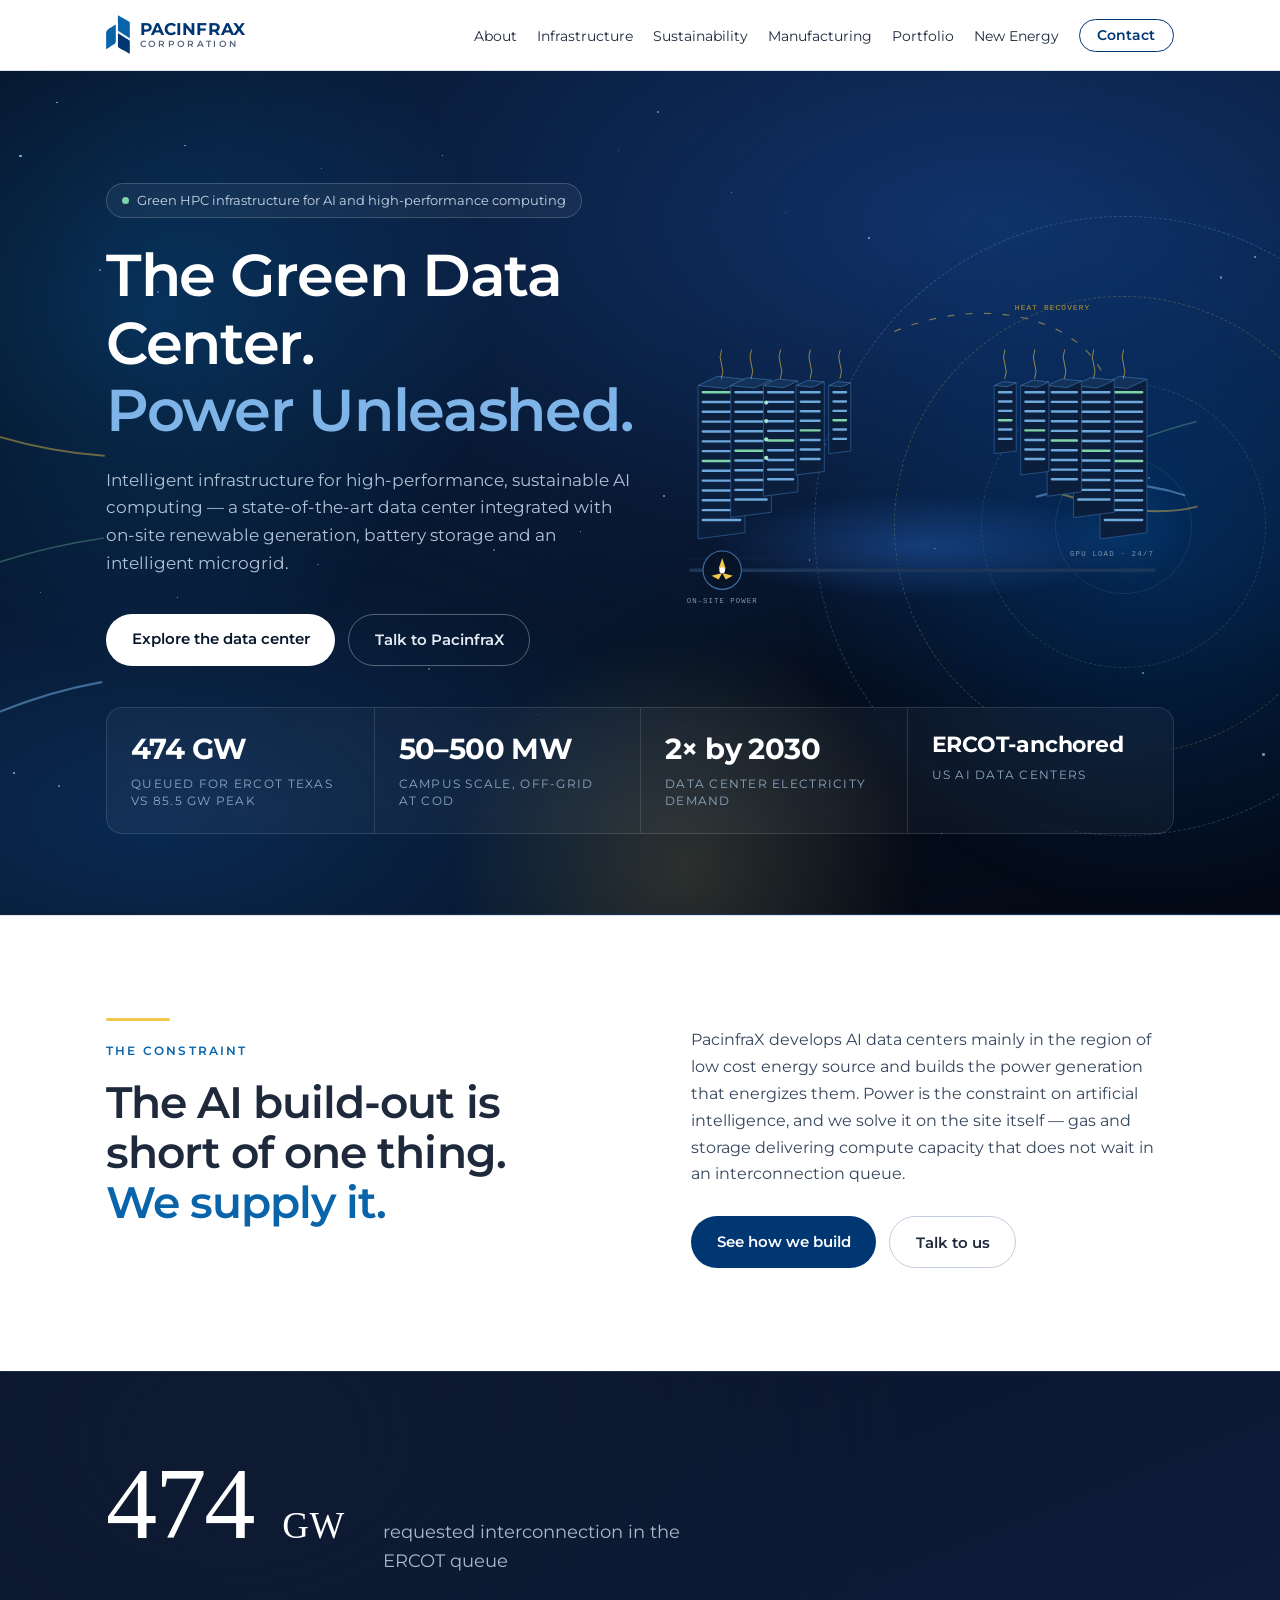
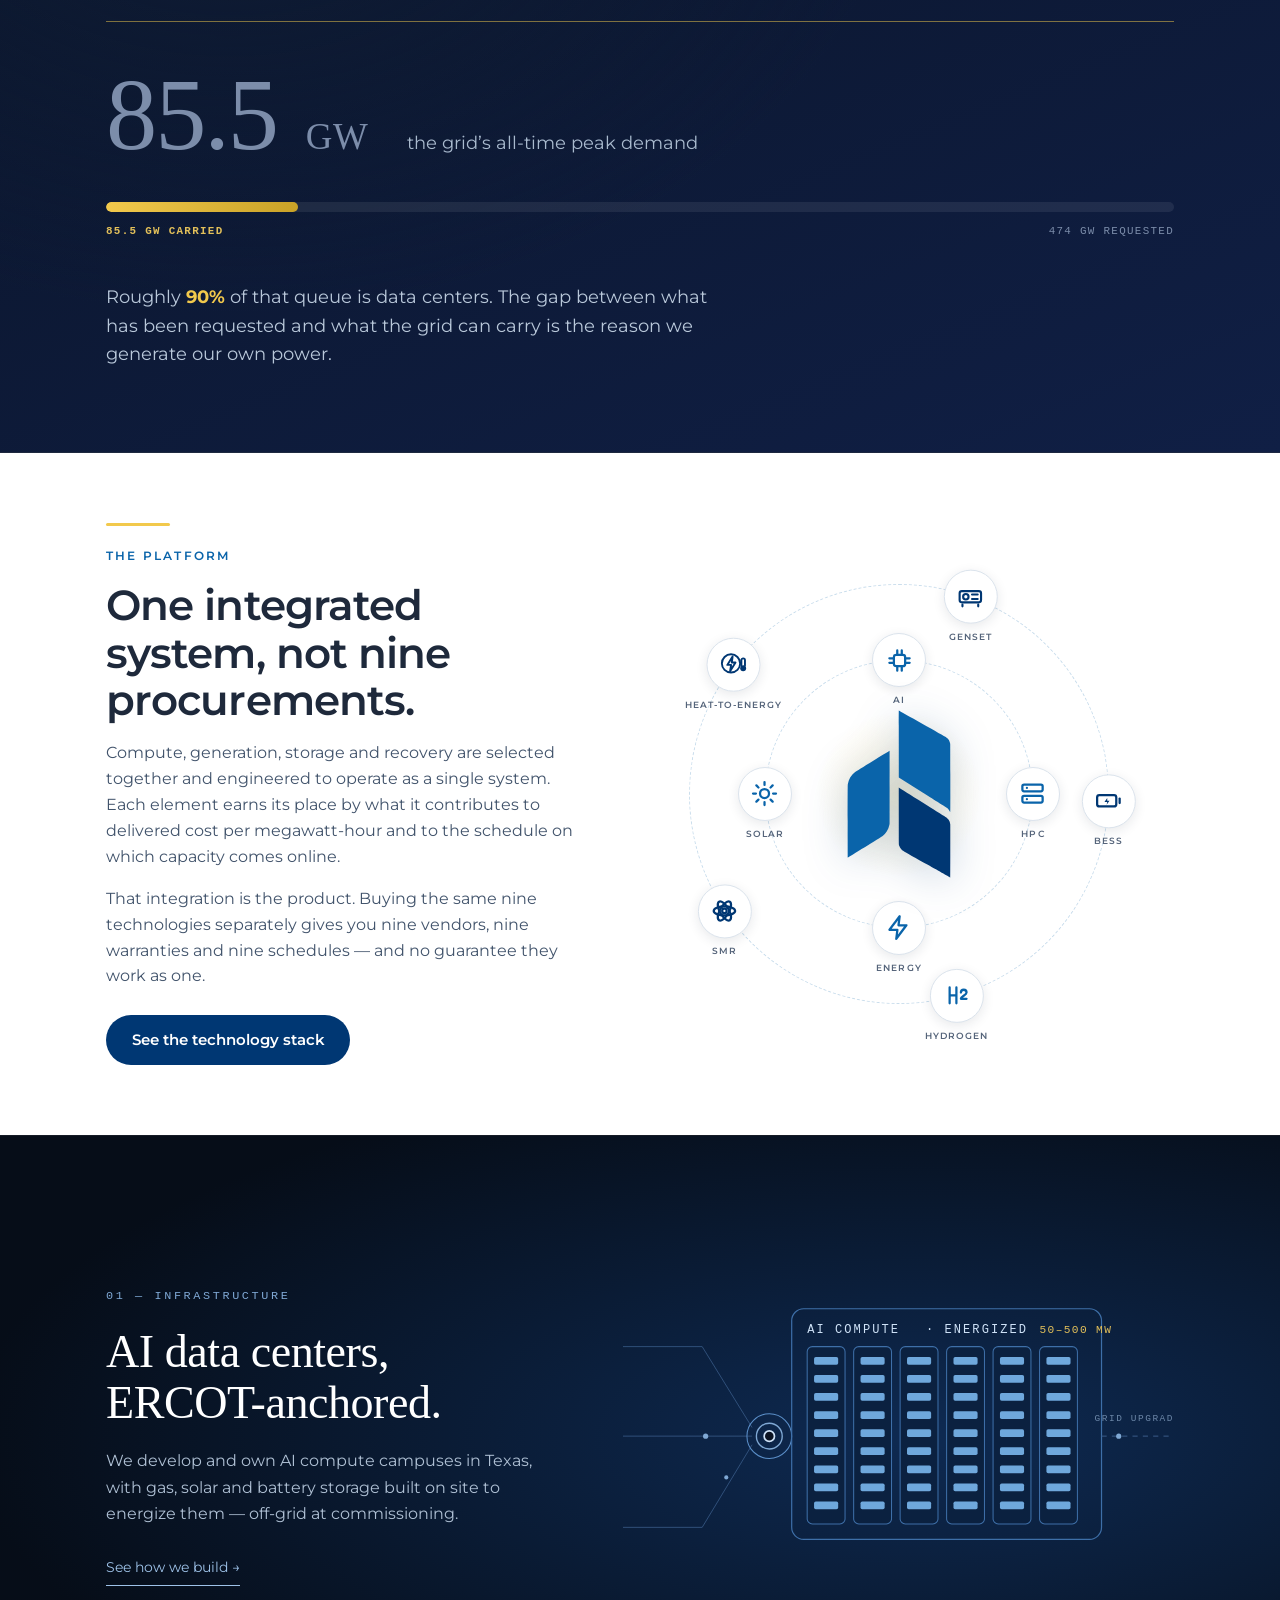
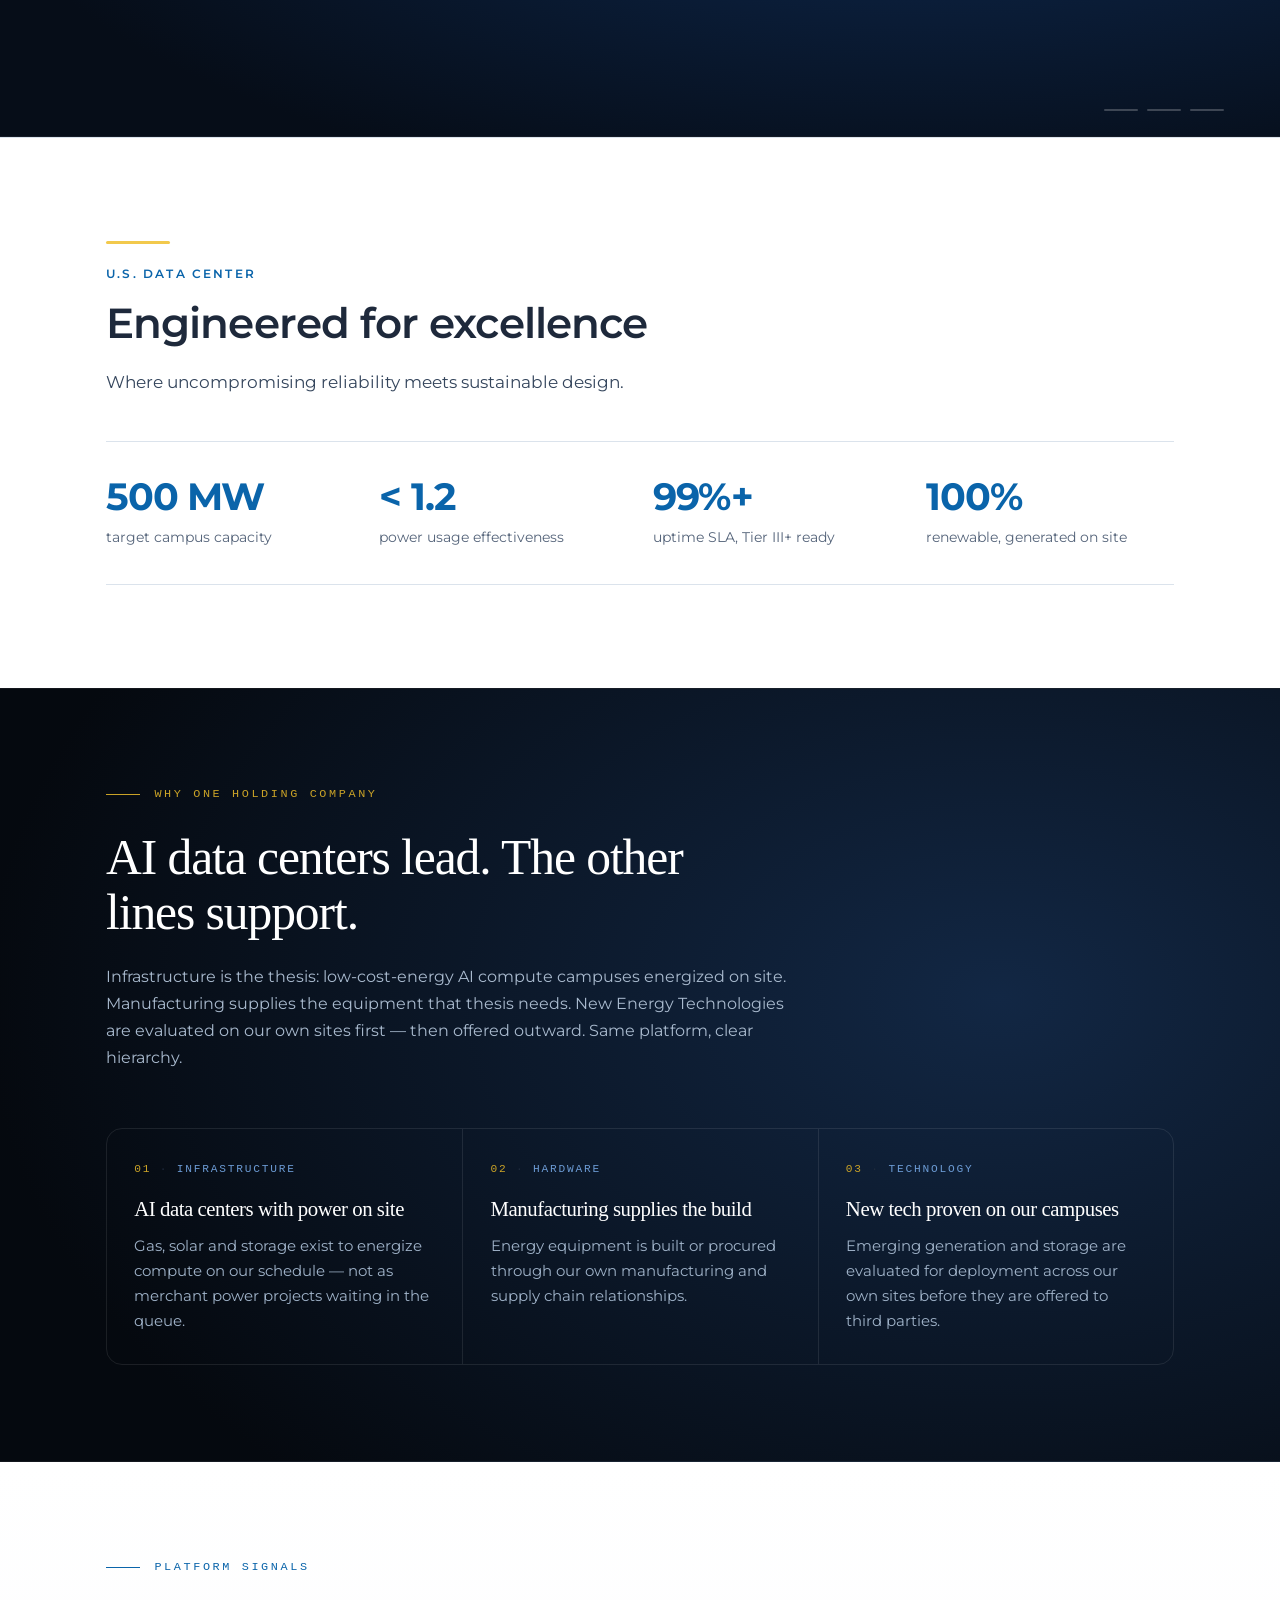
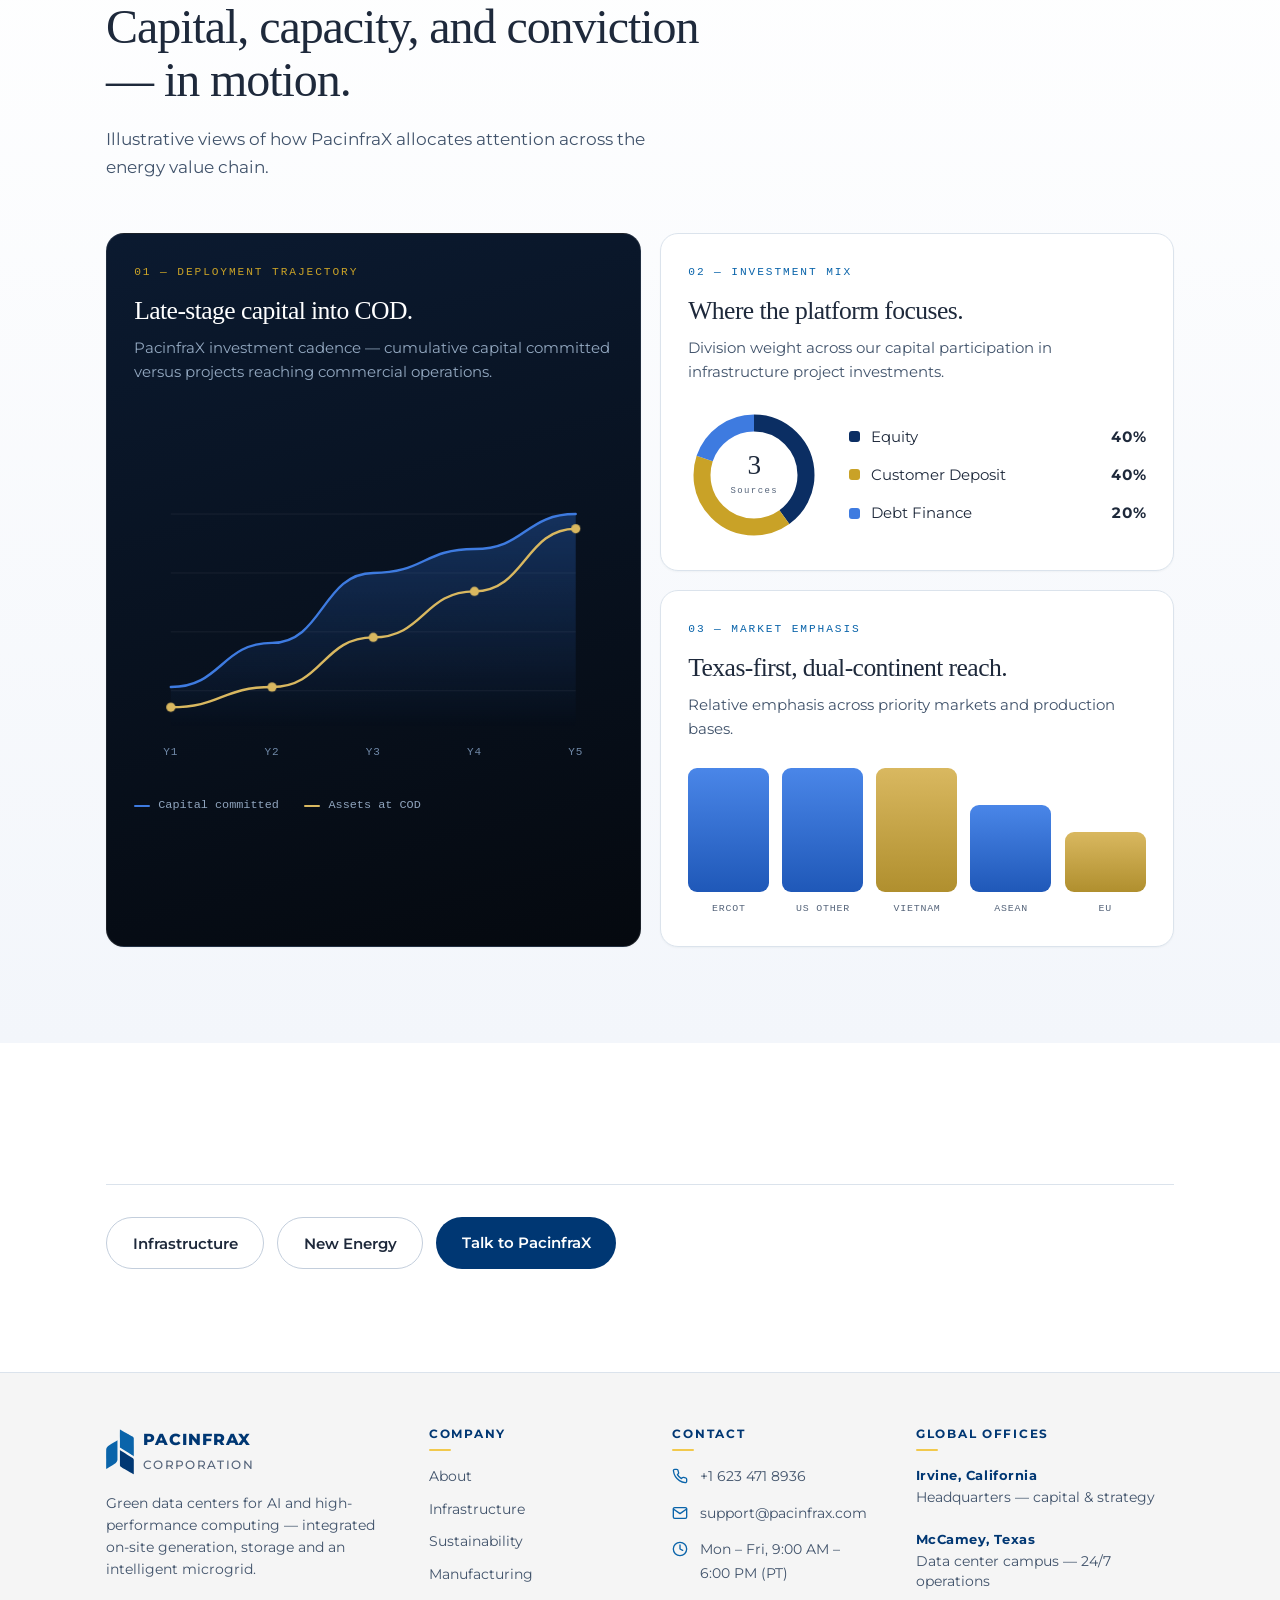
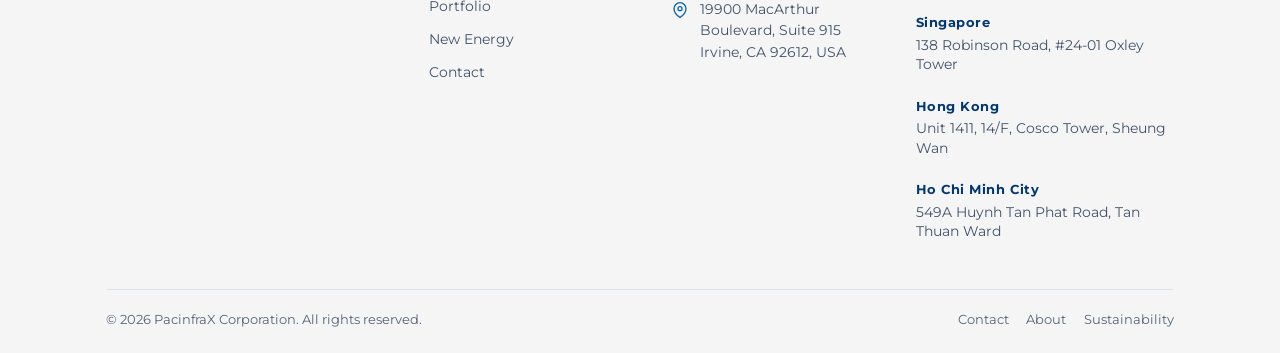
<file: index.html>
<!DOCTYPE html>
<html lang="en">
<head>
  <meta charset="utf-8">
  <meta name="viewport" content="width=device-width, initial-scale=1">
  <meta name="color-scheme" content="light">
  <meta name="theme-color" content="#003773">

  <title>PacinfraX Corporation — The Green Data Center, Power Unleashed.</title>
  <meta name="description" content="Intelligent infrastructure for high-performance, sustainable AI computing. A green data center integrated with on-site renewable generation, battery storage and an intelligent microgrid.">

  <link rel="icon" href="data:image/svg+xml,%3Csvg xmlns='http://www.w3.org/2000/svg' viewBox='0 0 48 48'%3E%3Crect width='48' height='48' rx='10' fill='%23FFFFFF'/%3E%3Cpath d='M20 8 8 15v18l12-7z' fill='%230A64AA'/%3E%3Cpath d='M28 8v18l12 7V15z' fill='%230A64AA'/%3E%3Cpath d='M28 28v12l12 7V35z' fill='%23003773'/%3E%3C/svg%3E">
  <link rel="preconnect" href="https://fonts.googleapis.com">
  <link rel="preconnect" href="https://fonts.gstatic.com" crossorigin>
  <link href="https://fonts.googleapis.com/css2?family=Montserrat:wght@400;500;600;700;800&display=swap" rel="stylesheet">
  <link rel="stylesheet" href="styles.css">
</head>

<body>

<!-- ═══ SITE NAVIGATION ════════════════════════════════════════════════
     The drawer is a checkbox + label. No JavaScript opens or closes it.
     ════════════════════════════════════════════════════════════════════ -->
<nav class="site-nav">
  <input type="checkbox" id="nav-toggle" class="nav-toggle" aria-label="Open navigation menu">

  <div class="wrap">
    <a class="brand" href="index.html">
      <svg viewBox="0 0 1264 2046" width="30" height="49" aria-hidden="true"><path fill="#0A64AA" d="M8.26,1354.25C8.52,935.13 8.63,911.96 10.32,902.00C20.80,840.54 50.66,790.71 98.43,754.98C105.84,749.44 515.99,496.00 517.55,496.00C517.81,496.00 517.90,695.91 517.76,940.25L517.50,1384.50L515.21,1396.00C503.65,1454.18 473.91,1502.65 429.50,1535.69C421.38,1541.73 10.11,1796.00 8.46,1796.00C8.19,1796.00 8.10,1597.21 8.26,1354.25ZM1254.14,1245.00C1248.78,1227.35 1231.68,1203.67 1214.29,1189.83C1210.80,1187.06 1077.80,1103.21 918.73,1003.49L629.50,822.19L629.25,415.10C629.11,191.19 629.17,8.00 629.39,8.00C630.38,8.00 1198.20,328.75 1203.50,332.30C1206.80,334.51 1214.06,340.86 1219.63,346.41C1237.31,364.03 1247.90,383.48 1253.72,409.03C1255.30,415.97 1255.44,442.14 1255.72,781.00C1256.09,1225.00 1256.00,1251.14 1254.14,1245.00Z"/><path fill="#003773" d="M970.58,1877.49C814.42,1789.32 683.35,1714.82 679.32,1711.94C659.83,1698.00 642.95,1674.69 635.17,1651.00C629.09,1632.47 629.61,1664.38 629.28,1287.24L628.98,943.97L637.24,949.14C742.50,1014.97 1199.19,1301.41 1203.50,1304.30C1212.73,1310.49 1228.94,1327.24 1235.59,1337.48C1245.78,1353.16 1252.65,1372.13 1254.96,1390.97C1256.18,1400.89 1256.46,2038.06 1255.25,2037.90C1254.84,2037.85 1126.73,1965.66 970.58,1877.49Z"/></svg>
      <span class="brand-text">
        <span class="brand-name">PACINFRAX</span>
        <i class="brand-suffix">CORPORATION</i>
      </span>
    </a>

    <ul class="nav-links">
        <li><a href="about.html">About</a></li>
        <li><a href="infrastructure.html">Infrastructure</a></li>
        <li><a href="sustainability.html">Sustainability</a></li>
        <li><a href="manufacturing.html">Manufacturing</a></li>
        <li><a href="portfolio.html">Portfolio</a></li>
        <li><a href="new-energy.html">New Energy</a></li>
        <li><a class="nav-cta" href="contact.html">Contact</a></li>
    </ul>

    <label class="nav-burger" for="nav-toggle" aria-hidden="true"><span></span></label>
  </div>

  <div class="nav-drawer" id="nav-drawer">
    <div class="nav-drawer-inner">
        <a href="index.html" class="is-active">Home</a>
        <a href="about.html">About</a>
        <a href="infrastructure.html">Infrastructure</a>
        <a href="sustainability.html">Sustainability</a>
        <a href="manufacturing.html">Manufacturing</a>
        <a href="portfolio.html">Portfolio</a>
        <a href="new-energy.html">New Energy</a>
        <a class="is-cta" href="contact.html">Contact</a>
    </div>
  </div>
</nav>


<!-- ═══ HERO ═══════════════════════════════════════════════════════════ -->
<section class="hero" id="top">
    <div class="sky" aria-hidden="true">
      <div class="sky-stars"><i style="left:45.3%;top:54.6%;width:1.5px;height:1.5px;animation-delay:2.3s;opacity:0.93"></i><i style="left:19.6%;top:77.6%;width:1.5px;height:1.5px;animation-delay:3.1s;opacity:0.90"></i><i style="left:10.2%;top:30.5%;width:1px;height:1px;animation-delay:2.7s;opacity:0.95"></i><i style="left:63.2%;top:58.0%;width:1.5px;height:1.5px;animation-delay:4.8s;opacity:0.83"></i><i style="left:61.3%;top:16.8%;width:1px;height:1px;animation-delay:4.2s;opacity:0.53"></i><i style="left:4.5%;top:84.7%;width:2px;height:2px;animation-delay:0.2s;opacity:0.73"></i><i style="left:44.2%;top:81.2%;width:2px;height:2px;animation-delay:1.2s;opacity:0.65"></i><i style="left:1.5%;top:10.0%;width:2.5px;height:2.5px;animation-delay:1.4s;opacity:1.00"></i><i style="left:98.6%;top:81.0%;width:2.5px;height:2.5px;animation-delay:1.3s;opacity:0.88"></i><i style="left:51.3%;top:4.8%;width:2px;height:2px;animation-delay:3.8s;opacity:0.70"></i><i style="left:84.0%;top:38.3%;width:1px;height:1px;animation-delay:4.2s;opacity:0.50"></i><i style="left:21.6%;top:87.6%;width:1.5px;height:1.5px;animation-delay:1.9s;opacity:0.85"></i><i style="left:42.1%;top:55.2%;width:1px;height:1px;animation-delay:3.9s;opacity:0.63"></i><i style="left:9.5%;top:33.3%;width:1.5px;height:1.5px;animation-delay:3.8s;opacity:0.56"></i><i style="left:25.1%;top:11.5%;width:1px;height:1px;animation-delay:2.3s;opacity:0.74"></i><i style="left:67.8%;top:19.7%;width:2px;height:2px;animation-delay:1.0s;opacity:0.87"></i><i style="left:13.8%;top:62.5%;width:1px;height:1px;animation-delay:2.0s;opacity:1.00"></i><i style="left:1.0%;top:83.2%;width:2px;height:2px;animation-delay:1.5s;opacity:0.94"></i><i style="left:21.6%;top:39.1%;width:2px;height:2px;animation-delay:3.2s;opacity:0.55"></i><i style="left:98.0%;top:22.0%;width:1.5px;height:1.5px;animation-delay:0.0s;opacity:0.81"></i><i style="left:82.4%;top:38.3%;width:1px;height:1px;animation-delay:0.5s;opacity:0.79"></i><i style="left:24.8%;top:58.5%;width:1.5px;height:1.5px;animation-delay:3.1s;opacity:0.56"></i><i style="left:58.6%;top:80.2%;width:1px;height:1px;animation-delay:4.3s;opacity:0.59"></i><i style="left:16.1%;top:87.4%;width:2px;height:2px;animation-delay:1.2s;opacity:0.59"></i><i style="left:73.5%;top:90.4%;width:1px;height:1px;animation-delay:3.4s;opacity:0.69"></i><i style="left:48.3%;top:9.4%;width:1px;height:1px;animation-delay:0.5s;opacity:0.52"></i><i style="left:95.3%;top:24.4%;width:2.5px;height:2.5px;animation-delay:2.0s;opacity:0.71"></i><i style="left:89.7%;top:48.2%;width:2px;height:2px;animation-delay:0.9s;opacity:0.86"></i><i style="left:7.7%;top:23.5%;width:2px;height:2px;animation-delay:3.3s;opacity:0.81"></i><i style="left:8.3%;top:22.0%;width:1px;height:1px;animation-delay:3.7s;opacity:0.53"></i><i style="left:41.3%;top:25.4%;width:1px;height:1px;animation-delay:0.9s;opacity:0.68"></i><i style="left:57.1%;top:14.4%;width:1.5px;height:1.5px;animation-delay:0.7s;opacity:0.73"></i><i style="left:33.4%;top:70.9%;width:2px;height:2px;animation-delay:2.9s;opacity:0.57"></i><i style="left:4.4%;top:3.7%;width:1.5px;height:1.5px;animation-delay:3.5s;opacity:0.98"></i><i style="left:3.1%;top:61.8%;width:1.5px;height:1.5px;animation-delay:0.3s;opacity:0.66"></i><i style="left:14.4%;top:8.8%;width:1.5px;height:1.5px;animation-delay:2.7s;opacity:0.87"></i><i style="left:89.2%;top:71.3%;width:2.5px;height:2.5px;animation-delay:0.6s;opacity:0.98"></i><i style="left:34.5%;top:10.0%;width:1.5px;height:1.5px;animation-delay:4.5s;opacity:0.94"></i><i style="left:41.9%;top:76.3%;width:1.5px;height:1.5px;animation-delay:2.9s;opacity:0.81"></i><i style="left:38.5%;top:56.8%;width:2px;height:2px;animation-delay:0.4s;opacity:0.55"></i><i style="left:12.3%;top:26.2%;width:1.5px;height:1.5px;animation-delay:3.6s;opacity:0.69"></i><i style="left:73.0%;top:56.6%;width:1.5px;height:1.5px;animation-delay:2.3s;opacity:0.77"></i><i style="left:51.8%;top:50.4%;width:1.5px;height:1.5px;animation-delay:3.0s;opacity:0.74"></i><i style="left:23.6%;top:67.6%;width:1.5px;height:1.5px;animation-delay:3.9s;opacity:0.83"></i></div>
      <span class="sky-blob b1"></span>
      <span class="sky-blob b2"></span>
      <span class="sky-blob b3"></span>
      <div class="sky-rings"><i></i><i></i><i></i><i></i></div>
      <div class="sky-arc">
        <svg viewBox="0 0 1200 600" preserveAspectRatio="none">
          <path d="M-40 470 C240 360 460 520 760 380 S1120 300 1240 360"
                stroke="#6FA8DC" stroke-width="1.6" opacity=".55"/>
          <path d="M-40 250 C260 340 520 150 820 250 S1140 320 1240 240"
                stroke="#F2C94C" stroke-width="1.4" opacity=".42"
                style="animation-delay:-3s;animation-duration:11s"/>
          <path d="M-40 360 C300 260 540 430 880 320 S1160 240 1240 300"
                stroke="#7FD4A8" stroke-width="1.2" opacity=".32"
                style="animation-delay:-6s;animation-duration:13s"/>
        </svg>
      </div>
    </div>
  <div class="wrap hero-grid">
   <div class="hero-copy">

    <div class="tagline-pill">
      <span class="dot"></span> Green HPC infrastructure for AI and high-performance computing
    </div>

    <h1>The Green Data Center.
      <span class="text-blue" style="white-space:nowrap">Power Unleashed.</span></h1>

    <p class="lead">Intelligent infrastructure for high-performance, sustainable AI computing —
      a state-of-the-art data center integrated with on-site renewable generation, battery
      storage and an intelligent microgrid.</p>

    <div class="btn-row">
      <a class="btn btn-primary"   href="infrastructure.html">Explore the data center</a>
      <a class="btn btn-secondary" href="contact.html">Talk to PacinfraX</a>
    </div>

   </div>
   <div class="hero-dc"><svg viewBox="0 0 680 560" xmlns="http://www.w3.org/2000/svg"
     role="img" aria-label="An AI data center hall: on-site generation feeds a power spine into racks under load, with waste heat recovered back to the turbine">
  <defs>
    <radialGradient id="dcFloor" cx="50%" cy="50%">
      <stop offset="0" stop-color="#2E6FD4" stop-opacity=".38"/>
      <stop offset="1" stop-color="#2E6FD4" stop-opacity="0"/>
    </radialGradient>
    <linearGradient id="dcSpine" x1="0" y1="0" x2="1" y2="0">
      <stop offset="0"  stop-color="#F2C94C"/>
      <stop offset="1"  stop-color="#6FA8DC"/>
    </linearGradient>
  </defs>

  <!-- floor plane -->
  <ellipse class="dc-glow" cx="340" cy="452" rx="300" ry="76" fill="url(#dcFloor)"/>
  <path d="M10 470 H670" stroke="#1D3556" stroke-width="1" opacity="0.55"/><path d="M83 417 H597" stroke="#1D3556" stroke-width="1" opacity="0.47"/><path d="M155 364 H525" stroke="#1D3556" stroke-width="1" opacity="0.40"/><path d="M221 316 H459" stroke="#1D3556" stroke-width="1" opacity="0.33"/><path d="M281 273 H399" stroke="#1D3556" stroke-width="1" opacity="0.26"/>

  <!-- heat recovery loop: hall tops back to the turbine -->
  <path class="dc-loop" d="M300 150 C430 96 560 132 596 214 C620 272 590 330 540 356"
        stroke="#F2C94C" stroke-width="1.6" fill="none" opacity=".5"/>
  <text x="470" y="120" font-family="ui-monospace,Menlo,monospace" font-size="11"
        letter-spacing="1.6" fill="#B99433">HEAT RECOVERY</text>

  <!-- halls -->
  <g><path d="M590.0 442.0 L590.0 226.0 L656.0 217.2 L656.0 433.2 Z" fill="#0B1F3C" stroke="#2F5B92" stroke-width="1.1"/><path d="M590.0 226.0 L617.7 213.0 L656.0 217.2 L628.3 230.2 Z" fill="#123259" stroke="#3E6FA8" stroke-width="1"/><rect class="dc-led" x="595.0" y="233.7" width="56.0" height="3.4" rx="1.6" fill="#7FD4A8" style="animation-delay:0.90s;animation-duration:2.3s"/><rect class="dc-led" x="595.0" y="247.5" width="56.0" height="3.4" rx="1.6" fill="#6FA8DC" style="animation-delay:1.01s;animation-duration:2.3s"/><rect class="dc-led" x="595.0" y="261.3" width="56.0" height="3.4" rx="1.6" fill="#6FA8DC" style="animation-delay:1.12s;animation-duration:2.3s"/><rect class="dc-led" x="595.0" y="275.2" width="56.0" height="3.4" rx="1.6" fill="#6FA8DC" style="animation-delay:1.23s;animation-duration:2.3s"/><rect class="dc-led" x="595.0" y="289.0" width="56.0" height="3.4" rx="1.6" fill="#6FA8DC" style="animation-delay:1.34s;animation-duration:2.3s"/><rect class="dc-led" x="595.0" y="302.9" width="56.0" height="3.4" rx="1.6" fill="#6FA8DC" style="animation-delay:1.45s;animation-duration:2.3s"/><rect class="dc-led" x="595.0" y="316.7" width="56.0" height="3.4" rx="1.6" fill="#6FA8DC" style="animation-delay:1.56s;animation-duration:2.3s"/><rect class="dc-led" x="595.0" y="330.5" width="56.0" height="3.4" rx="1.6" fill="#7FD4A8" style="animation-delay:1.67s;animation-duration:2.3s"/><rect class="dc-led" x="595.0" y="344.4" width="56.0" height="3.4" rx="1.6" fill="#6FA8DC" style="animation-delay:1.78s;animation-duration:2.3s"/><rect class="dc-led" x="595.0" y="358.2" width="56.0" height="3.4" rx="1.6" fill="#6FA8DC" style="animation-delay:1.89s;animation-duration:2.3s"/><rect class="dc-led" x="595.0" y="372.1" width="56.0" height="3.4" rx="1.6" fill="#6FA8DC" style="animation-delay:2.00s;animation-duration:2.3s"/><rect class="dc-led" x="595.0" y="385.9" width="56.0" height="3.4" rx="1.6" fill="#6FA8DC" style="animation-delay:2.11s;animation-duration:2.3s"/><rect class="dc-led" x="595.0" y="399.7" width="56.0" height="3.4" rx="1.6" fill="#6FA8DC" style="animation-delay:2.22s;animation-duration:2.3s"/><rect class="dc-led" x="595.0" y="413.6" width="56.0" height="3.4" rx="1.6" fill="#6FA8DC" style="animation-delay:0.03s;animation-duration:2.3s"/><path d="M552.75 412.0 L552.75 226.0 L610.0 218.4 L610.0 404.4 Z" fill="#0B1F3C" stroke="#2F5B92" stroke-width="1.1"/><path d="M552.75 226.0 L576.8 214.9 L610.0 218.4 L586.0 229.6 Z" fill="#123259" stroke="#3E6FA8" stroke-width="1"/><rect class="dc-led" x="557.75" y="233.7" width="47.2" height="3.4" rx="1.6" fill="#6FA8DC" style="animation-delay:1.27s;animation-duration:2.8s"/><rect class="dc-led" x="557.75" y="247.4" width="47.2" height="3.4" rx="1.6" fill="#6FA8DC" style="animation-delay:1.38s;animation-duration:2.8s"/><rect class="dc-led" x="557.75" y="261.2" width="47.2" height="3.4" rx="1.6" fill="#6FA8DC" style="animation-delay:1.49s;animation-duration:2.8s"/><rect class="dc-led" x="557.75" y="274.9" width="47.2" height="3.4" rx="1.6" fill="#6FA8DC" style="animation-delay:1.60s;animation-duration:2.8s"/><rect class="dc-led" x="557.75" y="288.7" width="47.2" height="3.4" rx="1.6" fill="#6FA8DC" style="animation-delay:1.71s;animation-duration:2.8s"/><rect class="dc-led" x="557.75" y="302.4" width="47.2" height="3.4" rx="1.6" fill="#6FA8DC" style="animation-delay:1.82s;animation-duration:2.8s"/><rect class="dc-led" x="557.75" y="316.2" width="47.2" height="3.4" rx="1.6" fill="#7FD4A8" style="animation-delay:1.93s;animation-duration:2.8s"/><rect class="dc-led" x="557.75" y="329.9" width="47.2" height="3.4" rx="1.6" fill="#6FA8DC" style="animation-delay:2.04s;animation-duration:2.8s"/><rect class="dc-led" x="557.75" y="343.7" width="47.2" height="3.4" rx="1.6" fill="#6FA8DC" style="animation-delay:2.15s;animation-duration:2.8s"/><rect class="dc-led" x="557.75" y="357.4" width="47.2" height="3.4" rx="1.6" fill="#6FA8DC" style="animation-delay:2.26s;animation-duration:2.8s"/><rect class="dc-led" x="557.75" y="371.2" width="47.2" height="3.4" rx="1.6" fill="#6FA8DC" style="animation-delay:2.37s;animation-duration:2.8s"/><rect class="dc-led" x="557.75" y="384.9" width="47.2" height="3.4" rx="1.6" fill="#6FA8DC" style="animation-delay:2.48s;animation-duration:2.8s"/><path d="M515.5 382.0 L515.5 226.0 L564.0 219.7 L564.0 375.7 Z" fill="#0B1F3C" stroke="#2F5B92" stroke-width="1.1"/><path d="M515.5 226.0 L535.9 216.8 L564.0 219.7 L543.6 229.0 Z" fill="#123259" stroke="#3E6FA8" stroke-width="1"/><rect class="dc-led" x="520.5" y="233.7" width="38.5" height="3.4" rx="1.6" fill="#6FA8DC" style="animation-delay:1.64s;animation-duration:3.3s"/><rect class="dc-led" x="520.5" y="247.3" width="38.5" height="3.4" rx="1.6" fill="#6FA8DC" style="animation-delay:1.75s;animation-duration:3.3s"/><rect class="dc-led" x="520.5" y="260.9" width="38.5" height="3.4" rx="1.6" fill="#6FA8DC" style="animation-delay:1.86s;animation-duration:3.3s"/><rect class="dc-led" x="520.5" y="274.6" width="38.5" height="3.4" rx="1.6" fill="#6FA8DC" style="animation-delay:1.97s;animation-duration:3.3s"/><rect class="dc-led" x="520.5" y="288.2" width="38.5" height="3.4" rx="1.6" fill="#6FA8DC" style="animation-delay:2.08s;animation-duration:3.3s"/><rect class="dc-led" x="520.5" y="301.8" width="38.5" height="3.4" rx="1.6" fill="#7FD4A8" style="animation-delay:2.19s;animation-duration:3.3s"/><rect class="dc-led" x="520.5" y="315.4" width="38.5" height="3.4" rx="1.6" fill="#6FA8DC" style="animation-delay:2.30s;animation-duration:3.3s"/><rect class="dc-led" x="520.5" y="329.1" width="38.5" height="3.4" rx="1.6" fill="#6FA8DC" style="animation-delay:2.41s;animation-duration:3.3s"/><rect class="dc-led" x="520.5" y="342.7" width="38.5" height="3.4" rx="1.6" fill="#6FA8DC" style="animation-delay:2.52s;animation-duration:3.3s"/><rect class="dc-led" x="520.5" y="356.3" width="38.5" height="3.4" rx="1.6" fill="#6FA8DC" style="animation-delay:2.63s;animation-duration:3.3s"/><path d="M478.25 352.0 L478.25 226.0 L518.0 221.0 L518.0 347.0 Z" fill="#0B1F3C" stroke="#2F5B92" stroke-width="1.1"/><path d="M478.25 226.0 L494.9 218.6 L518.0 221.0 L501.3 228.4 Z" fill="#123259" stroke="#3E6FA8" stroke-width="1"/><rect class="dc-led" x="483.25" y="233.7" width="29.8" height="3.4" rx="1.6" fill="#6FA8DC" style="animation-delay:2.01s;animation-duration:2.3s"/><rect class="dc-led" x="483.25" y="247.1" width="29.8" height="3.4" rx="1.6" fill="#6FA8DC" style="animation-delay:2.12s;animation-duration:2.3s"/><rect class="dc-led" x="483.25" y="260.6" width="29.8" height="3.4" rx="1.6" fill="#6FA8DC" style="animation-delay:2.23s;animation-duration:2.3s"/><rect class="dc-led" x="483.25" y="274.0" width="29.8" height="3.4" rx="1.6" fill="#6FA8DC" style="animation-delay:0.04s;animation-duration:2.3s"/><rect class="dc-led" x="483.25" y="287.5" width="29.8" height="3.4" rx="1.6" fill="#7FD4A8" style="animation-delay:0.15s;animation-duration:2.3s"/><rect class="dc-led" x="483.25" y="300.9" width="29.8" height="3.4" rx="1.6" fill="#6FA8DC" style="animation-delay:0.26s;animation-duration:2.3s"/><rect class="dc-led" x="483.25" y="314.3" width="29.8" height="3.4" rx="1.6" fill="#6FA8DC" style="animation-delay:0.37s;animation-duration:2.3s"/><rect class="dc-led" x="483.25" y="327.8" width="29.8" height="3.4" rx="1.6" fill="#6FA8DC" style="animation-delay:0.48s;animation-duration:2.3s"/><path d="M441.0 322.0 L441.0 226.0 L472.0 222.3 L472.0 318.3 Z" fill="#0B1F3C" stroke="#2F5B92" stroke-width="1.1"/><path d="M441.0 226.0 L454.0 220.5 L472.0 222.3 L459.0 227.8 Z" fill="#123259" stroke="#3E6FA8" stroke-width="1"/><rect class="dc-led" x="446.0" y="233.7" width="21.0" height="3.4" rx="1.6" fill="#6FA8DC" style="animation-delay:2.38s;animation-duration:2.8s"/><rect class="dc-led" x="446.0" y="246.8" width="21.0" height="3.4" rx="1.6" fill="#6FA8DC" style="animation-delay:2.49s;animation-duration:2.8s"/><rect class="dc-led" x="446.0" y="260.0" width="21.0" height="3.4" rx="1.6" fill="#6FA8DC" style="animation-delay:2.60s;animation-duration:2.8s"/><rect class="dc-led" x="446.0" y="273.1" width="21.0" height="3.4" rx="1.6" fill="#7FD4A8" style="animation-delay:2.71s;animation-duration:2.8s"/><rect class="dc-led" x="446.0" y="286.2" width="21.0" height="3.4" rx="1.6" fill="#6FA8DC" style="animation-delay:0.02s;animation-duration:2.8s"/><rect class="dc-led" x="446.0" y="299.4" width="21.0" height="3.4" rx="1.6" fill="#6FA8DC" style="animation-delay:0.13s;animation-duration:2.8s"/></g>
  <g><path d="M24.0 442.0 L24.0 226.0 L90.0 217.2 L90.0 433.2 Z" fill="#0B1F3C" stroke="#2F5B92" stroke-width="1.1"/><path d="M24.0 226.0 L51.7 213.0 L90.0 217.2 L62.3 230.2 Z" fill="#123259" stroke="#3E6FA8" stroke-width="1"/><rect class="dc-led" x="29.0" y="233.7" width="56.0" height="3.4" rx="1.6" fill="#7FD4A8" style="animation-delay:0.00s;animation-duration:2.0s"/><rect class="dc-led" x="29.0" y="247.5" width="56.0" height="3.4" rx="1.6" fill="#6FA8DC" style="animation-delay:0.11s;animation-duration:2.0s"/><rect class="dc-led" x="29.0" y="261.3" width="56.0" height="3.4" rx="1.6" fill="#6FA8DC" style="animation-delay:0.22s;animation-duration:2.0s"/><rect class="dc-led" x="29.0" y="275.2" width="56.0" height="3.4" rx="1.6" fill="#6FA8DC" style="animation-delay:0.33s;animation-duration:2.0s"/><rect class="dc-led" x="29.0" y="289.0" width="56.0" height="3.4" rx="1.6" fill="#6FA8DC" style="animation-delay:0.44s;animation-duration:2.0s"/><rect class="dc-led" x="29.0" y="302.9" width="56.0" height="3.4" rx="1.6" fill="#6FA8DC" style="animation-delay:0.55s;animation-duration:2.0s"/><rect class="dc-led" x="29.0" y="316.7" width="56.0" height="3.4" rx="1.6" fill="#6FA8DC" style="animation-delay:0.66s;animation-duration:2.0s"/><rect class="dc-led" x="29.0" y="330.5" width="56.0" height="3.4" rx="1.6" fill="#7FD4A8" style="animation-delay:0.77s;animation-duration:2.0s"/><rect class="dc-led" x="29.0" y="344.4" width="56.0" height="3.4" rx="1.6" fill="#6FA8DC" style="animation-delay:0.88s;animation-duration:2.0s"/><rect class="dc-led" x="29.0" y="358.2" width="56.0" height="3.4" rx="1.6" fill="#6FA8DC" style="animation-delay:0.99s;animation-duration:2.0s"/><rect class="dc-led" x="29.0" y="372.1" width="56.0" height="3.4" rx="1.6" fill="#6FA8DC" style="animation-delay:1.10s;animation-duration:2.0s"/><rect class="dc-led" x="29.0" y="385.9" width="56.0" height="3.4" rx="1.6" fill="#6FA8DC" style="animation-delay:1.21s;animation-duration:2.0s"/><rect class="dc-led" x="29.0" y="399.7" width="56.0" height="3.4" rx="1.6" fill="#6FA8DC" style="animation-delay:1.32s;animation-duration:2.0s"/><rect class="dc-led" x="29.0" y="413.6" width="56.0" height="3.4" rx="1.6" fill="#6FA8DC" style="animation-delay:1.43s;animation-duration:2.0s"/><path d="M70.0 412.0 L70.0 226.0 L127.25 218.4 L127.25 404.4 Z" fill="#0B1F3C" stroke="#2F5B92" stroke-width="1.1"/><path d="M70.0 226.0 L94.0 214.9 L127.25 218.4 L103.2 229.6 Z" fill="#123259" stroke="#3E6FA8" stroke-width="1"/><rect class="dc-led" x="75.0" y="233.7" width="47.2" height="3.4" rx="1.6" fill="#6FA8DC" style="animation-delay:0.37s;animation-duration:2.5s"/><rect class="dc-led" x="75.0" y="247.4" width="47.2" height="3.4" rx="1.6" fill="#6FA8DC" style="animation-delay:0.48s;animation-duration:2.5s"/><rect class="dc-led" x="75.0" y="261.2" width="47.2" height="3.4" rx="1.6" fill="#6FA8DC" style="animation-delay:0.59s;animation-duration:2.5s"/><rect class="dc-led" x="75.0" y="274.9" width="47.2" height="3.4" rx="1.6" fill="#6FA8DC" style="animation-delay:0.70s;animation-duration:2.5s"/><rect class="dc-led" x="75.0" y="288.7" width="47.2" height="3.4" rx="1.6" fill="#6FA8DC" style="animation-delay:0.81s;animation-duration:2.5s"/><rect class="dc-led" x="75.0" y="302.4" width="47.2" height="3.4" rx="1.6" fill="#6FA8DC" style="animation-delay:0.92s;animation-duration:2.5s"/><rect class="dc-led" x="75.0" y="316.2" width="47.2" height="3.4" rx="1.6" fill="#7FD4A8" style="animation-delay:1.03s;animation-duration:2.5s"/><rect class="dc-led" x="75.0" y="329.9" width="47.2" height="3.4" rx="1.6" fill="#6FA8DC" style="animation-delay:1.14s;animation-duration:2.5s"/><rect class="dc-led" x="75.0" y="343.7" width="47.2" height="3.4" rx="1.6" fill="#6FA8DC" style="animation-delay:1.25s;animation-duration:2.5s"/><rect class="dc-led" x="75.0" y="357.4" width="47.2" height="3.4" rx="1.6" fill="#6FA8DC" style="animation-delay:1.36s;animation-duration:2.5s"/><rect class="dc-led" x="75.0" y="371.2" width="47.2" height="3.4" rx="1.6" fill="#6FA8DC" style="animation-delay:1.47s;animation-duration:2.5s"/><rect class="dc-led" x="75.0" y="384.9" width="47.2" height="3.4" rx="1.6" fill="#6FA8DC" style="animation-delay:1.58s;animation-duration:2.5s"/><path d="M116.0 382.0 L116.0 226.0 L164.5 219.7 L164.5 375.7 Z" fill="#0B1F3C" stroke="#2F5B92" stroke-width="1.1"/><path d="M116.0 226.0 L136.4 216.8 L164.5 219.7 L144.1 229.0 Z" fill="#123259" stroke="#3E6FA8" stroke-width="1"/><rect class="dc-led" x="121.0" y="233.7" width="38.5" height="3.4" rx="1.6" fill="#6FA8DC" style="animation-delay:0.74s;animation-duration:3.0s"/><rect class="dc-led" x="121.0" y="247.3" width="38.5" height="3.4" rx="1.6" fill="#6FA8DC" style="animation-delay:0.85s;animation-duration:3.0s"/><rect class="dc-led" x="121.0" y="260.9" width="38.5" height="3.4" rx="1.6" fill="#6FA8DC" style="animation-delay:0.96s;animation-duration:3.0s"/><rect class="dc-led" x="121.0" y="274.6" width="38.5" height="3.4" rx="1.6" fill="#6FA8DC" style="animation-delay:1.07s;animation-duration:3.0s"/><rect class="dc-led" x="121.0" y="288.2" width="38.5" height="3.4" rx="1.6" fill="#6FA8DC" style="animation-delay:1.18s;animation-duration:3.0s"/><rect class="dc-led" x="121.0" y="301.8" width="38.5" height="3.4" rx="1.6" fill="#7FD4A8" style="animation-delay:1.29s;animation-duration:3.0s"/><rect class="dc-led" x="121.0" y="315.4" width="38.5" height="3.4" rx="1.6" fill="#6FA8DC" style="animation-delay:1.40s;animation-duration:3.0s"/><rect class="dc-led" x="121.0" y="329.1" width="38.5" height="3.4" rx="1.6" fill="#6FA8DC" style="animation-delay:1.51s;animation-duration:3.0s"/><rect class="dc-led" x="121.0" y="342.7" width="38.5" height="3.4" rx="1.6" fill="#6FA8DC" style="animation-delay:1.62s;animation-duration:3.0s"/><rect class="dc-led" x="121.0" y="356.3" width="38.5" height="3.4" rx="1.6" fill="#6FA8DC" style="animation-delay:1.73s;animation-duration:3.0s"/><path d="M162.0 352.0 L162.0 226.0 L201.75 221.0 L201.75 347.0 Z" fill="#0B1F3C" stroke="#2F5B92" stroke-width="1.1"/><path d="M162.0 226.0 L178.7 218.6 L201.75 221.0 L185.1 228.4 Z" fill="#123259" stroke="#3E6FA8" stroke-width="1"/><rect class="dc-led" x="167.0" y="233.7" width="29.8" height="3.4" rx="1.6" fill="#6FA8DC" style="animation-delay:1.11s;animation-duration:2.0s"/><rect class="dc-led" x="167.0" y="247.1" width="29.8" height="3.4" rx="1.6" fill="#6FA8DC" style="animation-delay:1.22s;animation-duration:2.0s"/><rect class="dc-led" x="167.0" y="260.6" width="29.8" height="3.4" rx="1.6" fill="#6FA8DC" style="animation-delay:1.33s;animation-duration:2.0s"/><rect class="dc-led" x="167.0" y="274.0" width="29.8" height="3.4" rx="1.6" fill="#6FA8DC" style="animation-delay:1.44s;animation-duration:2.0s"/><rect class="dc-led" x="167.0" y="287.5" width="29.8" height="3.4" rx="1.6" fill="#7FD4A8" style="animation-delay:1.55s;animation-duration:2.0s"/><rect class="dc-led" x="167.0" y="300.9" width="29.8" height="3.4" rx="1.6" fill="#6FA8DC" style="animation-delay:1.66s;animation-duration:2.0s"/><rect class="dc-led" x="167.0" y="314.3" width="29.8" height="3.4" rx="1.6" fill="#6FA8DC" style="animation-delay:1.77s;animation-duration:2.0s"/><rect class="dc-led" x="167.0" y="327.8" width="29.8" height="3.4" rx="1.6" fill="#6FA8DC" style="animation-delay:1.88s;animation-duration:2.0s"/><path d="M208.0 322.0 L208.0 226.0 L239.0 222.3 L239.0 318.3 Z" fill="#0B1F3C" stroke="#2F5B92" stroke-width="1.1"/><path d="M208.0 226.0 L221.0 220.5 L239.0 222.3 L226.0 227.8 Z" fill="#123259" stroke="#3E6FA8" stroke-width="1"/><rect class="dc-led" x="213.0" y="233.7" width="21.0" height="3.4" rx="1.6" fill="#6FA8DC" style="animation-delay:1.48s;animation-duration:2.5s"/><rect class="dc-led" x="213.0" y="246.8" width="21.0" height="3.4" rx="1.6" fill="#6FA8DC" style="animation-delay:1.59s;animation-duration:2.5s"/><rect class="dc-led" x="213.0" y="260.0" width="21.0" height="3.4" rx="1.6" fill="#6FA8DC" style="animation-delay:1.70s;animation-duration:2.5s"/><rect class="dc-led" x="213.0" y="273.1" width="21.0" height="3.4" rx="1.6" fill="#7FD4A8" style="animation-delay:1.81s;animation-duration:2.5s"/><rect class="dc-led" x="213.0" y="286.2" width="21.0" height="3.4" rx="1.6" fill="#6FA8DC" style="animation-delay:1.92s;animation-duration:2.5s"/><rect class="dc-led" x="213.0" y="299.4" width="21.0" height="3.4" rx="1.6" fill="#6FA8DC" style="animation-delay:2.03s;animation-duration:2.5s"/></g>

  <!-- inter-hall traffic -->
  <g><circle class="dc-packet" cx="120" cy="250" r="3" fill="#9EE7C4" style="--dx:300px;animation-delay:0.0s"/><circle class="dc-packet" cx="120" cy="276" r="3" fill="#9EE7C4" style="--dx:322px;animation-delay:0.8s"/><circle class="dc-packet" cx="120" cy="302" r="3" fill="#9EE7C4" style="--dx:344px;animation-delay:1.6s"/><circle class="dc-packet" cx="120" cy="328" r="3" fill="#9EE7C4" style="--dx:366px;animation-delay:2.4s"/></g>

  <!-- heat plumes -->
  <g><path class="dc-heat" d="M57 216 q4 -10 0 -20 q-4 -10 0 -20" stroke="#F2C94C" stroke-width="1.4" fill="none" stroke-linecap="round" opacity=".6" style="animation-delay:0.00s"/><path class="dc-heat" d="M623 216 q4 -10 0 -20 q-4 -10 0 -20" stroke="#F2C94C" stroke-width="1.4" fill="none" stroke-linecap="round" opacity=".6" style="animation-delay:0.70s"/><path class="dc-heat" d="M99 216 q4 -10 0 -20 q-4 -10 0 -20" stroke="#F2C94C" stroke-width="1.4" fill="none" stroke-linecap="round" opacity=".6" style="animation-delay:0.50s"/><path class="dc-heat" d="M581 216 q4 -10 0 -20 q-4 -10 0 -20" stroke="#F2C94C" stroke-width="1.4" fill="none" stroke-linecap="round" opacity=".6" style="animation-delay:1.20s"/><path class="dc-heat" d="M140 216 q4 -10 0 -20 q-4 -10 0 -20" stroke="#F2C94C" stroke-width="1.4" fill="none" stroke-linecap="round" opacity=".6" style="animation-delay:1.00s"/><path class="dc-heat" d="M540 216 q4 -10 0 -20 q-4 -10 0 -20" stroke="#F2C94C" stroke-width="1.4" fill="none" stroke-linecap="round" opacity=".6" style="animation-delay:1.70s"/><path class="dc-heat" d="M182 216 q4 -10 0 -20 q-4 -10 0 -20" stroke="#F2C94C" stroke-width="1.4" fill="none" stroke-linecap="round" opacity=".6" style="animation-delay:1.50s"/><path class="dc-heat" d="M498 216 q4 -10 0 -20 q-4 -10 0 -20" stroke="#F2C94C" stroke-width="1.4" fill="none" stroke-linecap="round" opacity=".6" style="animation-delay:2.20s"/><path class="dc-heat" d="M224 216 q4 -10 0 -20 q-4 -10 0 -20" stroke="#F2C94C" stroke-width="1.4" fill="none" stroke-linecap="round" opacity=".6" style="animation-delay:2.00s"/><path class="dc-heat" d="M456 216 q4 -10 0 -20 q-4 -10 0 -20" stroke="#F2C94C" stroke-width="1.4" fill="none" stroke-linecap="round" opacity=".6" style="animation-delay:2.70s"/></g>

  <!-- power spine across the front -->
  <path d="M14 486 H666" stroke="#1D3556" stroke-width="5" stroke-linecap="round"/>
  <path class="dc-pulse" d="M14 486 H666" stroke="url(#dcSpine)" stroke-width="3"
        stroke-linecap="round" fill="none"/>

  <!-- generation: turbine driving the spine -->
  <circle cx="58" cy="486" r="27" fill="#071427" stroke="#3E6FA8" stroke-width="1.6"/>
  <g class="dc-rotor">
    <path d="M58 469 L63 484 L53 484 Z" fill="#F2C94C"/>
    <path d="M73 494 L58 490 L63 499 Z" fill="#F2C94C"/>
    <path d="M43 494 L58 490 L53 499 Z" fill="#F2C94C"/>
  </g>
  <circle cx="58" cy="486" r="4" fill="#FFFFFF"/>
  <text x="58" y="532" text-anchor="middle" font-family="ui-monospace,Menlo,monospace"
        font-size="10.5" letter-spacing="1.4" fill="#7C93AE">ON-SITE POWER</text>

  <!-- load readout -->
  <text x="666" y="466" text-anchor="end" font-family="ui-monospace,Menlo,monospace"
        font-size="10.5" letter-spacing="1.6" fill="#7C93AE">GPU LOAD · 24/7</text>
</svg></div>
  </div>

  <div class="wrap">
    <!-- market context -->
    <div class="stat-band">
      <div><b>474 GW</b><span>Queued for ERCOT Texas vs 85.5 GW peak</span></div>
      <div><b>50&ndash;500 MW</b><span>Campus scale, off-grid at COD</span></div>
      <div><b>2&times; by 2030</b><span>Data center electricity demand</span></div>
      <div><b class="is-word">ERCOT-anchored</b><span>US AI data centers</span></div>
    </div>
  </div>
</section>

<!-- ═══ THESIS ═════════════════════════════════════════════════════════ -->
<section class="section rule thesis">
  <div class="wrap thesis-grid">

    <div class="thesis-head">
      <div class="gold-rule"></div>
      <div class="eyebrow">The constraint</div>
      <h2>The AI build-out is short of one thing.
        <span class="text-blue">We supply it.</span></h2>
    </div>

    <div class="thesis-body">
      <p>PacinfraX develops AI data centers mainly in the region of low cost energy source
         and builds the power generation that energizes them. Power is the constraint on
         artificial intelligence, and we solve it on the site itself &mdash; gas and storage
         delivering compute capacity that does not wait in an interconnection queue.</p>

      <div class="btn-row">
        <a class="btn btn-primary"   href="infrastructure.html">See how we build</a>
        <a class="btn btn-secondary" href="contact.html">Talk to us</a>
      </div>
    </div>

  </div>
</section>

<!-- ═══ THE QUEUE GAP ══════════════════════════════════════════════════ -->
<section class="queue" id="queue">
  <div class="wrap">

    <div class="queue-row">
      <div class="queue-figure queue-figure--requested">474<small>GW</small></div>
      <p class="queue-caption">requested interconnection in the ERCOT queue</p>
    </div>

    <div class="queue-rule"></div>

    <div class="queue-row">
      <div class="queue-figure queue-figure--carried">85.5<small>GW</small></div>
      <p class="queue-caption">the grid&rsquo;s all-time peak demand</p>
    </div>

    <div class="queue-bar" aria-hidden="true"><i></i></div>
    <div class="queue-bar-labels">
      <span><b>85.5 GW carried</b></span>
      <span>474 GW requested</span>
    </div>

    <p class="queue-note">Roughly <b>90%</b> of that queue is data centers. The gap between what
       has been requested and what the grid can carry is the reason we generate our own power.</p>

  </div>
</section>

<!-- ═══ ORBITAL PLATFORM DIAGRAM ═══════════════════════════════════════ -->
<section class="section orbit-section">
  <div class="wrap orbit-layout">

    <div class="orbit-copy">
      <div class="gold-rule"></div>
      <div class="eyebrow">The Platform</div>
      <h2>One integrated system, not nine procurements.</h2>
      <p>Compute, generation, storage and recovery are selected together and engineered to
         operate as a single system. Each element earns its place by what it contributes to
         delivered cost per megawatt-hour and to the schedule on which capacity comes online.</p>
      <p>That integration is the product. Buying the same nine technologies separately gives
         you nine vendors, nine warranties and nine schedules &mdash; and no guarantee they
         work as one.</p>
      <div class="btn-row">
        <a class="btn btn-primary" href="new-energy.html">See the technology stack</a>
      </div>
    </div>

    <div class="orbit" role="img"
         aria-label="PacinfraX integrated platform: AI, HPC, energy, solar, generation, storage, hydrogen, modular nuclear and heat-to-energy recovery">

      <span class="orbit-halo" aria-hidden="true"></span>
      <span class="orbit-center"><svg viewBox="0 0 1264 2046" width="30" height="49" aria-hidden="true"><path fill="#0A64AA" d="M8.26,1354.25C8.52,935.13 8.63,911.96 10.32,902.00C20.80,840.54 50.66,790.71 98.43,754.98C105.84,749.44 515.99,496.00 517.55,496.00C517.81,496.00 517.90,695.91 517.76,940.25L517.50,1384.50L515.21,1396.00C503.65,1454.18 473.91,1502.65 429.50,1535.69C421.38,1541.73 10.11,1796.00 8.46,1796.00C8.19,1796.00 8.10,1597.21 8.26,1354.25ZM1254.14,1245.00C1248.78,1227.35 1231.68,1203.67 1214.29,1189.83C1210.80,1187.06 1077.80,1103.21 918.73,1003.49L629.50,822.19L629.25,415.10C629.11,191.19 629.17,8.00 629.39,8.00C630.38,8.00 1198.20,328.75 1203.50,332.30C1206.80,334.51 1214.06,340.86 1219.63,346.41C1237.31,364.03 1247.90,383.48 1253.72,409.03C1255.30,415.97 1255.44,442.14 1255.72,781.00C1256.09,1225.00 1256.00,1251.14 1254.14,1245.00Z"/><path fill="#003773" d="M970.58,1877.49C814.42,1789.32 683.35,1714.82 679.32,1711.94C659.83,1698.00 642.95,1674.69 635.17,1651.00C629.09,1632.47 629.61,1664.38 629.28,1287.24L628.98,943.97L637.24,949.14C742.50,1014.97 1199.19,1301.41 1203.50,1304.30C1212.73,1310.49 1228.94,1327.24 1235.59,1337.48C1245.78,1353.16 1252.65,1372.13 1254.96,1390.97C1256.18,1400.89 1256.46,2038.06 1255.25,2037.90C1254.84,2037.85 1126.73,1965.66 970.58,1877.49Z"/></svg></span>

      <div class="orbit-ring orbit-ring--inner" aria-hidden="true">
          <span class="orbit-node" style="--angle:0deg">
            <span class="orbit-spin"><span class="orbit-fix">
              <span class="orbit-icon"><svg viewBox="0 0 24 24" fill="none" stroke="#0A64AA" stroke-width="2"><rect x="7" y="7" width="10" height="10" rx="2"/><path d="M10 3v4M14 3v4M10 17v4M14 17v4M3 10h4M3 14h4M17 10h4M17 14h4" stroke-linecap="round"/></svg></span>
              <span class="orbit-label">AI</span>
            </span></span>
          </span>
          <span class="orbit-node" style="--angle:90deg">
            <span class="orbit-spin"><span class="orbit-fix">
              <span class="orbit-icon"><svg viewBox="0 0 24 24" fill="none" stroke="#0A64AA" stroke-width="2"><rect x="3" y="4" width="18" height="6" rx="1.5"/><rect x="3" y="14" width="18" height="6" rx="1.5"/><path d="M7 7h.01M7 17h.01" stroke-linecap="round"/></svg></span>
              <span class="orbit-label">HPC</span>
            </span></span>
          </span>
          <span class="orbit-node" style="--angle:180deg">
            <span class="orbit-spin"><span class="orbit-fix">
              <span class="orbit-icon"><svg viewBox="0 0 24 24" fill="none" stroke="#0A64AA" stroke-width="2" stroke-linejoin="round"><path d="M13 2 4 14h7l-1 8 9-12h-7z"/></svg></span>
              <span class="orbit-label">Energy</span>
            </span></span>
          </span>
          <span class="orbit-node" style="--angle:270deg">
            <span class="orbit-spin"><span class="orbit-fix">
              <span class="orbit-icon"><svg viewBox="0 0 24 24" fill="none" stroke="#0A64AA" stroke-width="2"><circle cx="12" cy="12" r="4"/><path d="M12 1.8v2.6M12 19.6v2.6M1.8 12h2.6M19.6 12h2.6M4.8 4.8 6.6 6.6M17.4 17.4l1.8 1.8M4.8 19.2 6.6 17.4M17.4 6.6l1.8-1.8" stroke-linecap="round"/></svg></span>
              <span class="orbit-label">Solar</span>
            </span></span>
          </span>
      </div>

      <div class="orbit-ring orbit-ring--outer" aria-hidden="true">
          <span class="orbit-node" style="--angle:20deg">
            <span class="orbit-spin"><span class="orbit-fix">
              <span class="orbit-icon"><svg viewBox="0 0 24 24" fill="none" stroke="#003773" stroke-width="1.9"><rect x="2.5" y="7.5" width="19" height="10" rx="2"/><circle cx="8" cy="12.5" r="2.4"/><path d="M13.5 10.5h5M13.5 14.5h5M5 19.5v1.5M19 19.5v1.5" stroke-linecap="round"/></svg></span>
              <span class="orbit-label">Genset</span>
            </span></span>
          </span>
          <span class="orbit-node" style="--angle:92deg">
            <span class="orbit-spin"><span class="orbit-fix">
              <span class="orbit-icon"><svg viewBox="0 0 24 24" fill="none" stroke="#003773" stroke-width="2"><rect x="2" y="7" width="17" height="10" rx="2"/><path d="M22 10v4" stroke-linecap="round"/><path d="M11 9.5 8.5 13H11l-.6 2.5L13 12h-2z" fill="#003773" stroke="none"/></svg></span>
              <span class="orbit-label">BESS</span>
            </span></span>
          </span>
          <span class="orbit-node" style="--angle:164deg">
            <span class="orbit-spin"><span class="orbit-fix">
              <span class="orbit-icon"><svg viewBox="0 0 24 24" fill="none" stroke="#0A64AA" stroke-width="2"><path d="M6 5v14M12 5v14M6 12h6" stroke-linecap="round"/><path d="M16 9.5c0-1.4 1.1-2.5 2.5-2.5S21 8.1 21 9.5c0 2.2-5 3.4-5 5.5h5" stroke-linecap="round" stroke-linejoin="round"/></svg></span>
              <span class="orbit-label">Hydrogen</span>
            </span></span>
          </span>
          <span class="orbit-node" style="--angle:236deg">
            <span class="orbit-spin"><span class="orbit-fix">
              <span class="orbit-icon"><svg viewBox="0 0 24 24" fill="none" stroke="#003773" stroke-width="2"><circle cx="12" cy="12" r="2"/><ellipse cx="12" cy="12" rx="9.5" ry="4"/><ellipse cx="12" cy="12" rx="9.5" ry="4" transform="rotate(60 12 12)"/><ellipse cx="12" cy="12" rx="9.5" ry="4" transform="rotate(120 12 12)"/></svg></span>
              <span class="orbit-label">SMR</span>
            </span></span>
          </span>
          <span class="orbit-node" style="--angle:308deg">
            <span class="orbit-spin"><span class="orbit-fix">
              <span class="orbit-icon"><svg viewBox="0 0 24 24" fill="none" stroke="#003773" stroke-width="1.7"><circle cx="10.2" cy="11.3" r="8.1"/><path d="M11.6 5.2 6.9 12.6h3.4l-.9 5.6 4.8-7.7h-3.3z" stroke-linejoin="round"/><path d="M19.4 13.2V8.4a1.6 1.6 0 0 1 3.2 0v4.8" stroke-linecap="round"/><circle cx="21" cy="15.6" r="2.6" fill="#003773" stroke="none"/></svg></span>
              <span class="orbit-label">Heat-to-Energy</span>
            </span></span>
          </span>
      </div>

    </div>
  </div>
</section>

<!-- ═══ BUSINESS SHOWCASE ══════════════════════════════════════════════
     Three animated panels on an 18s cycle. Slide 01 is visible by default,
     so the band never renders empty if the animation does not run.
     ════════════════════════════════════════════════════════════════════ -->
<section class="showcase" aria-label="What PacinfraX does">
  <div class="showcase-stage">
    <article class="showcase-slide showcase-slide--infra">
      <div class="wrap showcase-grid">
        <div class="showcase-copy">
          <div class="showcase-index">01 — INFRASTRUCTURE</div>
          <h2>AI data centers, ERCOT-anchored.</h2>
          <p>We develop and own AI compute campuses in Texas, with gas, solar and battery storage built on site to energize them — off-grid at commissioning.</p>
          <a class="showcase-link" href="infrastructure.html">See how we build &rarr;</a>
        </div>
        <div class="showcase-art"><svg viewBox="0 0 640 400" xmlns="http://www.w3.org/2000/svg" aria-hidden="true">
  <!-- feed lines converging on the interconnect node -->
  <g stroke="#3C5F8C" stroke-width="1.1" fill="none" opacity=".8">
    <path d="M0 96 H92 L150 190"/>
    <path d="M0 200 H150"/>
    <path d="M0 306 H92 L150 210"/>
  </g>
  <circle class="sv-blink" cx="96" cy="200" r="3" fill="#7FA8D4"/>
  <circle class="sv-blink" cx="120" cy="248" r="2.4" fill="#7FA8D4" style="animation-delay:1.1s"/>

  <!-- interconnect node -->
  <circle class="sv-pulse" cx="170" cy="200" r="26" fill="none" stroke="#5B8FC9" stroke-width="1.2"/>
  <circle cx="170" cy="200" r="15" fill="none" stroke="#7FA8D4" stroke-width="1.6"/>
  <circle cx="170" cy="200" r="6"  fill="#0B1220" stroke="#CFE2F7" stroke-width="2"/>

  <!-- compute hall -->
  <rect x="196" y="52" width="360" height="268" rx="14" fill="none" stroke="#3E6FA8" stroke-width="1.4"/>
  <text x="214" y="80" font-family="ui-monospace,Menlo,monospace" font-size="14"
        letter-spacing="2.4" fill="#CFE2F7">AI COMPUTE</text>
  <text x="352" y="80" font-family="ui-monospace,Menlo,monospace" font-size="14"
        letter-spacing="2.4" fill="#CFE2F7">· ENERGIZED</text>
  <text x="484" y="80" font-family="ui-monospace,Menlo,monospace" font-size="13"
        letter-spacing="1.6" fill="#E3C05A">50–500 MW</text>
  <rect x="214" y="96" width="44" height="206" rx="6" fill="#0B2140" stroke="#3E6FA8" stroke-width="1.2"/><rect class="sv-seg" x="222" y="108" width="28" height="9" rx="2" fill="#6FA8DC" style="animation-delay:0.00s"/><rect class="sv-seg" x="222" y="129" width="28" height="9" rx="2" fill="#6FA8DC" style="animation-delay:0.09s"/><rect class="sv-seg" x="222" y="150" width="28" height="9" rx="2" fill="#6FA8DC" style="animation-delay:0.18s"/><rect class="sv-seg" x="222" y="171" width="28" height="9" rx="2" fill="#6FA8DC" style="animation-delay:0.27s"/><rect class="sv-seg" x="222" y="192" width="28" height="9" rx="2" fill="#6FA8DC" style="animation-delay:0.36s"/><rect class="sv-seg" x="222" y="213" width="28" height="9" rx="2" fill="#6FA8DC" style="animation-delay:0.45s"/><rect class="sv-seg" x="222" y="234" width="28" height="9" rx="2" fill="#6FA8DC" style="animation-delay:0.54s"/><rect class="sv-seg" x="222" y="255" width="28" height="9" rx="2" fill="#6FA8DC" style="animation-delay:0.63s"/><rect class="sv-seg" x="222" y="276" width="28" height="9" rx="2" fill="#6FA8DC" style="animation-delay:0.72s"/><rect x="268" y="96" width="44" height="206" rx="6" fill="#0B2140" stroke="#3E6FA8" stroke-width="1.2"/><rect class="sv-seg" x="276" y="108" width="28" height="9" rx="2" fill="#6FA8DC" style="animation-delay:0.16s"/><rect class="sv-seg" x="276" y="129" width="28" height="9" rx="2" fill="#6FA8DC" style="animation-delay:0.25s"/><rect class="sv-seg" x="276" y="150" width="28" height="9" rx="2" fill="#6FA8DC" style="animation-delay:0.34s"/><rect class="sv-seg" x="276" y="171" width="28" height="9" rx="2" fill="#6FA8DC" style="animation-delay:0.43s"/><rect class="sv-seg" x="276" y="192" width="28" height="9" rx="2" fill="#6FA8DC" style="animation-delay:0.52s"/><rect class="sv-seg" x="276" y="213" width="28" height="9" rx="2" fill="#6FA8DC" style="animation-delay:0.61s"/><rect class="sv-seg" x="276" y="234" width="28" height="9" rx="2" fill="#6FA8DC" style="animation-delay:0.70s"/><rect class="sv-seg" x="276" y="255" width="28" height="9" rx="2" fill="#6FA8DC" style="animation-delay:0.79s"/><rect class="sv-seg" x="276" y="276" width="28" height="9" rx="2" fill="#6FA8DC" style="animation-delay:0.88s"/><rect x="322" y="96" width="44" height="206" rx="6" fill="#0B2140" stroke="#3E6FA8" stroke-width="1.2"/><rect class="sv-seg" x="330" y="108" width="28" height="9" rx="2" fill="#6FA8DC" style="animation-delay:0.32s"/><rect class="sv-seg" x="330" y="129" width="28" height="9" rx="2" fill="#6FA8DC" style="animation-delay:0.41s"/><rect class="sv-seg" x="330" y="150" width="28" height="9" rx="2" fill="#6FA8DC" style="animation-delay:0.50s"/><rect class="sv-seg" x="330" y="171" width="28" height="9" rx="2" fill="#6FA8DC" style="animation-delay:0.59s"/><rect class="sv-seg" x="330" y="192" width="28" height="9" rx="2" fill="#6FA8DC" style="animation-delay:0.68s"/><rect class="sv-seg" x="330" y="213" width="28" height="9" rx="2" fill="#6FA8DC" style="animation-delay:0.77s"/><rect class="sv-seg" x="330" y="234" width="28" height="9" rx="2" fill="#6FA8DC" style="animation-delay:0.86s"/><rect class="sv-seg" x="330" y="255" width="28" height="9" rx="2" fill="#6FA8DC" style="animation-delay:0.95s"/><rect class="sv-seg" x="330" y="276" width="28" height="9" rx="2" fill="#6FA8DC" style="animation-delay:1.04s"/><rect x="376" y="96" width="44" height="206" rx="6" fill="#0B2140" stroke="#3E6FA8" stroke-width="1.2"/><rect class="sv-seg" x="384" y="108" width="28" height="9" rx="2" fill="#6FA8DC" style="animation-delay:0.48s"/><rect class="sv-seg" x="384" y="129" width="28" height="9" rx="2" fill="#6FA8DC" style="animation-delay:0.57s"/><rect class="sv-seg" x="384" y="150" width="28" height="9" rx="2" fill="#6FA8DC" style="animation-delay:0.66s"/><rect class="sv-seg" x="384" y="171" width="28" height="9" rx="2" fill="#6FA8DC" style="animation-delay:0.75s"/><rect class="sv-seg" x="384" y="192" width="28" height="9" rx="2" fill="#6FA8DC" style="animation-delay:0.84s"/><rect class="sv-seg" x="384" y="213" width="28" height="9" rx="2" fill="#6FA8DC" style="animation-delay:0.93s"/><rect class="sv-seg" x="384" y="234" width="28" height="9" rx="2" fill="#6FA8DC" style="animation-delay:1.02s"/><rect class="sv-seg" x="384" y="255" width="28" height="9" rx="2" fill="#6FA8DC" style="animation-delay:1.11s"/><rect class="sv-seg" x="384" y="276" width="28" height="9" rx="2" fill="#6FA8DC" style="animation-delay:1.20s"/><rect x="430" y="96" width="44" height="206" rx="6" fill="#0B2140" stroke="#3E6FA8" stroke-width="1.2"/><rect class="sv-seg" x="438" y="108" width="28" height="9" rx="2" fill="#6FA8DC" style="animation-delay:0.64s"/><rect class="sv-seg" x="438" y="129" width="28" height="9" rx="2" fill="#6FA8DC" style="animation-delay:0.73s"/><rect class="sv-seg" x="438" y="150" width="28" height="9" rx="2" fill="#6FA8DC" style="animation-delay:0.82s"/><rect class="sv-seg" x="438" y="171" width="28" height="9" rx="2" fill="#6FA8DC" style="animation-delay:0.91s"/><rect class="sv-seg" x="438" y="192" width="28" height="9" rx="2" fill="#6FA8DC" style="animation-delay:1.00s"/><rect class="sv-seg" x="438" y="213" width="28" height="9" rx="2" fill="#6FA8DC" style="animation-delay:1.09s"/><rect class="sv-seg" x="438" y="234" width="28" height="9" rx="2" fill="#6FA8DC" style="animation-delay:1.18s"/><rect class="sv-seg" x="438" y="255" width="28" height="9" rx="2" fill="#6FA8DC" style="animation-delay:1.27s"/><rect class="sv-seg" x="438" y="276" width="28" height="9" rx="2" fill="#6FA8DC" style="animation-delay:1.36s"/><rect x="484" y="96" width="44" height="206" rx="6" fill="#0B2140" stroke="#3E6FA8" stroke-width="1.2"/><rect class="sv-seg" x="492" y="108" width="28" height="9" rx="2" fill="#6FA8DC" style="animation-delay:0.80s"/><rect class="sv-seg" x="492" y="129" width="28" height="9" rx="2" fill="#6FA8DC" style="animation-delay:0.89s"/><rect class="sv-seg" x="492" y="150" width="28" height="9" rx="2" fill="#6FA8DC" style="animation-delay:0.98s"/><rect class="sv-seg" x="492" y="171" width="28" height="9" rx="2" fill="#6FA8DC" style="animation-delay:1.07s"/><rect class="sv-seg" x="492" y="192" width="28" height="9" rx="2" fill="#6FA8DC" style="animation-delay:1.16s"/><rect class="sv-seg" x="492" y="213" width="28" height="9" rx="2" fill="#6FA8DC" style="animation-delay:1.25s"/><rect class="sv-seg" x="492" y="234" width="28" height="9" rx="2" fill="#6FA8DC" style="animation-delay:1.34s"/><rect class="sv-seg" x="492" y="255" width="28" height="9" rx="2" fill="#6FA8DC" style="animation-delay:1.43s"/><rect class="sv-seg" x="492" y="276" width="28" height="9" rx="2" fill="#6FA8DC" style="animation-delay:1.52s"/>

  <!-- grid upgrade tie-in -->
  <path class="sv-dash" d="M556 200 H634" stroke="#3C5F8C" stroke-width="1.1"
        fill="none" stroke-dasharray="6 6"/>
  <circle cx="576" cy="200" r="3" fill="#7FA8D4"/>
  <text x="548" y="182" font-family="ui-monospace,Menlo,monospace" font-size="11"
        letter-spacing="1.8" fill="#6C87A8">GRID UPGRADE</text>
</svg></div>
      </div>
    </article>

    <article class="showcase-slide showcase-slide--mfg">
      <div class="wrap showcase-grid">
        <div class="showcase-copy">
          <div class="showcase-index">02 — MANUFACTURING &amp; SUPPLY CHAIN</div>
          <h2 class="showcase-h2--fit">Design, build, and deliver &mdash;&nbsp;under&nbsp;one&nbsp;roof.</h2>
          <p>Precision engineering and contract manufacturing for energy equipment, built on a Vietnam-based production base.</p>
          <a class="showcase-link" href="manufacturing.html">See our capabilities &rarr;</a>
        </div>
        <div class="showcase-art"><svg viewBox="0 0 640 400" xmlns="http://www.w3.org/2000/svg" aria-hidden="true">
  <g class="sv-spin"><circle cx="486" cy="96" r="54" fill="none" stroke="#C9A227" stroke-width="1.4" stroke-dasharray="7 7"/><circle cx="486" cy="96" r="41" fill="none" stroke="#8A6F1C" stroke-width="1"/><circle cx="486" cy="96" r="5" fill="none" stroke="#E3C05A" stroke-width="1.6"/></g>
  <g class="sv-spin-rev"><circle cx="372" cy="150" r="34" fill="none" stroke="#C9A227" stroke-width="1.4" stroke-dasharray="7 7"/><circle cx="372" cy="150" r="21" fill="none" stroke="#8A6F1C" stroke-width="1"/><circle cx="372" cy="150" r="5" fill="none" stroke="#E3C05A" stroke-width="1.6"/></g>

  <!-- press -->
  <g class="sv-press">
    <rect x="256" y="52" width="22" height="76" rx="3" fill="#241C08" stroke="#C9A227" stroke-width="1.4"/>
    <rect x="238" y="128" width="58" height="18" rx="3" fill="#241C08" stroke="#C9A227" stroke-width="1.4"/>
  </g>
  <path d="M238 196 H296" stroke="#8A6F1C" stroke-width="1.2"/>

  <circle class="sv-blink" cx="330" cy="76" r="2.6" fill="#E3C05A"/>
  <circle class="sv-blink" cx="560" cy="200" r="2.2" fill="#E3C05A" style="animation-delay:1.4s"/>

  <!-- conveyor -->
  <g clip-path="url(#mfg-belt)"><g class="sv-belt" style="animation-delay:0s"><rect x="60" y="268" width="56" height="48" rx="4" fill="#241C08" stroke="#C9A227" stroke-width="1.4"/><path d="M78 268v48M98 268v48" stroke="#8A6F1C" stroke-width="1"/></g><g class="sv-belt" style="animation-delay:2.33s"><rect x="60" y="268" width="56" height="48" rx="4" fill="#241C08" stroke="#C9A227" stroke-width="1.4"/><path d="M78 268v48M98 268v48" stroke="#8A6F1C" stroke-width="1"/></g><g class="sv-belt" style="animation-delay:4.66s"><rect x="60" y="268" width="56" height="48" rx="4" fill="#241C08" stroke="#C9A227" stroke-width="1.4"/><path d="M78 268v48M98 268v48" stroke="#8A6F1C" stroke-width="1"/></g></g>
  <defs><clipPath id="mfg-belt"><rect x="0" y="250" width="640" height="90"/></clipPath></defs>

  <path class="sv-dash" d="M0 262 H640" stroke="#8A6F1C" stroke-width="1.3"
        fill="none" stroke-dasharray="12 9"/>
  <path d="M0 322 H640" stroke="#3E6FA8" stroke-width="1.3" fill="none"/>
  <path class="sv-dash" d="M0 336 H640" stroke="#8A6F1C" stroke-width="1.3"
        fill="none" stroke-dasharray="12 9"/>

  <g fill="none" stroke="#8A6F1C" stroke-width="1.3">
    <circle class="sv-spin-slow" cx="118" cy="330" r="13"/>
    <circle class="sv-spin-slow" cx="308" cy="330" r="13"/>
    <circle class="sv-spin-slow" cx="498" cy="330" r="13"/>
  </g>
</svg></div>
      </div>
    </article>

    <article class="showcase-slide showcase-slide--energy">
      <div class="wrap showcase-grid">
        <div class="showcase-copy">
          <div class="showcase-index">03 — NEW ENERGY TECHNOLOGIES</div>
          <h2>Proven new energy technologies, not science projects.</h2>
          <p>Emerging generation and storage technologies, evaluated for deployment across our own sites before they are offered to third parties.</p>
          <a class="showcase-link" href="new-energy.html">See the technology map &rarr;</a>
        </div>
        <div class="showcase-art"><svg viewBox="0 0 640 400" xmlns="http://www.w3.org/2000/svg" aria-hidden="true">
  <!-- orbital shells -->
  <g class="sv-spin-slow" style="transform-box:view-box;transform-origin:420px 168px">
    <ellipse cx="420" cy="168" rx="128" ry="46" fill="none" stroke="#3C5F8C"
             stroke-width="1.1" stroke-dasharray="5 7"/>
    <circle cx="292" cy="168" r="5" fill="#9EC2E8"/>
  </g>
  <g class="sv-spin-rev" style="transform-box:view-box;transform-origin:420px 168px">
    <ellipse cx="420" cy="168" rx="118" ry="42" fill="none" stroke="#2F5580"
             stroke-width="1.1" stroke-dasharray="5 7" transform="rotate(-28 420 168)"/>
    <circle cx="536" cy="196" r="4" fill="#7FD4A8"/>
  </g>

  <!-- core -->
  <polygon points="420.0,106.0 473.7,137.0 473.7,199.0 420.0,230.0 366.3,199.0 366.3,137.0" fill="none" stroke="#5B8FC9" stroke-width="1.6"/>
  <polygon points="420.0,126.0 456.4,147.0 456.4,189.0 420.0,210.0 383.6,189.0 383.6,147.0" fill="#0C2547" stroke="#7FA8D4" stroke-width="1.4"/>
  <circle class="sv-pulse" cx="420" cy="168" r="30" fill="none" stroke="#7FD4A8" stroke-width="1" opacity=".5"/>
  <circle cx="420" cy="168" r="7" fill="#7FD4A8"/>

  <circle class="sv-float" cx="392" cy="276" r="2.6" fill="#7FD4A8" style="animation-delay:0s"/><circle class="sv-float" cx="438" cy="300" r="2" fill="#7FA8D4" style="animation-delay:1.2s"/><circle class="sv-float" cx="470" cy="262" r="2.2" fill="#7FA8D4" style="animation-delay:2.4s"/><circle class="sv-float" cx="356" cy="314" r="1.8" fill="#7FD4A8" style="animation-delay:0.6s"/><circle class="sv-float" cx="504" cy="296" r="2.4" fill="#7FA8D4" style="animation-delay:1.8s"/><circle class="sv-float" cx="410" cy="336" r="2" fill="#7FA8D4" style="animation-delay:3.0s"/><circle class="sv-float" cx="528" cy="238" r="1.8" fill="#7FD4A8" style="animation-delay:2.1s"/><circle class="sv-float" cx="334" cy="286" r="2.2" fill="#7FA8D4" style="animation-delay:1.5s"/>
</svg></div>
      </div>
    </article>
  </div>
  <div class="showcase-dots" aria-hidden="true"><i></i><i></i><i></i></div>
</section>

<!-- ═══ DATA CENTER KPIs ═══════════════════════════════════════════════ -->
<section class="section rule">
  <div class="wrap">
    <div class="gold-rule"></div>
    <div class="eyebrow">U.S. Data Center</div>
    <h2>Engineered for excellence</h2>
    <p class="lead">Where uncompromising reliability meets sustainable design.</p>

    <div class="kpi-row">
      <div><b>500 MW</b><span>target campus capacity</span></div>
      <div><b>&lt; 1.2</b><span>power usage effectiveness</span></div>
      <div><b>99%+</b><span>uptime SLA, Tier III+ ready</span></div>
      <div><b>100%</b><span>renewable, generated on site</span></div>
    </div>
  </div>
</section>

<!-- ═══ WHY ONE HOLDING COMPANY ════════════════════════════════════════ -->
<section class="hierarchy">
  <div class="wrap">
    <div class="hierarchy-eyebrow">Why one holding company</div>
    <h2>AI data centers lead. The other lines support.</h2>
    <p>Infrastructure is the thesis: low-cost-energy AI compute campuses energized on site.
       Manufacturing supplies the equipment that thesis needs. New Energy Technologies are
       evaluated on our own sites first &mdash; then offered outward. Same platform, clear hierarchy.</p>

    <div class="hierarchy-cols">
      <div class="hierarchy-col">
        <div class="tag"><b>01</b> &middot; <span>Infrastructure</span></div>
        <h3>AI data centers with power on site</h3>
        <p>Gas, solar and storage exist to energize compute on our schedule &mdash; not as merchant
           power projects waiting in the queue.</p>
      </div>
      <div class="hierarchy-col">
        <div class="tag"><b>02</b> &middot; <span>Hardware</span></div>
        <h3>Manufacturing supplies the build</h3>
        <p>Energy equipment is built or procured through our own manufacturing and supply chain
           relationships.</p>
      </div>
      <div class="hierarchy-col">
        <div class="tag"><b>03</b> &middot; <span>Technology</span></div>
        <h3>New tech proven on our campuses</h3>
        <p>Emerging generation and storage are evaluated for deployment across our own sites before
           they are offered to third parties.</p>
      </div>
    </div>
  </div>
</section>

<!-- ═══ PLATFORM SIGNALS ═══════════════════════════════════════════════ -->
<section class="signals">
  <div class="wrap">
    <div class="signals-eyebrow">Platform signals</div>
    <h2>Capital, capacity, and conviction &mdash; in motion.</h2>
    <p>Illustrative views of how PacinfraX allocates attention across the energy value chain.</p>

    <div class="signals-grid">

      <!-- 01 · deployment trajectory -->
      <div class="signal-card signal-card--dark">
        <div class="signal-index">01 &mdash; Deployment trajectory</div>
        <h3>Late-stage capital into COD.</h3>
        <p>PacinfraX investment cadence &mdash; cumulative capital committed versus projects
           reaching commercial operations.</p>
        <div class="signal-chart"><svg viewBox="0 0 520 400" xmlns="http://www.w3.org/2000/svg" aria-hidden="true">
  <defs>
    <linearGradient id="capFill" x1="0" y1="0" x2="0" y2="1">
      <stop offset="0" stop-color="#2E6FD4" stop-opacity=".34"/>
      <stop offset="1" stop-color="#2E6FD4" stop-opacity="0"/>
    </linearGradient>
  </defs>

  <g stroke="rgba(255,255,255,.07)" stroke-width="1">
    <path d="M40 112H480M40 176H480M40 240H480M40 304H480"/>
  </g>

  <path class="chart-fade" d="M40,300 C95.0,300 95.0,252 150,252 C205.0,252 205.0,176 260,176 C315.0,176 315.0,150 370,150 C425.0,150 425.0,112 480,112 L480,344 L40,344 Z" fill="url(#capFill)"/>

  <path class="chart-draw" style="--len:620" d="M40,300 C95.0,300 95.0,252 150,252 C205.0,252 205.0,176 260,176 C315.0,176 315.0,150 370,150 C425.0,150 425.0,112 480,112" fill="none"
        stroke="#3E7BE0" stroke-width="2.6" stroke-linecap="round" stroke-dasharray="620"/>
  <path class="chart-draw" style="--len:620;animation-delay:.35s" d="M40,322 C95.0,322 95.0,300 150,300 C205.0,300 205.0,246 260,246 C315.0,246 315.0,196 370,196 C425.0,196 425.0,128 480,128" fill="none"
        stroke="#D9B860" stroke-width="2.6" stroke-linecap="round" stroke-dasharray="620"/>

  <g class="chart-fade" fill="#D9B860">
    <circle cx="40"  cy="322" r="5"/><circle cx="150" cy="300" r="5"/>
    <circle cx="260" cy="246" r="5"/><circle cx="370" cy="196" r="5"/>
    <circle cx="480" cy="128" r="5"/>
  </g>

  <g font-family="ui-monospace,Menlo,monospace" font-size="12" fill="#7089A8"
     text-anchor="middle" letter-spacing="1">
    <text x="40" y="374">Y1</text><text x="150" y="374">Y2</text>
    <text x="260" y="374">Y3</text><text x="370" y="374">Y4</text><text x="480" y="374">Y5</text>
  </g>
</svg></div>
        <div class="signal-legend">
          <span><i style="background:#3E7BE0"></i> Capital committed</span>
          <span><i style="background:#D9B860"></i> Assets at COD</span>
        </div>
      </div>

      <div class="signals-stack">

        <!-- 02 · attention mix -->
        <div class="signal-card">
          <div class="signal-index">02 &mdash; Investment mix</div>
          <h3>Where the platform focuses.</h3>
          <p>Division weight across our capital participation in infrastructure
             project investments.</p>
          <div class="donut-row">
            <div class="donut-wrap">
              <svg viewBox="0 0 132 132" xmlns="http://www.w3.org/2000/svg" aria-hidden="true"><circle class="donut-seg" style="--len:130.7" cx="66" cy="66" r="52" fill="none" stroke="#0B2E63" stroke-width="17" stroke-dasharray="130.7 196.0" stroke-dashoffset="-0.0" transform="rotate(-90 66 66)"/><circle class="donut-seg" style="--len:130.7" cx="66" cy="66" r="52" fill="none" stroke="#C9A227" stroke-width="17" stroke-dasharray="130.7 196.0" stroke-dashoffset="-130.7" transform="rotate(-90 66 66)"/><circle class="donut-seg" style="--len:65.3" cx="66" cy="66" r="52" fill="none" stroke="#3E7BE0" stroke-width="17" stroke-dasharray="65.3 261.4" stroke-dashoffset="-261.4" transform="rotate(-90 66 66)"/></svg>
              <div class="donut-center"><b>3</b><span>Sources</span></div>
            </div>
            <div class="mix-list">
              <div class="mix-row"><i style="background:#0B2E63"></i> Equity <b>40%</b></div>
              <div class="mix-row"><i style="background:#C9A227"></i> Customer Deposit <b>40%</b></div>
              <div class="mix-row"><i style="background:#3E7BE0"></i> Debt Finance <b>20%</b></div>
            </div>
          </div>
        </div>

        <!-- 03 · market emphasis -->
        <div class="signal-card">
          <div class="signal-index">03 &mdash; Market emphasis</div>
          <h3>Texas-first, dual-continent reach.</h3>
          <p>Relative emphasis across priority markets and production bases.</p>
          <div class="bars-row">
      <div class="bar-col"><div class="bar-fill" style="height:100%;background:linear-gradient(180deg,#4A86E8,#1F58B8);animation-delay:0.00s"></div><div class="bar-label">ERCOT</div></div>
      <div class="bar-col"><div class="bar-fill" style="height:84%;background:linear-gradient(180deg,#4A86E8,#1F58B8);animation-delay:0.11s"></div><div class="bar-label">US other</div></div>
      <div class="bar-col"><div class="bar-fill" style="height:96%;background:linear-gradient(180deg,#D9B860,#B08F2E);animation-delay:0.22s"></div><div class="bar-label">Vietnam</div></div>
      <div class="bar-col"><div class="bar-fill" style="height:58%;background:linear-gradient(180deg,#4A86E8,#1F58B8);animation-delay:0.33s"></div><div class="bar-label">ASEAN</div></div>
      <div class="bar-col"><div class="bar-fill" style="height:40%;background:linear-gradient(180deg,#D9B860,#B08F2E);animation-delay:0.44s"></div><div class="bar-label">EU</div></div>
          </div>
        </div>

      </div>
    </div>
  </div>
</section>

<!-- ═══ ONWARD NAVIGATION ══════════════════════════════════════════════ -->
<section class="section">
  <div class="wrap">
    <div class="page-next">
      <a class="btn btn-secondary" href="infrastructure.html">Infrastructure</a>
      <a class="btn btn-secondary" href="new-energy.html">New Energy</a>
      <a class="btn btn-primary" href="contact.html">Talk to PacinfraX</a>
    </div>
  </div>
</section>


<!-- ═══ FOOTER ═════════════════════════════════════════════════════════ -->
<footer class="site-footer">
  <div class="wrap">
    <div class="footer-top">

      <div class="footer-col footer-brand">
        <a class="brand" href="index.html" aria-label="PacinfraX Corporation home">
          <svg viewBox="0 0 1264 2046" width="30" height="49" aria-hidden="true"><path fill="#0A64AA" d="M8.26,1354.25C8.52,935.13 8.63,911.96 10.32,902.00C20.80,840.54 50.66,790.71 98.43,754.98C105.84,749.44 515.99,496.00 517.55,496.00C517.81,496.00 517.90,695.91 517.76,940.25L517.50,1384.50L515.21,1396.00C503.65,1454.18 473.91,1502.65 429.50,1535.69C421.38,1541.73 10.11,1796.00 8.46,1796.00C8.19,1796.00 8.10,1597.21 8.26,1354.25ZM1254.14,1245.00C1248.78,1227.35 1231.68,1203.67 1214.29,1189.83C1210.80,1187.06 1077.80,1103.21 918.73,1003.49L629.50,822.19L629.25,415.10C629.11,191.19 629.17,8.00 629.39,8.00C630.38,8.00 1198.20,328.75 1203.50,332.30C1206.80,334.51 1214.06,340.86 1219.63,346.41C1237.31,364.03 1247.90,383.48 1253.72,409.03C1255.30,415.97 1255.44,442.14 1255.72,781.00C1256.09,1225.00 1256.00,1251.14 1254.14,1245.00Z"/><path fill="#003773" d="M970.58,1877.49C814.42,1789.32 683.35,1714.82 679.32,1711.94C659.83,1698.00 642.95,1674.69 635.17,1651.00C629.09,1632.47 629.61,1664.38 629.28,1287.24L628.98,943.97L637.24,949.14C742.50,1014.97 1199.19,1301.41 1203.50,1304.30C1212.73,1310.49 1228.94,1327.24 1235.59,1337.48C1245.78,1353.16 1252.65,1372.13 1254.96,1390.97C1256.18,1400.89 1256.46,2038.06 1255.25,2037.90C1254.84,2037.85 1126.73,1965.66 970.58,1877.49Z"/></svg>
          <span>
            <span class="brand-name">PACINFRAX</span><br>
            <i class="brand-suffix">CORPORATION</i>
          </span>
        </a>
        <p>Green data centers for AI and high-performance computing &mdash; integrated on-site generation, storage and an intelligent microgrid.</p>
      </div>

      <div class="footer-col">
        <h4>Company</h4>
        <ul>
          <li><a href="about.html">About</a></li>
          <li><a href="infrastructure.html">Infrastructure</a></li>
          <li><a href="sustainability.html">Sustainability</a></li>
          <li><a href="manufacturing.html">Manufacturing</a></li>
          <li><a href="portfolio.html">Portfolio</a></li>
          <li><a href="new-energy.html">New Energy</a></li>
          <li><a href="contact.html">Contact</a></li>
        </ul>
      </div>

      <div class="footer-col">
        <h4>Contact</h4>
        <div class="footer-contact">
          <div class="footer-contact-row">
            <svg viewBox="0 0 24 24" fill="none" stroke="currentColor" stroke-width="2" stroke-linecap="round" stroke-linejoin="round"><path d="M22 16.92v3a2 2 0 0 1-2.18 2 19.79 19.79 0 0 1-8.63-3.07 19.5 19.5 0 0 1-6-6 19.79 19.79 0 0 1-3.07-8.67A2 2 0 0 1 4.11 2h3a2 2 0 0 1 2 1.72 12.84 12.84 0 0 0 .7 2.81 2 2 0 0 1-.45 2.11L8.09 9.91a16 16 0 0 0 6 6l1.27-1.27a2 2 0 0 1 2.11-.45 12.84 12.84 0 0 0 2.81.7A2 2 0 0 1 22 16.92z"/></svg>
            <a href="tel:+16234718936">+1 623 471 8936</a>
          </div>
          <div class="footer-contact-row">
            <svg viewBox="0 0 24 24" fill="none" stroke="currentColor" stroke-width="2" stroke-linecap="round" stroke-linejoin="round"><path d="M4 4h16c1.1 0 2 .9 2 2v12c0 1.1-.9 2-2 2H4c-1.1 0-2-.9-2-2V6c0-1.1.9-2 2-2z"/><polyline points="22,6 12,13 2,6"/></svg>
            <a href="mailto:support@pacinfrax.com">support@pacinfrax.com</a>
          </div>
          <div class="footer-contact-row">
            <svg viewBox="0 0 24 24" fill="none" stroke="currentColor" stroke-width="2" stroke-linecap="round" stroke-linejoin="round"><circle cx="12" cy="12" r="10"/><polyline points="12 6 12 12 16 14"/></svg>
            <span>Mon &ndash; Fri, 9:00 AM &ndash; 6:00 PM (PT)</span>
          </div>
          <div class="footer-contact-row">
            <svg viewBox="0 0 24 24" fill="none" stroke="currentColor" stroke-width="2" stroke-linecap="round" stroke-linejoin="round"><path d="M21 10c0 7-9 13-9 13s-9-6-9-13a9 9 0 0 1 18 0z"/><circle cx="12" cy="10" r="3"/></svg>
            <address>19900 MacArthur Boulevard, Suite 915<br>Irvine, CA 92612, USA</address>
          </div>
        </div>
      </div>

      <div class="footer-col">
        <h4>Global Offices</h4>
        <ul class="footer-offices">
          <li><b>Irvine, California</b><span>Headquarters &mdash; capital &amp; strategy</span></li>
          <li><b>McCamey, Texas</b><span>Data center campus &mdash; 24/7 operations</span></li>
          <li><b>Singapore</b><span>138 Robinson Road, #24-01 Oxley Tower</span></li>
          <li><b>Hong Kong</b><span>Unit 1411, 14/F, Cosco Tower, Sheung Wan</span></li>
          <li><b>Ho Chi Minh City</b><span>549A Huynh Tan Phat Road, Tan Thuan Ward</span></li>
        </ul>
      </div>

    </div>

    <div class="footer-bottom">
      <span>&copy; 2026 PacinfraX Corporation. All rights reserved.</span>
      <nav aria-label="Legal">
        <a href="contact.html">Contact</a>
        <a href="about.html">About</a>
        <a href="sustainability.html">Sustainability</a>
      </nav>
    </div>
  </div>
</footer>


<!-- Progressive enhancement only: closes the drawer after a link is tapped.
     Navigation works identically without it. -->
<script>
(function () {
  var toggle = document.getElementById('nav-toggle');
  var drawer = document.getElementById('nav-drawer');
  if (!toggle || !drawer) return;
  drawer.addEventListener('click', function (e) {
    if (e.target.closest('a')) toggle.checked = false;
  });
})();
</script>

</body>
</html>
</file>
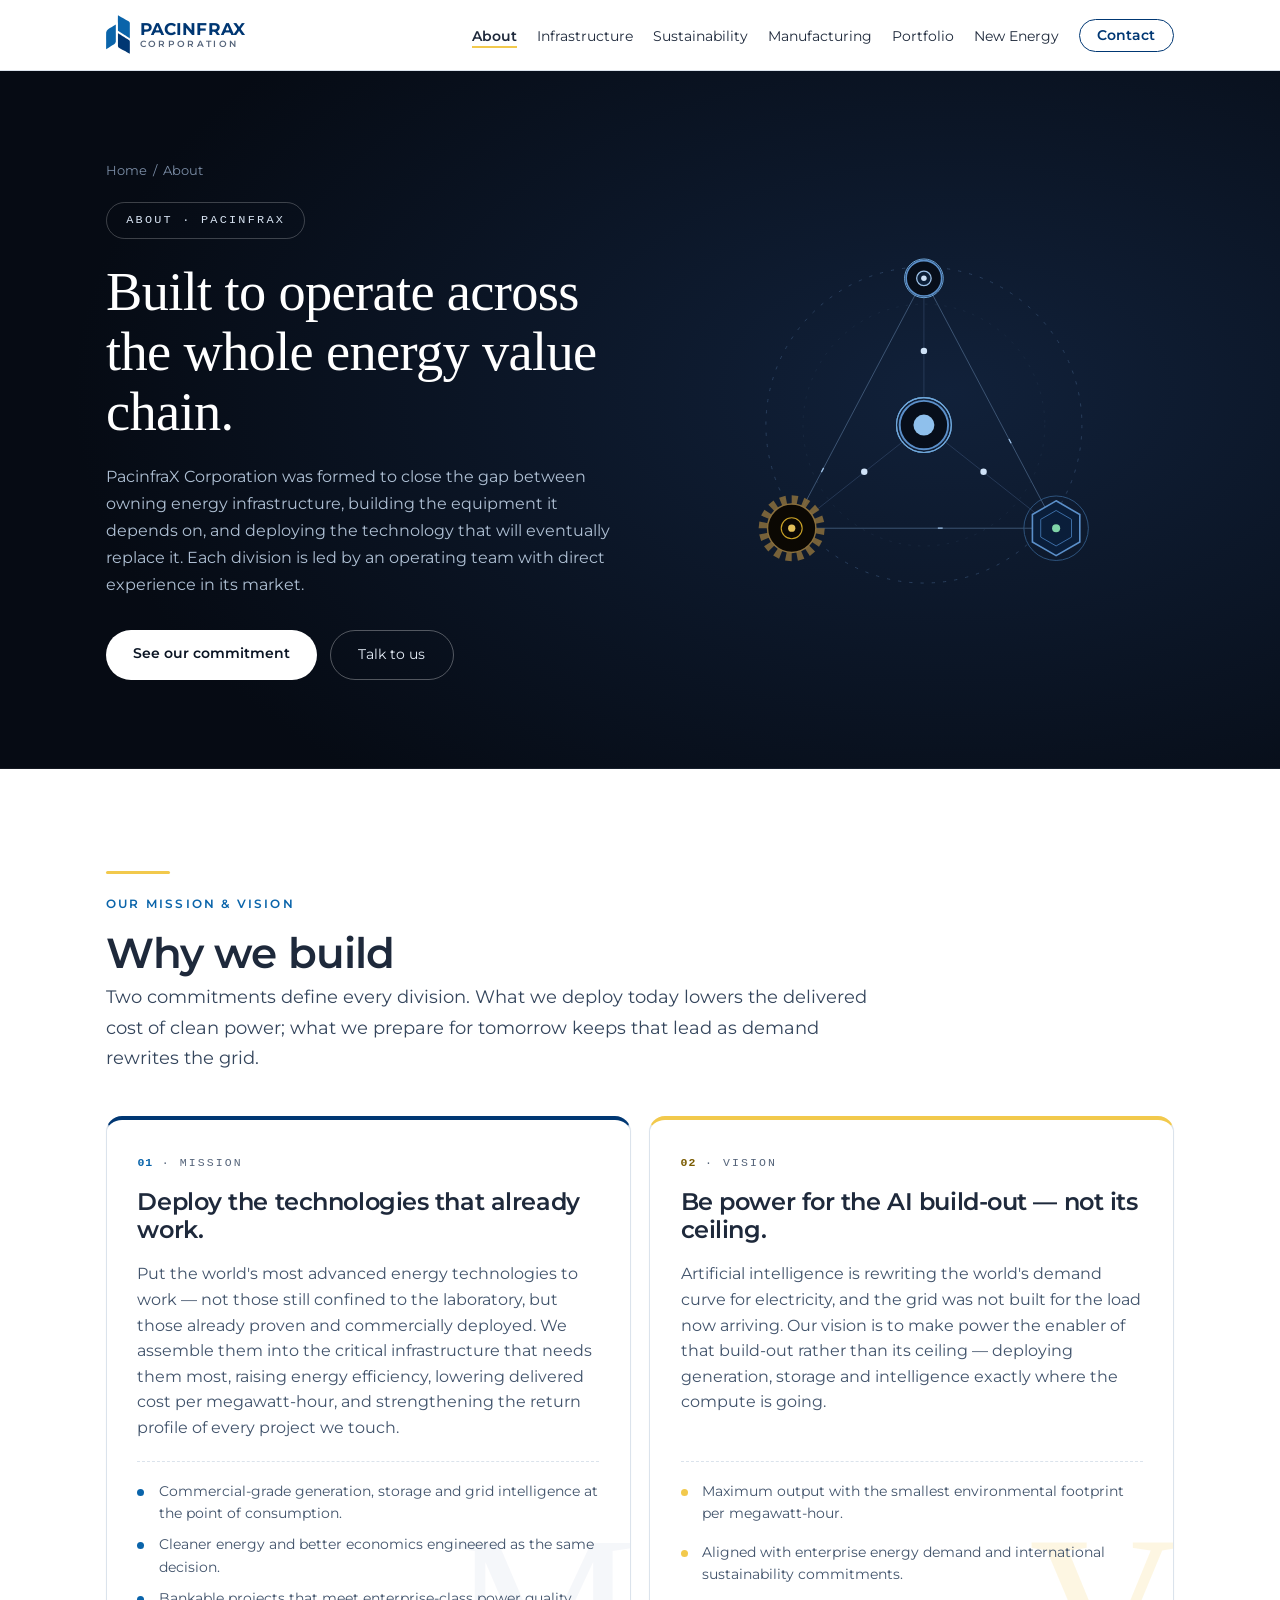
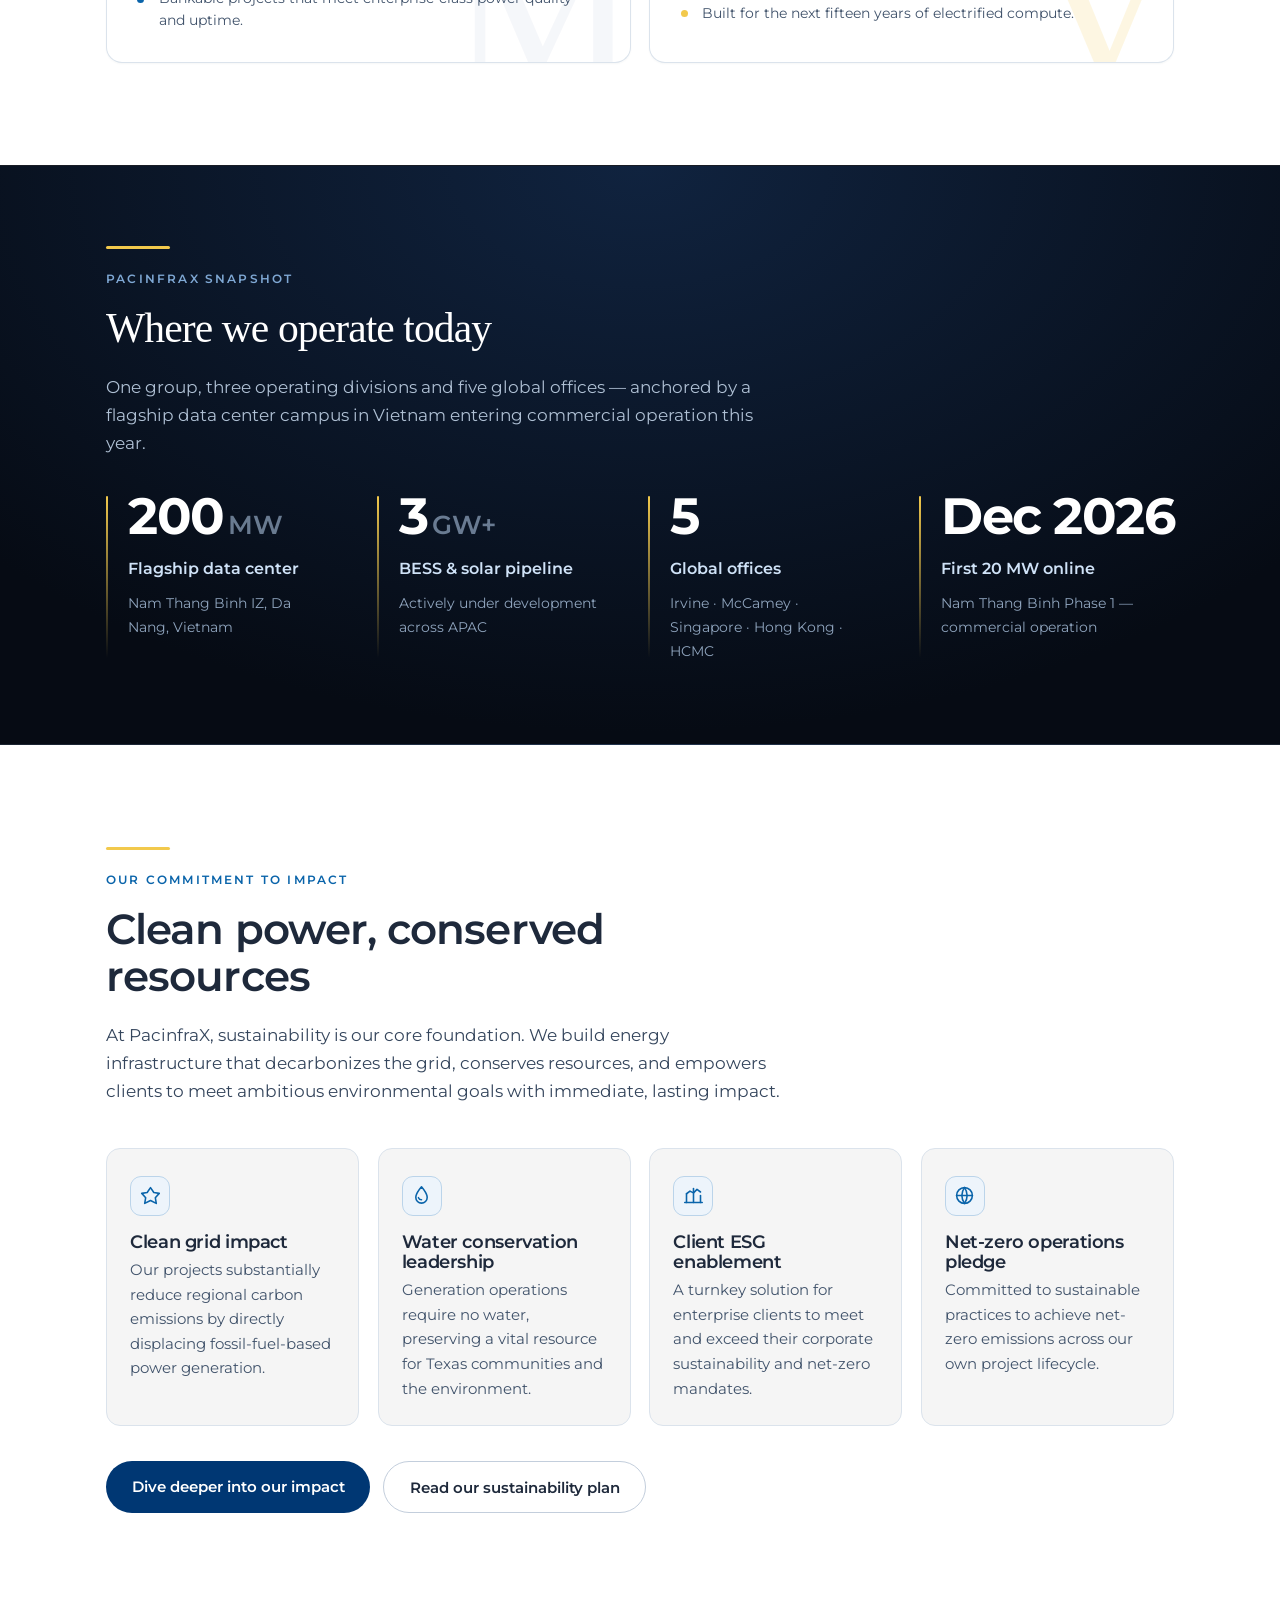
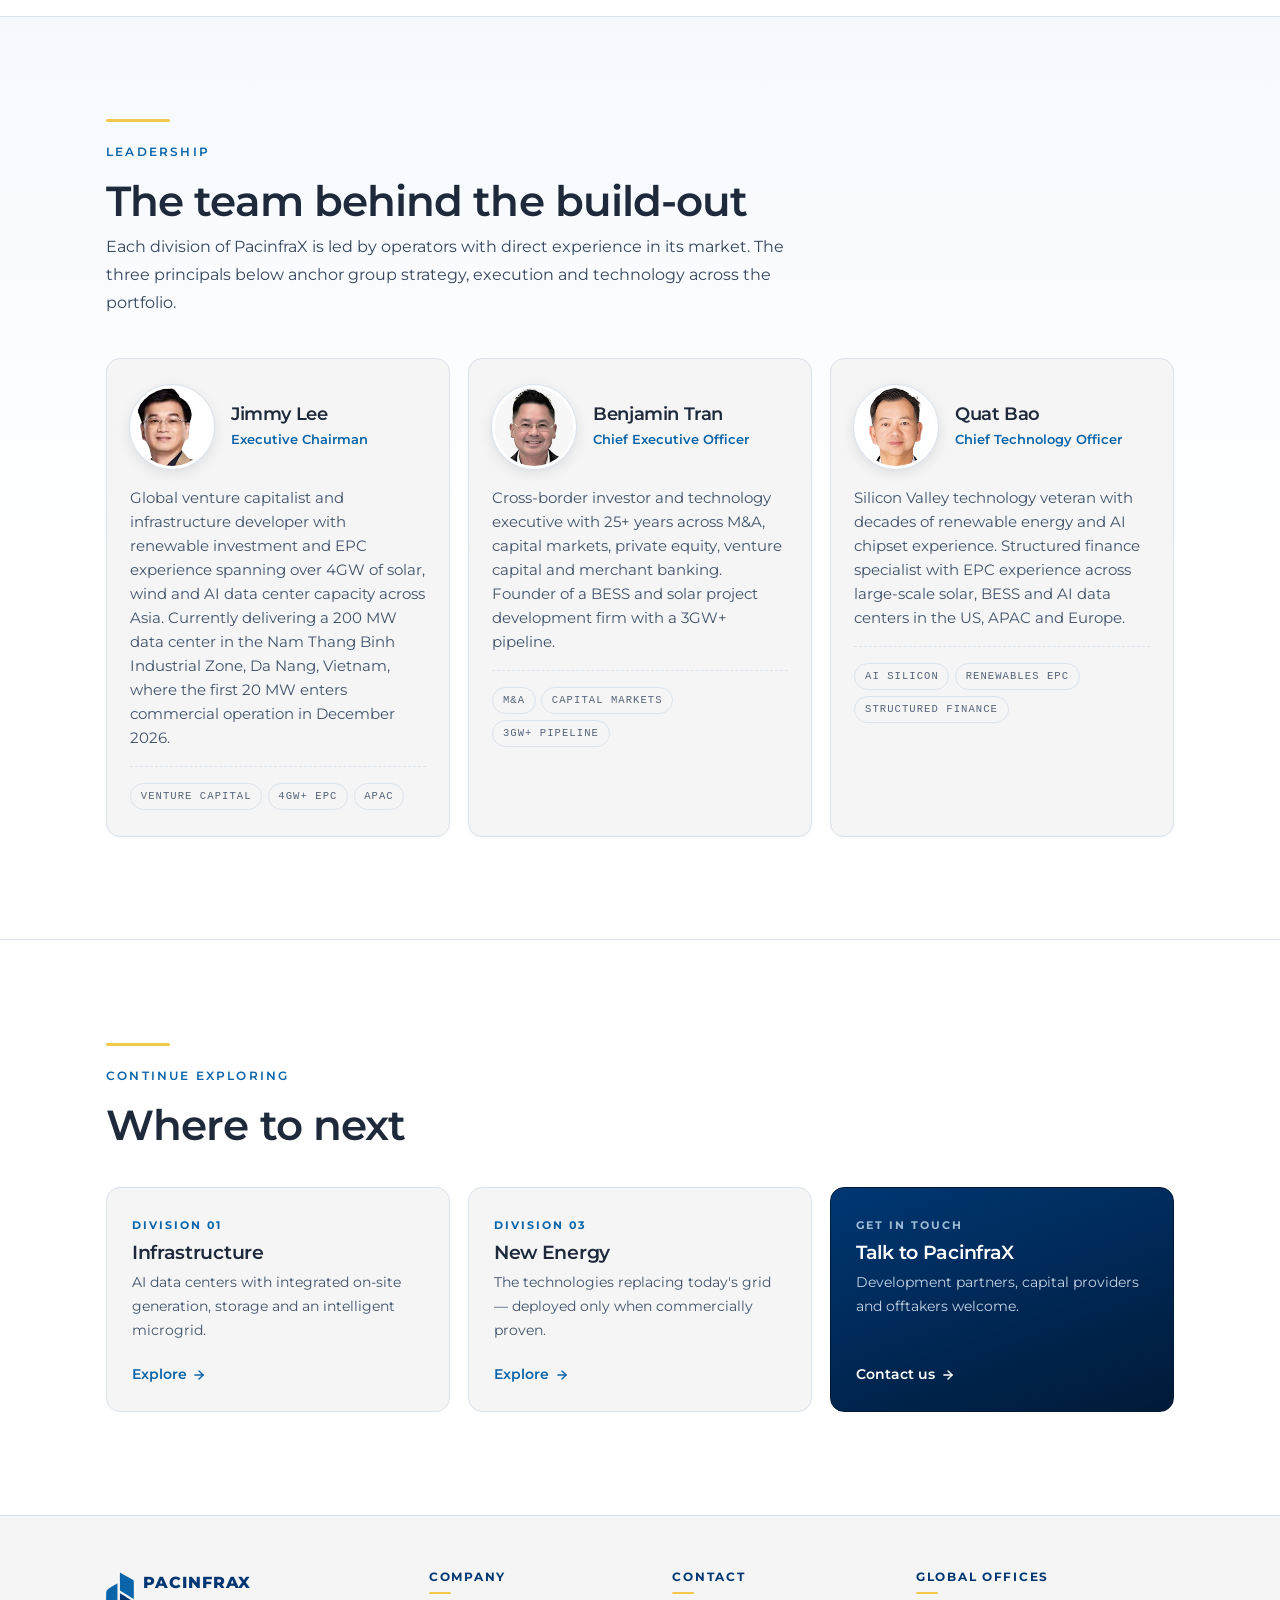
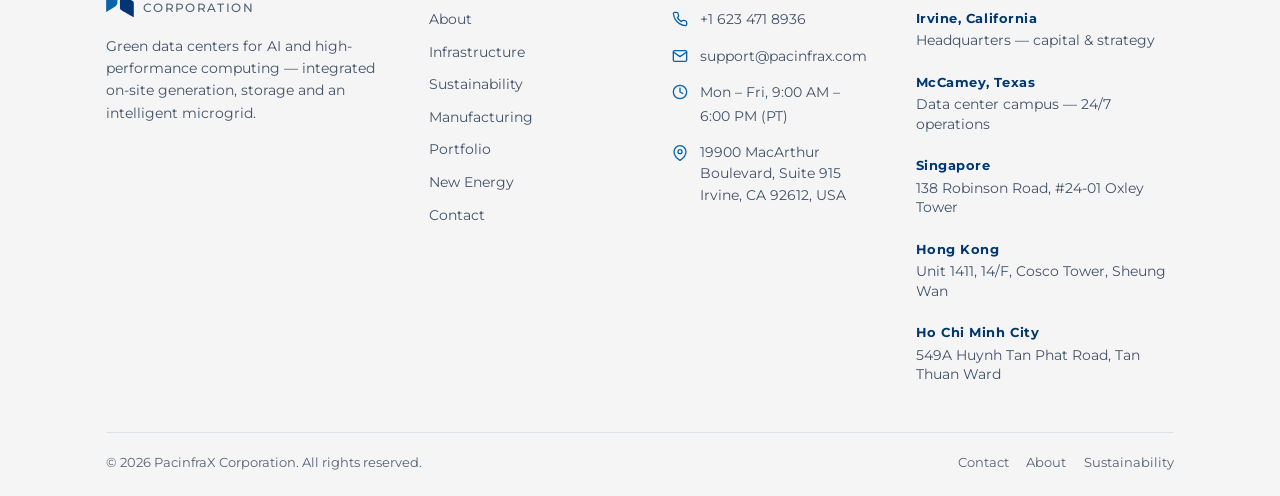
<file: about.html>
<!DOCTYPE html>
<html lang="en">
<head>
  <meta charset="utf-8">
  <meta name="viewport" content="width=device-width, initial-scale=1">
  <meta name="color-scheme" content="light">
  <meta name="theme-color" content="#003773">

  <title>About — PacinfraX Corporation</title>
  <meta name="description" content="PacinfraX Corporation builds critical AI and energy infrastructure in underserved communities, creating skilled employment and expanding local tax base.">

  <link rel="icon" href="data:image/svg+xml,%3Csvg xmlns='http://www.w3.org/2000/svg' viewBox='0 0 48 48'%3E%3Crect width='48' height='48' rx='10' fill='%23FFFFFF'/%3E%3Cpath d='M20 8 8 15v18l12-7z' fill='%230A64AA'/%3E%3Cpath d='M28 8v18l12 7V15z' fill='%230A64AA'/%3E%3Cpath d='M28 28v12l12 7V35z' fill='%23003773'/%3E%3C/svg%3E">
  <link rel="preconnect" href="https://fonts.googleapis.com">
  <link rel="preconnect" href="https://fonts.gstatic.com" crossorigin>
  <link href="https://fonts.googleapis.com/css2?family=Montserrat:wght@400;500;600;700;800&display=swap" rel="stylesheet">
  <link rel="stylesheet" href="styles.css">
</head>

<body>

<!-- ═══ SITE NAVIGATION ════════════════════════════════════════════════
     The drawer is a checkbox + label. No JavaScript opens or closes it.
     ════════════════════════════════════════════════════════════════════ -->
<nav class="site-nav">
  <input type="checkbox" id="nav-toggle" class="nav-toggle" aria-label="Open navigation menu">

  <div class="wrap">
    <a class="brand" href="index.html">
      <svg viewBox="0 0 1264 2046" width="30" height="49" aria-hidden="true"><path fill="#0A64AA" d="M8.26,1354.25C8.52,935.13 8.63,911.96 10.32,902.00C20.80,840.54 50.66,790.71 98.43,754.98C105.84,749.44 515.99,496.00 517.55,496.00C517.81,496.00 517.90,695.91 517.76,940.25L517.50,1384.50L515.21,1396.00C503.65,1454.18 473.91,1502.65 429.50,1535.69C421.38,1541.73 10.11,1796.00 8.46,1796.00C8.19,1796.00 8.10,1597.21 8.26,1354.25ZM1254.14,1245.00C1248.78,1227.35 1231.68,1203.67 1214.29,1189.83C1210.80,1187.06 1077.80,1103.21 918.73,1003.49L629.50,822.19L629.25,415.10C629.11,191.19 629.17,8.00 629.39,8.00C630.38,8.00 1198.20,328.75 1203.50,332.30C1206.80,334.51 1214.06,340.86 1219.63,346.41C1237.31,364.03 1247.90,383.48 1253.72,409.03C1255.30,415.97 1255.44,442.14 1255.72,781.00C1256.09,1225.00 1256.00,1251.14 1254.14,1245.00Z"/><path fill="#003773" d="M970.58,1877.49C814.42,1789.32 683.35,1714.82 679.32,1711.94C659.83,1698.00 642.95,1674.69 635.17,1651.00C629.09,1632.47 629.61,1664.38 629.28,1287.24L628.98,943.97L637.24,949.14C742.50,1014.97 1199.19,1301.41 1203.50,1304.30C1212.73,1310.49 1228.94,1327.24 1235.59,1337.48C1245.78,1353.16 1252.65,1372.13 1254.96,1390.97C1256.18,1400.89 1256.46,2038.06 1255.25,2037.90C1254.84,2037.85 1126.73,1965.66 970.58,1877.49Z"/></svg>
      <span class="brand-text">
        <span class="brand-name">PACINFRAX</span>
        <i class="brand-suffix">CORPORATION</i>
      </span>
    </a>

    <ul class="nav-links">
        <li><a href="about.html" class="is-active">About</a></li>
        <li><a href="infrastructure.html">Infrastructure</a></li>
        <li><a href="sustainability.html">Sustainability</a></li>
        <li><a href="manufacturing.html">Manufacturing</a></li>
        <li><a href="portfolio.html">Portfolio</a></li>
        <li><a href="new-energy.html">New Energy</a></li>
        <li><a class="nav-cta" href="contact.html">Contact</a></li>
    </ul>

    <label class="nav-burger" for="nav-toggle" aria-hidden="true"><span></span></label>
  </div>

  <div class="nav-drawer" id="nav-drawer">
    <div class="nav-drawer-inner">
        <a href="index.html">Home</a>
        <a href="about.html" class="is-active">About</a>
        <a href="infrastructure.html">Infrastructure</a>
        <a href="sustainability.html">Sustainability</a>
        <a href="manufacturing.html">Manufacturing</a>
        <a href="portfolio.html">Portfolio</a>
        <a href="new-energy.html">New Energy</a>
        <a class="is-cta" href="contact.html">Contact</a>
    </div>
  </div>
</nav>


<!-- ═══ PAGE HERO ══════════════════════════════════════════════════════ -->
<section class="page-hero">
  <div class="wrap page-hero-grid">

    <div class="page-hero-copy">
      <nav class="page-hero-crumb" aria-label="Breadcrumb">
        <a href="index.html">Home</a> &nbsp;/&nbsp; About
      </nav>
      <span class="page-hero-pill">About · PacinfraX</span>
      <h1>Built to operate across the whole energy value chain.</h1>
      <p>PacinfraX Corporation was formed to close the gap between owning energy infrastructure, building the equipment it depends on, and deploying the technology that will eventually replace it. Each division is led by an operating team with direct experience in its market.</p>
      <div class="btn-row">
        <a class="btn-light" href="sustainability.html">See our commitment</a>
        <a class="btn-ghost" href="contact.html">Talk to us</a>
      </div>
    </div>

    <div class="page-hero-art"><svg viewBox="0 0 620 520" xmlns="http://www.w3.org/2000/svg" aria-hidden="true">
  <!-- outer dashed shell -->
  <g class="sv-orbit-dash">
    <circle cx="310" cy="268" r="196" fill="none" stroke="#2C4363"
            stroke-width="1.1" stroke-dasharray="4 10"/>
  </g>
  <circle cx="310" cy="268" r="150" fill="none" stroke="#22354E"
          stroke-width="1" stroke-dasharray="3 9" opacity=".6"/>

  <!-- triangle linking the three divisions -->
  <polygon points="310,86 146,396 474,396" fill="none" stroke="#3E5675" stroke-width="1.2"/>
  <polygon class="sv-trace" points="310,86 146,396 474,396" fill="none"
           stroke="#9EC2E8" stroke-width="1.6"/>

  <!-- spokes from the core -->
  <g stroke="#33496A" stroke-width="1" opacity=".8">
    <path d="M310 268 V96"/><path d="M310 268 L158 388"/><path d="M310 268 L462 388"/>
  </g>
  <circle class="sv-glow" cx="310" cy="176" r="4" fill="#CFE2F7"/>
  <circle class="sv-glow" cx="236" cy="326" r="4" fill="#CFE2F7" style="animation-delay:1.1s"/>
  <circle class="sv-glow" cx="384" cy="326" r="4" fill="#CFE2F7" style="animation-delay:2.2s"/>

  <!-- ── core ─────────────────────────────────────────────── -->
  <circle class="sv-ring-a" cx="310" cy="268" r="34" fill="none" stroke="#6FA8DC" stroke-width="1.4"/>
  <circle class="sv-ring-b" cx="310" cy="268" r="34" fill="none" stroke="#6FA8DC" stroke-width="1.4"/>
  <circle cx="310" cy="268" r="30" fill="#070E1A" stroke="#5B8FC9" stroke-width="2.4"/>
  <circle class="sv-glow" cx="310" cy="268" r="13" fill="#8FC0EC"/>

  <!-- ── vertex 01 · infrastructure ────────────────────────── -->
  <circle class="sv-ring-a" cx="310" cy="86" r="24" fill="none" stroke="#6FA8DC" stroke-width="1.2"/>
  <circle cx="310" cy="86" r="22" fill="#070E1A" stroke="#5B8FC9" stroke-width="2"/>
  <circle cx="310" cy="86" r="9" fill="#0C1F38" stroke="#9EC2E8" stroke-width="1.6"/>
  <circle class="sv-glow" cx="310" cy="86" r="3.4" fill="#CFE2F7"/>

  <!-- ── vertex 02 · manufacturing ─────────────────────────── -->
  <g class="sv-spin-slow" style="transform-box:view-box;transform-origin:146px 396px">
    <path d="M176.0 396.0L187.0 396.0L186.1 404.3L175.4 402.1Z" fill="#8A6F3C" opacity=".85"/><path d="M173.7 407.5L183.9 411.7L179.9 419.0L170.8 412.9Z" fill="#8A6F3C" opacity=".85"/><path d="M167.2 417.2L175.0 425.0L168.5 430.3L162.5 421.1Z" fill="#8A6F3C" opacity=".85"/><path d="M157.5 423.7L161.7 433.9L153.7 436.3L151.6 425.5Z" fill="#8A6F3C" opacity=".85"/><path d="M146.0 426.0L146.0 437.0L137.7 436.1L139.9 425.4Z" fill="#8A6F3C" opacity=".85"/><path d="M134.5 423.7L130.3 433.9L123.0 429.9L129.1 420.8Z" fill="#8A6F3C" opacity=".85"/><path d="M124.8 417.2L117.0 425.0L111.7 418.5L120.9 412.5Z" fill="#8A6F3C" opacity=".85"/><path d="M118.3 407.5L108.1 411.7L105.7 403.7L116.5 401.6Z" fill="#8A6F3C" opacity=".85"/><path d="M116.0 396.0L105.0 396.0L105.9 387.7L116.6 389.9Z" fill="#8A6F3C" opacity=".85"/><path d="M118.3 384.5L108.1 380.3L112.1 373.0L121.2 379.1Z" fill="#8A6F3C" opacity=".85"/><path d="M124.8 374.8L117.0 367.0L123.5 361.7L129.5 370.9Z" fill="#8A6F3C" opacity=".85"/><path d="M134.5 368.3L130.3 358.1L138.3 355.7L140.4 366.5Z" fill="#8A6F3C" opacity=".85"/><path d="M146.0 366.0L146.0 355.0L154.3 355.9L152.1 366.6Z" fill="#8A6F3C" opacity=".85"/><path d="M157.5 368.3L161.7 358.1L169.0 362.1L162.9 371.2Z" fill="#8A6F3C" opacity=".85"/><path d="M167.2 374.8L175.0 367.0L180.3 373.5L171.1 379.5Z" fill="#8A6F3C" opacity=".85"/><path d="M173.7 384.5L183.9 380.3L186.3 388.3L175.5 390.4Z" fill="#8A6F3C" opacity=".85"/>
  </g>
  <circle cx="146" cy="396" r="30" fill="#0B0803" stroke="#8A6F3C" stroke-width="1.8"/>
  <circle cx="146" cy="396" r="13" fill="none" stroke="#C9A227" stroke-width="1.4"/>
  <circle cx="146" cy="396" r="4.5" fill="#E3C05A"/>

  <!-- ── vertex 03 · new energy ────────────────────────────── -->
  <circle cx="474" cy="396" r="40" fill="none" stroke="#2F5580" stroke-width="1.2"/>
  <polygon points="474.0,362.0 503.4,379.0 503.4,413.0 474.0,430.0 444.6,413.0 444.6,379.0" fill="#0A1E3A" stroke="#5B8FC9" stroke-width="2"/>
  <polygon points="474.0,374.0 493.1,385.0 493.1,407.0 474.0,418.0 454.9,407.0 454.9,385.0" fill="none" stroke="#3E6FA8" stroke-width="1.2"/>
  <circle class="sv-glow" cx="474" cy="396" r="5" fill="#7FD4A8"/>
</svg></div>

  </div>
</section>


<!-- ═══ MISSION & VISION ═══════════════════════════════════════════════ -->
<section class="section" id="mission">
  <div class="wrap">
    <div class="gold-rule"></div>
    <div class="eyebrow">Our Mission &amp; Vision</div>
    <h2>Why we build</h2>
    <p class="about-lead">Two commitments define every division. What we deploy today lowers the delivered cost of clean power; what we prepare for tomorrow keeps that lead as demand rewrites the grid.</p>

    <div class="grid grid-2 mv-grid">
      <div class="mv-pillar mv-pillar--mission" data-mark="M">
        <div class="mv-pillar-tag"><b>01</b> &middot; Mission</div>
        <h3>Deploy the technologies that already work.</h3>
        <p>Put the world's most advanced energy technologies to work &mdash; not those still confined to the laboratory, but those already proven and commercially deployed. We assemble them into the critical infrastructure that needs them most, raising energy efficiency, lowering delivered cost per megawatt-hour, and strengthening the return profile of every project we touch.</p>
        <ul class="mv-pillar-list">
          <li>Commercial-grade generation, storage and grid intelligence at the point of consumption.</li>
          <li>Cleaner energy and better economics engineered as the same decision.</li>
          <li>Bankable projects that meet enterprise-class power quality and uptime.</li>
        </ul>
      </div>

      <div class="mv-pillar mv-pillar--vision" data-mark="V">
        <div class="mv-pillar-tag"><b>02</b> &middot; Vision</div>
        <h3>Be power for the AI build-out &mdash; not its ceiling.</h3>
        <p>Artificial intelligence is rewriting the world's demand curve for electricity, and the grid was not built for the load now arriving. Our vision is to make power the enabler of that build-out rather than its ceiling &mdash; deploying generation, storage and intelligence exactly where the compute is going.</p>
        <ul class="mv-pillar-list">
          <li>Maximum output with the smallest environmental footprint per megawatt-hour.</li>
          <li>Aligned with enterprise energy demand and international sustainability commitments.</li>
          <li>Built for the next fifteen years of electrified compute.</li>
        </ul>
      </div>
    </div>
  </div>
</section>


<!-- ═══ SNAPSHOT · dark stat band ══════════════════════════════════════ -->
<section class="section metric-dark metric-dark--snapshot" aria-label="PacinfraX at a glance">
  <div class="wrap">
    <div class="gold-rule"></div>
    <div class="eyebrow">PacinfraX Snapshot</div>
    <h2>Where we operate today</h2>
    <p class="lead">One group, three operating divisions and five global offices &mdash; anchored by a flagship data center campus in Vietnam entering commercial operation this year.</p>

    <div class="metric-dark-grid">
      <div class="metric-dark-item">
        <b>200<span class="metric-unit">MW</span></b>
        <strong>Flagship data center</strong>
        <span>Nam Thang Binh IZ, Da Nang, Vietnam</span>
      </div>
      <div class="metric-dark-item">
        <b>3<span class="metric-unit">GW+</span></b>
        <strong>BESS &amp; solar pipeline</strong>
        <span>Actively under development across APAC</span>
      </div>
      <div class="metric-dark-item">
        <b>5</b>
        <strong>Global offices</strong>
        <span>Irvine &middot; McCamey &middot; Singapore &middot; Hong Kong &middot; HCMC</span>
      </div>
      <div class="metric-dark-item">
        <b>Dec&nbsp;2026</b>
        <strong>First 20 MW online</strong>
        <span>Nam Thang Binh Phase 1 &mdash; commercial operation</span>
      </div>
    </div>
  </div>
</section>


<!-- ═══ COMMITMENT TO IMPACT ═══════════════════════════════════════════ -->
<section class="section" id="impact">
  <div class="wrap">
    <div class="gold-rule"></div>
    <div class="eyebrow">Our Commitment to Impact</div>
    <h2>Clean power, conserved resources</h2>
    <p class="lead">At PacinfraX, sustainability is our core foundation. We build energy infrastructure that decarbonizes the grid, conserves resources, and empowers clients to meet ambitious environmental goals with immediate, lasting impact.</p>

    <div class="feature-tiles feature-tiles--balanced">
      <div class="feature-tile">
        <div class="feature-icon">
          <svg viewBox="0 0 24 24" fill="none" stroke="#0A64AA" stroke-width="1.8" stroke-linecap="round" stroke-linejoin="round" aria-hidden="true">
            <path d="M12 3l3.8 5.6 6.2 1-4.5 4.9L18.6 21 12 17.7 5.4 21l1.1-6.5L2 9.6l6.2-1z"/>
          </svg>
        </div>
        <h3>Clean grid impact</h3>
        <p>Our projects substantially reduce regional carbon emissions by directly displacing fossil-fuel-based power generation.</p>
      </div>

      <div class="feature-tile">
        <div class="feature-icon">
          <svg viewBox="0 0 24 24" fill="none" stroke="#0A64AA" stroke-width="1.8" stroke-linecap="round" stroke-linejoin="round" aria-hidden="true">
            <path d="M12 2s6.5 7.7 6.5 12.2A6.5 6.5 0 0 1 5.5 14.2C5.5 9.7 12 2 12 2z"/>
            <path d="M8.5 14.5c.6 1.4 2 2.4 3.5 2.4"/>
          </svg>
        </div>
        <h3>Water conservation leadership</h3>
        <p>Generation operations require no water, preserving a vital resource for Texas communities and the environment.</p>
      </div>

      <div class="feature-tile">
        <div class="feature-icon">
          <svg viewBox="0 0 24 24" fill="none" stroke="#0A64AA" stroke-width="1.8" stroke-linecap="round" stroke-linejoin="round" aria-hidden="true">
            <path d="M4 20V10"/><path d="M12 20V4"/><path d="M20 20v-8"/>
            <path d="M2 20h20"/>
            <path d="M4 10l4-3 4 2 4-4 4 3"/>
          </svg>
        </div>
        <h3>Client ESG enablement</h3>
        <p>A turnkey solution for enterprise clients to meet and exceed their corporate sustainability and net-zero mandates.</p>
      </div>

      <div class="feature-tile">
        <div class="feature-icon">
          <svg viewBox="0 0 24 24" fill="none" stroke="#0A64AA" stroke-width="1.8" stroke-linecap="round" stroke-linejoin="round" aria-hidden="true">
            <circle cx="12" cy="12" r="9"/>
            <path d="M3 12h18"/><path d="M12 3a15 15 0 0 1 0 18"/><path d="M12 3a15 15 0 0 0 0 18"/>
          </svg>
        </div>
        <h3>Net-zero operations pledge</h3>
        <p>Committed to sustainable practices to achieve net-zero emissions across our own project lifecycle.</p>
      </div>
    </div>

    <div class="btn-row">
      <a class="btn btn-primary" href="new-energy.html">Dive deeper into our impact</a>
      <a class="btn btn-secondary" href="sustainability.html">Read our sustainability plan</a>
    </div>
  </div>
</section>

<!-- ═══ LEADERSHIP ═════════════════════════════════════════════════════ -->
<section class="section rule leadership-band" id="divisions">
  <div class="wrap">
    <div class="gold-rule"></div>
    <div class="eyebrow">Leadership</div>
    <h2>The team behind the build-out</h2>
    <p class="leadership-lead">Each division of PacinfraX is led by operators with direct experience in its market. The three principals below anchor group strategy, execution and technology across the portfolio.</p>
    <div class="team-grid">
      <div class="team-card">
        <div class="team-head">
          <img class="team-avatar" src="[data-uri]" alt="Jimmy Lee"
               loading="lazy" decoding="async" width="320" height="320">
          <div>
            <h3>Jimmy Lee</h3>
            <div class="team-role">Executive Chairman</div>
          </div>
        </div>
        <p>Global venture capitalist and infrastructure developer with renewable investment and EPC experience spanning over 4GW of solar, wind and AI data center capacity across Asia. Currently delivering a 200 MW data center in the Nam Thang Binh Industrial Zone, Da Nang, Vietnam, where the first 20 MW enters commercial operation in December 2026.</p>
        <div class="team-tags">
          <span class="team-tag">Venture capital</span>
          <span class="team-tag">4GW+ EPC</span>
          <span class="team-tag">APAC</span>
        </div>
      </div>

      <div class="team-card">
        <div class="team-head">
          <img class="team-avatar" src="[data-uri]" alt="Benjamin Tran"
               loading="lazy" decoding="async" width="320" height="320">
          <div>
            <h3>Benjamin Tran</h3>
            <div class="team-role">Chief Executive Officer</div>
          </div>
        </div>
        <p>Cross-border investor and technology executive with 25+ years across M&amp;A, capital markets, private equity, venture capital and merchant banking. Founder of a BESS and solar project development firm with a 3GW+ pipeline.</p>
        <div class="team-tags">
          <span class="team-tag">M&amp;A</span>
          <span class="team-tag">Capital markets</span>
          <span class="team-tag">3GW+ pipeline</span>
        </div>
      </div>

      <div class="team-card">
        <div class="team-head">
          <img class="team-avatar" src="[data-uri]" alt="Quat Bao"
               loading="lazy" decoding="async" width="320" height="320">
          <div>
            <h3>Quat Bao</h3>
            <div class="team-role">Chief Technology Officer</div>
          </div>
        </div>
        <p>Silicon Valley technology veteran with decades of renewable energy and AI chipset experience. Structured finance specialist with EPC experience across large-scale solar, BESS and AI data centers in the US, APAC and Europe.</p>
        <div class="team-tags">
          <span class="team-tag">AI silicon</span>
          <span class="team-tag">Renewables EPC</span>
          <span class="team-tag">Structured finance</span>
        </div>
      </div>
    </div>
  </div>
</section>

<!-- ═══ ONWARD NAVIGATION ══════════════════════════════════════════════ -->
<section class="section rule">
  <div class="wrap">
    <div class="gold-rule"></div>
    <div class="eyebrow">Continue exploring</div>
    <h2>Where to next</h2>

    <div class="next-cards">
      <a class="next-card" href="infrastructure.html">
        <div>
          <div class="next-card-eyebrow">Division 01</div>
          <h3>Infrastructure</h3>
          <p>AI data centers with integrated on-site generation, storage and an intelligent microgrid.</p>
        </div>
        <span class="next-card-arrow">Explore
          <svg viewBox="0 0 24 24" fill="none" stroke="currentColor" stroke-width="2.4" stroke-linecap="round" stroke-linejoin="round" aria-hidden="true"><line x1="5" y1="12" x2="19" y2="12"/><polyline points="12 5 19 12 12 19"/></svg>
        </span>
      </a>

      <a class="next-card" href="new-energy.html">
        <div>
          <div class="next-card-eyebrow">Division 03</div>
          <h3>New Energy</h3>
          <p>The technologies replacing today's grid &mdash; deployed only when commercially proven.</p>
        </div>
        <span class="next-card-arrow">Explore
          <svg viewBox="0 0 24 24" fill="none" stroke="currentColor" stroke-width="2.4" stroke-linecap="round" stroke-linejoin="round" aria-hidden="true"><line x1="5" y1="12" x2="19" y2="12"/><polyline points="12 5 19 12 12 19"/></svg>
        </span>
      </a>

      <a class="next-card next-card--primary" href="contact.html">
        <div>
          <div class="next-card-eyebrow">Get in touch</div>
          <h3>Talk to PacinfraX</h3>
          <p>Development partners, capital providers and offtakers welcome.</p>
        </div>
        <span class="next-card-arrow">Contact us
          <svg viewBox="0 0 24 24" fill="none" stroke="currentColor" stroke-width="2.4" stroke-linecap="round" stroke-linejoin="round" aria-hidden="true"><line x1="5" y1="12" x2="19" y2="12"/><polyline points="12 5 19 12 12 19"/></svg>
        </span>
      </a>
    </div>
  </div>
</section>


<!-- ═══ FOOTER ═════════════════════════════════════════════════════════ -->
<footer class="site-footer">
  <div class="wrap">
    <div class="footer-top">

      <div class="footer-col footer-brand">
        <a class="brand" href="index.html" aria-label="PacinfraX Corporation home">
          <svg viewBox="0 0 1264 2046" width="30" height="49" aria-hidden="true"><path fill="#0A64AA" d="M8.26,1354.25C8.52,935.13 8.63,911.96 10.32,902.00C20.80,840.54 50.66,790.71 98.43,754.98C105.84,749.44 515.99,496.00 517.55,496.00C517.81,496.00 517.90,695.91 517.76,940.25L517.50,1384.50L515.21,1396.00C503.65,1454.18 473.91,1502.65 429.50,1535.69C421.38,1541.73 10.11,1796.00 8.46,1796.00C8.19,1796.00 8.10,1597.21 8.26,1354.25ZM1254.14,1245.00C1248.78,1227.35 1231.68,1203.67 1214.29,1189.83C1210.80,1187.06 1077.80,1103.21 918.73,1003.49L629.50,822.19L629.25,415.10C629.11,191.19 629.17,8.00 629.39,8.00C630.38,8.00 1198.20,328.75 1203.50,332.30C1206.80,334.51 1214.06,340.86 1219.63,346.41C1237.31,364.03 1247.90,383.48 1253.72,409.03C1255.30,415.97 1255.44,442.14 1255.72,781.00C1256.09,1225.00 1256.00,1251.14 1254.14,1245.00Z"/><path fill="#003773" d="M970.58,1877.49C814.42,1789.32 683.35,1714.82 679.32,1711.94C659.83,1698.00 642.95,1674.69 635.17,1651.00C629.09,1632.47 629.61,1664.38 629.28,1287.24L628.98,943.97L637.24,949.14C742.50,1014.97 1199.19,1301.41 1203.50,1304.30C1212.73,1310.49 1228.94,1327.24 1235.59,1337.48C1245.78,1353.16 1252.65,1372.13 1254.96,1390.97C1256.18,1400.89 1256.46,2038.06 1255.25,2037.90C1254.84,2037.85 1126.73,1965.66 970.58,1877.49Z"/></svg>
          <span>
            <span class="brand-name">PACINFRAX</span><br>
            <i class="brand-suffix">CORPORATION</i>
          </span>
        </a>
        <p>Green data centers for AI and high-performance computing &mdash; integrated on-site generation, storage and an intelligent microgrid.</p>
      </div>

      <div class="footer-col">
        <h4>Company</h4>
        <ul>
          <li><a href="about.html">About</a></li>
          <li><a href="infrastructure.html">Infrastructure</a></li>
          <li><a href="sustainability.html">Sustainability</a></li>
          <li><a href="manufacturing.html">Manufacturing</a></li>
          <li><a href="portfolio.html">Portfolio</a></li>
          <li><a href="new-energy.html">New Energy</a></li>
          <li><a href="contact.html">Contact</a></li>
        </ul>
      </div>

      <div class="footer-col">
        <h4>Contact</h4>
        <div class="footer-contact">
          <div class="footer-contact-row">
            <svg viewBox="0 0 24 24" fill="none" stroke="currentColor" stroke-width="2" stroke-linecap="round" stroke-linejoin="round"><path d="M22 16.92v3a2 2 0 0 1-2.18 2 19.79 19.79 0 0 1-8.63-3.07 19.5 19.5 0 0 1-6-6 19.79 19.79 0 0 1-3.07-8.67A2 2 0 0 1 4.11 2h3a2 2 0 0 1 2 1.72 12.84 12.84 0 0 0 .7 2.81 2 2 0 0 1-.45 2.11L8.09 9.91a16 16 0 0 0 6 6l1.27-1.27a2 2 0 0 1 2.11-.45 12.84 12.84 0 0 0 2.81.7A2 2 0 0 1 22 16.92z"/></svg>
            <a href="tel:+16234718936">+1 623 471 8936</a>
          </div>
          <div class="footer-contact-row">
            <svg viewBox="0 0 24 24" fill="none" stroke="currentColor" stroke-width="2" stroke-linecap="round" stroke-linejoin="round"><path d="M4 4h16c1.1 0 2 .9 2 2v12c0 1.1-.9 2-2 2H4c-1.1 0-2-.9-2-2V6c0-1.1.9-2 2-2z"/><polyline points="22,6 12,13 2,6"/></svg>
            <a href="mailto:support@pacinfrax.com">support@pacinfrax.com</a>
          </div>
          <div class="footer-contact-row">
            <svg viewBox="0 0 24 24" fill="none" stroke="currentColor" stroke-width="2" stroke-linecap="round" stroke-linejoin="round"><circle cx="12" cy="12" r="10"/><polyline points="12 6 12 12 16 14"/></svg>
            <span>Mon &ndash; Fri, 9:00 AM &ndash; 6:00 PM (PT)</span>
          </div>
          <div class="footer-contact-row">
            <svg viewBox="0 0 24 24" fill="none" stroke="currentColor" stroke-width="2" stroke-linecap="round" stroke-linejoin="round"><path d="M21 10c0 7-9 13-9 13s-9-6-9-13a9 9 0 0 1 18 0z"/><circle cx="12" cy="10" r="3"/></svg>
            <address>19900 MacArthur Boulevard, Suite 915<br>Irvine, CA 92612, USA</address>
          </div>
        </div>
      </div>

      <div class="footer-col">
        <h4>Global Offices</h4>
        <ul class="footer-offices">
          <li><b>Irvine, California</b><span>Headquarters &mdash; capital &amp; strategy</span></li>
          <li><b>McCamey, Texas</b><span>Data center campus &mdash; 24/7 operations</span></li>
          <li><b>Singapore</b><span>138 Robinson Road, #24-01 Oxley Tower</span></li>
          <li><b>Hong Kong</b><span>Unit 1411, 14/F, Cosco Tower, Sheung Wan</span></li>
          <li><b>Ho Chi Minh City</b><span>549A Huynh Tan Phat Road, Tan Thuan Ward</span></li>
        </ul>
      </div>

    </div>

    <div class="footer-bottom">
      <span>&copy; 2026 PacinfraX Corporation. All rights reserved.</span>
      <nav aria-label="Legal">
        <a href="contact.html">Contact</a>
        <a href="about.html">About</a>
        <a href="sustainability.html">Sustainability</a>
      </nav>
    </div>
  </div>
</footer>


<!-- Progressive enhancement only: closes the drawer after a link is tapped.
     Navigation works identically without it. -->
<script>
(function () {
  var toggle = document.getElementById('nav-toggle');
  var drawer = document.getElementById('nav-drawer');
  if (!toggle || !drawer) return;
  drawer.addEventListener('click', function (e) {
    if (e.target.closest('a')) toggle.checked = false;
  });
})();
</script>

</body>
</html>
</file>
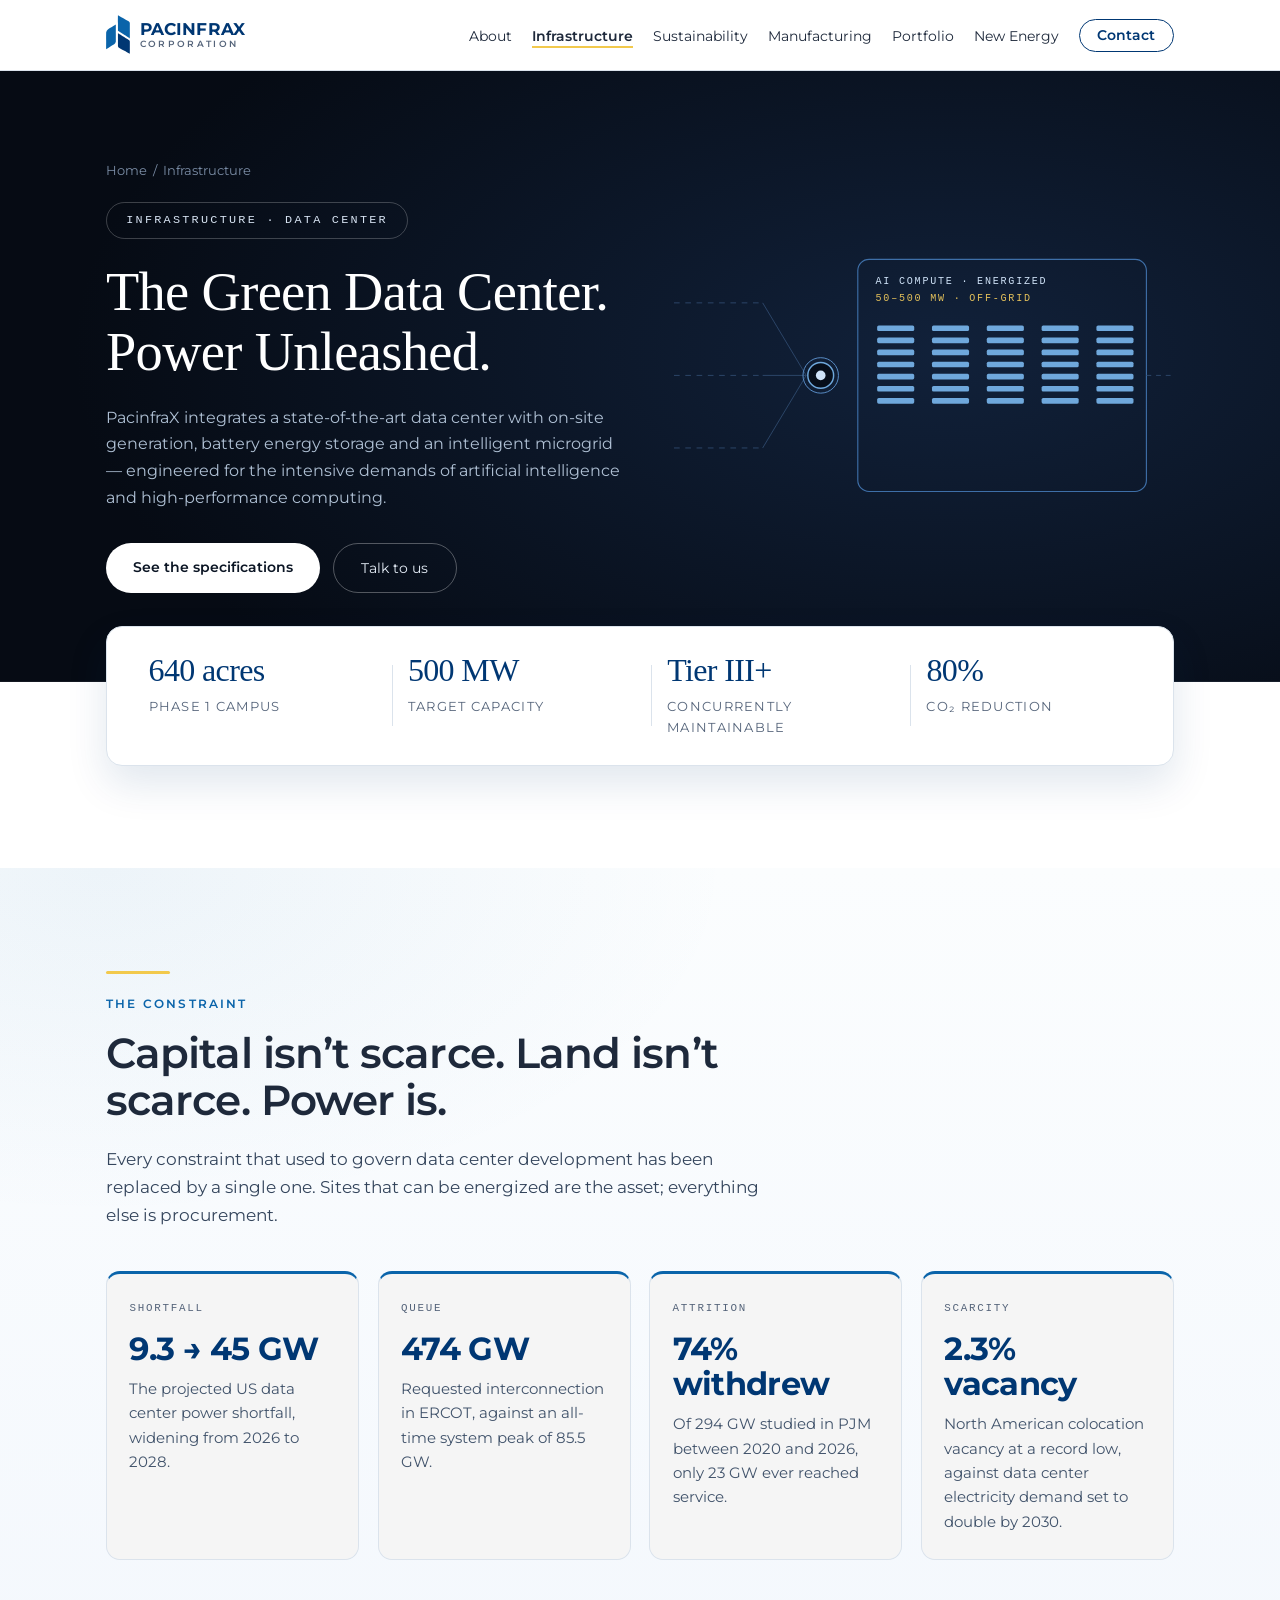
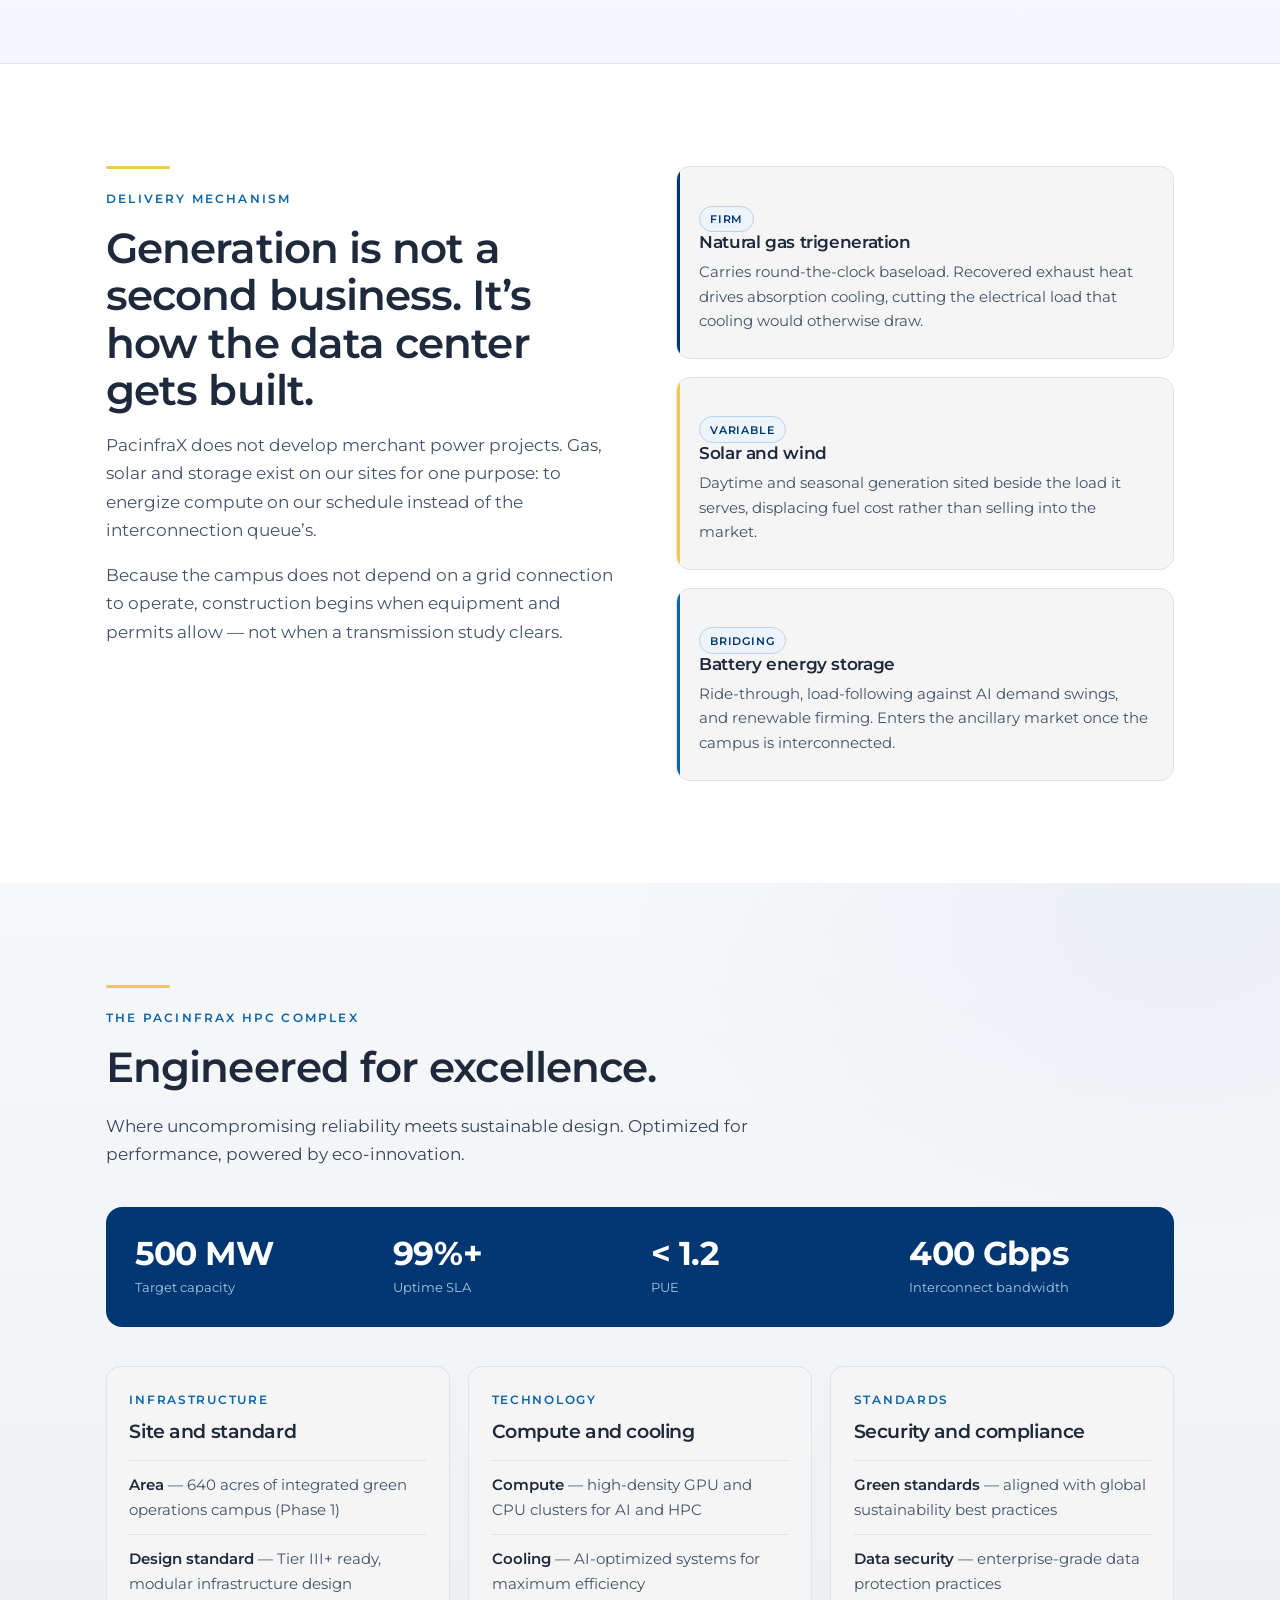
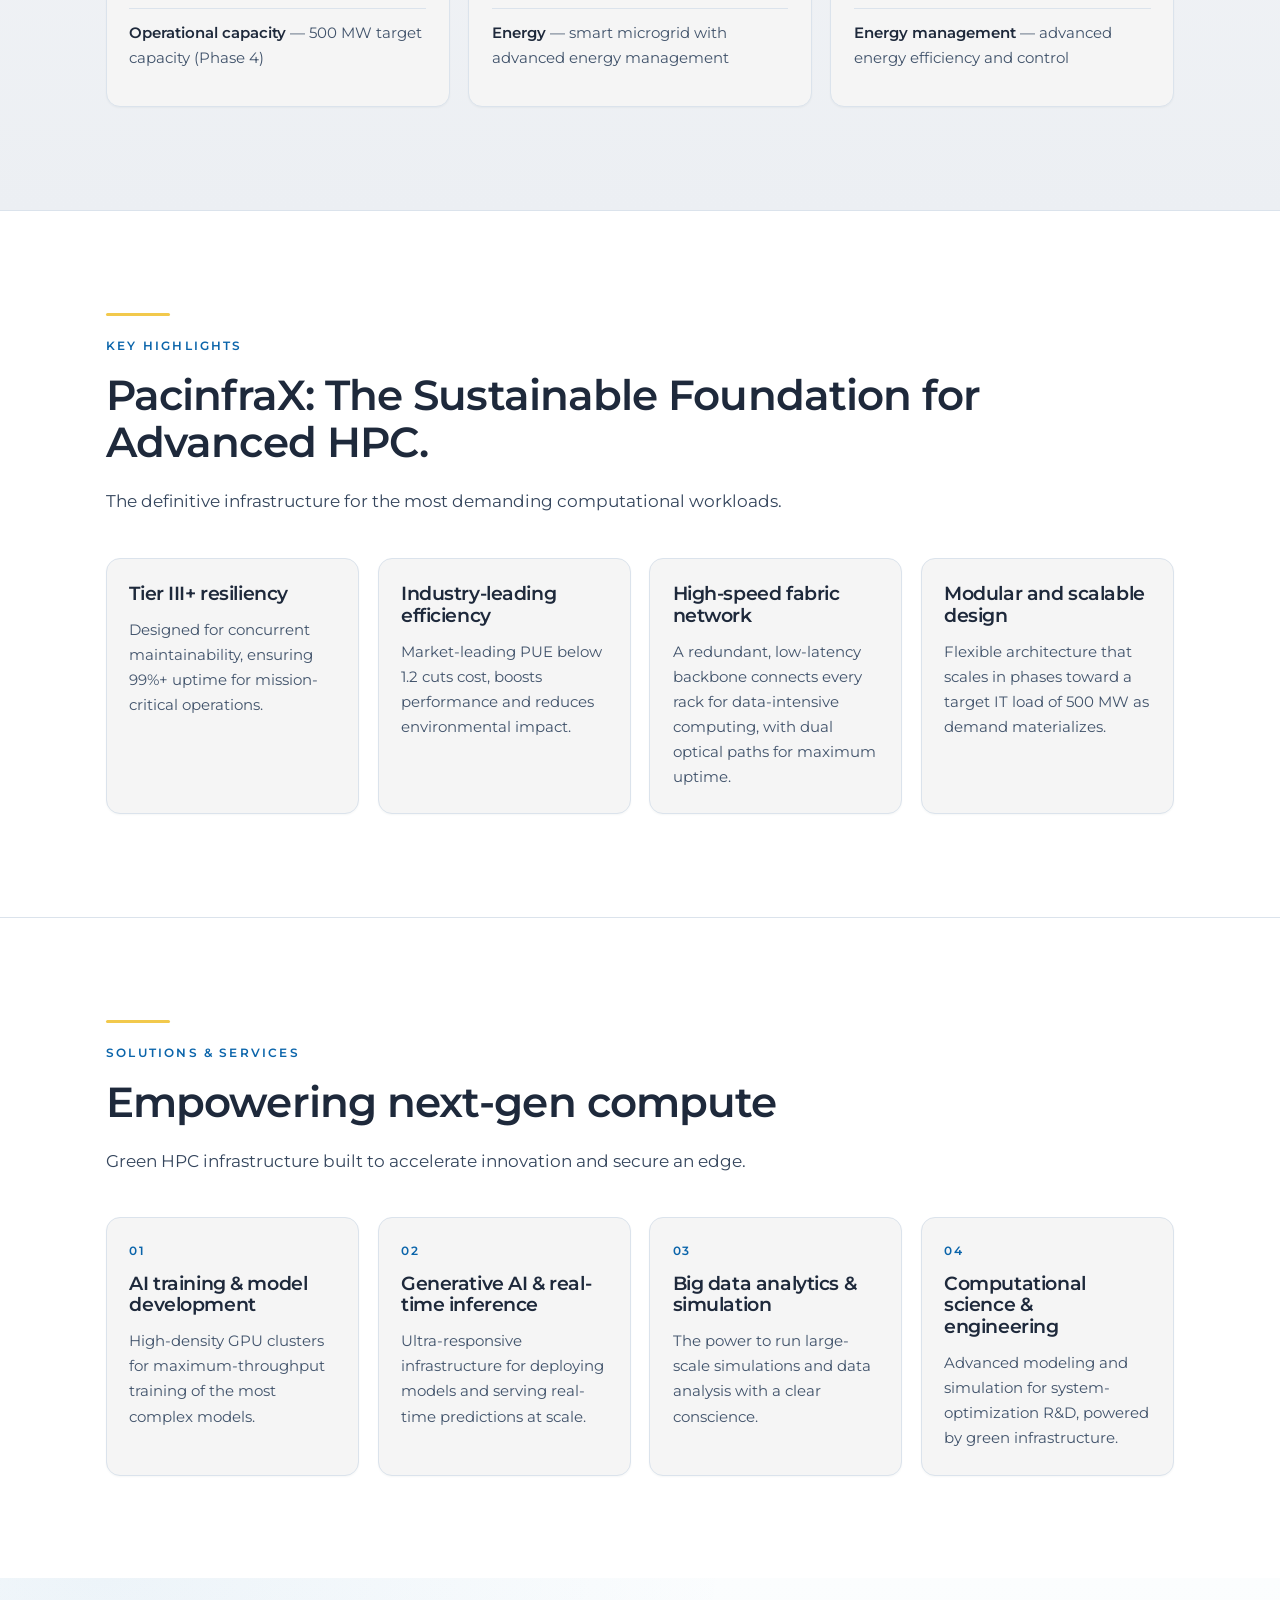
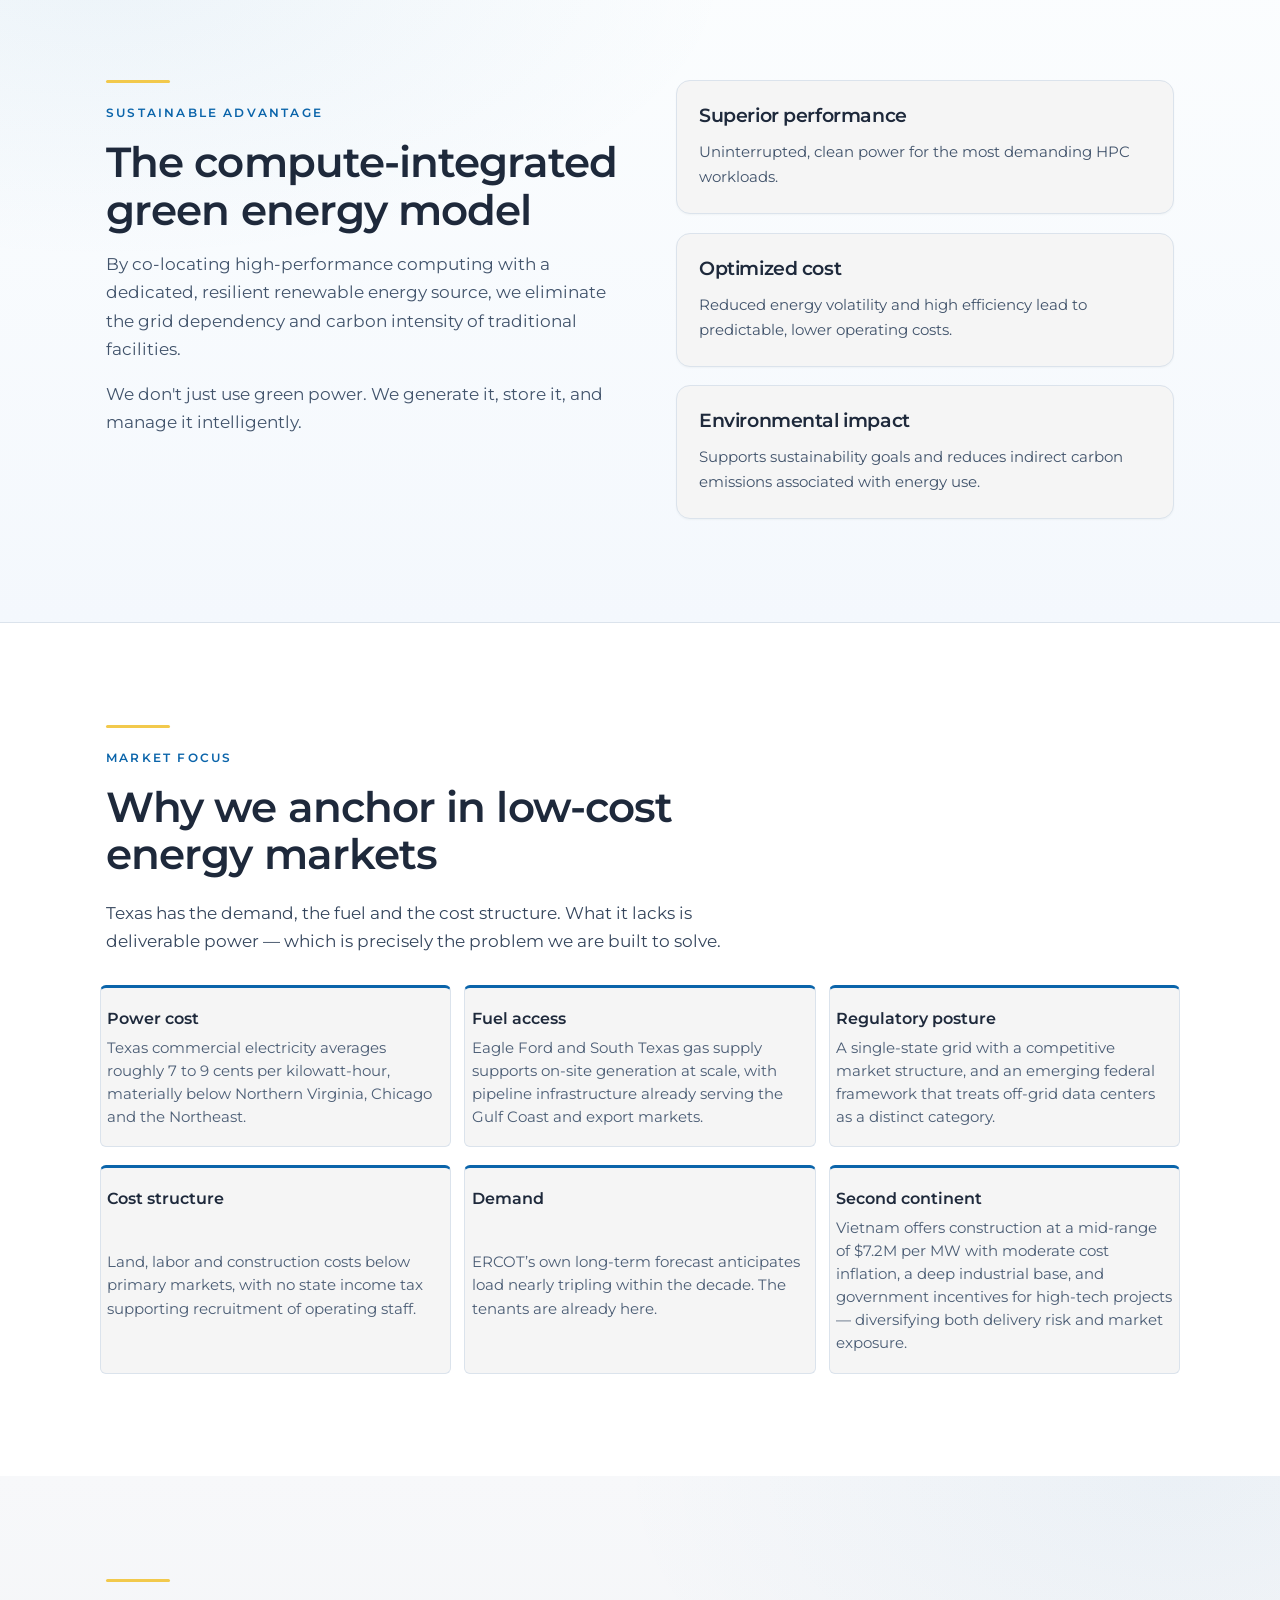
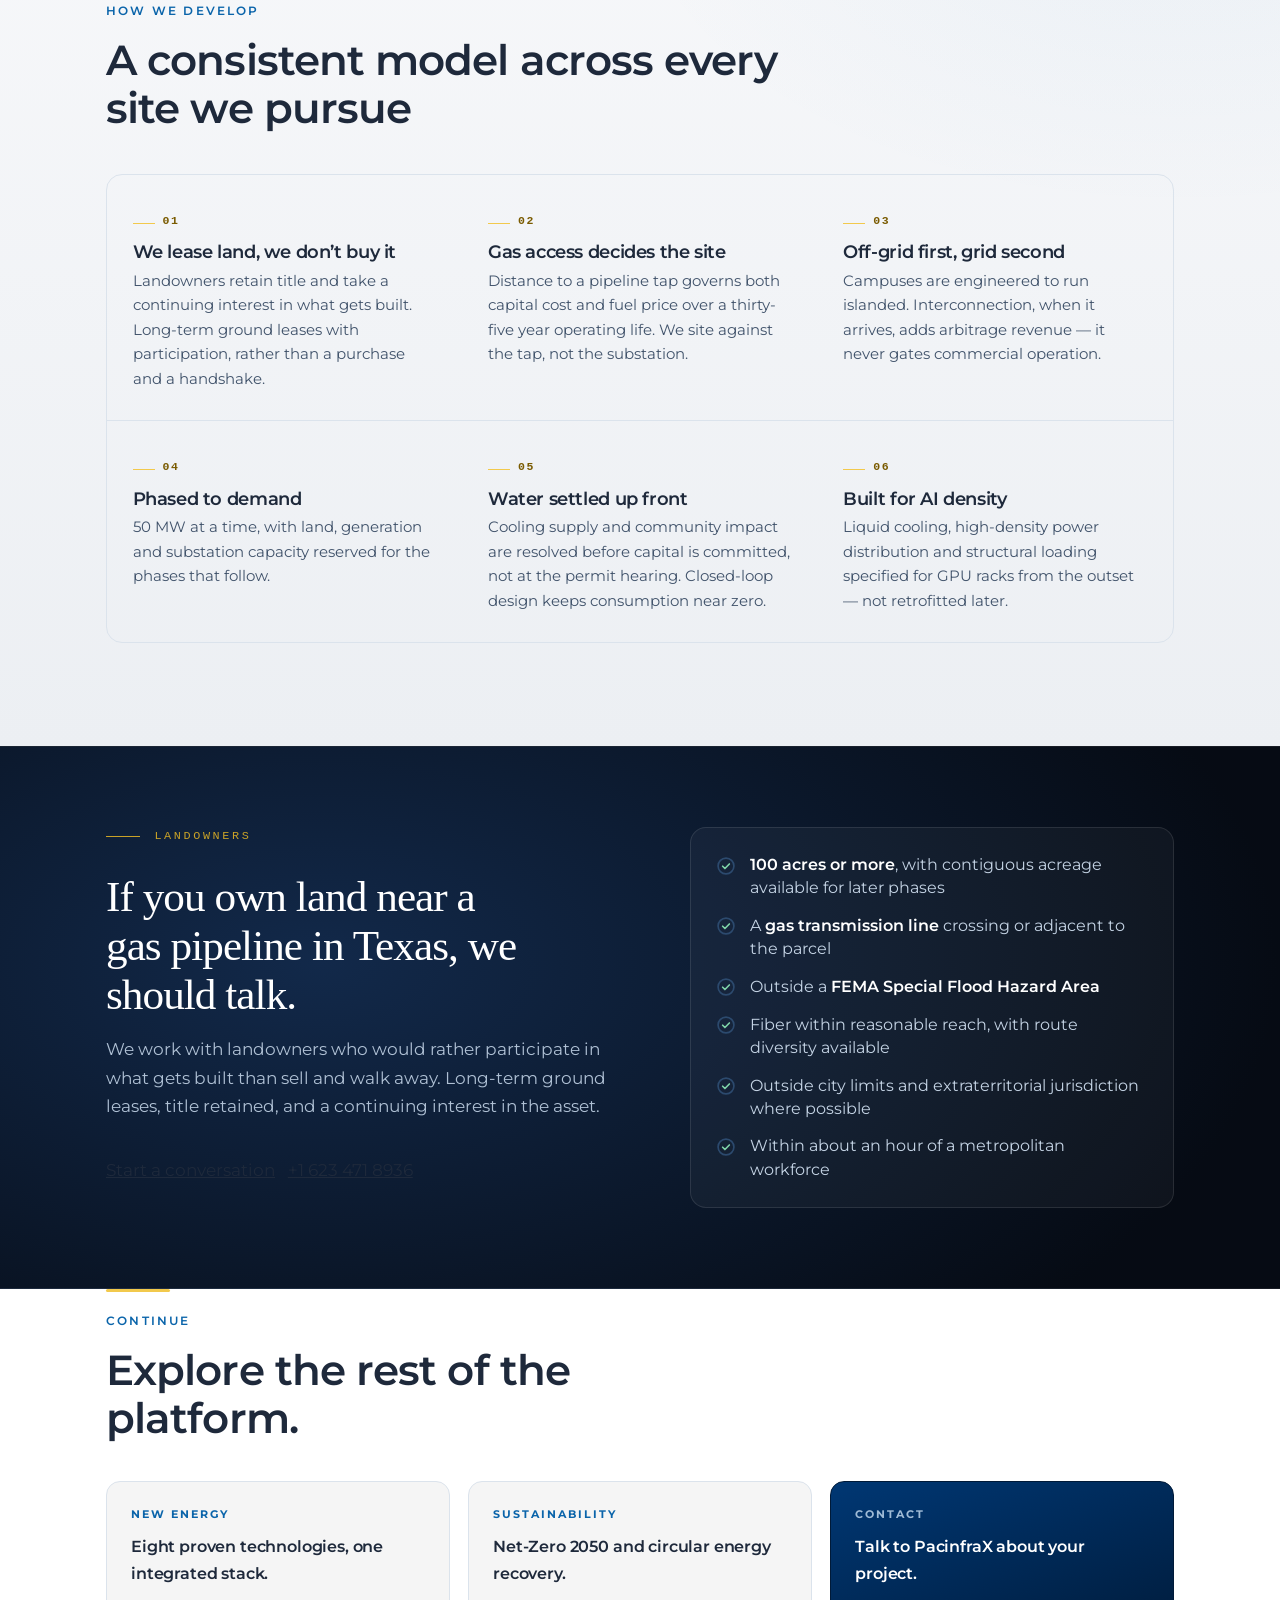
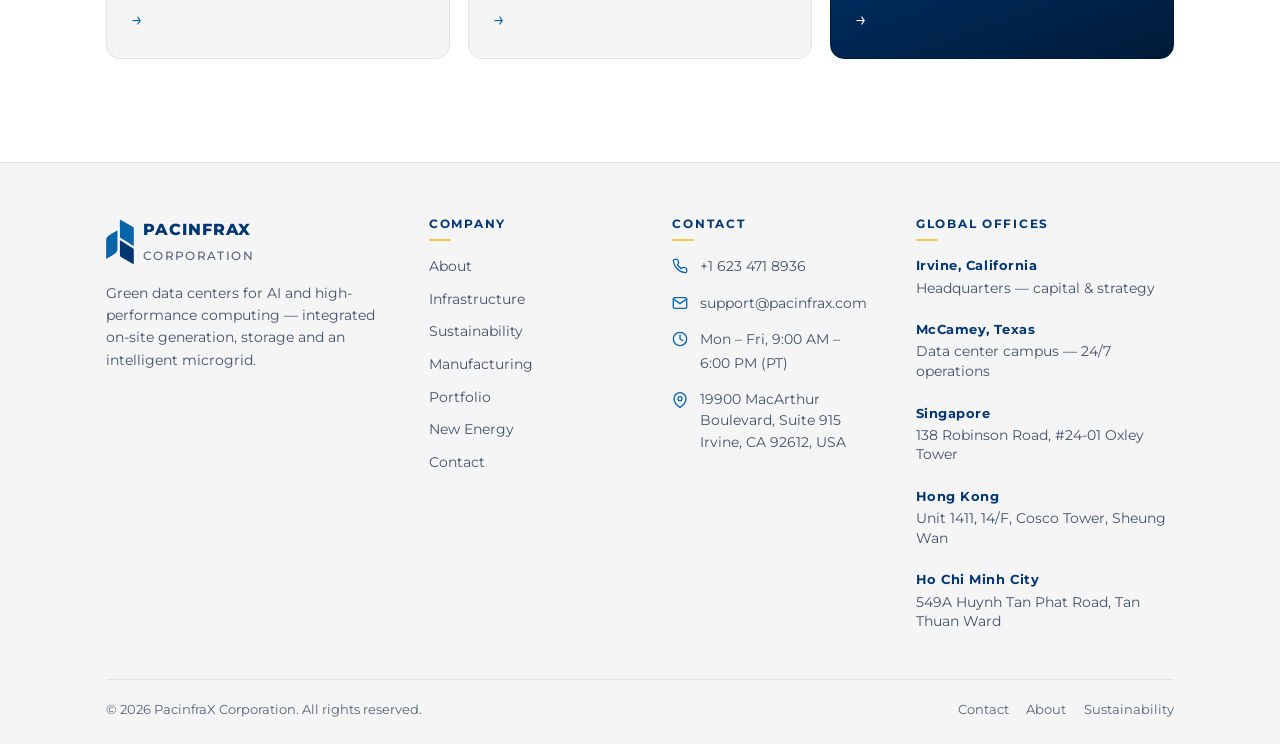
<file: infrastructure.html>
<!DOCTYPE html>
<html lang="en">
<head>
  <meta charset="utf-8">
  <meta name="viewport" content="width=device-width, initial-scale=1">
  <meta name="color-scheme" content="light">
  <meta name="theme-color" content="#003773">

  <title>Infrastructure — PacinfraX Corporation</title>
  <meta name="description" content="A 640-acre integrated green campus scaling to 500 MW — Tier III+ ready, PUE below 1.2, powered by on-site renewable generation, battery storage and an intelligent microgrid.">

  <link rel="icon" href="data:image/svg+xml,%3Csvg xmlns='http://www.w3.org/2000/svg' viewBox='0 0 48 48'%3E%3Crect width='48' height='48' rx='10' fill='%23FFFFFF'/%3E%3Cpath d='M20 8 8 15v18l12-7z' fill='%230A64AA'/%3E%3Cpath d='M28 8v18l12 7V15z' fill='%230A64AA'/%3E%3Cpath d='M28 28v12l12 7V35z' fill='%23003773'/%3E%3C/svg%3E">
  <link rel="preconnect" href="https://fonts.googleapis.com">
  <link rel="preconnect" href="https://fonts.gstatic.com" crossorigin>
  <link href="https://fonts.googleapis.com/css2?family=Montserrat:wght@400;500;600;700;800&display=swap" rel="stylesheet">
  <link rel="stylesheet" href="styles.css">
</head>

<body>

<!-- ═══ SITE NAVIGATION ════════════════════════════════════════════════
     The drawer is a checkbox + label. No JavaScript opens or closes it.
     ════════════════════════════════════════════════════════════════════ -->
<nav class="site-nav">
  <input type="checkbox" id="nav-toggle" class="nav-toggle" aria-label="Open navigation menu">

  <div class="wrap">
    <a class="brand" href="index.html">
      <svg viewBox="0 0 1264 2046" width="30" height="49" aria-hidden="true"><path fill="#0A64AA" d="M8.26,1354.25C8.52,935.13 8.63,911.96 10.32,902.00C20.80,840.54 50.66,790.71 98.43,754.98C105.84,749.44 515.99,496.00 517.55,496.00C517.81,496.00 517.90,695.91 517.76,940.25L517.50,1384.50L515.21,1396.00C503.65,1454.18 473.91,1502.65 429.50,1535.69C421.38,1541.73 10.11,1796.00 8.46,1796.00C8.19,1796.00 8.10,1597.21 8.26,1354.25ZM1254.14,1245.00C1248.78,1227.35 1231.68,1203.67 1214.29,1189.83C1210.80,1187.06 1077.80,1103.21 918.73,1003.49L629.50,822.19L629.25,415.10C629.11,191.19 629.17,8.00 629.39,8.00C630.38,8.00 1198.20,328.75 1203.50,332.30C1206.80,334.51 1214.06,340.86 1219.63,346.41C1237.31,364.03 1247.90,383.48 1253.72,409.03C1255.30,415.97 1255.44,442.14 1255.72,781.00C1256.09,1225.00 1256.00,1251.14 1254.14,1245.00Z"/><path fill="#003773" d="M970.58,1877.49C814.42,1789.32 683.35,1714.82 679.32,1711.94C659.83,1698.00 642.95,1674.69 635.17,1651.00C629.09,1632.47 629.61,1664.38 629.28,1287.24L628.98,943.97L637.24,949.14C742.50,1014.97 1199.19,1301.41 1203.50,1304.30C1212.73,1310.49 1228.94,1327.24 1235.59,1337.48C1245.78,1353.16 1252.65,1372.13 1254.96,1390.97C1256.18,1400.89 1256.46,2038.06 1255.25,2037.90C1254.84,2037.85 1126.73,1965.66 970.58,1877.49Z"/></svg>
      <span class="brand-text">
        <span class="brand-name">PACINFRAX</span>
        <i class="brand-suffix">CORPORATION</i>
      </span>
    </a>

    <ul class="nav-links">
        <li><a href="about.html">About</a></li>
        <li><a href="infrastructure.html" class="is-active">Infrastructure</a></li>
        <li><a href="sustainability.html">Sustainability</a></li>
        <li><a href="manufacturing.html">Manufacturing</a></li>
        <li><a href="portfolio.html">Portfolio</a></li>
        <li><a href="new-energy.html">New Energy</a></li>
        <li><a class="nav-cta" href="contact.html">Contact</a></li>
    </ul>

    <label class="nav-burger" for="nav-toggle" aria-hidden="true"><span></span></label>
  </div>

  <div class="nav-drawer" id="nav-drawer">
    <div class="nav-drawer-inner">
        <a href="index.html">Home</a>
        <a href="about.html">About</a>
        <a href="infrastructure.html" class="is-active">Infrastructure</a>
        <a href="sustainability.html">Sustainability</a>
        <a href="manufacturing.html">Manufacturing</a>
        <a href="portfolio.html">Portfolio</a>
        <a href="new-energy.html">New Energy</a>
        <a class="is-cta" href="contact.html">Contact</a>
    </div>
  </div>
</nav>


<!-- ═══ PAGE HERO ══════════════════════════════════════════════════════ -->
<section class="page-hero">
  <div class="wrap page-hero-grid">

    <div class="page-hero-copy">
      <nav class="page-hero-crumb" aria-label="Breadcrumb">
        <a href="index.html">Home</a> &nbsp;/&nbsp; Infrastructure
      </nav>
      <span class="page-hero-pill">Infrastructure · Data Center</span>
      <h1>The Green Data Center. Power Unleashed.</h1>
      <p>PacinfraX integrates a state-of-the-art data center with on-site generation, battery energy storage and an intelligent microgrid &mdash; engineered for the intensive demands of artificial intelligence and high-performance computing.</p>
      <div class="btn-row">
        <a class="btn-light" href="#facility">See the specifications</a>
        <a class="btn-ghost" href="contact.html">Talk to us</a>
      </div>
    </div>

    <div class="page-hero-art"><svg viewBox="0 0 620 460" xmlns="http://www.w3.org/2000/svg" aria-hidden="true">
  <g stroke="#2F4A6E" stroke-width="1.1" fill="none">
    <path class="sv-dash" d="M0 140 H110" stroke-dasharray="7 7"/>
    <path class="sv-dash" d="M0 230 H110" stroke-dasharray="7 7"/>
    <path class="sv-dash" d="M0 320 H110" stroke-dasharray="7 7"/>
    <path d="M110 140 L164 230 M110 230 H164 M110 320 L164 230"/>
  </g>
  <circle class="sv-ring-a" cx="182" cy="230" r="22" fill="none" stroke="#5B8FC9" stroke-width="1.2"/>
  <circle cx="182" cy="230" r="16" fill="#070E1A" stroke="#6FA8DC" stroke-width="1.8"/>
  <circle class="sv-glow" cx="182" cy="230" r="6" fill="#CFE2F7"/>

  <rect x="228" y="86" width="358" height="288" rx="14" fill="none" stroke="#3E6FA8" stroke-width="1.4"/>
  <text x="250" y="116" font-family="ui-monospace,Menlo,monospace" font-size="12.5"
        letter-spacing="2.2" fill="#CFE2F7">AI COMPUTE · ENERGIZED</text>
  <text x="250" y="138" font-family="ui-monospace,Menlo,monospace" font-size="12.5"
        letter-spacing="2.2" fill="#E3C05A">50–500 MW · OFF-GRID</text>

  <g><rect class="sv-seg" x="252" y="168" width="46" height="7" rx="2" fill="#6FA8DC" style="animation-delay:0.00s"/><rect class="sv-seg" x="252" y="183" width="46" height="7" rx="2" fill="#6FA8DC" style="animation-delay:0.18s"/><rect class="sv-seg" x="252" y="198" width="46" height="7" rx="2" fill="#6FA8DC" style="animation-delay:0.36s"/><rect class="sv-seg" x="252" y="213" width="46" height="7" rx="2" fill="#6FA8DC" style="animation-delay:0.54s"/><rect class="sv-seg" x="252" y="228" width="46" height="7" rx="2" fill="#6FA8DC" style="animation-delay:0.72s"/><rect class="sv-seg" x="252" y="243" width="46" height="7" rx="2" fill="#6FA8DC" style="animation-delay:0.90s"/><rect class="sv-seg" x="252" y="258" width="46" height="7" rx="2" fill="#6FA8DC" style="animation-delay:1.08s"/><rect class="sv-seg" x="320" y="168" width="46" height="7" rx="2" fill="#6FA8DC" style="animation-delay:0.00s"/><rect class="sv-seg" x="320" y="183" width="46" height="7" rx="2" fill="#6FA8DC" style="animation-delay:0.18s"/><rect class="sv-seg" x="320" y="198" width="46" height="7" rx="2" fill="#6FA8DC" style="animation-delay:0.36s"/><rect class="sv-seg" x="320" y="213" width="46" height="7" rx="2" fill="#6FA8DC" style="animation-delay:0.54s"/><rect class="sv-seg" x="320" y="228" width="46" height="7" rx="2" fill="#6FA8DC" style="animation-delay:0.72s"/><rect class="sv-seg" x="320" y="243" width="46" height="7" rx="2" fill="#6FA8DC" style="animation-delay:0.90s"/><rect class="sv-seg" x="320" y="258" width="46" height="7" rx="2" fill="#6FA8DC" style="animation-delay:1.08s"/><rect class="sv-seg" x="388" y="168" width="46" height="7" rx="2" fill="#6FA8DC" style="animation-delay:0.00s"/><rect class="sv-seg" x="388" y="183" width="46" height="7" rx="2" fill="#6FA8DC" style="animation-delay:0.18s"/><rect class="sv-seg" x="388" y="198" width="46" height="7" rx="2" fill="#6FA8DC" style="animation-delay:0.36s"/><rect class="sv-seg" x="388" y="213" width="46" height="7" rx="2" fill="#6FA8DC" style="animation-delay:0.54s"/><rect class="sv-seg" x="388" y="228" width="46" height="7" rx="2" fill="#6FA8DC" style="animation-delay:0.72s"/><rect class="sv-seg" x="388" y="243" width="46" height="7" rx="2" fill="#6FA8DC" style="animation-delay:0.90s"/><rect class="sv-seg" x="388" y="258" width="46" height="7" rx="2" fill="#6FA8DC" style="animation-delay:1.08s"/><rect class="sv-seg" x="456" y="168" width="46" height="7" rx="2" fill="#6FA8DC" style="animation-delay:0.00s"/><rect class="sv-seg" x="456" y="183" width="46" height="7" rx="2" fill="#6FA8DC" style="animation-delay:0.18s"/><rect class="sv-seg" x="456" y="198" width="46" height="7" rx="2" fill="#6FA8DC" style="animation-delay:0.36s"/><rect class="sv-seg" x="456" y="213" width="46" height="7" rx="2" fill="#6FA8DC" style="animation-delay:0.54s"/><rect class="sv-seg" x="456" y="228" width="46" height="7" rx="2" fill="#6FA8DC" style="animation-delay:0.72s"/><rect class="sv-seg" x="456" y="243" width="46" height="7" rx="2" fill="#6FA8DC" style="animation-delay:0.90s"/><rect class="sv-seg" x="456" y="258" width="46" height="7" rx="2" fill="#6FA8DC" style="animation-delay:1.08s"/><rect class="sv-seg" x="524" y="168" width="46" height="7" rx="2" fill="#6FA8DC" style="animation-delay:0.00s"/><rect class="sv-seg" x="524" y="183" width="46" height="7" rx="2" fill="#6FA8DC" style="animation-delay:0.18s"/><rect class="sv-seg" x="524" y="198" width="46" height="7" rx="2" fill="#6FA8DC" style="animation-delay:0.36s"/><rect class="sv-seg" x="524" y="213" width="46" height="7" rx="2" fill="#6FA8DC" style="animation-delay:0.54s"/><rect class="sv-seg" x="524" y="228" width="46" height="7" rx="2" fill="#6FA8DC" style="animation-delay:0.72s"/><rect class="sv-seg" x="524" y="243" width="46" height="7" rx="2" fill="#6FA8DC" style="animation-delay:0.90s"/><rect class="sv-seg" x="524" y="258" width="46" height="7" rx="2" fill="#6FA8DC" style="animation-delay:1.08s"/></g>

  <path class="sv-dash" d="M586 230 H620" stroke="#2F4A6E" stroke-width="1.1"
        fill="none" stroke-dasharray="6 6"/>
</svg></div>

  </div>
</section>

<!-- ═══ CAMPUS AT A GLANCE — raised card overlapping dark hero ═════════ -->
<section class="section" style="padding-top:0">
  <div class="wrap">
    <div class="dark-hero-stats">
      <div><b>640 acres</b><span>Phase 1 campus</span></div>
      <div><b>500 MW</b><span>Target capacity</span></div>
      <div><b>Tier III+</b><span>Concurrently maintainable</span></div>
      <div><b>80%</b><span>CO₂ reduction</span></div>
    </div>
  </div>
</section>


<!-- ═══ THE CONSTRAINT ═════════════════════════════════════════════════ -->
<section class="section section-tint" id="constraint">
  <div class="wrap">
    <div class="gold-rule"></div>
    <div class="eyebrow">The Constraint</div>
    <h2>Capital isn&rsquo;t scarce. Land isn&rsquo;t scarce. Power is.</h2>
    <p class="lead">Every constraint that used to govern data center development has been replaced
       by a single one. Sites that can be energized are the asset; everything else is procurement.</p>

    <div class="constraint-grid">
      <div class="constraint-card">
        <div class="k">Shortfall</div>
        <b>9.3 &rarr; 45 GW</b>
        <p>The projected US data center power shortfall, widening from 2026 to 2028.</p>
      </div>
      <div class="constraint-card">
        <div class="k">Queue</div>
        <b>474 GW</b>
        <p>Requested interconnection in ERCOT, against an all-time system peak of 85.5 GW.</p>
      </div>
      <div class="constraint-card">
        <div class="k">Attrition</div>
        <b>74% withdrew</b>
        <p>Of 294 GW studied in PJM between 2020 and 2026, only 23 GW ever reached service.</p>
      </div>
      <div class="constraint-card">
        <div class="k">Scarcity</div>
        <b>2.3% vacancy</b>
        <p>North American colocation vacancy at a record low, against data center electricity
           demand set to double by 2030.</p>
      </div>
    </div>
  </div>
</section>

<!-- ═══ DELIVERY MECHANISM ═════════════════════════════════════════════ -->
<section class="section rule" id="delivery">
  <div class="wrap split">
    <div>
      <div class="gold-rule"></div>
      <div class="eyebrow">Delivery Mechanism</div>
      <h2>Generation is not a second business. It&rsquo;s how the data center gets built.</h2>
      <p>PacinfraX does not develop merchant power projects. Gas, solar and storage exist on our
         sites for one purpose: to energize compute on our schedule instead of the interconnection
         queue&rsquo;s.</p>
      <p>Because the campus does not depend on a grid connection to operate, construction begins
         when equipment and permits allow &mdash; not when a transmission study clears.</p>
    </div>
    <div class="stack-grid">
      <div class="stack-card stack-card--firm">
        <span class="chip">Firm</span>
        <h3>Natural gas trigeneration</h3>
        <p>Carries round-the-clock baseload. Recovered exhaust heat drives absorption cooling,
           cutting the electrical load that cooling would otherwise draw.</p>
      </div>
      <div class="stack-card stack-card--var">
        <span class="chip">Variable</span>
        <h3>Solar and wind</h3>
        <p>Daytime and seasonal generation sited beside the load it serves, displacing fuel cost
           rather than selling into the market.</p>
      </div>
      <div class="stack-card stack-card--bridge">
        <span class="chip">Bridging</span>
        <h3>Battery energy storage</h3>
        <p>Ride-through, load-following against AI demand swings, and renewable firming. Enters the
           ancillary market once the campus is interconnected.</p>
      </div>
    </div>
  </div>
</section>

<!-- ═══ HPC COMPLEX SPECIFICATIONS ═════════════════════════════════════ -->
<section class="section section-cream" id="facility">
  <div class="wrap">
    <div class="gold-rule"></div>
    <div class="eyebrow">The PacinfraX HPC Complex</div>
    <h2>Engineered for excellence.</h2>
    <p class="lead">Where uncompromising reliability meets sustainable design.
       Optimized for performance, powered by eco-innovation.</p>

    <div class="metric-panel">
      <div><b>500 MW</b><span>Target capacity</span></div>
      <div><b>99%+</b><span>Uptime SLA</span></div>
      <div><b>&lt; 1.2</b><span>PUE</span></div>
      <div><b>400 Gbps</b><span>Interconnect bandwidth</span></div>
    </div>

    <div class="spec-columns">
      <div class="card">
        <div class="card-label">Infrastructure</div>
        <h3>Site and standard</h3>
        <ul>
          <li><b>Area</b> &mdash; 640 acres of integrated green operations campus (Phase 1)</li>
          <li><b>Design standard</b> &mdash; Tier III+ ready, modular infrastructure design</li>
          <li><b>Operational capacity</b> &mdash; 500 MW target capacity (Phase 4)</li>
        </ul>
      </div>
      <div class="card">
        <div class="card-label">Technology</div>
        <h3>Compute and cooling</h3>
        <ul>
          <li><b>Compute</b> &mdash; high-density GPU and CPU clusters for AI and HPC</li>
          <li><b>Cooling</b> &mdash; AI-optimized systems for maximum efficiency</li>
          <li><b>Energy</b> &mdash; smart microgrid with advanced energy management</li>
        </ul>
      </div>
      <div class="card">
        <div class="card-label">Standards</div>
        <h3>Security and compliance</h3>
        <ul>
          <li><b>Green standards</b> &mdash; aligned with global sustainability best practices</li>
          <li><b>Data security</b> &mdash; enterprise-grade data protection practices</li>
          <li><b>Energy management</b> &mdash; advanced energy efficiency and control</li>
        </ul>
      </div>
    </div>

  </div>
</section>

<!-- ═══ KEY HIGHLIGHTS ═════════════════════════════════════════════════ -->
<section class="section rule" id="highlights">
  <div class="wrap">
    <div class="gold-rule"></div>
    <div class="eyebrow">Key Highlights</div>
    <h2 style="max-width:32ch">PacinfraX: The Sustainable Foundation for Advanced HPC.</h2>
    <p class="lead">The definitive infrastructure for the most demanding computational workloads.</p>

    <div class="grid grid-4">
      <div class="card"><h3>Tier III+ resiliency</h3>
        <p>Designed for concurrent maintainability, ensuring 99%+ uptime for mission-critical operations.</p></div>
      <div class="card"><h3>Industry-leading efficiency</h3>
        <p>Market-leading PUE below 1.2 cuts cost, boosts performance and reduces environmental impact.</p></div>
      <div class="card"><h3>High-speed fabric network</h3>
        <p>A redundant, low-latency backbone connects every rack for data-intensive computing,
           with dual optical paths for maximum uptime.</p></div>
      <div class="card"><h3>Modular and scalable design</h3>
        <p>Flexible architecture that scales in phases toward a target IT load of 500 MW as demand materializes.</p></div>
    </div>
  </div>
</section>

<!-- ═══ WORKLOADS ══════════════════════════════════════════════════════ -->
<section class="section rule" id="workloads">
  <div class="wrap">
    <div class="gold-rule"></div>
    <div class="eyebrow">Solutions &amp; Services</div>
    <h2>Empowering next-gen compute</h2>
    <p class="lead">Green HPC infrastructure built to accelerate innovation and secure an edge.</p>

    <div class="grid grid-4">
      <div class="card"><div class="card-label">01</div>
        <h3>AI training &amp; model development</h3>
        <p>High-density GPU clusters for maximum-throughput training of the most complex models.</p></div>
      <div class="card"><div class="card-label">02</div>
        <h3>Generative AI &amp; real-time inference</h3>
        <p>Ultra-responsive infrastructure for deploying models and serving real-time predictions at scale.</p></div>
      <div class="card"><div class="card-label">03</div>
        <h3>Big data analytics &amp; simulation</h3>
        <p>The power to run large-scale simulations and data analysis with a clear conscience.</p></div>
      <div class="card"><div class="card-label">04</div>
        <h3>Computational science &amp; engineering</h3>
        <p>Advanced modeling and simulation for system-optimization R&amp;D, powered by green infrastructure.</p></div>
    </div>
  </div>
</section>

<!-- ═══ SUSTAINABLE ADVANTAGE ══════════════════════════════════════════ -->
<section class="section section-tint" id="model">
  <div class="wrap split">
    <div>
      <div class="gold-rule"></div>
      <div class="eyebrow">Sustainable Advantage</div>
      <h2>The compute-integrated green energy model</h2>
      <p>By co-locating high-performance computing with a dedicated, resilient renewable energy
         source, we eliminate the grid dependency and carbon intensity of traditional facilities.</p>
      <p>We don't just use green power. We generate it, store it, and manage it intelligently.</p>
    </div>
    <div class="grid" style="margin-top:0">
      <div class="card"><h3>Superior performance</h3>
        <p>Uninterrupted, clean power for the most demanding HPC workloads.</p></div>
      <div class="card"><h3>Optimized cost</h3>
        <p>Reduced energy volatility and high efficiency lead to predictable, lower operating costs.</p></div>
      <div class="card"><h3>Environmental impact</h3>
        <p>Supports sustainability goals and reduces indirect carbon emissions associated with energy use.</p></div>
    </div>
  </div>
</section>

<!-- ═══ MARKET FOCUS ═══════════════════════════════════════════════════ -->
<section class="section rule" id="market">
  <div class="wrap">
    <div class="gold-rule"></div>
    <div class="eyebrow">Market Focus</div>
    <h2>Why we anchor in low-cost energy markets</h2>
    <p class="lead">Texas has the demand, the fuel and the cost structure. What it lacks is
       deliverable power &mdash; which is precisely the problem we are built to solve.</p>

    <ul class="spec-list spec-list--grid">
      <li><b>Power cost</b><span>Texas commercial electricity averages roughly 7 to 9 cents per
        kilowatt-hour, materially below Northern Virginia, Chicago and the Northeast.</span></li>
      <li><b>Fuel access</b><span>Eagle Ford and South Texas gas supply supports on-site generation
        at scale, with pipeline infrastructure already serving the Gulf Coast and export
        markets.</span></li>
      <li><b>Regulatory posture</b><span>A single-state grid with a competitive market structure,
        and an emerging federal framework that treats off-grid data centers as a distinct
        category.</span></li>
      <li><b>Cost structure</b><span>Land, labor and construction costs below primary markets, with
        no state income tax supporting recruitment of operating staff.</span></li>
      <li><b>Demand</b><span>ERCOT&rsquo;s own long-term forecast anticipates load nearly tripling
        within the decade. The tenants are already here.</span></li>
      <li><b>Second continent</b><span>Vietnam offers construction at a mid-range of $7.2M per MW
        with moderate cost inflation, a deep industrial base, and government incentives for
        high-tech projects &mdash; diversifying both delivery risk and market exposure.</span></li>
    </ul>
  </div>
</section>

<!-- ═══ HOW WE DEVELOP ═════════════════════════════════════════════════ -->
<section class="section section-cream" id="develop">
  <div class="wrap">
    <div class="gold-rule"></div>
    <div class="eyebrow">How We Develop</div>
    <h2>A consistent model across every site we pursue</h2>

    <div class="develop-grid">
      <div class="develop-item">
        <div class="develop-num">01</div>
        <h3>We lease land, we don&rsquo;t buy it</h3>
        <p>Landowners retain title and take a continuing interest in what gets built. Long-term
           ground leases with participation, rather than a purchase and a handshake.</p>
      </div>
      <div class="develop-item">
        <div class="develop-num">02</div>
        <h3>Gas access decides the site</h3>
        <p>Distance to a pipeline tap governs both capital cost and fuel price over a thirty-five
           year operating life. We site against the tap, not the substation.</p>
      </div>
      <div class="develop-item">
        <div class="develop-num">03</div>
        <h3>Off-grid first, grid second</h3>
        <p>Campuses are engineered to run islanded. Interconnection, when it arrives, adds
           arbitrage revenue &mdash; it never gates commercial operation.</p>
      </div>
      <div class="develop-item">
        <div class="develop-num">04</div>
        <h3>Phased to demand</h3>
        <p>50 MW at a time, with land, generation and substation capacity reserved for the phases
           that follow.</p>
      </div>
      <div class="develop-item">
        <div class="develop-num">05</div>
        <h3>Water settled up front</h3>
        <p>Cooling supply and community impact are resolved before capital is committed, not at the
           permit hearing. Closed-loop design keeps consumption near zero.</p>
      </div>
      <div class="develop-item">
        <div class="develop-num">06</div>
        <h3>Built for AI density</h3>
        <p>Liquid cooling, high-density power distribution and structural loading specified for GPU
           racks from the outset &mdash; not retrofitted later.</p>
      </div>
    </div>
  </div>
</section>

<!-- ═══ LANDOWNER CALL TO ACTION ═══════════════════════════════════════ -->
<section class="landowner" id="landowner">
  <div class="wrap landowner-grid">
    <div>
      <div class="hierarchy-eyebrow">Landowners</div>
      <h2>If you own land near a gas pipeline in Texas, we should talk.</h2>
      <p>We work with landowners who would rather participate in what gets built than sell and walk
         away. Long-term ground leases, title retained, and a continuing interest in the asset.</p>
      <div class="btn-row">
        <a class="btn-light" href="contact.html">Start a conversation</a>
        <a class="btn-ghost" href="tel:+16234718936">+1 623 471 8936</a>
      </div>
    </div>
    <div>
      <ul class="landowner-checks">
        <li><svg viewBox="0 0 24 24" fill="none" stroke="#7FD4A8" stroke-width="2" stroke-linecap="round" stroke-linejoin="round"><circle cx="12" cy="12" r="9.5" stroke="#2C4A6E"/><path d="M8 12.3l2.7 2.7L16 9.6"/></svg><span><strong style="color:#FFF">100 acres or more</strong>, with contiguous
          acreage available for later phases</span></li>
        <li><svg viewBox="0 0 24 24" fill="none" stroke="#7FD4A8" stroke-width="2" stroke-linecap="round" stroke-linejoin="round"><circle cx="12" cy="12" r="9.5" stroke="#2C4A6E"/><path d="M8 12.3l2.7 2.7L16 9.6"/></svg><span>A <strong style="color:#FFF">gas transmission line</strong> crossing or
          adjacent to the parcel</span></li>
        <li><svg viewBox="0 0 24 24" fill="none" stroke="#7FD4A8" stroke-width="2" stroke-linecap="round" stroke-linejoin="round"><circle cx="12" cy="12" r="9.5" stroke="#2C4A6E"/><path d="M8 12.3l2.7 2.7L16 9.6"/></svg><span>Outside a <strong style="color:#FFF">FEMA Special Flood Hazard
          Area</strong></span></li>
        <li><svg viewBox="0 0 24 24" fill="none" stroke="#7FD4A8" stroke-width="2" stroke-linecap="round" stroke-linejoin="round"><circle cx="12" cy="12" r="9.5" stroke="#2C4A6E"/><path d="M8 12.3l2.7 2.7L16 9.6"/></svg><span>Fiber within reasonable reach, with route diversity available</span></li>
        <li><svg viewBox="0 0 24 24" fill="none" stroke="#7FD4A8" stroke-width="2" stroke-linecap="round" stroke-linejoin="round"><circle cx="12" cy="12" r="9.5" stroke="#2C4A6E"/><path d="M8 12.3l2.7 2.7L16 9.6"/></svg><span>Outside city limits and extraterritorial jurisdiction where
          possible</span></li>
        <li><svg viewBox="0 0 24 24" fill="none" stroke="#7FD4A8" stroke-width="2" stroke-linecap="round" stroke-linejoin="round"><circle cx="12" cy="12" r="9.5" stroke="#2C4A6E"/><path d="M8 12.3l2.7 2.7L16 9.6"/></svg><span>Within about an hour of a metropolitan workforce</span></li>
      </ul>
    </div>
  </div>
</section>

<!-- ═══ ONWARD NAVIGATION ══════════════════════════════════════════════ -->
<section class="section" style="padding-top:0">
  <div class="wrap">
    <div class="gold-rule"></div>
    <div class="eyebrow">Continue</div>
    <h2 style="max-width:22ch">Explore the rest of the platform.</h2>
    <div class="page-next polished">
      <a href="new-energy.html"><small>New Energy</small>Eight proven technologies, one integrated stack.</a>
      <a href="sustainability.html"><small>Sustainability</small>Net-Zero 2050 and circular energy recovery.</a>
      <a class="is-primary" href="contact.html"><small>Contact</small>Talk to PacinfraX about your project.</a>
    </div>
  </div>
</section>


<!-- ═══ FOOTER ═════════════════════════════════════════════════════════ -->
<footer class="site-footer">
  <div class="wrap">
    <div class="footer-top">

      <div class="footer-col footer-brand">
        <a class="brand" href="index.html" aria-label="PacinfraX Corporation home">
          <svg viewBox="0 0 1264 2046" width="30" height="49" aria-hidden="true"><path fill="#0A64AA" d="M8.26,1354.25C8.52,935.13 8.63,911.96 10.32,902.00C20.80,840.54 50.66,790.71 98.43,754.98C105.84,749.44 515.99,496.00 517.55,496.00C517.81,496.00 517.90,695.91 517.76,940.25L517.50,1384.50L515.21,1396.00C503.65,1454.18 473.91,1502.65 429.50,1535.69C421.38,1541.73 10.11,1796.00 8.46,1796.00C8.19,1796.00 8.10,1597.21 8.26,1354.25ZM1254.14,1245.00C1248.78,1227.35 1231.68,1203.67 1214.29,1189.83C1210.80,1187.06 1077.80,1103.21 918.73,1003.49L629.50,822.19L629.25,415.10C629.11,191.19 629.17,8.00 629.39,8.00C630.38,8.00 1198.20,328.75 1203.50,332.30C1206.80,334.51 1214.06,340.86 1219.63,346.41C1237.31,364.03 1247.90,383.48 1253.72,409.03C1255.30,415.97 1255.44,442.14 1255.72,781.00C1256.09,1225.00 1256.00,1251.14 1254.14,1245.00Z"/><path fill="#003773" d="M970.58,1877.49C814.42,1789.32 683.35,1714.82 679.32,1711.94C659.83,1698.00 642.95,1674.69 635.17,1651.00C629.09,1632.47 629.61,1664.38 629.28,1287.24L628.98,943.97L637.24,949.14C742.50,1014.97 1199.19,1301.41 1203.50,1304.30C1212.73,1310.49 1228.94,1327.24 1235.59,1337.48C1245.78,1353.16 1252.65,1372.13 1254.96,1390.97C1256.18,1400.89 1256.46,2038.06 1255.25,2037.90C1254.84,2037.85 1126.73,1965.66 970.58,1877.49Z"/></svg>
          <span>
            <span class="brand-name">PACINFRAX</span><br>
            <i class="brand-suffix">CORPORATION</i>
          </span>
        </a>
        <p>Green data centers for AI and high-performance computing &mdash; integrated on-site generation, storage and an intelligent microgrid.</p>
      </div>

      <div class="footer-col">
        <h4>Company</h4>
        <ul>
          <li><a href="about.html">About</a></li>
          <li><a href="infrastructure.html">Infrastructure</a></li>
          <li><a href="sustainability.html">Sustainability</a></li>
          <li><a href="manufacturing.html">Manufacturing</a></li>
          <li><a href="portfolio.html">Portfolio</a></li>
          <li><a href="new-energy.html">New Energy</a></li>
          <li><a href="contact.html">Contact</a></li>
        </ul>
      </div>

      <div class="footer-col">
        <h4>Contact</h4>
        <div class="footer-contact">
          <div class="footer-contact-row">
            <svg viewBox="0 0 24 24" fill="none" stroke="currentColor" stroke-width="2" stroke-linecap="round" stroke-linejoin="round"><path d="M22 16.92v3a2 2 0 0 1-2.18 2 19.79 19.79 0 0 1-8.63-3.07 19.5 19.5 0 0 1-6-6 19.79 19.79 0 0 1-3.07-8.67A2 2 0 0 1 4.11 2h3a2 2 0 0 1 2 1.72 12.84 12.84 0 0 0 .7 2.81 2 2 0 0 1-.45 2.11L8.09 9.91a16 16 0 0 0 6 6l1.27-1.27a2 2 0 0 1 2.11-.45 12.84 12.84 0 0 0 2.81.7A2 2 0 0 1 22 16.92z"/></svg>
            <a href="tel:+16234718936">+1 623 471 8936</a>
          </div>
          <div class="footer-contact-row">
            <svg viewBox="0 0 24 24" fill="none" stroke="currentColor" stroke-width="2" stroke-linecap="round" stroke-linejoin="round"><path d="M4 4h16c1.1 0 2 .9 2 2v12c0 1.1-.9 2-2 2H4c-1.1 0-2-.9-2-2V6c0-1.1.9-2 2-2z"/><polyline points="22,6 12,13 2,6"/></svg>
            <a href="mailto:support@pacinfrax.com">support@pacinfrax.com</a>
          </div>
          <div class="footer-contact-row">
            <svg viewBox="0 0 24 24" fill="none" stroke="currentColor" stroke-width="2" stroke-linecap="round" stroke-linejoin="round"><circle cx="12" cy="12" r="10"/><polyline points="12 6 12 12 16 14"/></svg>
            <span>Mon &ndash; Fri, 9:00 AM &ndash; 6:00 PM (PT)</span>
          </div>
          <div class="footer-contact-row">
            <svg viewBox="0 0 24 24" fill="none" stroke="currentColor" stroke-width="2" stroke-linecap="round" stroke-linejoin="round"><path d="M21 10c0 7-9 13-9 13s-9-6-9-13a9 9 0 0 1 18 0z"/><circle cx="12" cy="10" r="3"/></svg>
            <address>19900 MacArthur Boulevard, Suite 915<br>Irvine, CA 92612, USA</address>
          </div>
        </div>
      </div>

      <div class="footer-col">
        <h4>Global Offices</h4>
        <ul class="footer-offices">
          <li><b>Irvine, California</b><span>Headquarters &mdash; capital &amp; strategy</span></li>
          <li><b>McCamey, Texas</b><span>Data center campus &mdash; 24/7 operations</span></li>
          <li><b>Singapore</b><span>138 Robinson Road, #24-01 Oxley Tower</span></li>
          <li><b>Hong Kong</b><span>Unit 1411, 14/F, Cosco Tower, Sheung Wan</span></li>
          <li><b>Ho Chi Minh City</b><span>549A Huynh Tan Phat Road, Tan Thuan Ward</span></li>
        </ul>
      </div>

    </div>

    <div class="footer-bottom">
      <span>&copy; 2026 PacinfraX Corporation. All rights reserved.</span>
      <nav aria-label="Legal">
        <a href="contact.html">Contact</a>
        <a href="about.html">About</a>
        <a href="sustainability.html">Sustainability</a>
      </nav>
    </div>
  </div>
</footer>


<!-- Progressive enhancement only: closes the drawer after a link is tapped.
     Navigation works identically without it. -->
<script>
(function () {
  var toggle = document.getElementById('nav-toggle');
  var drawer = document.getElementById('nav-drawer');
  if (!toggle || !drawer) return;
  drawer.addEventListener('click', function (e) {
    if (e.target.closest('a')) toggle.checked = false;
  });
})();
</script>

</body>
</html>
</file>
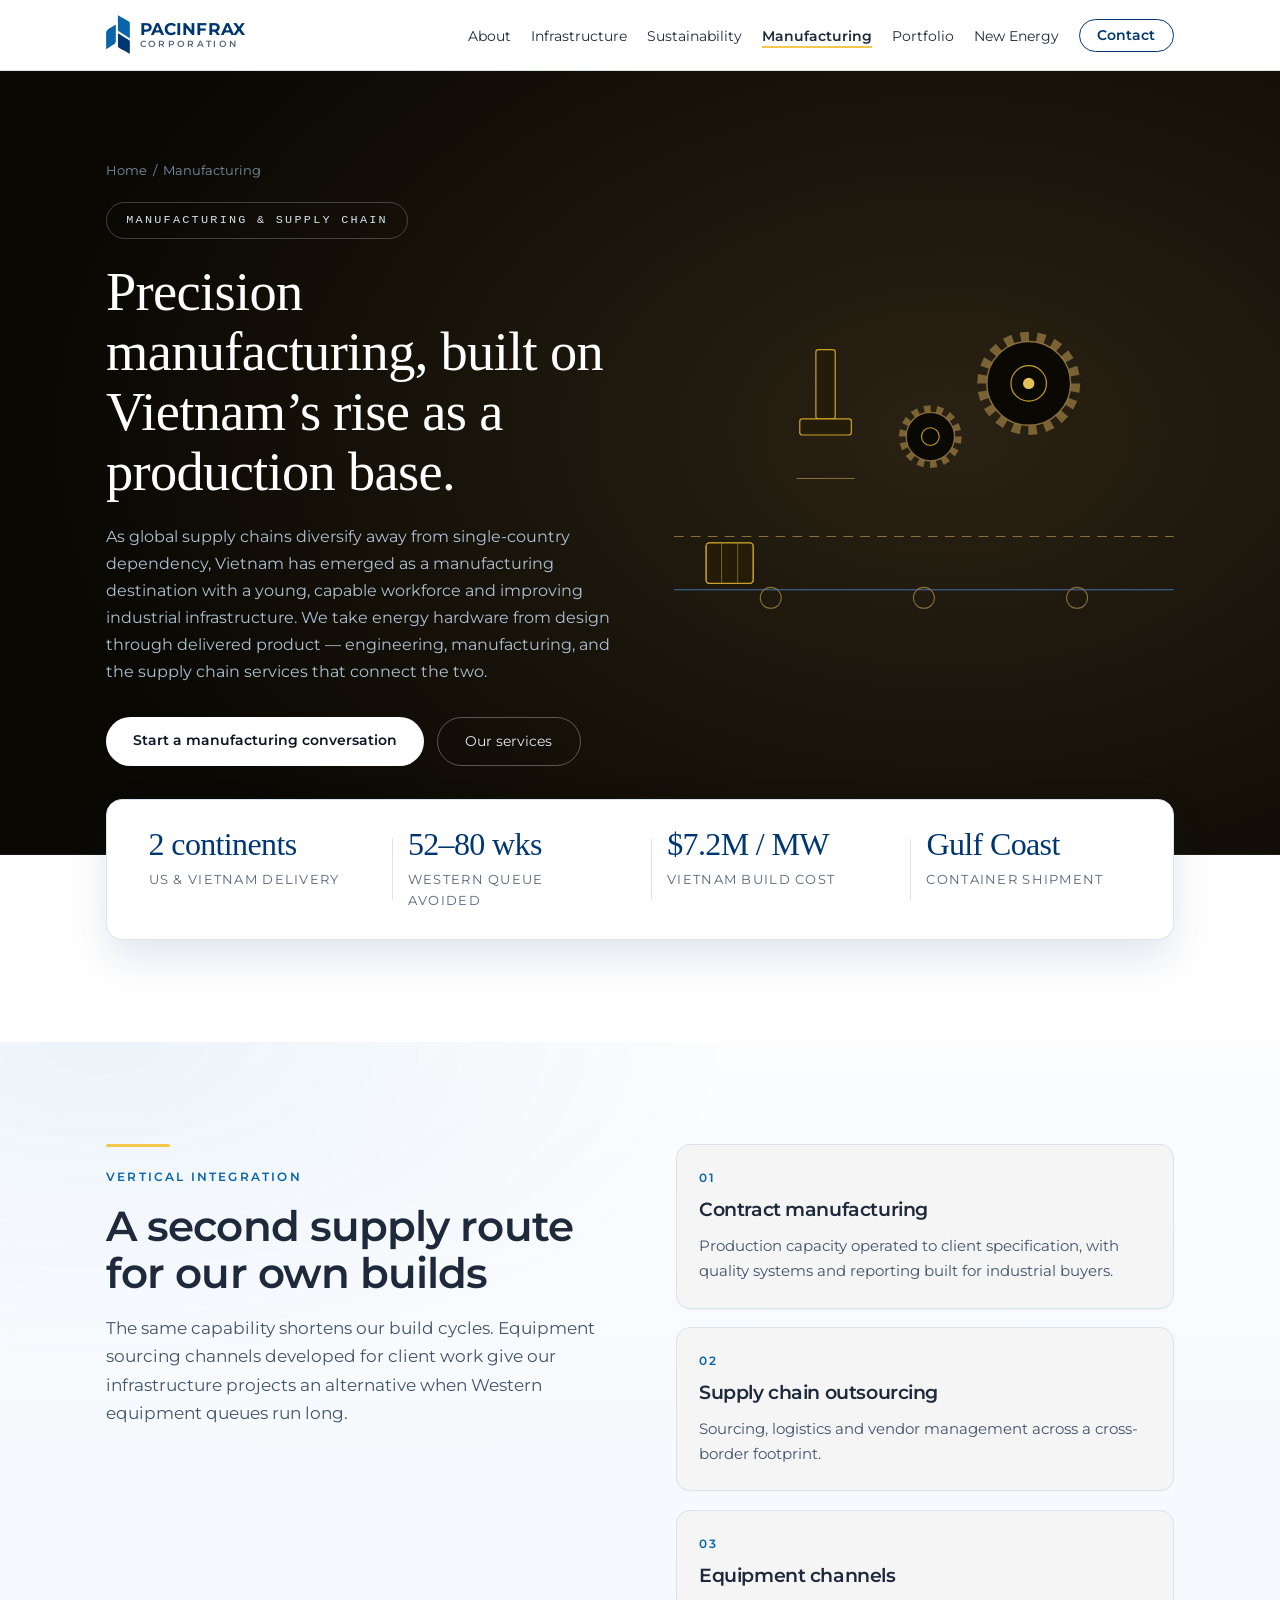
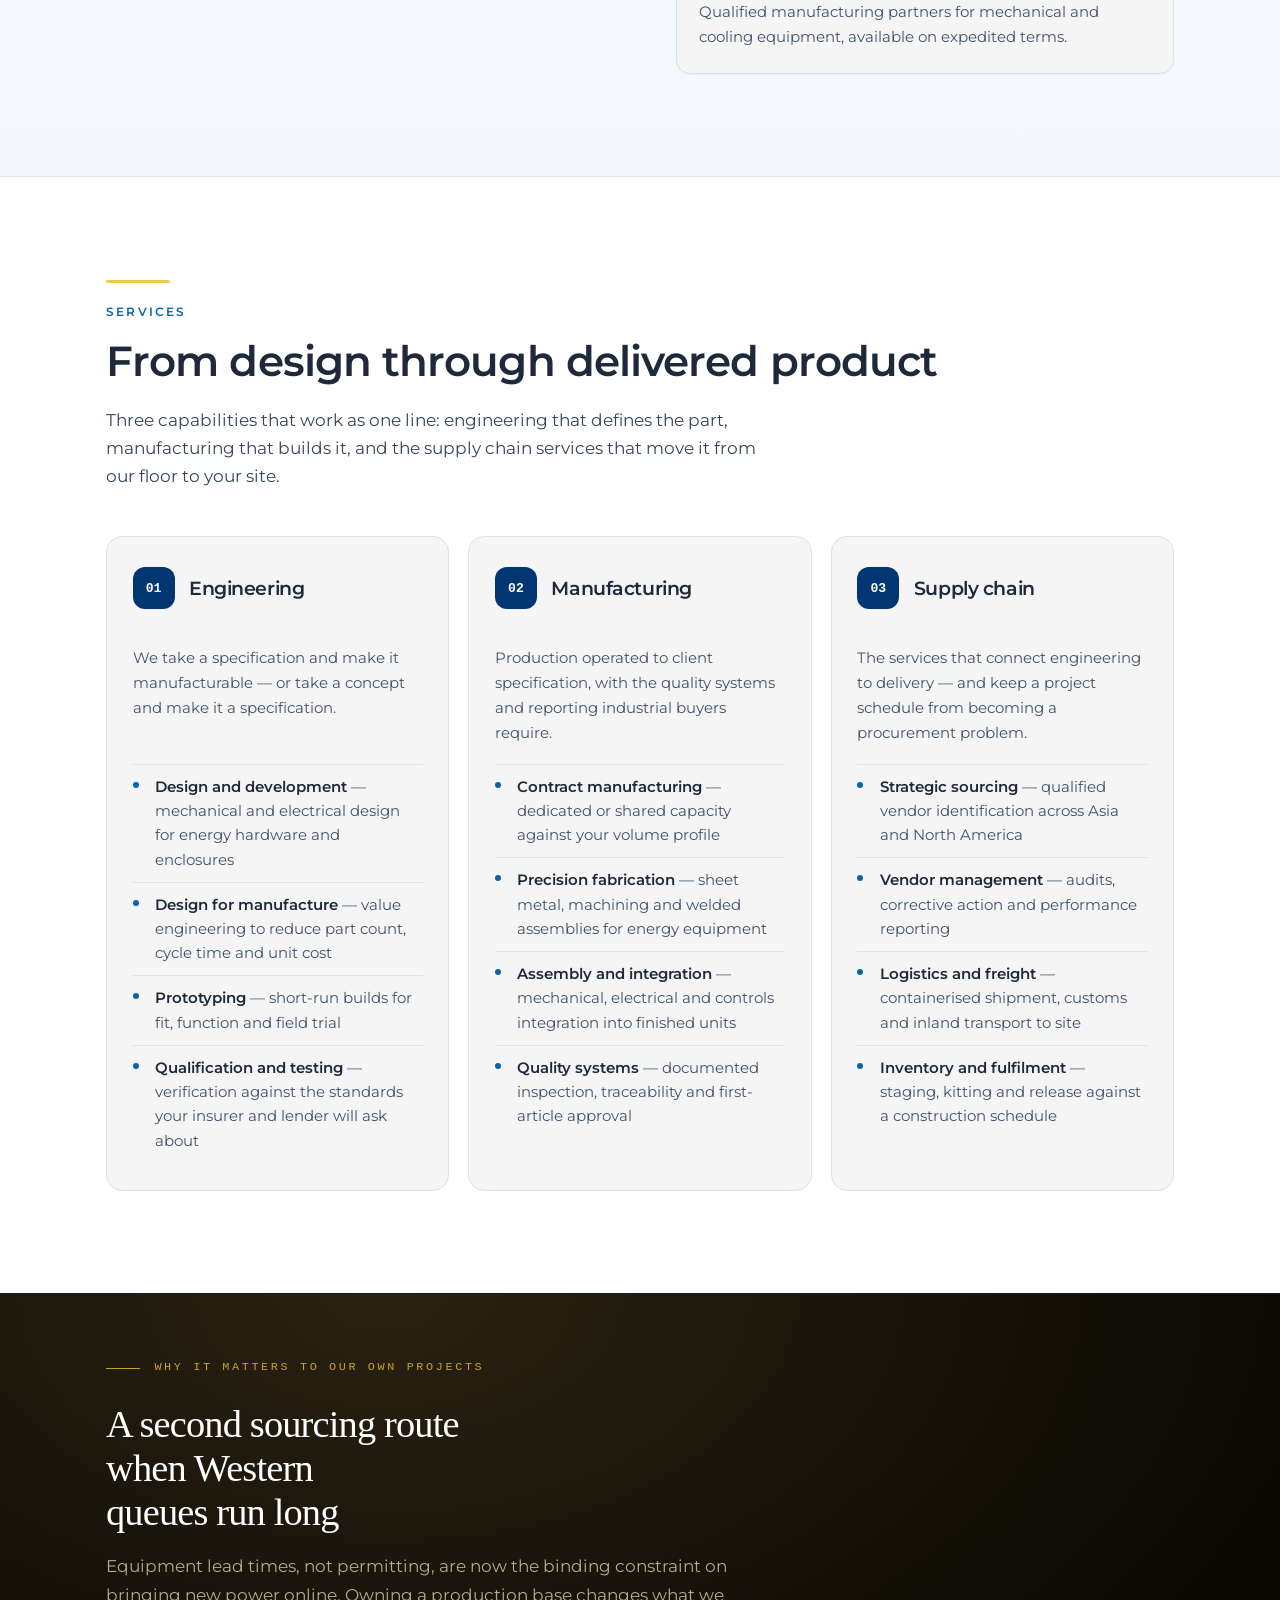
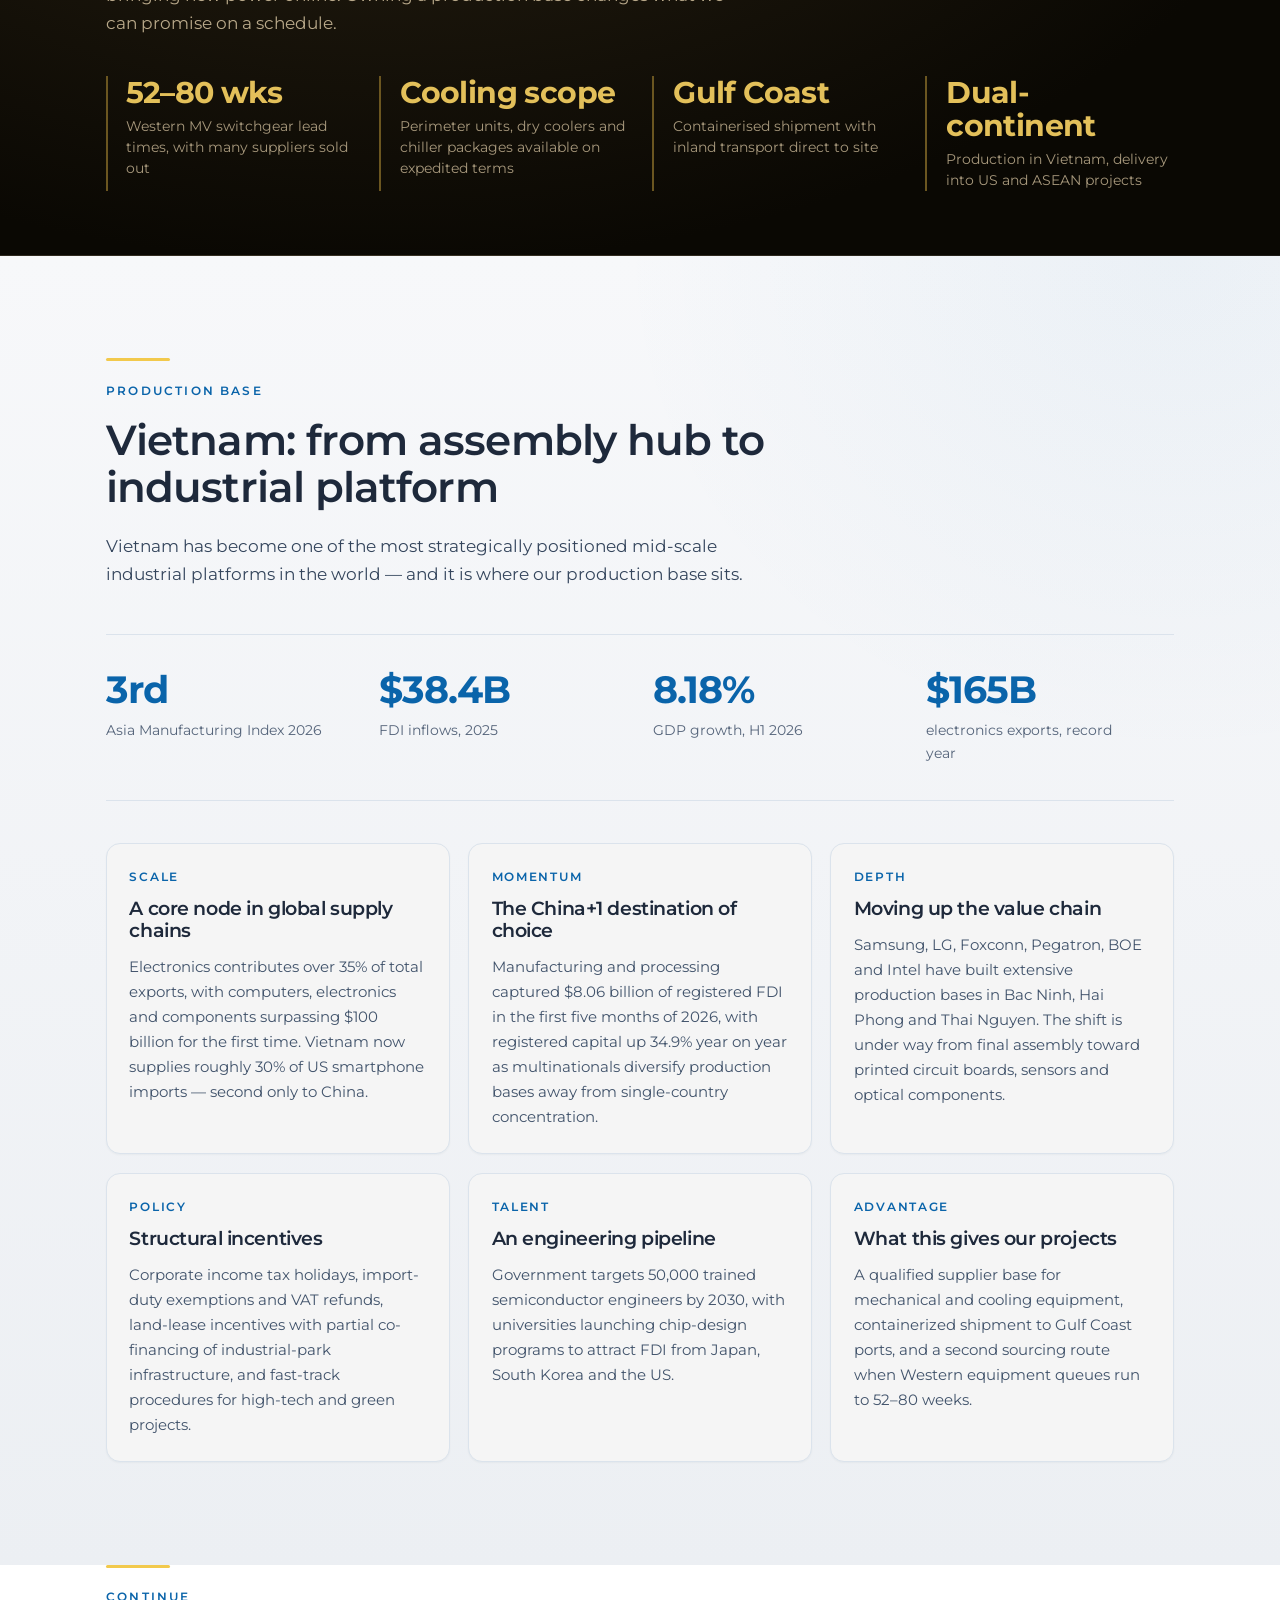
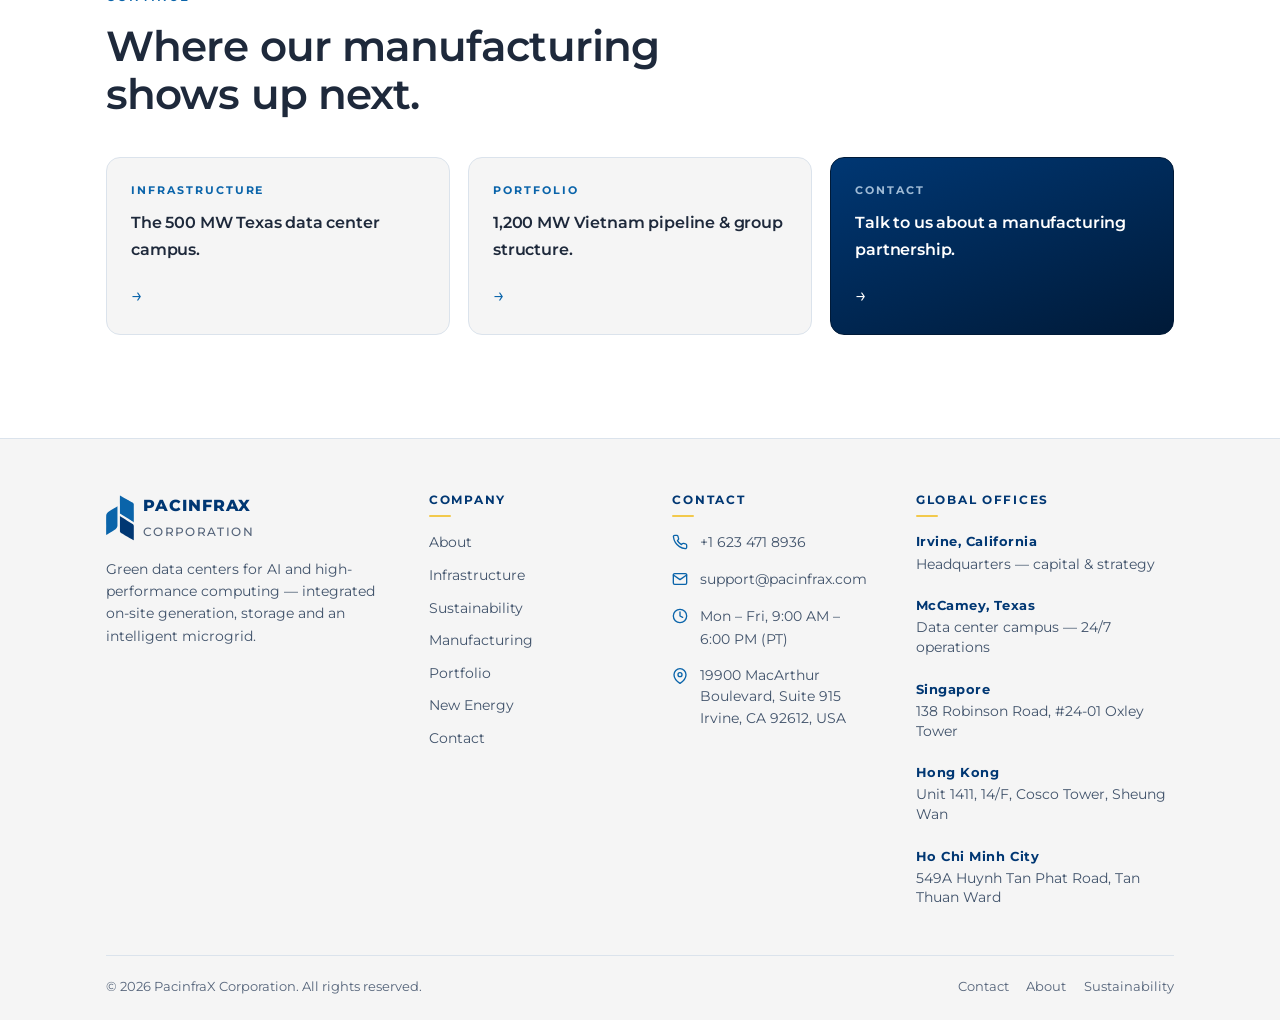
<file: manufacturing.html>
<!DOCTYPE html>
<html lang="en">
<head>
  <meta charset="utf-8">
  <meta name="viewport" content="width=device-width, initial-scale=1">
  <meta name="color-scheme" content="light">
  <meta name="theme-color" content="#003773">

  <title>Manufacturing & Supply Chain — PacinfraX Corporation</title>
  <meta name="description" content="Outsourced manufacturing, supply chain services and cross-border equipment sourcing for third-party clients and PacinfraX infrastructure projects.">

  <link rel="icon" href="data:image/svg+xml,%3Csvg xmlns='http://www.w3.org/2000/svg' viewBox='0 0 48 48'%3E%3Crect width='48' height='48' rx='10' fill='%23FFFFFF'/%3E%3Cpath d='M20 8 8 15v18l12-7z' fill='%230A64AA'/%3E%3Cpath d='M28 8v18l12 7V15z' fill='%230A64AA'/%3E%3Cpath d='M28 28v12l12 7V35z' fill='%23003773'/%3E%3C/svg%3E">
  <link rel="preconnect" href="https://fonts.googleapis.com">
  <link rel="preconnect" href="https://fonts.gstatic.com" crossorigin>
  <link href="https://fonts.googleapis.com/css2?family=Montserrat:wght@400;500;600;700;800&display=swap" rel="stylesheet">
  <link rel="stylesheet" href="styles.css">
</head>

<body>

<!-- ═══ SITE NAVIGATION ════════════════════════════════════════════════
     The drawer is a checkbox + label. No JavaScript opens or closes it.
     ════════════════════════════════════════════════════════════════════ -->
<nav class="site-nav">
  <input type="checkbox" id="nav-toggle" class="nav-toggle" aria-label="Open navigation menu">

  <div class="wrap">
    <a class="brand" href="index.html">
      <svg viewBox="0 0 1264 2046" width="30" height="49" aria-hidden="true"><path fill="#0A64AA" d="M8.26,1354.25C8.52,935.13 8.63,911.96 10.32,902.00C20.80,840.54 50.66,790.71 98.43,754.98C105.84,749.44 515.99,496.00 517.55,496.00C517.81,496.00 517.90,695.91 517.76,940.25L517.50,1384.50L515.21,1396.00C503.65,1454.18 473.91,1502.65 429.50,1535.69C421.38,1541.73 10.11,1796.00 8.46,1796.00C8.19,1796.00 8.10,1597.21 8.26,1354.25ZM1254.14,1245.00C1248.78,1227.35 1231.68,1203.67 1214.29,1189.83C1210.80,1187.06 1077.80,1103.21 918.73,1003.49L629.50,822.19L629.25,415.10C629.11,191.19 629.17,8.00 629.39,8.00C630.38,8.00 1198.20,328.75 1203.50,332.30C1206.80,334.51 1214.06,340.86 1219.63,346.41C1237.31,364.03 1247.90,383.48 1253.72,409.03C1255.30,415.97 1255.44,442.14 1255.72,781.00C1256.09,1225.00 1256.00,1251.14 1254.14,1245.00Z"/><path fill="#003773" d="M970.58,1877.49C814.42,1789.32 683.35,1714.82 679.32,1711.94C659.83,1698.00 642.95,1674.69 635.17,1651.00C629.09,1632.47 629.61,1664.38 629.28,1287.24L628.98,943.97L637.24,949.14C742.50,1014.97 1199.19,1301.41 1203.50,1304.30C1212.73,1310.49 1228.94,1327.24 1235.59,1337.48C1245.78,1353.16 1252.65,1372.13 1254.96,1390.97C1256.18,1400.89 1256.46,2038.06 1255.25,2037.90C1254.84,2037.85 1126.73,1965.66 970.58,1877.49Z"/></svg>
      <span class="brand-text">
        <span class="brand-name">PACINFRAX</span>
        <i class="brand-suffix">CORPORATION</i>
      </span>
    </a>

    <ul class="nav-links">
        <li><a href="about.html">About</a></li>
        <li><a href="infrastructure.html">Infrastructure</a></li>
        <li><a href="sustainability.html">Sustainability</a></li>
        <li><a href="manufacturing.html" class="is-active">Manufacturing</a></li>
        <li><a href="portfolio.html">Portfolio</a></li>
        <li><a href="new-energy.html">New Energy</a></li>
        <li><a class="nav-cta" href="contact.html">Contact</a></li>
    </ul>

    <label class="nav-burger" for="nav-toggle" aria-hidden="true"><span></span></label>
  </div>

  <div class="nav-drawer" id="nav-drawer">
    <div class="nav-drawer-inner">
        <a href="index.html">Home</a>
        <a href="about.html">About</a>
        <a href="infrastructure.html">Infrastructure</a>
        <a href="sustainability.html">Sustainability</a>
        <a href="manufacturing.html" class="is-active">Manufacturing</a>
        <a href="portfolio.html">Portfolio</a>
        <a href="new-energy.html">New Energy</a>
        <a class="is-cta" href="contact.html">Contact</a>
    </div>
  </div>
</nav>


<!-- ═══ PAGE HERO ══════════════════════════════════════════════════════ -->
<section class="page-hero page-hero--mfg">
  <div class="wrap page-hero-grid">

    <div class="page-hero-copy">
      <nav class="page-hero-crumb" aria-label="Breadcrumb">
        <a href="index.html">Home</a> &nbsp;/&nbsp; Manufacturing
      </nav>
      <span class="page-hero-pill">Manufacturing &amp; Supply Chain</span>
      <h1>Precision manufacturing, built on Vietnam&rsquo;s rise as a production base.</h1>
      <p>As global supply chains diversify away from single-country dependency, Vietnam has emerged as a manufacturing destination with a young, capable workforce and improving industrial infrastructure. We take energy hardware from design through delivered product &mdash; engineering, manufacturing, and the supply chain services that connect the two.</p>
      <div class="btn-row">
        <a class="btn-light" href="contact.html">Start a manufacturing conversation</a>
        <a class="btn-ghost" href="#services">Our services</a>
      </div>
    </div>

    <div class="page-hero-art"><svg viewBox="0 0 620 460" xmlns="http://www.w3.org/2000/svg" aria-hidden="true">
  <g class="sv-spin" style="transform-box:view-box;transform-origin:440px 132px">
    <path d="M492.0 132.0L504.0 132.0L502.9 143.6L491.1 141.4Z" fill="#8A6F3C" opacity=".85"/><path d="M488.9 149.8L500.1 153.9L495.2 164.4L484.9 158.3Z" fill="#8A6F3C" opacity=".85"/><path d="M479.8 165.4L489.0 173.1L480.8 181.3L473.1 172.1Z" fill="#8A6F3C" opacity=".85"/><path d="M466.0 177.0L472.0 187.4L461.5 192.3L457.4 181.0Z" fill="#8A6F3C" opacity=".85"/><path d="M449.0 183.2L451.1 195.0L439.6 196.0L439.6 184.0Z" fill="#8A6F3C" opacity=".85"/><path d="M431.0 183.2L428.9 195.0L417.7 192.0L421.9 180.7Z" fill="#8A6F3C" opacity=".85"/><path d="M414.0 177.0L408.0 187.4L398.5 180.7L406.3 171.6Z" fill="#8A6F3C" opacity=".85"/><path d="M400.2 165.4L391.0 173.1L384.4 163.6L394.8 157.7Z" fill="#8A6F3C" opacity=".85"/><path d="M391.1 149.8L379.9 153.9L376.9 142.7L388.7 140.7Z" fill="#8A6F3C" opacity=".85"/><path d="M388.0 132.0L376.0 132.0L377.1 120.4L388.9 122.6Z" fill="#8A6F3C" opacity=".85"/><path d="M391.1 114.2L379.9 110.1L384.8 99.6L395.1 105.7Z" fill="#8A6F3C" opacity=".85"/><path d="M400.2 98.6L391.0 90.9L399.2 82.7L406.9 91.9Z" fill="#8A6F3C" opacity=".85"/><path d="M414.0 87.0L408.0 76.6L418.5 71.7L422.6 83.0Z" fill="#8A6F3C" opacity=".85"/><path d="M431.0 80.8L428.9 69.0L440.4 68.0L440.4 80.0Z" fill="#8A6F3C" opacity=".85"/><path d="M449.0 80.8L451.1 69.0L462.3 72.0L458.1 83.3Z" fill="#8A6F3C" opacity=".85"/><path d="M466.0 87.0L472.0 76.6L481.5 83.3L473.7 92.4Z" fill="#8A6F3C" opacity=".85"/><path d="M479.8 98.6L489.0 90.9L495.6 100.4L485.2 106.3Z" fill="#8A6F3C" opacity=".85"/><path d="M488.9 114.2L500.1 110.1L503.1 121.3L491.3 123.3Z" fill="#8A6F3C" opacity=".85"/>
  </g>
  <circle cx="440" cy="132" r="52" fill="#0A0803" stroke="#8A6F3C" stroke-width="1.8"/>
  <circle cx="440" cy="132" r="22" fill="none" stroke="#C9A227" stroke-width="1.4"/>
  <circle cx="440" cy="132" r="7" fill="#E3C05A"/>

  <g class="sv-spin-rev" style="transform-box:view-box;transform-origin:318px 198px">
    <path d="M348.0 198.0L357.0 198.0L355.9 207.0L347.2 204.9Z" fill="#8A6F3C" opacity=".85"/><path d="M345.0 211.0L353.1 214.9L348.3 222.6L341.3 216.9Z" fill="#8A6F3C" opacity=".85"/><path d="M336.7 221.5L342.3 228.5L334.6 233.3L330.8 225.1Z" fill="#8A6F3C" opacity=".85"/><path d="M324.7 227.2L326.7 236.0L317.6 237.0L317.7 228.0Z" fill="#8A6F3C" opacity=".85"/><path d="M311.3 227.2L309.3 236.0L300.8 233.0L304.7 224.9Z" fill="#8A6F3C" opacity=".85"/><path d="M299.3 221.5L293.7 228.5L287.3 222.0L294.4 216.5Z" fill="#8A6F3C" opacity=".85"/><path d="M291.0 211.0L282.9 214.9L279.9 206.3L288.7 204.4Z" fill="#8A6F3C" opacity=".85"/><path d="M288.0 198.0L279.0 198.0L280.1 189.0L288.8 191.1Z" fill="#8A6F3C" opacity=".85"/><path d="M291.0 185.0L282.9 181.1L287.7 173.4L294.7 179.1Z" fill="#8A6F3C" opacity=".85"/><path d="M299.3 174.5L293.7 167.5L301.4 162.7L305.2 170.9Z" fill="#8A6F3C" opacity=".85"/><path d="M311.3 168.8L309.3 160.0L318.4 159.0L318.3 168.0Z" fill="#8A6F3C" opacity=".85"/><path d="M324.7 168.8L326.7 160.0L335.2 163.0L331.3 171.1Z" fill="#8A6F3C" opacity=".85"/><path d="M336.7 174.5L342.3 167.5L348.7 174.0L341.6 179.5Z" fill="#8A6F3C" opacity=".85"/><path d="M345.0 185.0L353.1 181.1L356.1 189.7L347.3 191.6Z" fill="#8A6F3C" opacity=".85"/>
  </g>
  <circle cx="318" cy="198" r="30" fill="#0A0803" stroke="#8A6F3C" stroke-width="1.6"/>
  <circle cx="318" cy="198" r="11" fill="none" stroke="#C9A227" stroke-width="1.3"/>

  <g class="sv-press">
    <rect x="176" y="90" width="24" height="86" rx="3" fill="#241C08" stroke="#C9A227" stroke-width="1.5"/>
    <rect x="156" y="176" width="64" height="20" rx="3" fill="#241C08" stroke="#C9A227" stroke-width="1.5"/>
  </g>
  <path d="M152 250 H224" stroke="#8A6F3C" stroke-width="1.4"/>

  <g clip-path="url(#hdr-belt)">
    <g class="sv-belt"><rect x="40" y="330" width="58" height="50" rx="4" fill="#241C08" stroke="#C9A227" stroke-width="1.4"/><path d="M59 330v50M79 330v50" stroke="#8A6F3C" stroke-width="1"/></g>
    <g class="sv-belt" style="animation-delay:2.33s"><rect x="40" y="330" width="58" height="50" rx="4" fill="#241C08" stroke="#C9A227" stroke-width="1.4"/><path d="M59 330v50M79 330v50" stroke="#8A6F3C" stroke-width="1"/></g>
    <g class="sv-belt" style="animation-delay:4.66s"><rect x="40" y="330" width="58" height="50" rx="4" fill="#241C08" stroke="#C9A227" stroke-width="1.4"/><path d="M59 330v50M79 330v50" stroke="#8A6F3C" stroke-width="1"/></g>
  </g>
  <defs><clipPath id="hdr-belt"><rect x="0" y="310" width="620" height="100"/></clipPath></defs>

  <path class="sv-dash" d="M0 322 H620" stroke="#8A6F3C" stroke-width="1.3" fill="none" stroke-dasharray="12 9"/>
  <path d="M0 388 H620" stroke="#3E6FA8" stroke-width="1.3" fill="none"/>
  <g fill="none" stroke="#8A6F3C" stroke-width="1.3">
    <circle class="sv-spin-slow" cx="120" cy="398" r="13"/>
    <circle class="sv-spin-slow" cx="310" cy="398" r="13"/>
    <circle class="sv-spin-slow" cx="500" cy="398" r="13"/>
  </g>
</svg></div>

  </div>
</section>

<section class="section" style="padding-top:0">
  <div class="wrap">
    <div class="dark-hero-stats">
      <div><b>2 continents</b><span>US &amp; Vietnam delivery</span></div>
      <div><b>52–80 wks</b><span>Western queue avoided</span></div>
      <div><b>$7.2M / MW</b><span>Vietnam build cost</span></div>
      <div><b>Gulf Coast</b><span>Container shipment</span></div>
    </div>
  </div>
</section>

<section class="section section-tint">
  <div class="wrap split">
    <div>
      <div class="gold-rule"></div>
      <div class="eyebrow">Vertical Integration</div>
      <h2>A second supply route for our own builds</h2>
      <p>The same capability shortens our build cycles. Equipment sourcing channels developed for
         client work give our infrastructure projects an alternative when Western equipment queues run long.</p>
    </div>
    <div class="grid" style="margin-top:0">
      <div class="card accent"><div class="card-label">01</div><h3>Contract manufacturing</h3>
        <p>Production capacity operated to client specification, with quality systems and reporting
           built for industrial buyers.</p></div>
      <div class="card accent"><div class="card-label">02</div><h3>Supply chain outsourcing</h3>
        <p>Sourcing, logistics and vendor management across a cross-border footprint.</p></div>
      <div class="card accent"><div class="card-label">03</div><h3>Equipment channels</h3>
        <p>Qualified manufacturing partners for mechanical and cooling equipment, available on
           expedited terms.</p></div>
    </div>
  </div>
</section>

<!-- ═══ SERVICES ═══════════════════════════════════════════════════════ -->
<section class="section rule" id="services">
  <div class="wrap">
    <div class="gold-rule"></div>
    <div class="eyebrow">Services</div>
    <h2 style="max-width:none">From design through delivered product</h2>
    <p class="lead">Three capabilities that work as one line: engineering that defines the part,
       manufacturing that builds it, and the supply chain services that move it from our floor
       to your site.</p>

    <div class="service-grid">

      <div class="service-pillar">
        <div class="service-head">
          <div class="service-num">01</div>
          <h3>Engineering</h3>
        </div>
        <p>We take a specification and make it manufacturable &mdash; or take a concept and make
           it a specification.</p>
        <ul class="service-list">
          <li><b>Design and development</b> &mdash; mechanical and electrical design for energy
            hardware and enclosures</li>
          <li><b>Design for manufacture</b> &mdash; value engineering to reduce part count, cycle
            time and unit cost</li>
          <li><b>Prototyping</b> &mdash; short-run builds for fit, function and field trial</li>
          <li><b>Qualification and testing</b> &mdash; verification against the standards your
            insurer and lender will ask about</li>
        </ul>
      </div>

      <div class="service-pillar">
        <div class="service-head">
          <div class="service-num">02</div>
          <h3>Manufacturing</h3>
        </div>
        <p>Production operated to client specification, with the quality systems and reporting
           industrial buyers require.</p>
        <ul class="service-list">
          <li><b>Contract manufacturing</b> &mdash; dedicated or shared capacity against your
            volume profile</li>
          <li><b>Precision fabrication</b> &mdash; sheet metal, machining and welded assemblies
            for energy equipment</li>
          <li><b>Assembly and integration</b> &mdash; mechanical, electrical and controls
            integration into finished units</li>
          <li><b>Quality systems</b> &mdash; documented inspection, traceability and
            first-article approval</li>
        </ul>
      </div>

      <div class="service-pillar">
        <div class="service-head">
          <div class="service-num">03</div>
          <h3>Supply chain</h3>
        </div>
        <p>The services that connect engineering to delivery &mdash; and keep a project schedule
           from becoming a procurement problem.</p>
        <ul class="service-list">
          <li><b>Strategic sourcing</b> &mdash; qualified vendor identification across Asia and
            North America</li>
          <li><b>Vendor management</b> &mdash; audits, corrective action and performance
            reporting</li>
          <li><b>Logistics and freight</b> &mdash; containerised shipment, customs and inland
            transport to site</li>
          <li><b>Inventory and fulfilment</b> &mdash; staging, kitting and release against a
            construction schedule</li>
        </ul>
      </div>

    </div>
  </div>
</section>

<!-- ═══ CAPABILITY ═════════════════════════════════════════════════════ -->
<section class="capability-band">
  <div class="wrap">
    <div class="hierarchy-eyebrow">Why it matters to our own projects</div>
    <h2>A second sourcing route when Western queues&nbsp;run&nbsp;long</h2>
    <p>Equipment lead times, not permitting, are now the binding constraint on bringing new power
       online. Owning a production base changes what we can promise on a schedule.</p>

    <div class="capability-grid">
      <div class="capability-item">
        <b>52&ndash;80 wks</b>
        <span>Western MV switchgear lead times, with many suppliers sold out</span>
      </div>
      <div class="capability-item">
        <b>Cooling scope</b>
        <span>Perimeter units, dry coolers and chiller packages available on expedited terms</span>
      </div>
      <div class="capability-item">
        <b>Gulf Coast</b>
        <span>Containerised shipment with inland transport direct to site</span>
      </div>
      <div class="capability-item">
        <b>Dual-continent</b>
        <span>Production in Vietnam, delivery into US and ASEAN projects</span>
      </div>
    </div>
  </div>
</section>

<!-- ═══ WHY VIETNAM ════════════════════════════════════════════════════ -->
<section class="section section-cream" id="vietnam">
  <div class="wrap">
    <div class="gold-rule"></div>
    <div class="eyebrow">Production Base</div>
    <h2>Vietnam: from assembly hub to industrial platform</h2>
    <p class="lead">Vietnam has become one of the most strategically positioned mid-scale
       industrial platforms in the world &mdash; and it is where our production base sits.</p>

    <div class="kpi-row">
      <div><b>3rd</b><span>Asia Manufacturing Index 2026</span></div>
      <div><b>$38.4B</b><span>FDI inflows, 2025</span></div>
      <div><b>8.18%</b><span>GDP growth, H1 2026</span></div>
      <div><b>$165B</b><span>electronics exports, record year</span></div>
    </div>

    <div class="grid grid-3">
      <div class="card">
        <div class="card-label">Scale</div>
        <h3>A core node in global supply chains</h3>
        <p>Electronics contributes over 35% of total exports, with computers, electronics and
           components surpassing $100 billion for the first time. Vietnam now supplies roughly
           30% of US smartphone imports &mdash; second only to China.</p>
      </div>
      <div class="card">
        <div class="card-label">Momentum</div>
        <h3>The China+1 destination of choice</h3>
        <p>Manufacturing and processing captured $8.06 billion of registered FDI in the first five
           months of 2026, with registered capital up 34.9% year on year as multinationals
           diversify production bases away from single-country concentration.</p>
      </div>
      <div class="card">
        <div class="card-label">Depth</div>
        <h3>Moving up the value chain</h3>
        <p>Samsung, LG, Foxconn, Pegatron, BOE and Intel have built extensive production bases in
           Bac Ninh, Hai Phong and Thai Nguyen. The shift is under way from final assembly toward
           printed circuit boards, sensors and optical components.</p>
      </div>
      <div class="card">
        <div class="card-label">Policy</div>
        <h3>Structural incentives</h3>
        <p>Corporate income tax holidays, import-duty exemptions and VAT refunds, land-lease
           incentives with partial co-financing of industrial-park infrastructure, and fast-track
           procedures for high-tech and green projects.</p>
      </div>
      <div class="card">
        <div class="card-label">Talent</div>
        <h3>An engineering pipeline</h3>
        <p>Government targets 50,000 trained semiconductor engineers by 2030, with universities
           launching chip-design programs to attract FDI from Japan, South Korea and the US.</p>
      </div>
      <div class="card">
        <div class="card-label">Advantage</div>
        <h3>What this gives our projects</h3>
        <p>A qualified supplier base for mechanical and cooling equipment, containerized shipment
           to Gulf Coast ports, and a second sourcing route when Western equipment queues run to
           52&ndash;80 weeks.</p>
      </div>
    </div>
  </div>
</section>

<!-- ═══ ONWARD NAVIGATION ══════════════════════════════════════════════ -->
<section class="section" style="padding-top:0">
  <div class="wrap">
    <div class="gold-rule"></div>
    <div class="eyebrow">Continue</div>
    <h2 style="max-width:22ch">Where our manufacturing shows up next.</h2>
    <div class="page-next polished">
      <a href="infrastructure.html"><small>Infrastructure</small>The 500 MW Texas data center campus.</a>
      <a href="portfolio.html"><small>Portfolio</small>1,200 MW Vietnam pipeline &amp; group structure.</a>
      <a class="is-primary" href="contact.html"><small>Contact</small>Talk to us about a manufacturing partnership.</a>
    </div>
  </div>
</section>


<!-- ═══ FOOTER ═════════════════════════════════════════════════════════ -->
<footer class="site-footer">
  <div class="wrap">
    <div class="footer-top">

      <div class="footer-col footer-brand">
        <a class="brand" href="index.html" aria-label="PacinfraX Corporation home">
          <svg viewBox="0 0 1264 2046" width="30" height="49" aria-hidden="true"><path fill="#0A64AA" d="M8.26,1354.25C8.52,935.13 8.63,911.96 10.32,902.00C20.80,840.54 50.66,790.71 98.43,754.98C105.84,749.44 515.99,496.00 517.55,496.00C517.81,496.00 517.90,695.91 517.76,940.25L517.50,1384.50L515.21,1396.00C503.65,1454.18 473.91,1502.65 429.50,1535.69C421.38,1541.73 10.11,1796.00 8.46,1796.00C8.19,1796.00 8.10,1597.21 8.26,1354.25ZM1254.14,1245.00C1248.78,1227.35 1231.68,1203.67 1214.29,1189.83C1210.80,1187.06 1077.80,1103.21 918.73,1003.49L629.50,822.19L629.25,415.10C629.11,191.19 629.17,8.00 629.39,8.00C630.38,8.00 1198.20,328.75 1203.50,332.30C1206.80,334.51 1214.06,340.86 1219.63,346.41C1237.31,364.03 1247.90,383.48 1253.72,409.03C1255.30,415.97 1255.44,442.14 1255.72,781.00C1256.09,1225.00 1256.00,1251.14 1254.14,1245.00Z"/><path fill="#003773" d="M970.58,1877.49C814.42,1789.32 683.35,1714.82 679.32,1711.94C659.83,1698.00 642.95,1674.69 635.17,1651.00C629.09,1632.47 629.61,1664.38 629.28,1287.24L628.98,943.97L637.24,949.14C742.50,1014.97 1199.19,1301.41 1203.50,1304.30C1212.73,1310.49 1228.94,1327.24 1235.59,1337.48C1245.78,1353.16 1252.65,1372.13 1254.96,1390.97C1256.18,1400.89 1256.46,2038.06 1255.25,2037.90C1254.84,2037.85 1126.73,1965.66 970.58,1877.49Z"/></svg>
          <span>
            <span class="brand-name">PACINFRAX</span><br>
            <i class="brand-suffix">CORPORATION</i>
          </span>
        </a>
        <p>Green data centers for AI and high-performance computing &mdash; integrated on-site generation, storage and an intelligent microgrid.</p>
      </div>

      <div class="footer-col">
        <h4>Company</h4>
        <ul>
          <li><a href="about.html">About</a></li>
          <li><a href="infrastructure.html">Infrastructure</a></li>
          <li><a href="sustainability.html">Sustainability</a></li>
          <li><a href="manufacturing.html">Manufacturing</a></li>
          <li><a href="portfolio.html">Portfolio</a></li>
          <li><a href="new-energy.html">New Energy</a></li>
          <li><a href="contact.html">Contact</a></li>
        </ul>
      </div>

      <div class="footer-col">
        <h4>Contact</h4>
        <div class="footer-contact">
          <div class="footer-contact-row">
            <svg viewBox="0 0 24 24" fill="none" stroke="currentColor" stroke-width="2" stroke-linecap="round" stroke-linejoin="round"><path d="M22 16.92v3a2 2 0 0 1-2.18 2 19.79 19.79 0 0 1-8.63-3.07 19.5 19.5 0 0 1-6-6 19.79 19.79 0 0 1-3.07-8.67A2 2 0 0 1 4.11 2h3a2 2 0 0 1 2 1.72 12.84 12.84 0 0 0 .7 2.81 2 2 0 0 1-.45 2.11L8.09 9.91a16 16 0 0 0 6 6l1.27-1.27a2 2 0 0 1 2.11-.45 12.84 12.84 0 0 0 2.81.7A2 2 0 0 1 22 16.92z"/></svg>
            <a href="tel:+16234718936">+1 623 471 8936</a>
          </div>
          <div class="footer-contact-row">
            <svg viewBox="0 0 24 24" fill="none" stroke="currentColor" stroke-width="2" stroke-linecap="round" stroke-linejoin="round"><path d="M4 4h16c1.1 0 2 .9 2 2v12c0 1.1-.9 2-2 2H4c-1.1 0-2-.9-2-2V6c0-1.1.9-2 2-2z"/><polyline points="22,6 12,13 2,6"/></svg>
            <a href="mailto:support@pacinfrax.com">support@pacinfrax.com</a>
          </div>
          <div class="footer-contact-row">
            <svg viewBox="0 0 24 24" fill="none" stroke="currentColor" stroke-width="2" stroke-linecap="round" stroke-linejoin="round"><circle cx="12" cy="12" r="10"/><polyline points="12 6 12 12 16 14"/></svg>
            <span>Mon &ndash; Fri, 9:00 AM &ndash; 6:00 PM (PT)</span>
          </div>
          <div class="footer-contact-row">
            <svg viewBox="0 0 24 24" fill="none" stroke="currentColor" stroke-width="2" stroke-linecap="round" stroke-linejoin="round"><path d="M21 10c0 7-9 13-9 13s-9-6-9-13a9 9 0 0 1 18 0z"/><circle cx="12" cy="10" r="3"/></svg>
            <address>19900 MacArthur Boulevard, Suite 915<br>Irvine, CA 92612, USA</address>
          </div>
        </div>
      </div>

      <div class="footer-col">
        <h4>Global Offices</h4>
        <ul class="footer-offices">
          <li><b>Irvine, California</b><span>Headquarters &mdash; capital &amp; strategy</span></li>
          <li><b>McCamey, Texas</b><span>Data center campus &mdash; 24/7 operations</span></li>
          <li><b>Singapore</b><span>138 Robinson Road, #24-01 Oxley Tower</span></li>
          <li><b>Hong Kong</b><span>Unit 1411, 14/F, Cosco Tower, Sheung Wan</span></li>
          <li><b>Ho Chi Minh City</b><span>549A Huynh Tan Phat Road, Tan Thuan Ward</span></li>
        </ul>
      </div>

    </div>

    <div class="footer-bottom">
      <span>&copy; 2026 PacinfraX Corporation. All rights reserved.</span>
      <nav aria-label="Legal">
        <a href="contact.html">Contact</a>
        <a href="about.html">About</a>
        <a href="sustainability.html">Sustainability</a>
      </nav>
    </div>
  </div>
</footer>


<!-- Progressive enhancement only: closes the drawer after a link is tapped.
     Navigation works identically without it. -->
<script>
(function () {
  var toggle = document.getElementById('nav-toggle');
  var drawer = document.getElementById('nav-drawer');
  if (!toggle || !drawer) return;
  drawer.addEventListener('click', function (e) {
    if (e.target.closest('a')) toggle.checked = false;
  });
})();
</script>

</body>
</html>
</file>
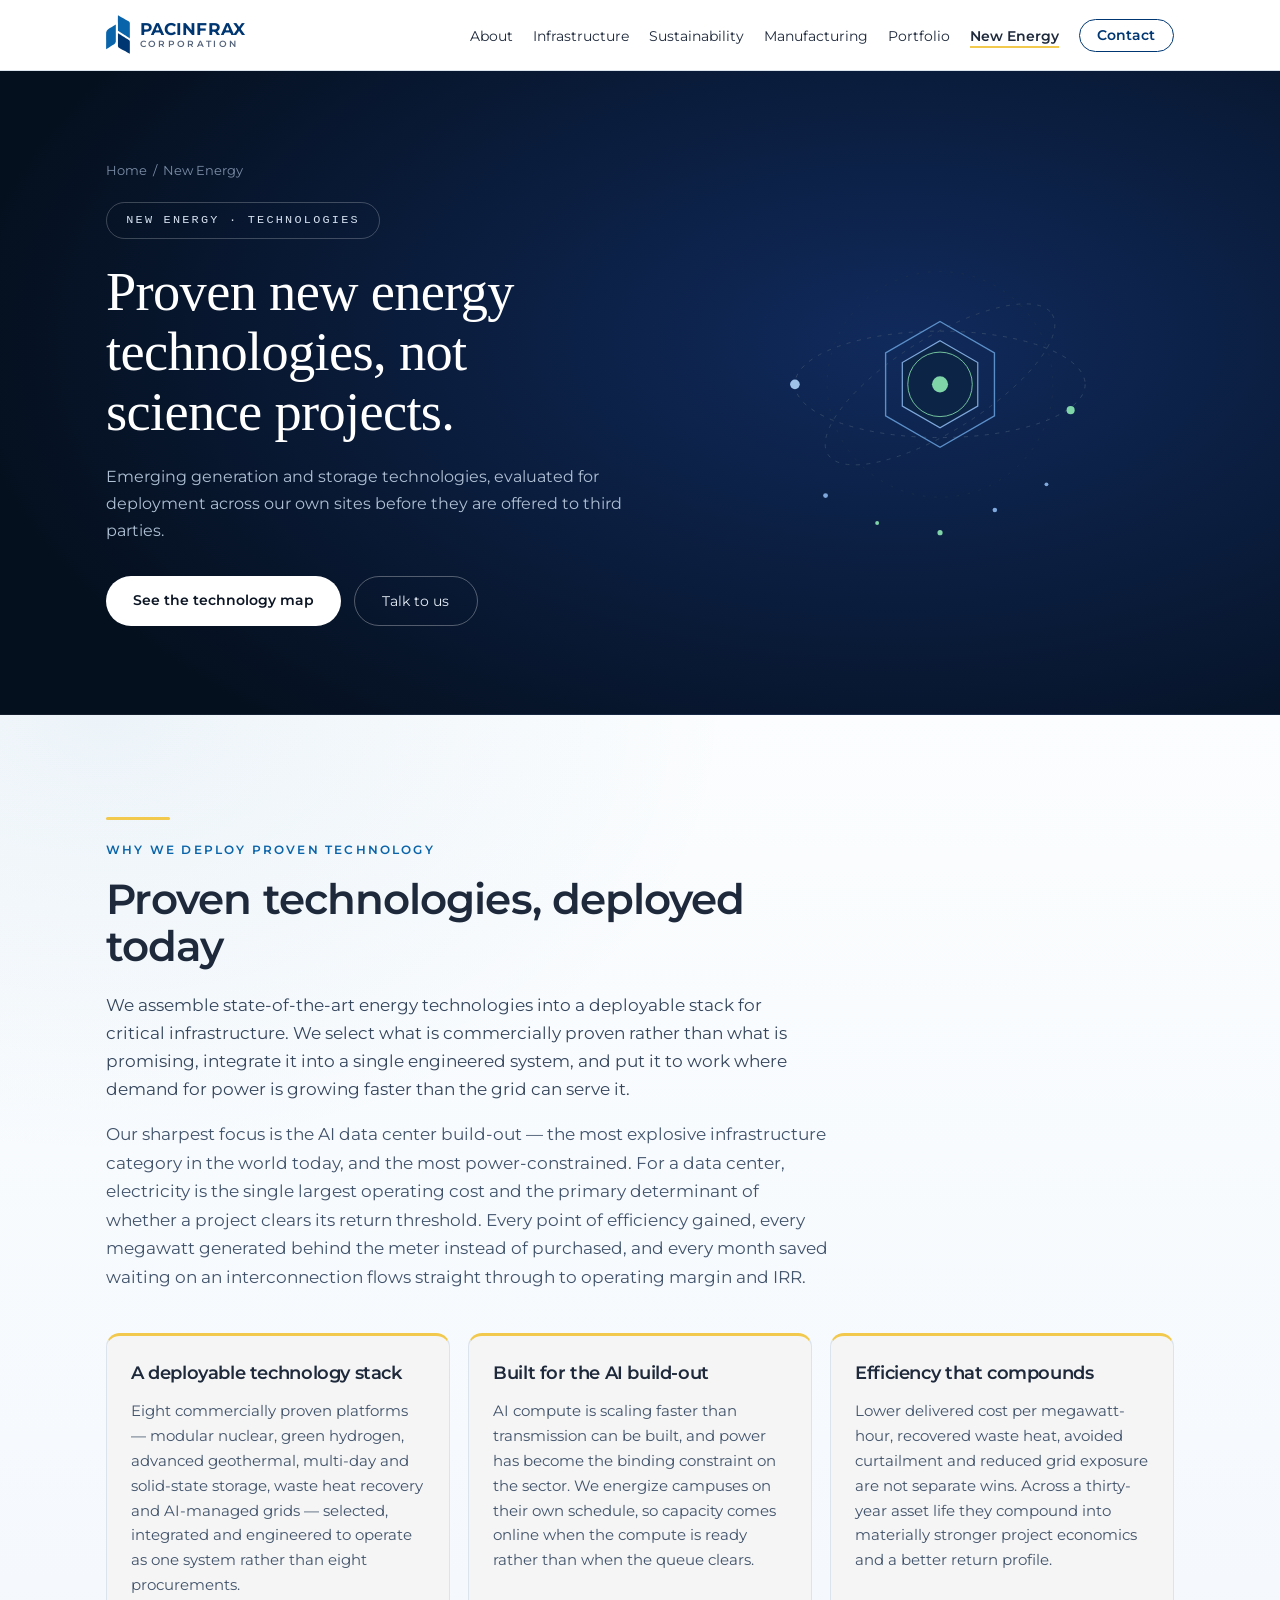
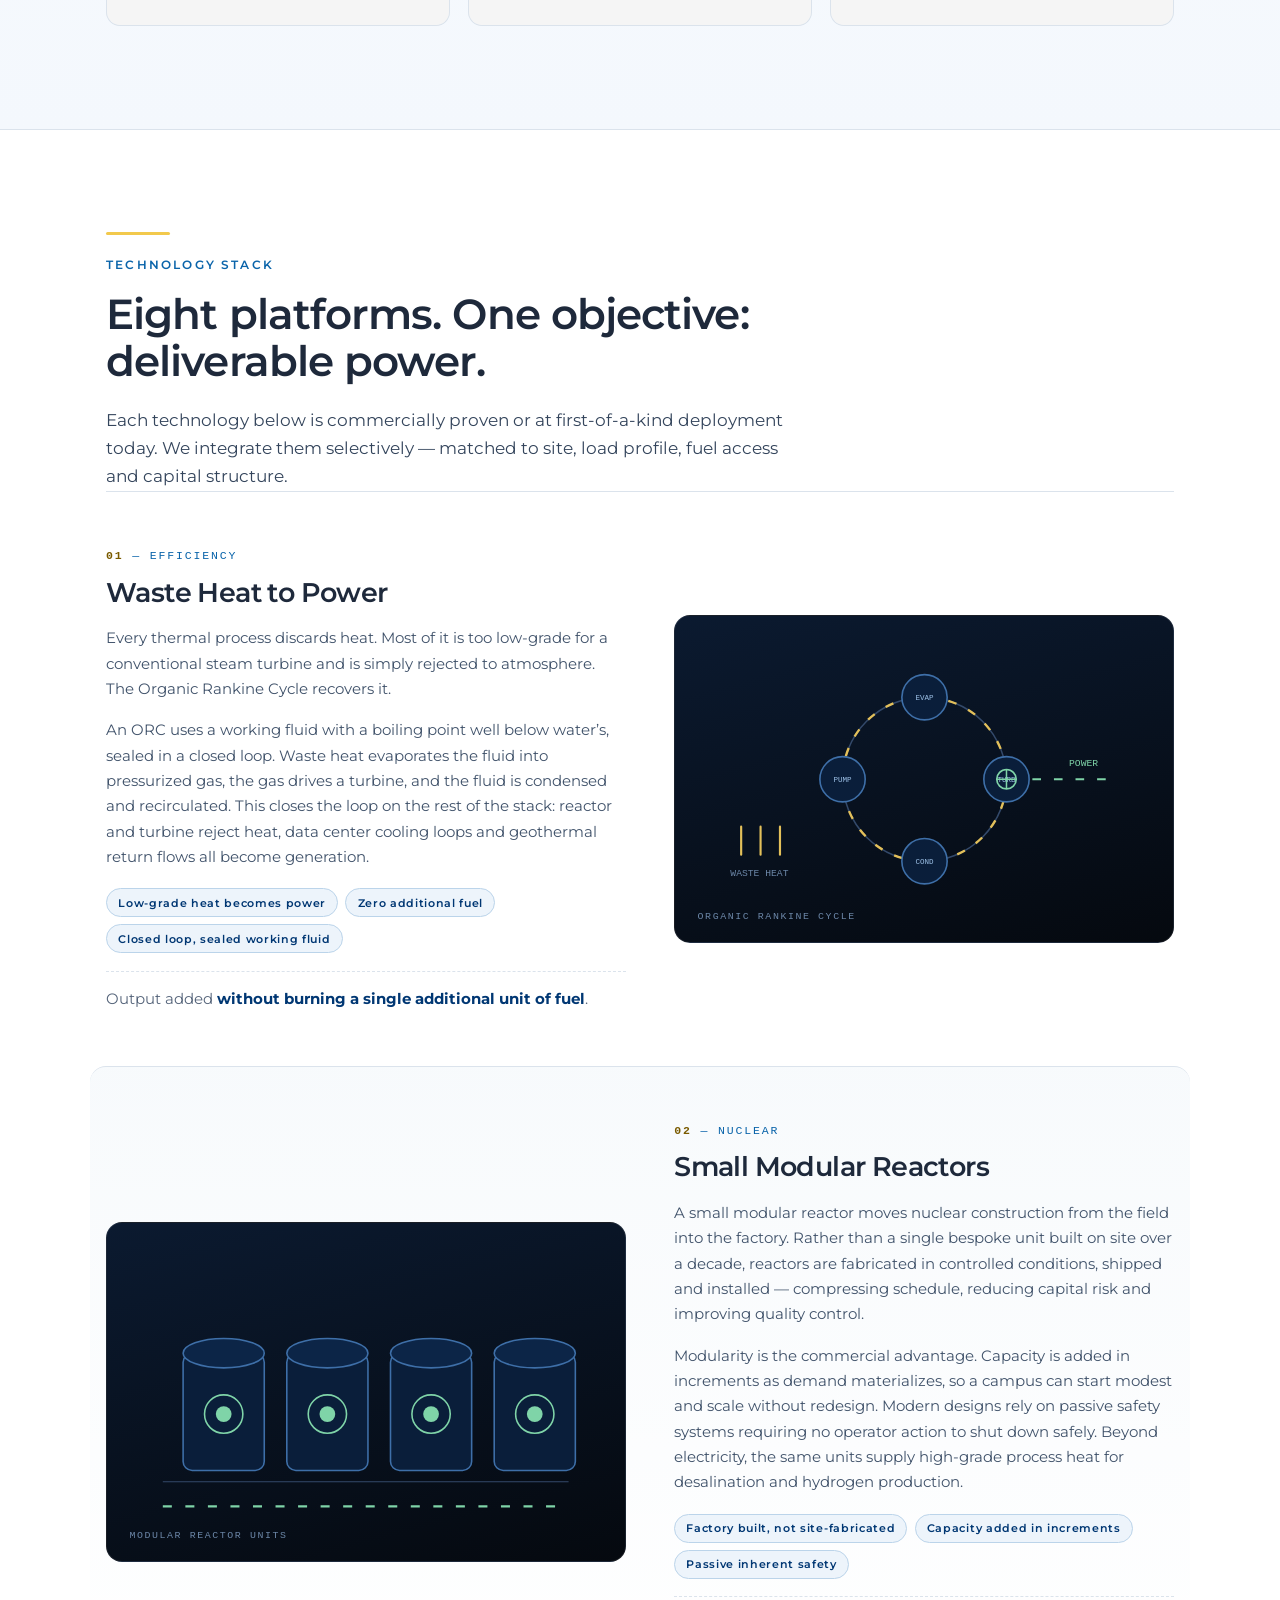
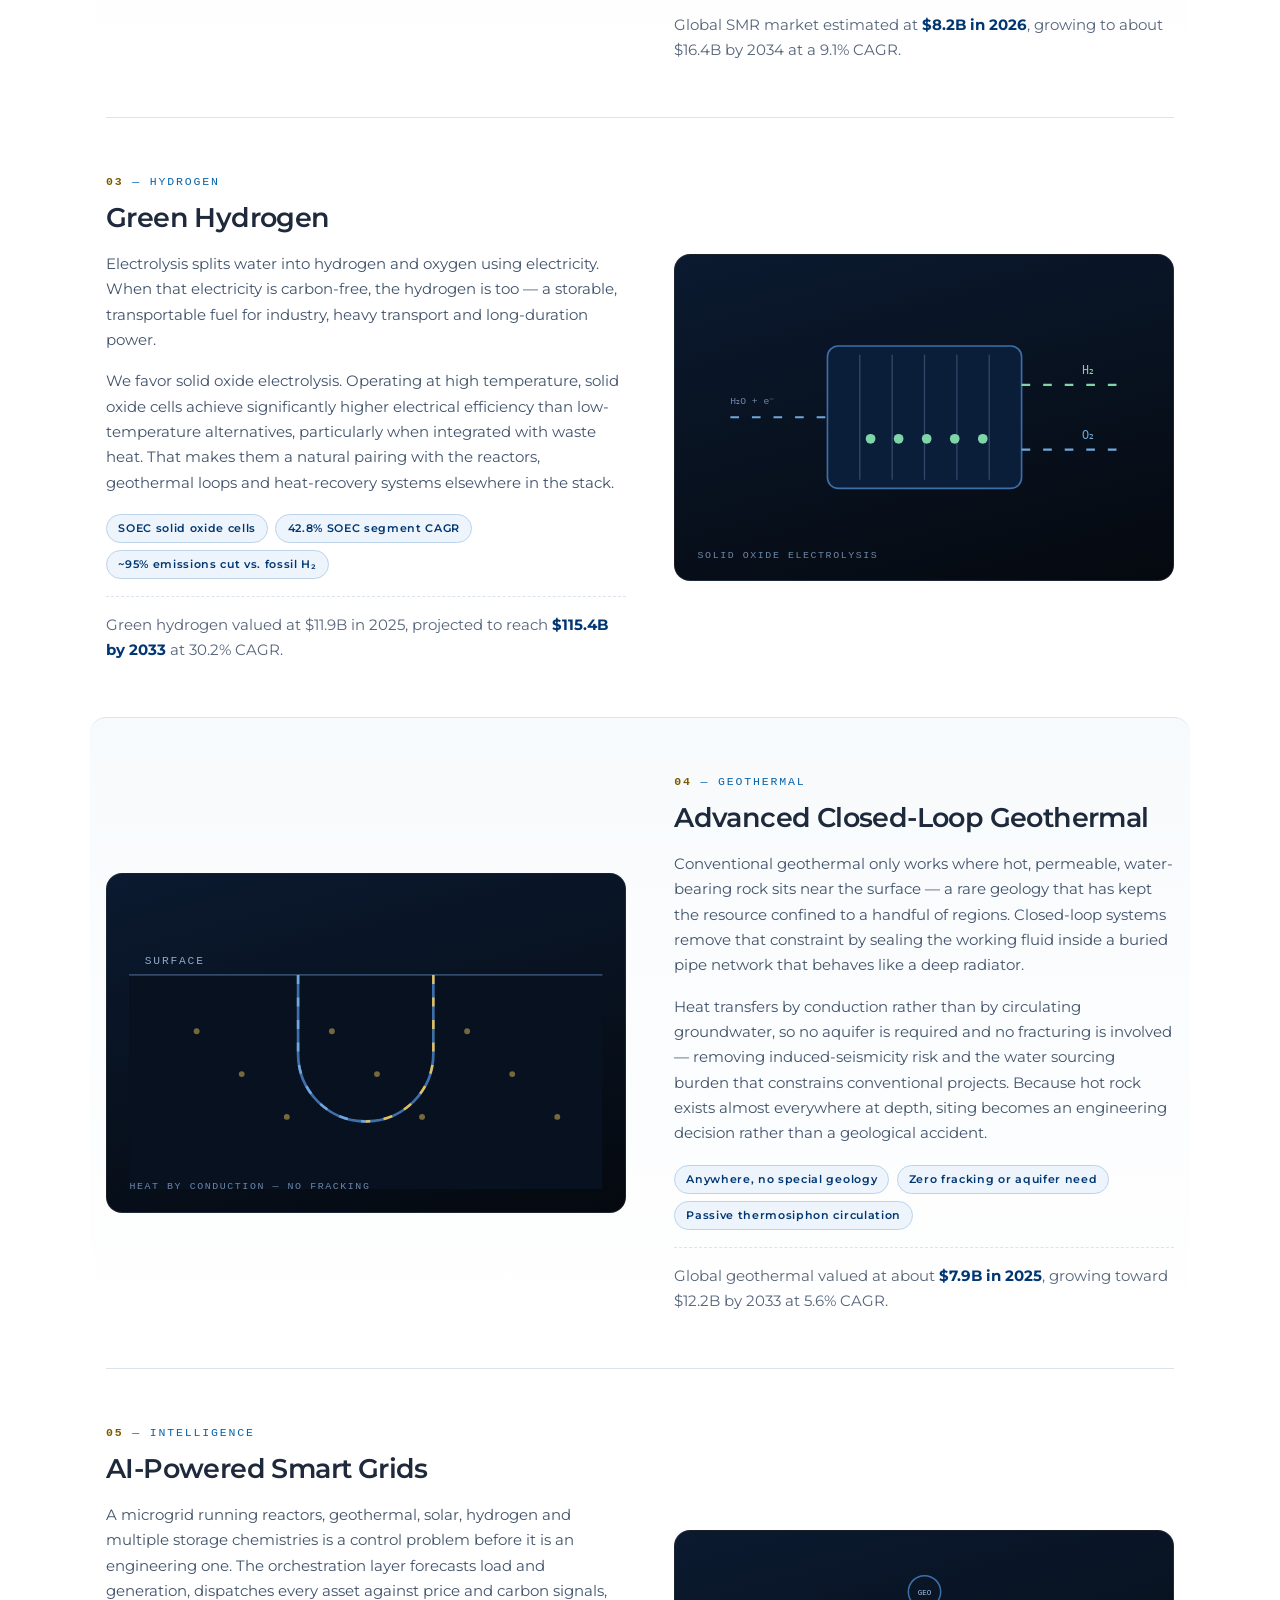
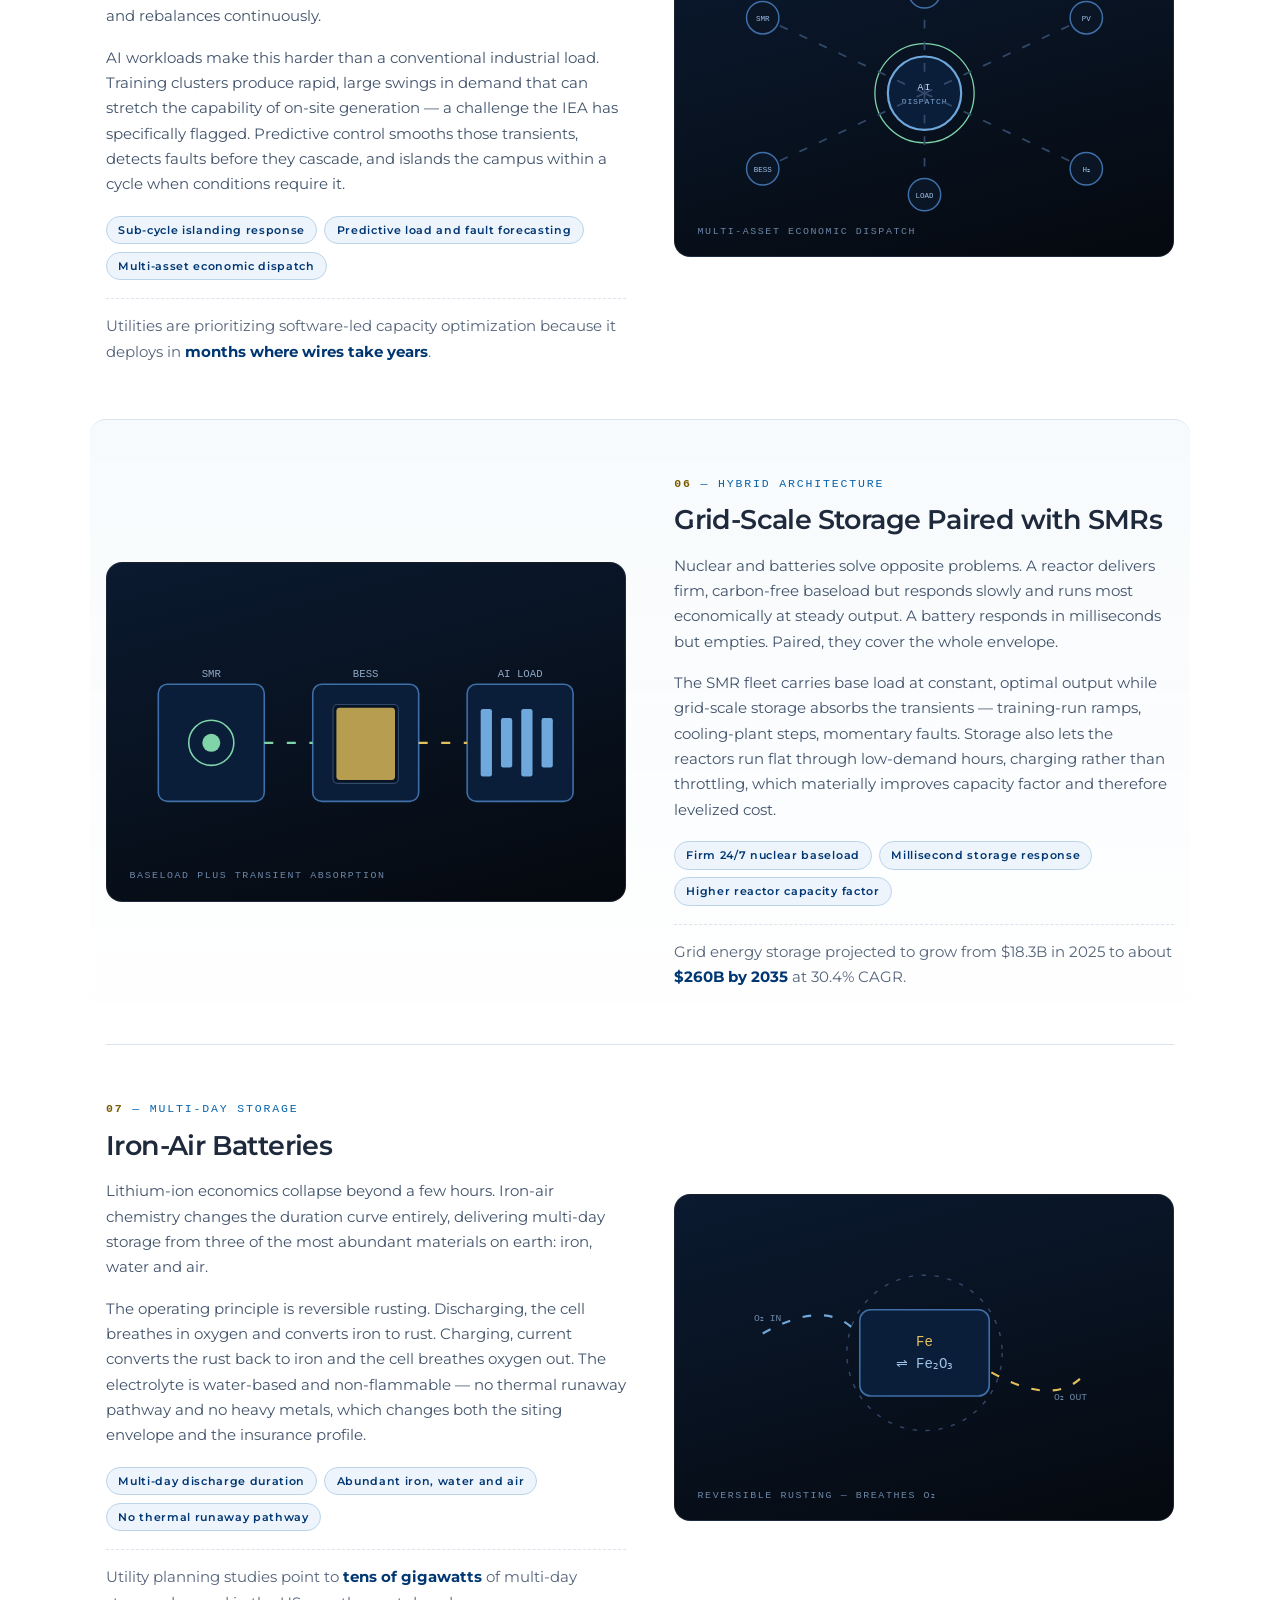
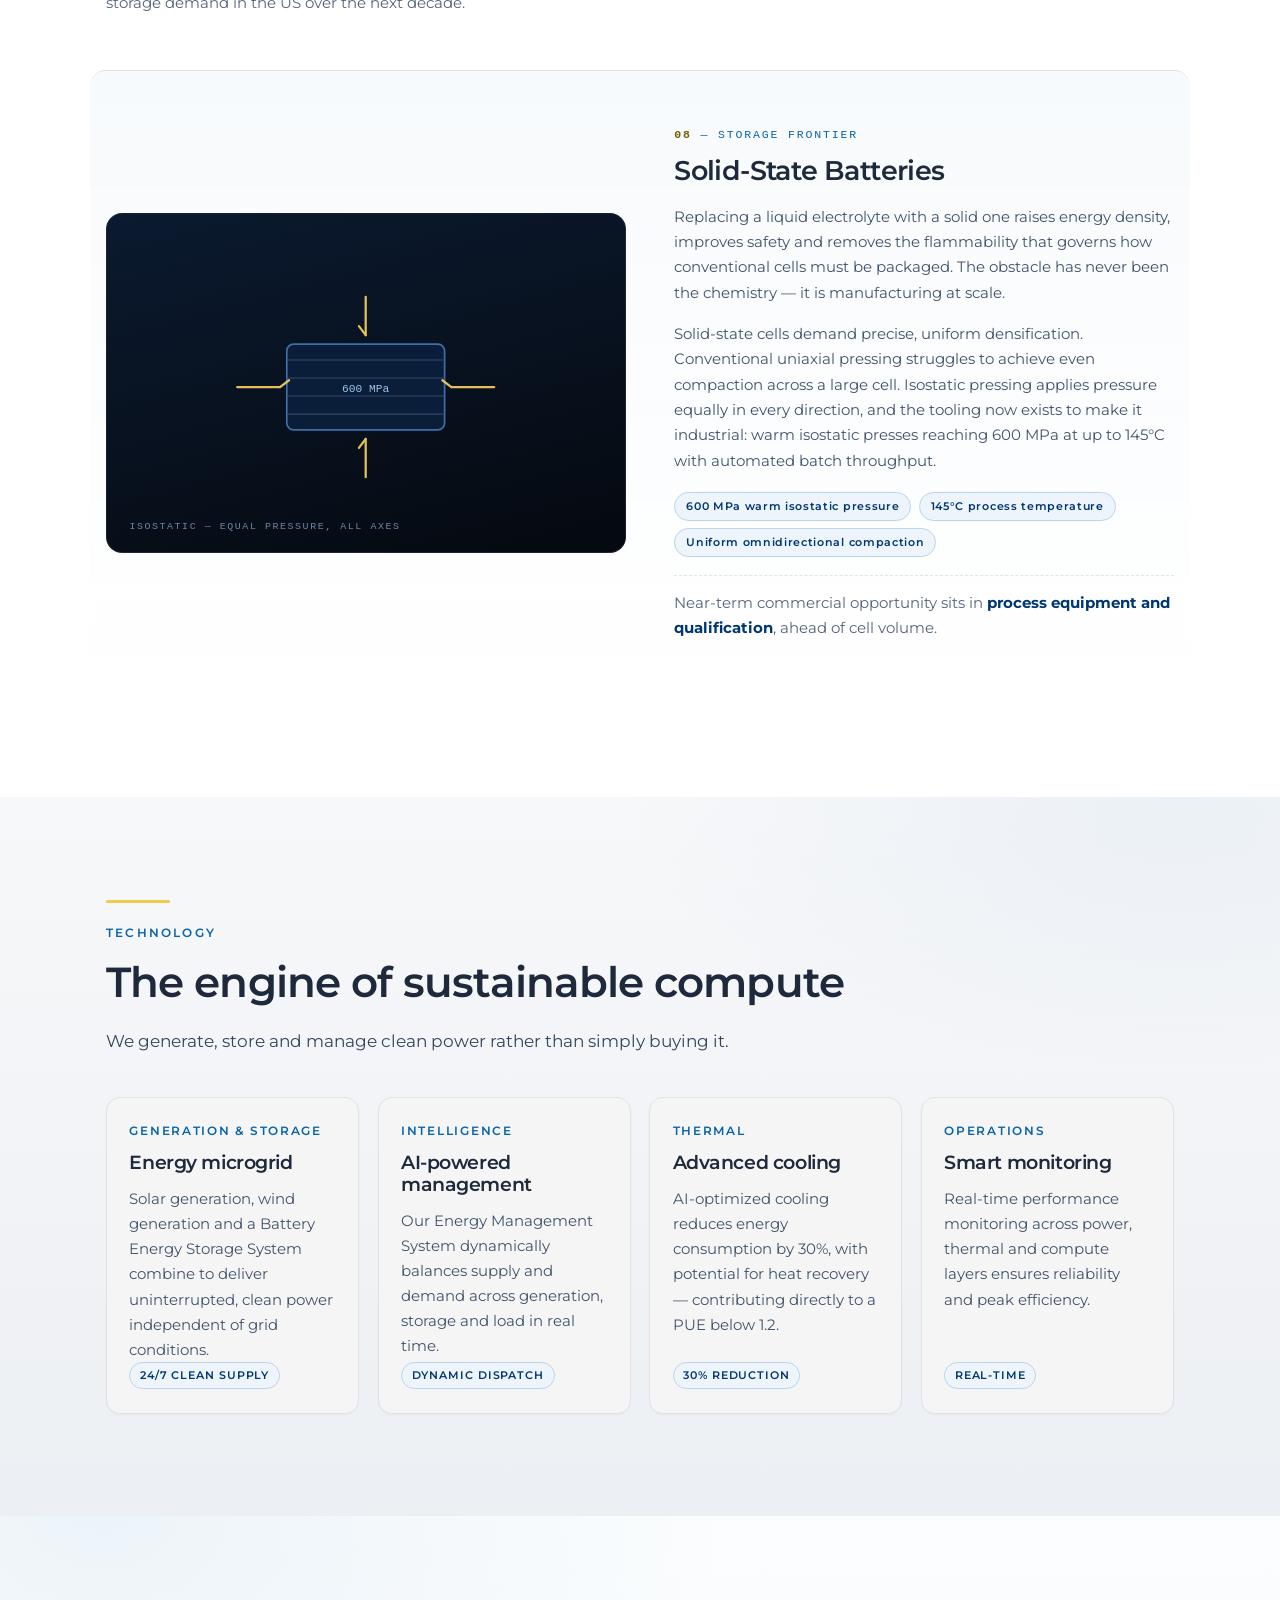
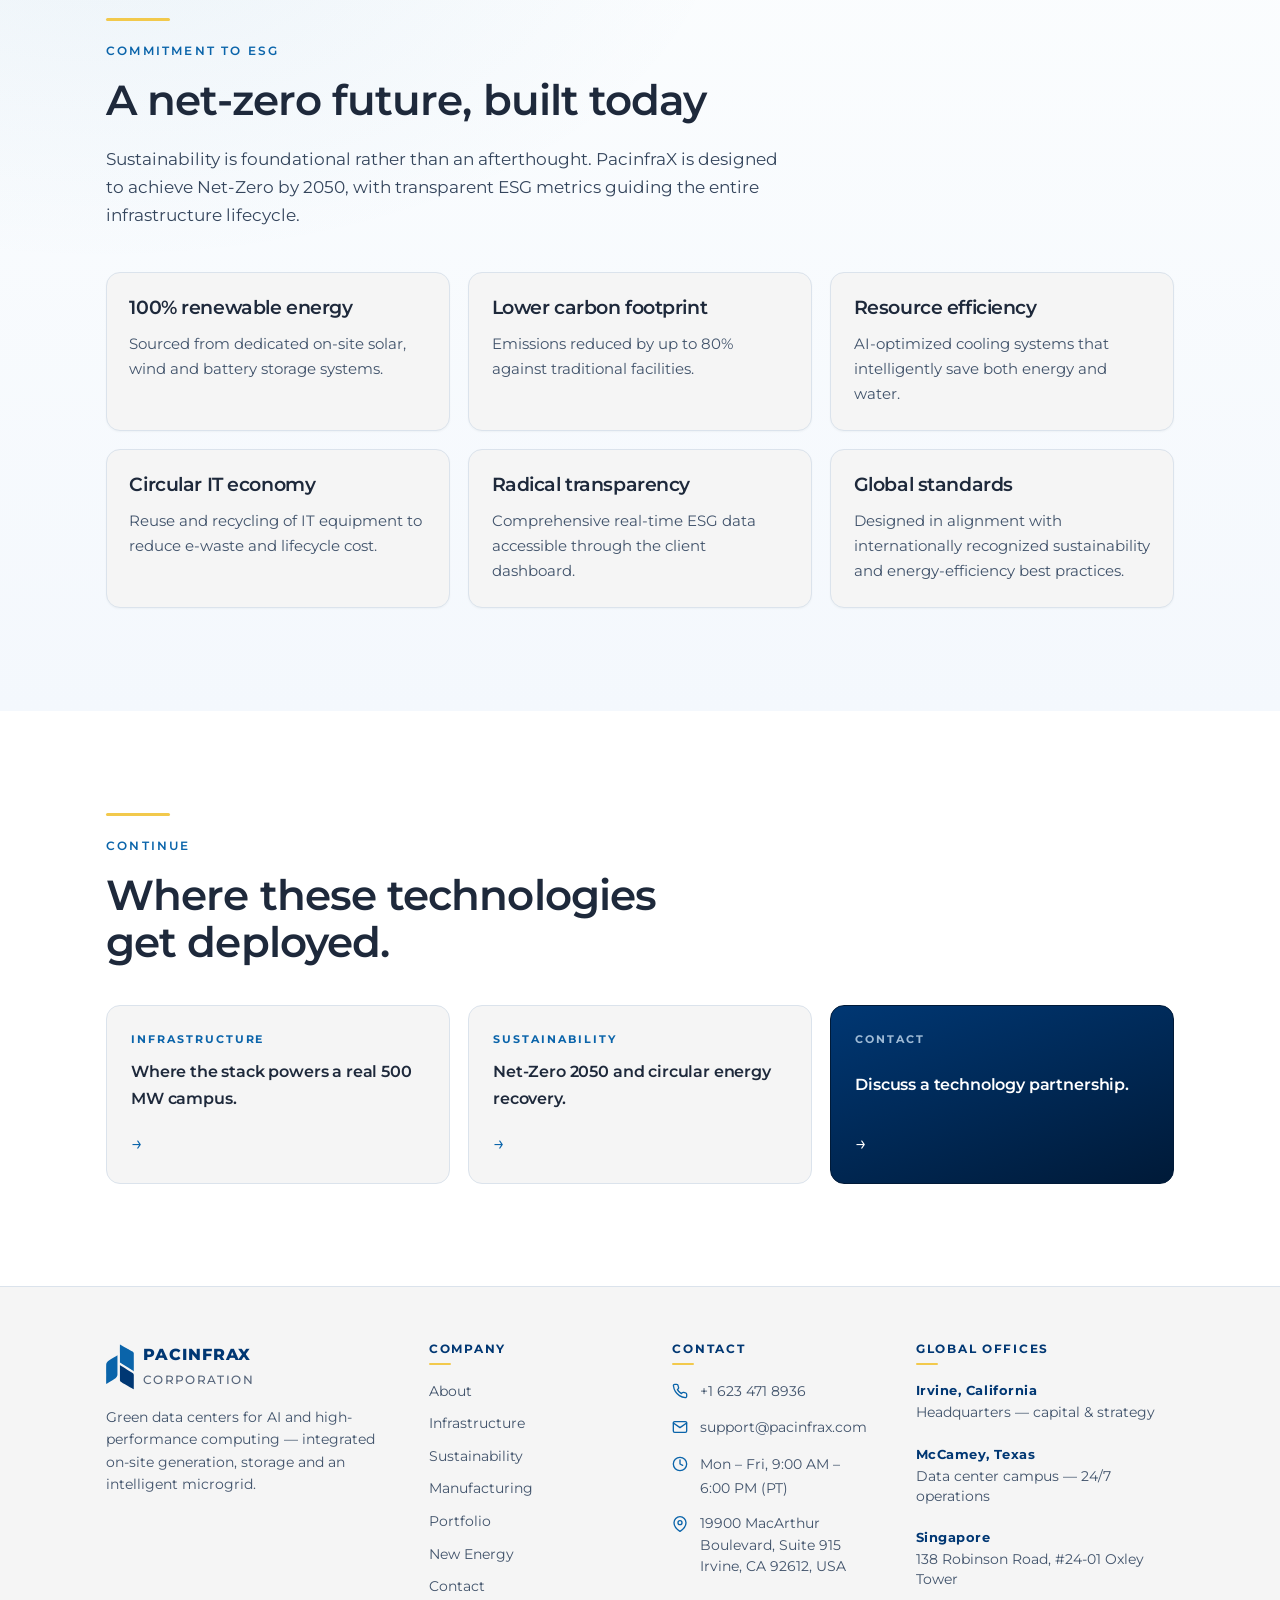
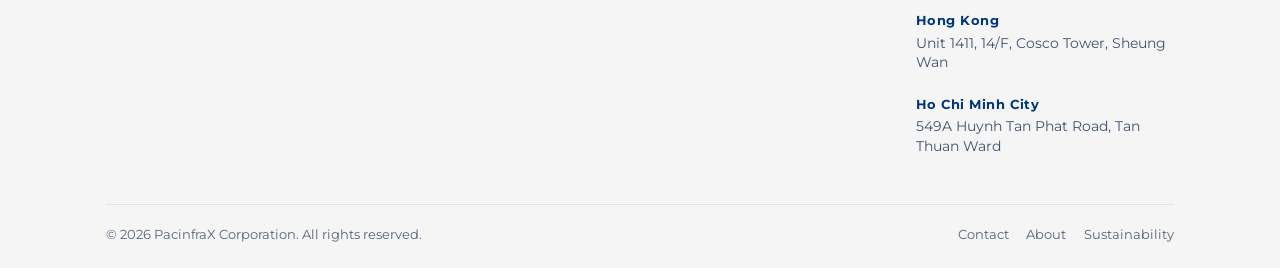
<file: new-energy.html>
<!DOCTYPE html>
<html lang="en">
<head>
  <meta charset="utf-8">
  <meta name="viewport" content="width=device-width, initial-scale=1">
  <meta name="color-scheme" content="light">
  <meta name="theme-color" content="#003773">

  <title>New Energy Technologies — PacinfraX Corporation</title>
  <meta name="description" content="The generation, storage, hydrogen, carbon and grid equipment technologies PacinfraX tracks and deploys across its own infrastructure.">

  <link rel="icon" href="data:image/svg+xml,%3Csvg xmlns='http://www.w3.org/2000/svg' viewBox='0 0 48 48'%3E%3Crect width='48' height='48' rx='10' fill='%23FFFFFF'/%3E%3Cpath d='M20 8 8 15v18l12-7z' fill='%230A64AA'/%3E%3Cpath d='M28 8v18l12 7V15z' fill='%230A64AA'/%3E%3Cpath d='M28 28v12l12 7V35z' fill='%23003773'/%3E%3C/svg%3E">
  <link rel="preconnect" href="https://fonts.googleapis.com">
  <link rel="preconnect" href="https://fonts.gstatic.com" crossorigin>
  <link href="https://fonts.googleapis.com/css2?family=Montserrat:wght@400;500;600;700;800&display=swap" rel="stylesheet">
  <link rel="stylesheet" href="styles.css">
</head>

<body>

<!-- ═══ SITE NAVIGATION ════════════════════════════════════════════════
     The drawer is a checkbox + label. No JavaScript opens or closes it.
     ════════════════════════════════════════════════════════════════════ -->
<nav class="site-nav">
  <input type="checkbox" id="nav-toggle" class="nav-toggle" aria-label="Open navigation menu">

  <div class="wrap">
    <a class="brand" href="index.html">
      <svg viewBox="0 0 1264 2046" width="30" height="49" aria-hidden="true"><path fill="#0A64AA" d="M8.26,1354.25C8.52,935.13 8.63,911.96 10.32,902.00C20.80,840.54 50.66,790.71 98.43,754.98C105.84,749.44 515.99,496.00 517.55,496.00C517.81,496.00 517.90,695.91 517.76,940.25L517.50,1384.50L515.21,1396.00C503.65,1454.18 473.91,1502.65 429.50,1535.69C421.38,1541.73 10.11,1796.00 8.46,1796.00C8.19,1796.00 8.10,1597.21 8.26,1354.25ZM1254.14,1245.00C1248.78,1227.35 1231.68,1203.67 1214.29,1189.83C1210.80,1187.06 1077.80,1103.21 918.73,1003.49L629.50,822.19L629.25,415.10C629.11,191.19 629.17,8.00 629.39,8.00C630.38,8.00 1198.20,328.75 1203.50,332.30C1206.80,334.51 1214.06,340.86 1219.63,346.41C1237.31,364.03 1247.90,383.48 1253.72,409.03C1255.30,415.97 1255.44,442.14 1255.72,781.00C1256.09,1225.00 1256.00,1251.14 1254.14,1245.00Z"/><path fill="#003773" d="M970.58,1877.49C814.42,1789.32 683.35,1714.82 679.32,1711.94C659.83,1698.00 642.95,1674.69 635.17,1651.00C629.09,1632.47 629.61,1664.38 629.28,1287.24L628.98,943.97L637.24,949.14C742.50,1014.97 1199.19,1301.41 1203.50,1304.30C1212.73,1310.49 1228.94,1327.24 1235.59,1337.48C1245.78,1353.16 1252.65,1372.13 1254.96,1390.97C1256.18,1400.89 1256.46,2038.06 1255.25,2037.90C1254.84,2037.85 1126.73,1965.66 970.58,1877.49Z"/></svg>
      <span class="brand-text">
        <span class="brand-name">PACINFRAX</span>
        <i class="brand-suffix">CORPORATION</i>
      </span>
    </a>

    <ul class="nav-links">
        <li><a href="about.html">About</a></li>
        <li><a href="infrastructure.html">Infrastructure</a></li>
        <li><a href="sustainability.html">Sustainability</a></li>
        <li><a href="manufacturing.html">Manufacturing</a></li>
        <li><a href="portfolio.html">Portfolio</a></li>
        <li><a href="new-energy.html" class="is-active">New Energy</a></li>
        <li><a class="nav-cta" href="contact.html">Contact</a></li>
    </ul>

    <label class="nav-burger" for="nav-toggle" aria-hidden="true"><span></span></label>
  </div>

  <div class="nav-drawer" id="nav-drawer">
    <div class="nav-drawer-inner">
        <a href="index.html">Home</a>
        <a href="about.html">About</a>
        <a href="infrastructure.html">Infrastructure</a>
        <a href="sustainability.html">Sustainability</a>
        <a href="manufacturing.html">Manufacturing</a>
        <a href="portfolio.html">Portfolio</a>
        <a href="new-energy.html" class="is-active">New Energy</a>
        <a class="is-cta" href="contact.html">Contact</a>
    </div>
  </div>
</nav>


<!-- ═══ PAGE HERO ══════════════════════════════════════════════════════ -->
<section class="page-hero page-hero--energy">
  <div class="wrap page-hero-grid">

    <div class="page-hero-copy">
      <nav class="page-hero-crumb" aria-label="Breadcrumb">
        <a href="index.html">Home</a> &nbsp;/&nbsp; New Energy
      </nav>
      <span class="page-hero-pill">New Energy · Technologies</span>
      <h1>Proven new energy technologies, not science projects.</h1>
      <p>Emerging generation and storage technologies, evaluated for deployment across our own sites before they are offered to third parties.</p>
      <div class="btn-row">
        <a class="btn-light" href="#stack">See the technology map</a>
        <a class="btn-ghost" href="contact.html">Talk to us</a>
      </div>
    </div>

    <div class="page-hero-art"><svg viewBox="0 0 620 460" xmlns="http://www.w3.org/2000/svg" aria-hidden="true">
  <g class="sv-spin-slow" style="transform-box:view-box;transform-origin:330px 220px">
    <ellipse cx="330" cy="220" rx="180" ry="66" fill="none" stroke="#33496A"
             stroke-width="1.1" stroke-dasharray="5 8"/>
    <circle cx="150" cy="220" r="6" fill="#9EC2E8"/>
  </g>
  <g class="sv-spin-rev" style="transform-box:view-box;transform-origin:330px 220px">
    <ellipse cx="330" cy="220" rx="164" ry="58" fill="none" stroke="#2C4363"
             stroke-width="1.1" stroke-dasharray="5 8" transform="rotate(-32 330 220)"/>
    <circle cx="492" cy="252" r="5" fill="#7FD4A8"/>
  </g>
  <g class="sv-orbit-dash" style="transform-origin:330px 220px">
    <ellipse cx="330" cy="220" rx="140" ry="140" fill="none" stroke="#22354E"
             stroke-width="1" stroke-dasharray="3 11" opacity=".7"/>
  </g>

  <polygon points="330.0,142.0 397.5,181.0 397.5,259.0 330.0,298.0 262.5,259.0 262.5,181.0" fill="none" stroke="#5B8FC9" stroke-width="1.7"/>
  <polygon points="330.0,166.0 376.8,193.0 376.8,247.0 330.0,274.0 283.2,247.0 283.2,193.0" fill="#0C2547" stroke="#7FA8DC" stroke-width="1.5"/>
  <circle class="sv-ring-a" cx="330" cy="220" r="40" fill="none" stroke="#7FD4A8" stroke-width="1.1"/>
  <circle class="sv-glow" cx="330" cy="220" r="10" fill="#7FD4A8"/>

  <g>
    <circle class="sv-float" cx="188" cy="358" r="3" fill="#7FA8DC"/>
    <circle class="sv-float" cx="252" cy="392" r="2.4" fill="#7FD4A8" style="animation-delay:1.2s"/>
    <circle class="sv-float" cx="398" cy="376" r="2.8" fill="#7FA8DC" style="animation-delay:2.4s"/>
    <circle class="sv-float" cx="462" cy="344" r="2.4" fill="#7FA8DC" style="animation-delay:.7s"/>
    <circle class="sv-float" cx="330" cy="404" r="3.2" fill="#7FD4A8" style="animation-delay:3.1s"/>
  </g>
</svg></div>

  </div>
</section>

<!-- ═══ WHY PROVEN TECHNOLOGY ══════════════════════════════════════════ -->
<section class="section section-tint" id="why">
  <div class="wrap">
    <div class="gold-rule"></div>
    <div class="eyebrow">Why we deploy proven technology</div>
    <h2>Proven technologies, deployed today</h2>
    <p class="lead">We assemble state-of-the-art energy technologies into a deployable stack for
       critical infrastructure. We select what is commercially proven rather than what is promising,
       integrate it into a single engineered system, and put it to work where demand for power is
       growing faster than the grid can serve it.</p>
    <p>Our sharpest focus is the AI data center build-out &mdash; the most explosive infrastructure
       category in the world today, and the most power-constrained. For a data center, electricity
       is the single largest operating cost and the primary determinant of whether a project clears
       its return threshold. Every point of efficiency gained, every megawatt generated behind the
       meter instead of purchased, and every month saved waiting on an interconnection flows
       straight through to operating margin and IRR.</p>

    <div class="why-grid">
      <div class="why-card">
        <h3>A deployable technology stack</h3>
        <p>Eight commercially proven platforms &mdash; modular nuclear, green hydrogen, advanced
           geothermal, multi-day and solid-state storage, waste heat recovery and AI-managed grids
           &mdash; selected, integrated and engineered to operate as one system rather than eight
           procurements.</p>
      </div>
      <div class="why-card">
        <h3>Built for the AI build-out</h3>
        <p>AI compute is scaling faster than transmission can be built, and power has become the
           binding constraint on the sector. We energize campuses on their own schedule, so capacity
           comes online when the compute is ready rather than when the queue clears.</p>
      </div>
      <div class="why-card">
        <h3>Efficiency that compounds</h3>
        <p>Lower delivered cost per megawatt-hour, recovered waste heat, avoided curtailment and
           reduced grid exposure are not separate wins. Across a thirty-year asset life they compound
           into materially stronger project economics and a better return profile.</p>
      </div>
    </div>
  </div>
</section>

<!-- ═══ TECHNOLOGY PLATFORMS ════════════════════════════ -->
<section class="section rule" id="stack">
  <div class="wrap">
    <div class="gold-rule"></div>
    <div class="eyebrow">Technology Stack</div>
    <h2>Eight platforms. One objective: deliverable power.</h2>
    <p class="lead">Each technology below is commercially proven or at first-of-a-kind
       deployment today. We integrate them selectively &mdash; matched to site, load profile,
       fuel access and capital structure.</p>
    <article class="platform">
      <div class="platform-copy">
        <div class="platform-index"><b>01</b> &mdash; Efficiency</div>
        <h3>Waste Heat to Power</h3>
        <p>Every thermal process discards heat. Most of it is too low-grade for a conventional steam turbine and is simply rejected to atmosphere. The Organic Rankine Cycle recovers it.</p>
        <p>An ORC uses a working fluid with a boiling point well below water&rsquo;s, sealed in a closed loop. Waste heat evaporates the fluid into pressurized gas, the gas drives a turbine, and the fluid is condensed and recirculated. This closes the loop on the rest of the stack: reactor and turbine reject heat, data center cooling loops and geothermal return flows all become generation.</p>
        <div class="spec-chips"><span>Low-grade heat becomes power</span><span>Zero additional fuel</span><span>Closed loop, sealed working fluid</span></div>
        <p class="market-note">Output added <b>without burning a single additional unit of fuel</b>.</p>
      </div>
      <div class="platform-viz">
        <svg viewBox="0 0 420 260" xmlns="http://www.w3.org/2000/svg" aria-hidden="true">
  <circle cx="210" cy="130" r="76" fill="none" stroke="#33496A" stroke-width="1.4"/>
  <circle class="tv-flow" cx="210" cy="130" r="76" fill="none" stroke="#E3C05A" stroke-width="2.2"/>
  <g><circle cx="210" cy="54" r="21" fill="#0A1E3A" stroke="#3E6FA8" stroke-width="1.5"/><text x="210" y="57" text-anchor="middle" font-family="ui-monospace,Menlo,monospace" font-size="7" fill="#9EC2E8">EVAP</text></g><g><circle cx="286" cy="130" r="21" fill="#0A1E3A" stroke="#3E6FA8" stroke-width="1.5"/><text x="286" y="133" text-anchor="middle" font-family="ui-monospace,Menlo,monospace" font-size="7" fill="#9EC2E8">TURB</text></g><g><circle cx="210" cy="206" r="21" fill="#0A1E3A" stroke="#3E6FA8" stroke-width="1.5"/><text x="210" y="209" text-anchor="middle" font-family="ui-monospace,Menlo,monospace" font-size="7" fill="#9EC2E8">COND</text></g><g><circle cx="134" cy="130" r="21" fill="#0A1E3A" stroke="#3E6FA8" stroke-width="1.5"/><text x="134" y="133" text-anchor="middle" font-family="ui-monospace,Menlo,monospace" font-size="7" fill="#9EC2E8">PUMP</text></g>
  <g class="tv-spin"><circle cx="286" cy="130" r="9" fill="none" stroke="#7FD4A8" stroke-width="1.6"/>
     <path d="M286 121v18M277 130h18" stroke="#7FD4A8" stroke-width="1.4"/></g>
  <path class="tv-rise" d="M40 200v-26" stroke="#E3C05A" stroke-width="2" stroke-linecap="round" style="animation-delay:0.0s"/><path class="tv-rise" d="M58 200v-26" stroke="#E3C05A" stroke-width="2" stroke-linecap="round" style="animation-delay:0.4s"/><path class="tv-rise" d="M76 200v-26" stroke="#E3C05A" stroke-width="2" stroke-linecap="round" style="animation-delay:0.8s"/>
  <text x="30" y="220" font-family="ui-monospace,Menlo,monospace" font-size="9" fill="#6C87A8">WASTE HEAT</text>
  <path class="tv-flow" d="M310 130h80" stroke="#7FD4A8" stroke-width="2" fill="none"/>
  <text x="344" y="118" font-family="ui-monospace,Menlo,monospace" font-size="9" fill="#7FD4A8">POWER</text>
</svg>
        <div class="viz-caption">Organic Rankine Cycle</div>
      </div>
    </article>

    <article class="platform">
      <div class="platform-copy">
        <div class="platform-index"><b>02</b> &mdash; Nuclear</div>
        <h3>Small Modular Reactors</h3>
        <p>A small modular reactor moves nuclear construction from the field into the factory. Rather than a single bespoke unit built on site over a decade, reactors are fabricated in controlled conditions, shipped and installed &mdash; compressing schedule, reducing capital risk and improving quality control.</p>
        <p>Modularity is the commercial advantage. Capacity is added in increments as demand materializes, so a campus can start modest and scale without redesign. Modern designs rely on passive safety systems requiring no operator action to shut down safely. Beyond electricity, the same units supply high-grade process heat for desalination and hydrogen production.</p>
        <div class="spec-chips"><span>Factory built, not site-fabricated</span><span>Capacity added in increments</span><span>Passive inherent safety</span></div>
        <p class="market-note">Global SMR market estimated at <b>$8.2B in 2026</b>, growing to about $16.4B by 2034 at a 9.1% CAGR.</p>
      </div>
      <div class="platform-viz">
        <svg viewBox="0 0 420 260" xmlns="http://www.w3.org/2000/svg" aria-hidden="true">
  <g stroke="#33496A" stroke-width="1" fill="none"><path d="M30 210h360"/></g>
  <g><rect x="48" y="96" width="72" height="104" rx="8" fill="#0A1E3A" stroke="#3E6FA8" stroke-width="1.4"/><ellipse cx="84" cy="96" rx="36" ry="13" fill="#0C2547" stroke="#3E6FA8" stroke-width="1.4"/><circle class="tv-pulse" cx="84" cy="150" r="17" fill="none" stroke="#7FD4A8" stroke-width="1.4" style="animation-delay:0.0s"/><circle cx="84" cy="150" r="7" fill="#7FD4A8"/></g><g><rect x="140" y="96" width="72" height="104" rx="8" fill="#0A1E3A" stroke="#3E6FA8" stroke-width="1.4"/><ellipse cx="176" cy="96" rx="36" ry="13" fill="#0C2547" stroke="#3E6FA8" stroke-width="1.4"/><circle class="tv-pulse" cx="176" cy="150" r="17" fill="none" stroke="#7FD4A8" stroke-width="1.4" style="animation-delay:0.5s"/><circle cx="176" cy="150" r="7" fill="#7FD4A8"/></g><g><rect x="232" y="96" width="72" height="104" rx="8" fill="#0A1E3A" stroke="#3E6FA8" stroke-width="1.4"/><ellipse cx="268" cy="96" rx="36" ry="13" fill="#0C2547" stroke="#3E6FA8" stroke-width="1.4"/><circle class="tv-pulse" cx="268" cy="150" r="17" fill="none" stroke="#7FD4A8" stroke-width="1.4" style="animation-delay:1.0s"/><circle cx="268" cy="150" r="7" fill="#7FD4A8"/></g><g><rect x="324" y="96" width="72" height="104" rx="8" fill="#0A1E3A" stroke="#3E6FA8" stroke-width="1.4"/><ellipse cx="360" cy="96" rx="36" ry="13" fill="#0C2547" stroke="#3E6FA8" stroke-width="1.4"/><circle class="tv-pulse" cx="360" cy="150" r="17" fill="none" stroke="#7FD4A8" stroke-width="1.4" style="animation-delay:1.5s"/><circle cx="360" cy="150" r="7" fill="#7FD4A8"/></g>
  <path class="tv-flow" d="M30 232h360" stroke="#7FD4A8" stroke-width="2" fill="none"/>
</svg>
        <div class="viz-caption">Modular reactor units</div>
      </div>
    </article>

    <article class="platform">
      <div class="platform-copy">
        <div class="platform-index"><b>03</b> &mdash; Hydrogen</div>
        <h3>Green Hydrogen</h3>
        <p>Electrolysis splits water into hydrogen and oxygen using electricity. When that electricity is carbon-free, the hydrogen is too &mdash; a storable, transportable fuel for industry, heavy transport and long-duration power.</p>
        <p>We favor solid oxide electrolysis. Operating at high temperature, solid oxide cells achieve significantly higher electrical efficiency than low-temperature alternatives, particularly when integrated with waste heat. That makes them a natural pairing with the reactors, geothermal loops and heat-recovery systems elsewhere in the stack.</p>
        <div class="spec-chips"><span>SOEC solid oxide cells</span><span>42.8% SOEC segment CAGR</span><span>~95% emissions cut vs. fossil H₂</span></div>
        <p class="market-note">Green hydrogen valued at $11.9B in 2025, projected to reach <b>$115.4B by 2033</b> at 30.2% CAGR.</p>
      </div>
      <div class="platform-viz">
        <svg viewBox="0 0 420 260" xmlns="http://www.w3.org/2000/svg" aria-hidden="true">
  <rect x="120" y="64" width="180" height="132" rx="10" fill="#0A1E3A" stroke="#3E6FA8" stroke-width="1.5"/>
  <g stroke="#33496A" stroke-width="1.2"><path d="M150 72v116"/><path d="M180 72v116"/><path d="M210 72v116"/><path d="M240 72v116"/><path d="M270 72v116"/></g>
  <path class="tv-flow" d="M30 130h90" stroke="#6FA8DC" stroke-width="2" fill="none"/>
  <text x="30" y="118" font-family="ui-monospace,Menlo,monospace" font-size="9" fill="#6C87A8">H₂O + e⁻</text>
  <circle class="tv-rise" cx="160" cy="150" r="4.5" fill="#7FD4A8" style="animation-delay:0.0s"/><circle class="tv-rise" cx="186" cy="150" r="4.5" fill="#7FD4A8" style="animation-delay:0.42s"/><circle class="tv-rise" cx="212" cy="150" r="4.5" fill="#7FD4A8" style="animation-delay:0.84s"/><circle class="tv-rise" cx="238" cy="150" r="4.5" fill="#7FD4A8" style="animation-delay:1.26s"/><circle class="tv-rise" cx="264" cy="150" r="4.5" fill="#7FD4A8" style="animation-delay:1.68s"/>
  <path class="tv-flow" d="M300 100h90" stroke="#7FD4A8" stroke-width="2" fill="none"/>
  <path class="tv-flow" d="M300 160h90" stroke="#6FA8DC" stroke-width="2" fill="none"/>
  <text x="356" y="90"  font-family="ui-monospace,Menlo,monospace" font-size="11" fill="#7FD4A8">H₂</text>
  <text x="356" y="150" font-family="ui-monospace,Menlo,monospace" font-size="11" fill="#6FA8DC">O₂</text>
</svg>
        <div class="viz-caption">Solid oxide electrolysis</div>
      </div>
    </article>

    <article class="platform">
      <div class="platform-copy">
        <div class="platform-index"><b>04</b> &mdash; Geothermal</div>
        <h3>Advanced Closed-Loop Geothermal</h3>
        <p>Conventional geothermal only works where hot, permeable, water-bearing rock sits near the surface &mdash; a rare geology that has kept the resource confined to a handful of regions. Closed-loop systems remove that constraint by sealing the working fluid inside a buried pipe network that behaves like a deep radiator.</p>
        <p>Heat transfers by conduction rather than by circulating groundwater, so no aquifer is required and no fracturing is involved &mdash; removing induced-seismicity risk and the water sourcing burden that constrains conventional projects. Because hot rock exists almost everywhere at depth, siting becomes an engineering decision rather than a geological accident.</p>
        <div class="spec-chips"><span>Anywhere, no special geology</span><span>Zero fracking or aquifer need</span><span>Passive thermosiphon circulation</span></div>
        <p class="market-note">Global geothermal valued at about <b>$7.9B in 2025</b>, growing toward $12.2B by 2033 at 5.6% CAGR.</p>
      </div>
      <div class="platform-viz">
        <svg viewBox="0 0 420 260" xmlns="http://www.w3.org/2000/svg" aria-hidden="true">
  <rect x="0" y="70" width="420" height="190" fill="#071120"/>
  <path d="M0 70h420" stroke="#33496A" stroke-width="1.4"/>
  <text x="14" y="60" font-family="ui-monospace,Menlo,monospace" font-size="10"
        letter-spacing="1.6" fill="#8FA8C4">SURFACE</text>
  <g stroke="#3E6FA8" stroke-width="2.4" fill="none">
    <path d="M150 70v70a60 60 0 0 0 60 60h0a60 60 0 0 0 60-60V70"/>
  </g>
  <path class="tv-flow" d="M150 70v70a60 60 0 0 0 60 60" stroke="#6FA8DC" stroke-width="2.2" fill="none"/>
  <path class="tv-flow-r" d="M270 70v70a60 60 0 0 1-60 60" stroke="#E3C05A" stroke-width="2.2" fill="none"/>
  <g fill="#E3C05A" opacity=".5"><circle class="tv-blink" cx="60" cy="120" r="2.6" style="animation-delay:0.0s"/><circle class="tv-blink" cx="100" cy="158" r="2.6" style="animation-delay:0.3s"/><circle class="tv-blink" cx="140" cy="196" r="2.6" style="animation-delay:0.6s"/><circle class="tv-blink" cx="180" cy="120" r="2.6" style="animation-delay:0.8999999999999999s"/><circle class="tv-blink" cx="220" cy="158" r="2.6" style="animation-delay:1.2s"/><circle class="tv-blink" cx="260" cy="196" r="2.6" style="animation-delay:1.5s"/><circle class="tv-blink" cx="300" cy="120" r="2.6" style="animation-delay:1.7999999999999998s"/><circle class="tv-blink" cx="340" cy="158" r="2.6" style="animation-delay:2.1s"/><circle class="tv-blink" cx="380" cy="196" r="2.6" style="animation-delay:2.4s"/></g>
</svg>
        <div class="viz-caption">Heat by conduction — no fracking</div>
      </div>
    </article>

    <article class="platform">
      <div class="platform-copy">
        <div class="platform-index"><b>05</b> &mdash; Intelligence</div>
        <h3>AI-Powered Smart Grids</h3>
        <p>A microgrid running reactors, geothermal, solar, hydrogen and multiple storage chemistries is a control problem before it is an engineering one. The orchestration layer forecasts load and generation, dispatches every asset against price and carbon signals, and rebalances continuously.</p>
        <p>AI workloads make this harder than a conventional industrial load. Training clusters produce rapid, large swings in demand that can stretch the capability of on-site generation &mdash; a challenge the IEA has specifically flagged. Predictive control smooths those transients, detects faults before they cascade, and islands the campus within a cycle when conditions require it.</p>
        <div class="spec-chips"><span>Sub-cycle islanding response</span><span>Predictive load and fault forecasting</span><span>Multi-asset economic dispatch</span></div>
        <p class="market-note">Utilities are prioritizing software-led capacity optimization because it deploys in <b>months where wires take years</b>.</p>
      </div>
      <div class="platform-viz">
        <svg viewBox="0 0 420 260" xmlns="http://www.w3.org/2000/svg" aria-hidden="true">
  <circle cx="210" cy="130" r="34" fill="#0A1E3A" stroke="#6FA8DC" stroke-width="2"/>
  <text x="210" y="127" text-anchor="middle" font-family="ui-monospace,Menlo,monospace"
        font-size="9" letter-spacing="1" fill="#CFE2F7">AI</text>
  <text x="210" y="140" text-anchor="middle" font-family="ui-monospace,Menlo,monospace"
        font-size="7.5" letter-spacing=".8" fill="#7FA8D4">DISPATCH</text>
  <circle class="tv-pulse" cx="210" cy="130" r="46" fill="none" stroke="#7FD4A8" stroke-width="1.2"/>
  <g><path class="tv-flow" d="M210 130L60 60" stroke="#33496A" stroke-width="1.6" fill="none" style="animation-delay:0.0s"/><circle cx="60" cy="60" r="15" fill="#0A1526" stroke="#3E6FA8" stroke-width="1.4"/><text x="60" y="63" text-anchor="middle" font-family="ui-monospace,Menlo,monospace" font-size="7" fill="#9EC2E8">SMR</text></g><g><path class="tv-flow" d="M210 130L360 60" stroke="#33496A" stroke-width="1.6" fill="none" style="animation-delay:0.3s"/><circle cx="360" cy="60" r="15" fill="#0A1526" stroke="#3E6FA8" stroke-width="1.4"/><text x="360" y="63" text-anchor="middle" font-family="ui-monospace,Menlo,monospace" font-size="7" fill="#9EC2E8">PV</text></g><g><path class="tv-flow" d="M210 130L60 200" stroke="#33496A" stroke-width="1.6" fill="none" style="animation-delay:0.6s"/><circle cx="60" cy="200" r="15" fill="#0A1526" stroke="#3E6FA8" stroke-width="1.4"/><text x="60" y="203" text-anchor="middle" font-family="ui-monospace,Menlo,monospace" font-size="7" fill="#9EC2E8">BESS</text></g><g><path class="tv-flow" d="M210 130L360 200" stroke="#33496A" stroke-width="1.6" fill="none" style="animation-delay:0.8999999999999999s"/><circle cx="360" cy="200" r="15" fill="#0A1526" stroke="#3E6FA8" stroke-width="1.4"/><text x="360" y="203" text-anchor="middle" font-family="ui-monospace,Menlo,monospace" font-size="7" fill="#9EC2E8">H₂</text></g><g><path class="tv-flow" d="M210 130L210 36" stroke="#33496A" stroke-width="1.6" fill="none" style="animation-delay:1.2s"/><circle cx="210" cy="36" r="15" fill="#0A1526" stroke="#3E6FA8" stroke-width="1.4"/><text x="210" y="39" text-anchor="middle" font-family="ui-monospace,Menlo,monospace" font-size="7" fill="#9EC2E8">GEO</text></g><g><path class="tv-flow" d="M210 130L210 224" stroke="#33496A" stroke-width="1.6" fill="none" style="animation-delay:1.5s"/><circle cx="210" cy="224" r="15" fill="#0A1526" stroke="#3E6FA8" stroke-width="1.4"/><text x="210" y="227" text-anchor="middle" font-family="ui-monospace,Menlo,monospace" font-size="7" fill="#9EC2E8">LOAD</text></g>
</svg>
        <div class="viz-caption">Multi-asset economic dispatch</div>
      </div>
    </article>

    <article class="platform">
      <div class="platform-copy">
        <div class="platform-index"><b>06</b> &mdash; Hybrid Architecture</div>
        <h3>Grid-Scale Storage Paired with SMRs</h3>
        <p>Nuclear and batteries solve opposite problems. A reactor delivers firm, carbon-free baseload but responds slowly and runs most economically at steady output. A battery responds in milliseconds but empties. Paired, they cover the whole envelope.</p>
        <p>The SMR fleet carries base load at constant, optimal output while grid-scale storage absorbs the transients &mdash; training-run ramps, cooling-plant steps, momentary faults. Storage also lets the reactors run flat through low-demand hours, charging rather than throttling, which materially improves capacity factor and therefore levelized cost.</p>
        <div class="spec-chips"><span>Firm 24/7 nuclear baseload</span><span>Millisecond storage response</span><span>Higher reactor capacity factor</span></div>
        <p class="market-note">Grid energy storage projected to grow from $18.3B in 2025 to about <b>$260B by 2035</b> at 30.4% CAGR.</p>
      </div>
      <div class="platform-viz">
        <svg viewBox="0 0 420 260" xmlns="http://www.w3.org/2000/svg" aria-hidden="true">
  <rect x="26" y="88" width="94" height="104" rx="8" fill="#0A1E3A" stroke="#3E6FA8" stroke-width="1.4"/>
  <text x="73" y="82" text-anchor="middle" font-family="ui-monospace,Menlo,monospace" font-size="9.5" fill="#8FA8C4">SMR</text>
  <circle class="tv-pulse" cx="73" cy="140" r="20" fill="none" stroke="#7FD4A8" stroke-width="1.4"/>
  <circle cx="73" cy="140" r="8" fill="#7FD4A8"/>
  <rect x="163" y="88" width="94" height="104" rx="8" fill="#0A1E3A" stroke="#3E6FA8" stroke-width="1.4"/>
  <text x="210" y="82" text-anchor="middle" font-family="ui-monospace,Menlo,monospace" font-size="9.5" fill="#8FA8C4">BESS</text>
  <rect x="181" y="106" width="58" height="70" rx="4" fill="#071426" stroke="#33496A" stroke-width="1"/>
  <rect class="tv-fill" x="184" y="109" width="52" height="64" rx="3" fill="#E3C05A" opacity=".8"/>
  <rect x="300" y="88" width="94" height="104" rx="8" fill="#0A1E3A" stroke="#3E6FA8" stroke-width="1.4"/>
  <text x="347" y="82" text-anchor="middle" font-family="ui-monospace,Menlo,monospace" font-size="9.5" fill="#8FA8C4">AI LOAD</text>
  <rect class="tv-blink" x="312" y="110" width="10" height="60" rx="2" fill="#6FA8DC" style="animation-delay:0.0s"/><rect class="tv-blink" x="330" y="118" width="10" height="44" rx="2" fill="#6FA8DC" style="animation-delay:0.28s"/><rect class="tv-blink" x="348" y="110" width="10" height="60" rx="2" fill="#6FA8DC" style="animation-delay:0.56s"/><rect class="tv-blink" x="366" y="118" width="10" height="44" rx="2" fill="#6FA8DC" style="animation-delay:0.8400000000000001s"/>
  <path class="tv-flow" d="M120 140h43" stroke="#7FD4A8" stroke-width="2" fill="none"/>
  <path class="tv-flow" d="M257 140h43" stroke="#E3C05A" stroke-width="2" fill="none"/>
</svg>
        <div class="viz-caption">Baseload plus transient absorption</div>
      </div>
    </article>

    <article class="platform">
      <div class="platform-copy">
        <div class="platform-index"><b>07</b> &mdash; Multi-Day Storage</div>
        <h3>Iron-Air Batteries</h3>
        <p>Lithium-ion economics collapse beyond a few hours. Iron-air chemistry changes the duration curve entirely, delivering multi-day storage from three of the most abundant materials on earth: iron, water and air.</p>
        <p>The operating principle is reversible rusting. Discharging, the cell breathes in oxygen and converts iron to rust. Charging, current converts the rust back to iron and the cell breathes oxygen out. The electrolyte is water-based and non-flammable &mdash; no thermal runaway pathway and no heavy metals, which changes both the siting envelope and the insurance profile.</p>
        <div class="spec-chips"><span>Multi-day discharge duration</span><span>Abundant iron, water and air</span><span>No thermal runaway pathway</span></div>
        <p class="market-note">Utility planning studies point to <b>tens of gigawatts</b> of multi-day storage demand in the US over the next decade.</p>
      </div>
      <div class="platform-viz">
        <svg viewBox="0 0 420 260" xmlns="http://www.w3.org/2000/svg" aria-hidden="true">
  <circle cx="210" cy="126" r="72" fill="none" stroke="#33496A" stroke-width="1.3" stroke-dasharray="4 8"/>
  <rect x="150" y="86" width="120" height="80" rx="10" fill="#0A1E3A" stroke="#3E6FA8" stroke-width="1.5"/>
  <text x="210" y="120" text-anchor="middle" font-family="ui-monospace,Menlo,monospace"
        font-size="13" fill="#E3C05A">Fe</text>
  <text x="210" y="140" text-anchor="middle" font-family="ui-monospace,Menlo,monospace"
        font-size="13" fill="#9EC2E8">⇌ Fe₂O₃</text>
  <path class="tv-flow" d="M60 108q60-34 88 0" stroke="#6FA8DC" stroke-width="2" fill="none"/>
  <path class="tv-flow-r" d="M272 144q60 34 88 0" stroke="#E3C05A" stroke-width="2" fill="none"/>
  <text x="52" y="96"  font-family="ui-monospace,Menlo,monospace" font-size="9" fill="#6C87A8">O₂ IN</text>
  <text x="330" y="170" font-family="ui-monospace,Menlo,monospace" font-size="9" fill="#6C87A8">O₂ OUT</text>
</svg>
        <div class="viz-caption">Reversible rusting — breathes O₂</div>
      </div>
    </article>

    <article class="platform">
      <div class="platform-copy">
        <div class="platform-index"><b>08</b> &mdash; Storage Frontier</div>
        <h3>Solid-State Batteries</h3>
        <p>Replacing a liquid electrolyte with a solid one raises energy density, improves safety and removes the flammability that governs how conventional cells must be packaged. The obstacle has never been the chemistry &mdash; it is manufacturing at scale.</p>
        <p>Solid-state cells demand precise, uniform densification. Conventional uniaxial pressing struggles to achieve even compaction across a large cell. Isostatic pressing applies pressure equally in every direction, and the tooling now exists to make it industrial: warm isostatic presses reaching 600 MPa at up to 145&deg;C with automated batch throughput.</p>
        <div class="spec-chips"><span>600 MPa warm isostatic pressure</span><span>145&deg;C process temperature</span><span>Uniform omnidirectional compaction</span></div>
        <p class="market-note">Near-term commercial opportunity sits in <b>process equipment and qualification</b>, ahead of cell volume.</p>
      </div>
      <div class="platform-viz">
        <svg viewBox="0 0 420 260" xmlns="http://www.w3.org/2000/svg" aria-hidden="true">
  <rect x="140" y="96" width="140" height="76" rx="6" fill="#0A1E3A" stroke="#3E6FA8" stroke-width="1.5"/>
  <g stroke="#33496A" stroke-width="1"><path d="M140 110h140"/><path d="M140 126h140"/><path d="M140 142h140"/><path d="M140 158h140"/></g>
  <g class="tv-press" style="animation-delay:0.0s"><path d="M210 54L210 88" stroke="#E3C05A" stroke-width="2" stroke-linecap="round"/><path d="M210 88l-6 -8" stroke="#E3C05A" stroke-width="2" stroke-linecap="round"/></g><g class="tv-press" style="animation-delay:0.12s"><path d="M210 214L210 180" stroke="#E3C05A" stroke-width="2" stroke-linecap="round"/><path d="M210 180l-6 8" stroke="#E3C05A" stroke-width="2" stroke-linecap="round"/></g><g class="tv-press" style="animation-delay:0.24s"><path d="M96 134L134 134" stroke="#E3C05A" stroke-width="2" stroke-linecap="round"/><path d="M134 134l8 -6" stroke="#E3C05A" stroke-width="2" stroke-linecap="round"/></g><g class="tv-press" style="animation-delay:0.36s"><path d="M324 134L286 134" stroke="#E3C05A" stroke-width="2" stroke-linecap="round"/><path d="M286 134l-8 -6" stroke="#E3C05A" stroke-width="2" stroke-linecap="round"/></g>
  <text x="210" y="138" text-anchor="middle" font-family="ui-monospace,Menlo,monospace"
        font-size="10" fill="#9EC2E8">600 MPa</text>
</svg>
        <div class="viz-caption">Isostatic — equal pressure, all axes</div>
      </div>
    </article>
  </div>
</section>

<!-- ═══ ENERGY PLATFORM ════════════════════════════════════════════════ -->
<section class="section section-cream">
  <div class="wrap">
    <div class="gold-rule"></div>
    <div class="eyebrow">Technology</div>
    <h2 class="energy-platform-heading">The engine of sustainable compute</h2>
    <p class="lead">We generate, store and manage clean power rather than simply buying it.</p>

    <div class="grid grid-4">
      <div class="card"><div class="card-label">Generation &amp; storage</div>
        <h3>Energy microgrid</h3>
        <p>Solar generation, wind generation and a Battery Energy Storage System combine to deliver
           uninterrupted, clean power independent of grid conditions.</p>
        <span class="chip">24/7 clean supply</span></div>
      <div class="card"><div class="card-label">Intelligence</div>
        <h3>AI-powered management</h3>
        <p>Our Energy Management System dynamically balances supply and demand across generation,
           storage and load in real time.</p>
        <span class="chip">Dynamic dispatch</span></div>
      <div class="card"><div class="card-label">Thermal</div>
        <h3>Advanced cooling</h3>
        <p>AI-optimized cooling reduces energy consumption by 30%, with potential for heat recovery —
           contributing directly to a PUE below 1.2.</p>
        <span class="chip">30% reduction</span></div>
      <div class="card"><div class="card-label">Operations</div>
        <h3>Smart monitoring</h3>
        <p>Real-time performance monitoring across power, thermal and compute layers ensures
           reliability and peak efficiency.</p>
        <span class="chip">Real-time</span></div>
    </div>
  </div>
</section>

<!-- ═══ ESG ════════════════════════════════════════════════════════════ -->
<section class="section section-tint" id="esg">
  <div class="wrap">
    <div class="gold-rule"></div>
    <div class="eyebrow">Commitment to ESG</div>
    <h2>A net-zero future, built today</h2>
    <p class="lead">Sustainability is foundational rather than an afterthought. PacinfraX is designed
       to achieve Net-Zero by 2050, with transparent ESG metrics guiding the entire infrastructure lifecycle.</p>

    <div class="grid grid-3">
      <div class="card"><h3>100% renewable energy</h3>
        <p>Sourced from dedicated on-site solar, wind and battery storage systems.</p></div>
      <div class="card"><h3>Lower carbon footprint</h3>
        <p>Emissions reduced by up to 80% against traditional facilities.</p></div>
      <div class="card"><h3>Resource efficiency</h3>
        <p>AI-optimized cooling systems that intelligently save both energy and water.</p></div>
      <div class="card"><h3>Circular IT economy</h3>
        <p>Reuse and recycling of IT equipment to reduce e-waste and lifecycle cost.</p></div>
      <div class="card"><h3>Radical transparency</h3>
        <p>Comprehensive real-time ESG data accessible through the client dashboard.</p></div>
      <div class="card"><h3>Global standards</h3>
        <p>Designed in alignment with internationally recognized sustainability and
           energy-efficiency best practices.</p></div>
    </div>
  </div>
</section>

<!-- ═══ ONWARD NAVIGATION ══════════════════════════════════════════════ -->
<section class="section">
  <div class="wrap">
    <div class="gold-rule"></div>
    <div class="eyebrow">Continue</div>
    <h2 style="max-width:22ch">Where these technologies get deployed.</h2>
    <div class="page-next polished">
      <a href="infrastructure.html"><small>Infrastructure</small>Where the stack powers a real 500 MW campus.</a>
      <a href="sustainability.html"><small>Sustainability</small>Net-Zero 2050 and circular energy recovery.</a>
      <a class="is-primary" href="contact.html"><small>Contact</small>Discuss a technology partnership.</a>
    </div>
  </div>
</section>


<!-- ═══ FOOTER ═════════════════════════════════════════════════════════ -->
<footer class="site-footer">
  <div class="wrap">
    <div class="footer-top">

      <div class="footer-col footer-brand">
        <a class="brand" href="index.html" aria-label="PacinfraX Corporation home">
          <svg viewBox="0 0 1264 2046" width="30" height="49" aria-hidden="true"><path fill="#0A64AA" d="M8.26,1354.25C8.52,935.13 8.63,911.96 10.32,902.00C20.80,840.54 50.66,790.71 98.43,754.98C105.84,749.44 515.99,496.00 517.55,496.00C517.81,496.00 517.90,695.91 517.76,940.25L517.50,1384.50L515.21,1396.00C503.65,1454.18 473.91,1502.65 429.50,1535.69C421.38,1541.73 10.11,1796.00 8.46,1796.00C8.19,1796.00 8.10,1597.21 8.26,1354.25ZM1254.14,1245.00C1248.78,1227.35 1231.68,1203.67 1214.29,1189.83C1210.80,1187.06 1077.80,1103.21 918.73,1003.49L629.50,822.19L629.25,415.10C629.11,191.19 629.17,8.00 629.39,8.00C630.38,8.00 1198.20,328.75 1203.50,332.30C1206.80,334.51 1214.06,340.86 1219.63,346.41C1237.31,364.03 1247.90,383.48 1253.72,409.03C1255.30,415.97 1255.44,442.14 1255.72,781.00C1256.09,1225.00 1256.00,1251.14 1254.14,1245.00Z"/><path fill="#003773" d="M970.58,1877.49C814.42,1789.32 683.35,1714.82 679.32,1711.94C659.83,1698.00 642.95,1674.69 635.17,1651.00C629.09,1632.47 629.61,1664.38 629.28,1287.24L628.98,943.97L637.24,949.14C742.50,1014.97 1199.19,1301.41 1203.50,1304.30C1212.73,1310.49 1228.94,1327.24 1235.59,1337.48C1245.78,1353.16 1252.65,1372.13 1254.96,1390.97C1256.18,1400.89 1256.46,2038.06 1255.25,2037.90C1254.84,2037.85 1126.73,1965.66 970.58,1877.49Z"/></svg>
          <span>
            <span class="brand-name">PACINFRAX</span><br>
            <i class="brand-suffix">CORPORATION</i>
          </span>
        </a>
        <p>Green data centers for AI and high-performance computing &mdash; integrated on-site generation, storage and an intelligent microgrid.</p>
      </div>

      <div class="footer-col">
        <h4>Company</h4>
        <ul>
          <li><a href="about.html">About</a></li>
          <li><a href="infrastructure.html">Infrastructure</a></li>
          <li><a href="sustainability.html">Sustainability</a></li>
          <li><a href="manufacturing.html">Manufacturing</a></li>
          <li><a href="portfolio.html">Portfolio</a></li>
          <li><a href="new-energy.html">New Energy</a></li>
          <li><a href="contact.html">Contact</a></li>
        </ul>
      </div>

      <div class="footer-col">
        <h4>Contact</h4>
        <div class="footer-contact">
          <div class="footer-contact-row">
            <svg viewBox="0 0 24 24" fill="none" stroke="currentColor" stroke-width="2" stroke-linecap="round" stroke-linejoin="round"><path d="M22 16.92v3a2 2 0 0 1-2.18 2 19.79 19.79 0 0 1-8.63-3.07 19.5 19.5 0 0 1-6-6 19.79 19.79 0 0 1-3.07-8.67A2 2 0 0 1 4.11 2h3a2 2 0 0 1 2 1.72 12.84 12.84 0 0 0 .7 2.81 2 2 0 0 1-.45 2.11L8.09 9.91a16 16 0 0 0 6 6l1.27-1.27a2 2 0 0 1 2.11-.45 12.84 12.84 0 0 0 2.81.7A2 2 0 0 1 22 16.92z"/></svg>
            <a href="tel:+16234718936">+1 623 471 8936</a>
          </div>
          <div class="footer-contact-row">
            <svg viewBox="0 0 24 24" fill="none" stroke="currentColor" stroke-width="2" stroke-linecap="round" stroke-linejoin="round"><path d="M4 4h16c1.1 0 2 .9 2 2v12c0 1.1-.9 2-2 2H4c-1.1 0-2-.9-2-2V6c0-1.1.9-2 2-2z"/><polyline points="22,6 12,13 2,6"/></svg>
            <a href="mailto:support@pacinfrax.com">support@pacinfrax.com</a>
          </div>
          <div class="footer-contact-row">
            <svg viewBox="0 0 24 24" fill="none" stroke="currentColor" stroke-width="2" stroke-linecap="round" stroke-linejoin="round"><circle cx="12" cy="12" r="10"/><polyline points="12 6 12 12 16 14"/></svg>
            <span>Mon &ndash; Fri, 9:00 AM &ndash; 6:00 PM (PT)</span>
          </div>
          <div class="footer-contact-row">
            <svg viewBox="0 0 24 24" fill="none" stroke="currentColor" stroke-width="2" stroke-linecap="round" stroke-linejoin="round"><path d="M21 10c0 7-9 13-9 13s-9-6-9-13a9 9 0 0 1 18 0z"/><circle cx="12" cy="10" r="3"/></svg>
            <address>19900 MacArthur Boulevard, Suite 915<br>Irvine, CA 92612, USA</address>
          </div>
        </div>
      </div>

      <div class="footer-col">
        <h4>Global Offices</h4>
        <ul class="footer-offices">
          <li><b>Irvine, California</b><span>Headquarters &mdash; capital &amp; strategy</span></li>
          <li><b>McCamey, Texas</b><span>Data center campus &mdash; 24/7 operations</span></li>
          <li><b>Singapore</b><span>138 Robinson Road, #24-01 Oxley Tower</span></li>
          <li><b>Hong Kong</b><span>Unit 1411, 14/F, Cosco Tower, Sheung Wan</span></li>
          <li><b>Ho Chi Minh City</b><span>549A Huynh Tan Phat Road, Tan Thuan Ward</span></li>
        </ul>
      </div>

    </div>

    <div class="footer-bottom">
      <span>&copy; 2026 PacinfraX Corporation. All rights reserved.</span>
      <nav aria-label="Legal">
        <a href="contact.html">Contact</a>
        <a href="about.html">About</a>
        <a href="sustainability.html">Sustainability</a>
      </nav>
    </div>
  </div>
</footer>


<!-- Progressive enhancement only: closes the drawer after a link is tapped.
     Navigation works identically without it. -->
<script>
(function () {
  var toggle = document.getElementById('nav-toggle');
  var drawer = document.getElementById('nav-drawer');
  if (!toggle || !drawer) return;
  drawer.addEventListener('click', function (e) {
    if (e.target.closest('a')) toggle.checked = false;
  });
})();
</script>

</body>
</html>
</file>
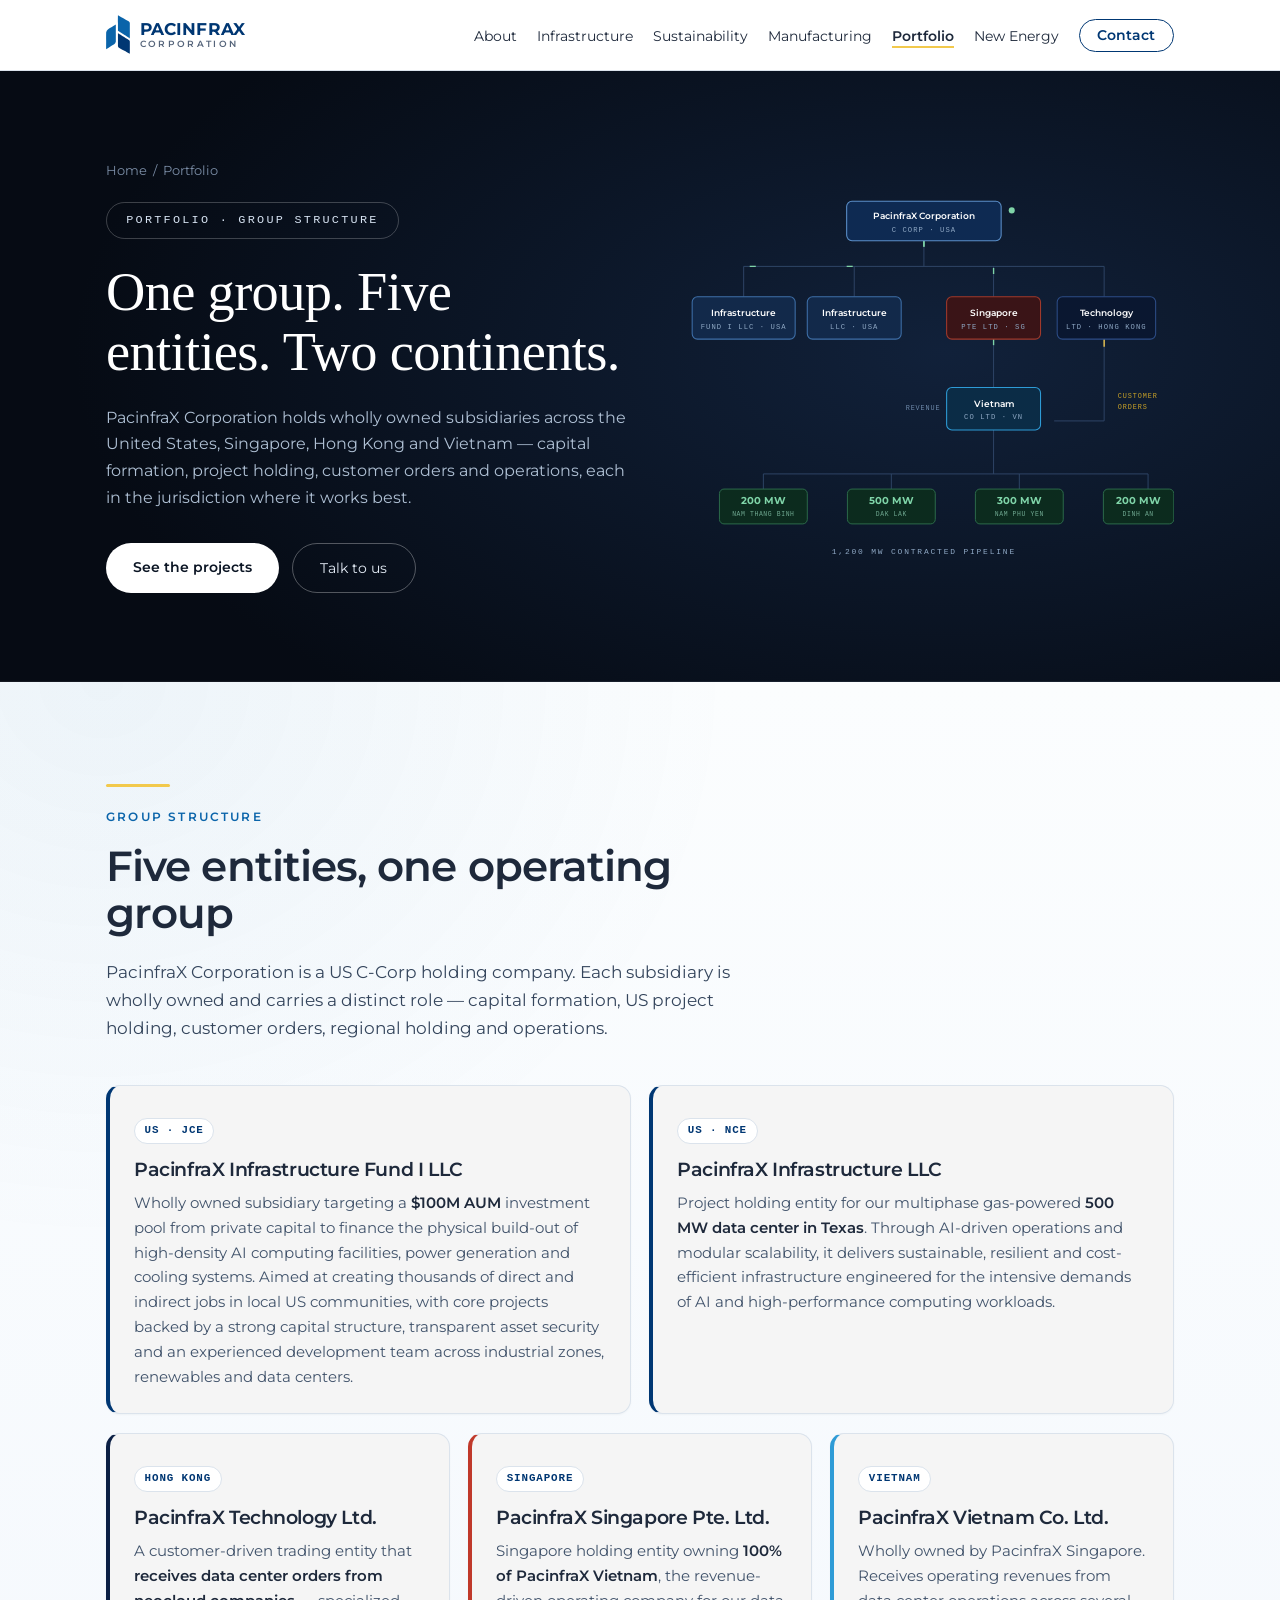
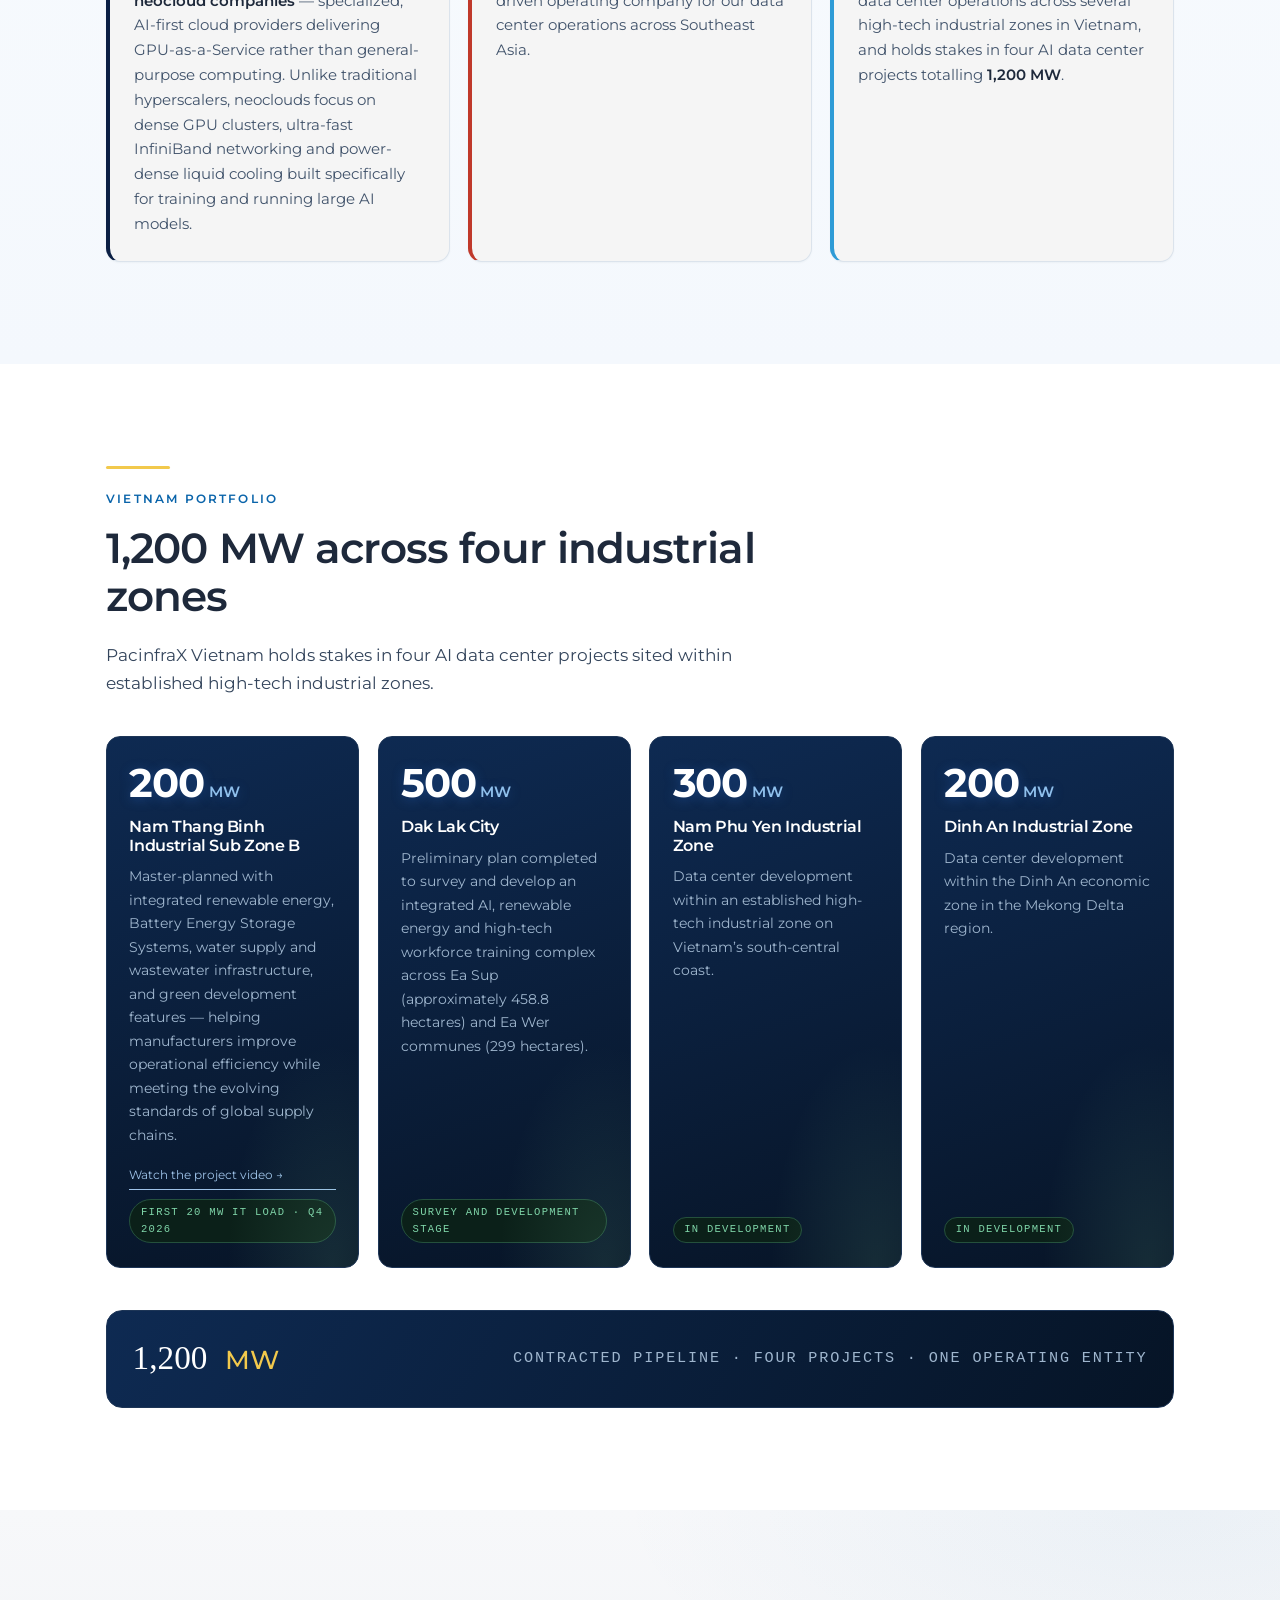
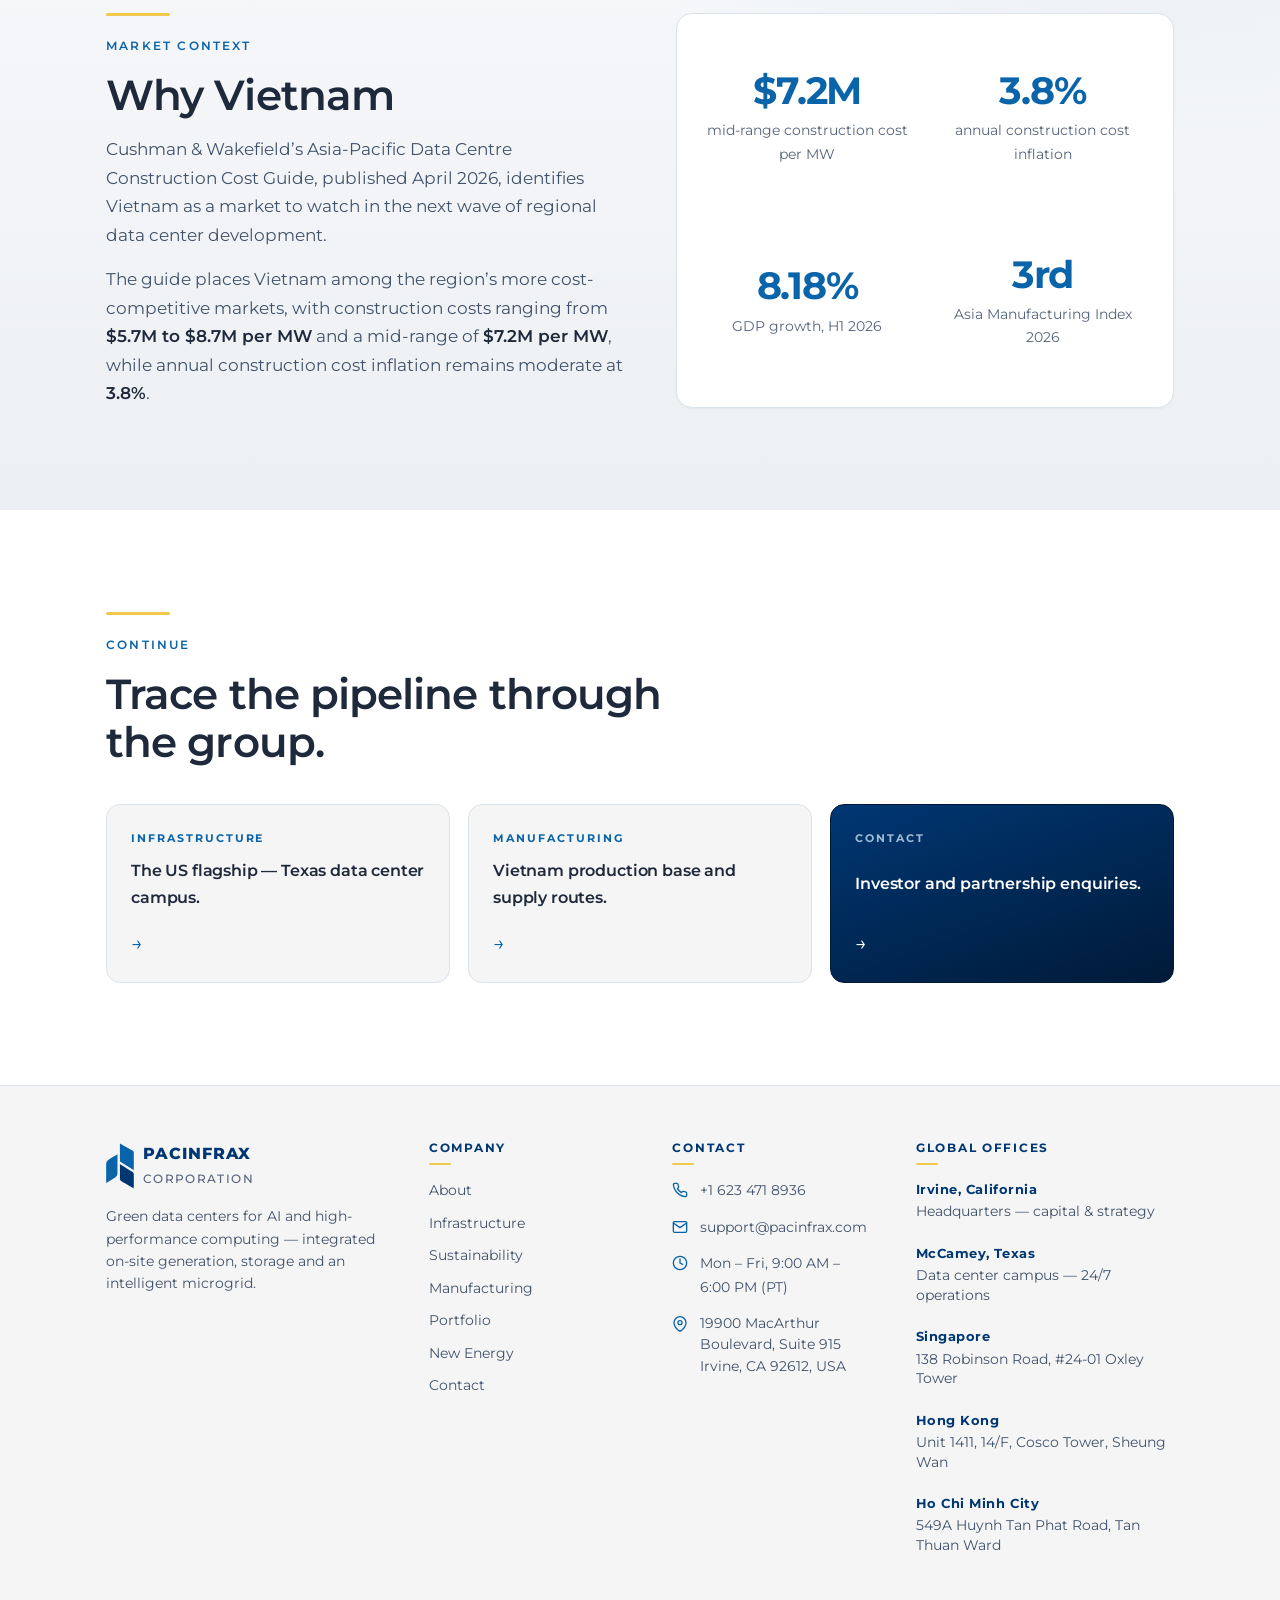
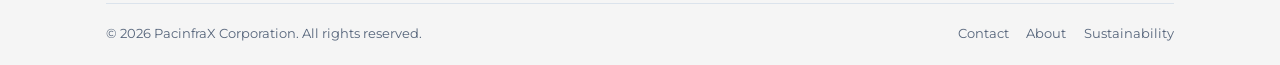
<file: portfolio.html>
<!DOCTYPE html>
<html lang="en">
<head>
  <meta charset="utf-8">
  <meta name="viewport" content="width=device-width, initial-scale=1">
  <meta name="color-scheme" content="light">
  <meta name="theme-color" content="#003773">

  <title>Portfolio — PacinfraX Corporation</title>
  <meta name="description" content="PacinfraX group structure: five wholly owned entities across the US, Singapore, Hong Kong and Vietnam, holding 1,200 MW of AI data center projects.">

  <link rel="icon" href="data:image/svg+xml,%3Csvg xmlns='http://www.w3.org/2000/svg' viewBox='0 0 48 48'%3E%3Crect width='48' height='48' rx='10' fill='%23FFFFFF'/%3E%3Cpath d='M20 8 8 15v18l12-7z' fill='%230A64AA'/%3E%3Cpath d='M28 8v18l12 7V15z' fill='%230A64AA'/%3E%3Cpath d='M28 28v12l12 7V35z' fill='%23003773'/%3E%3C/svg%3E">
  <link rel="preconnect" href="https://fonts.googleapis.com">
  <link rel="preconnect" href="https://fonts.gstatic.com" crossorigin>
  <link href="https://fonts.googleapis.com/css2?family=Montserrat:wght@400;500;600;700;800&display=swap" rel="stylesheet">
  <link rel="stylesheet" href="styles.css">
</head>

<body>

<!-- ═══ SITE NAVIGATION ════════════════════════════════════════════════
     The drawer is a checkbox + label. No JavaScript opens or closes it.
     ════════════════════════════════════════════════════════════════════ -->
<nav class="site-nav">
  <input type="checkbox" id="nav-toggle" class="nav-toggle" aria-label="Open navigation menu">

  <div class="wrap">
    <a class="brand" href="index.html">
      <svg viewBox="0 0 1264 2046" width="30" height="49" aria-hidden="true"><path fill="#0A64AA" d="M8.26,1354.25C8.52,935.13 8.63,911.96 10.32,902.00C20.80,840.54 50.66,790.71 98.43,754.98C105.84,749.44 515.99,496.00 517.55,496.00C517.81,496.00 517.90,695.91 517.76,940.25L517.50,1384.50L515.21,1396.00C503.65,1454.18 473.91,1502.65 429.50,1535.69C421.38,1541.73 10.11,1796.00 8.46,1796.00C8.19,1796.00 8.10,1597.21 8.26,1354.25ZM1254.14,1245.00C1248.78,1227.35 1231.68,1203.67 1214.29,1189.83C1210.80,1187.06 1077.80,1103.21 918.73,1003.49L629.50,822.19L629.25,415.10C629.11,191.19 629.17,8.00 629.39,8.00C630.38,8.00 1198.20,328.75 1203.50,332.30C1206.80,334.51 1214.06,340.86 1219.63,346.41C1237.31,364.03 1247.90,383.48 1253.72,409.03C1255.30,415.97 1255.44,442.14 1255.72,781.00C1256.09,1225.00 1256.00,1251.14 1254.14,1245.00Z"/><path fill="#003773" d="M970.58,1877.49C814.42,1789.32 683.35,1714.82 679.32,1711.94C659.83,1698.00 642.95,1674.69 635.17,1651.00C629.09,1632.47 629.61,1664.38 629.28,1287.24L628.98,943.97L637.24,949.14C742.50,1014.97 1199.19,1301.41 1203.50,1304.30C1212.73,1310.49 1228.94,1327.24 1235.59,1337.48C1245.78,1353.16 1252.65,1372.13 1254.96,1390.97C1256.18,1400.89 1256.46,2038.06 1255.25,2037.90C1254.84,2037.85 1126.73,1965.66 970.58,1877.49Z"/></svg>
      <span class="brand-text">
        <span class="brand-name">PACINFRAX</span>
        <i class="brand-suffix">CORPORATION</i>
      </span>
    </a>

    <ul class="nav-links">
        <li><a href="about.html">About</a></li>
        <li><a href="infrastructure.html">Infrastructure</a></li>
        <li><a href="sustainability.html">Sustainability</a></li>
        <li><a href="manufacturing.html">Manufacturing</a></li>
        <li><a href="portfolio.html" class="is-active">Portfolio</a></li>
        <li><a href="new-energy.html">New Energy</a></li>
        <li><a class="nav-cta" href="contact.html">Contact</a></li>
    </ul>

    <label class="nav-burger" for="nav-toggle" aria-hidden="true"><span></span></label>
  </div>

  <div class="nav-drawer" id="nav-drawer">
    <div class="nav-drawer-inner">
        <a href="index.html">Home</a>
        <a href="about.html">About</a>
        <a href="infrastructure.html">Infrastructure</a>
        <a href="sustainability.html">Sustainability</a>
        <a href="manufacturing.html">Manufacturing</a>
        <a href="portfolio.html" class="is-active">Portfolio</a>
        <a href="new-energy.html">New Energy</a>
        <a class="is-cta" href="contact.html">Contact</a>
    </div>
  </div>
</nav>


<!-- ═══ PAGE HERO ══════════════════════════════════════════════════════ -->
<section class="page-hero">
  <div class="wrap page-hero-grid">

    <div class="page-hero-copy">
      <nav class="page-hero-crumb" aria-label="Breadcrumb">
        <a href="index.html">Home</a> &nbsp;/&nbsp; Portfolio
      </nav>
      <span class="page-hero-pill">Portfolio · Group Structure</span>
      <h1>One group. Five entities. Two continents.</h1>
      <p>PacinfraX Corporation holds wholly owned subsidiaries across the United States, Singapore, Hong Kong and Vietnam &mdash; capital formation, project holding, customer orders and operations, each in the jurisdiction where it works best.</p>
      <div class="btn-row">
        <a class="btn-light" href="#projects">See the projects</a>
        <a class="btn-ghost" href="contact.html">Talk to us</a>
      </div>
    </div>

    <div class="page-hero-art"><svg viewBox="0 0 660 540" xmlns="http://www.w3.org/2000/svg" aria-hidden="true">
  <!-- ownership lines -->
  <g stroke="#31486A" stroke-width="1.2" fill="none">
    <path d="M330 92 V126"/>
    <path d="M92 126 H568"/>
    <path d="M92 126 V166 M238 126 V166 M422 126 V166 M568 126 V166"/>
    <path d="M422 222 V286"/>
    <path d="M568 222 V330 H502"/>
    <path d="M422 342 V400"/>
    <path d="M118 400 H626"/>
    <path d="M118 400 V420 M287 400 V420 M456 400 V420 M626 400 V420"/>
  </g>

  <!-- signal travelling down the ownership chain -->
  <path class="sv-drop" d="M330 92 V126 H92 V166" stroke="#7FD4A8" stroke-width="1.8" fill="none"/>
  <path class="sv-drop" d="M330 92 V126 H422 V166" stroke="#7FD4A8" stroke-width="1.8"
        fill="none" style="animation-delay:.9s"/>
  <path class="sv-drop" d="M422 222 V286" stroke="#7FD4A8" stroke-width="1.8"
        fill="none" style="animation-delay:1.7s"/>

  <!-- order flow: Hong Kong to Vietnam -->
  <path class="sv-order" d="M568 222 V330 H502" stroke="#F2C94C" stroke-width="1.8" fill="none"/>
  <text x="586" y="300" font-family="ui-monospace,Menlo,monospace" font-size="9"
        letter-spacing="1.2" fill="#C9A227">CUSTOMER</text>
  <text x="586" y="314" font-family="ui-monospace,Menlo,monospace" font-size="9"
        letter-spacing="1.2" fill="#C9A227">ORDERS</text>

  <!-- parent -->
  <rect x="228" y="40" width="204" height="52" rx="7" fill="#0E2A52" stroke="#5B8FC9" stroke-width="1.4"/><text x="330.0" y="63.0" text-anchor="middle" font-family="Montserrat,sans-serif" font-size="12.5" font-weight="600" fill="#FFFFFF">PacinfraX Corporation</text><text x="330.0" y="80.0" text-anchor="middle" font-family="ui-monospace,Menlo,monospace" font-size="9.5" letter-spacing="1.4" fill="#8FA8C4">C CORP · USA</text>
  <circle class="sv-glow" cx="446" cy="52" r="4" fill="#7FD4A8"/>

  <!-- tier one -->
  <rect x="24" y="166" width="136" height="56" rx="7" fill="#12294A" stroke="#3E6FA8" stroke-width="1.4"/><text x="92.0" y="191.0" text-anchor="middle" font-family="Montserrat,sans-serif" font-size="12.5" font-weight="600" fill="#FFFFFF">Infrastructure</text><text x="92.0" y="208.0" text-anchor="middle" font-family="ui-monospace,Menlo,monospace" font-size="9.5" letter-spacing="1.4" fill="#8FA8C4">FUND I LLC · USA</text>
  <rect x="176" y="166" width="124" height="56" rx="7" fill="#12294A" stroke="#3E6FA8" stroke-width="1.4"/><text x="238.0" y="191.0" text-anchor="middle" font-family="Montserrat,sans-serif" font-size="12.5" font-weight="600" fill="#FFFFFF">Infrastructure</text><text x="238.0" y="208.0" text-anchor="middle" font-family="ui-monospace,Menlo,monospace" font-size="9.5" letter-spacing="1.4" fill="#8FA8C4">LLC · USA</text>
  <rect x="360" y="166" width="124" height="56" rx="7" fill="#3A1417" stroke="#A0392B" stroke-width="1.4"/><text x="422.0" y="191.0" text-anchor="middle" font-family="Montserrat,sans-serif" font-size="12.5" font-weight="600" fill="#FFFFFF">Singapore</text><text x="422.0" y="208.0" text-anchor="middle" font-family="ui-monospace,Menlo,monospace" font-size="9.5" letter-spacing="1.4" fill="#8FA8C4">PTE LTD · SG</text>
  <rect x="506" y="166" width="130" height="56" rx="7" fill="#0A1730" stroke="#2C4C86" stroke-width="1.4"/><text x="571.0" y="191.0" text-anchor="middle" font-family="Montserrat,sans-serif" font-size="12.5" font-weight="600" fill="#FFFFFF">Technology</text><text x="571.0" y="208.0" text-anchor="middle" font-family="ui-monospace,Menlo,monospace" font-size="9.5" letter-spacing="1.4" fill="#8FA8C4">LTD · HONG KONG</text>

  <!-- operating company -->
  <rect x="360" y="286" width="124" height="56" rx="7" fill="#0B2C46" stroke="#2E9BD6" stroke-width="1.4"/><text x="422.0" y="311.0" text-anchor="middle" font-family="Montserrat,sans-serif" font-size="12.5" font-weight="600" fill="#FFFFFF">Vietnam</text><text x="422.0" y="328.0" text-anchor="middle" font-family="ui-monospace,Menlo,monospace" font-size="9.5" letter-spacing="1.4" fill="#8FA8C4">CO LTD · VN</text>
  <text x="352" y="316" text-anchor="end" font-family="ui-monospace,Menlo,monospace"
        font-size="9" letter-spacing="1.2" fill="#6C87A8">REVENUE</text>

  <!-- projects -->
  <g>
    <rect x="60" y="420" width="116" height="46" rx="6" fill="#0C2B1E" stroke="#2C6B4B" stroke-width="1.3"/>
    <text x="118" y="440" text-anchor="middle" font-family="Montserrat,sans-serif" font-size="13" font-weight="700" fill="#7FD4A8">200 MW</text>
    <text x="118" y="456" text-anchor="middle" font-family="ui-monospace,Menlo,monospace" font-size="8.5" letter-spacing=".8" fill="#6FA890">NAM THANG BINH</text>

    <rect x="229" y="420" width="116" height="46" rx="6" fill="#0C2B1E" stroke="#2C6B4B" stroke-width="1.3"/>
    <text x="287" y="440" text-anchor="middle" font-family="Montserrat,sans-serif" font-size="13" font-weight="700" fill="#7FD4A8">500 MW</text>
    <text x="287" y="456" text-anchor="middle" font-family="ui-monospace,Menlo,monospace" font-size="8.5" letter-spacing=".8" fill="#6FA890">DAK LAK</text>

    <rect x="398" y="420" width="116" height="46" rx="6" fill="#0C2B1E" stroke="#2C6B4B" stroke-width="1.3"/>
    <text x="456" y="440" text-anchor="middle" font-family="Montserrat,sans-serif" font-size="13" font-weight="700" fill="#7FD4A8">300 MW</text>
    <text x="456" y="456" text-anchor="middle" font-family="ui-monospace,Menlo,monospace" font-size="8.5" letter-spacing=".8" fill="#6FA890">NAM PHU YEN</text>

    <rect x="567" y="420" width="93" height="46" rx="6" fill="#0C2B1E" stroke="#2C6B4B" stroke-width="1.3"/>
    <text x="613" y="440" text-anchor="middle" font-family="Montserrat,sans-serif" font-size="13" font-weight="700" fill="#7FD4A8">200 MW</text>
    <text x="613" y="456" text-anchor="middle" font-family="ui-monospace,Menlo,monospace" font-size="8.5" letter-spacing=".8" fill="#6FA890">DINH AN</text>
  </g>

  <text x="330" y="506" text-anchor="middle" font-family="ui-monospace,Menlo,monospace"
        font-size="10.5" letter-spacing="2.4" fill="#8FA8C4">1,200 MW CONTRACTED PIPELINE</text>
</svg></div>

  </div>
</section>

<!-- ═══ GROUP STRUCTURE ════════════════════════════════════════════════ -->
<section class="section section-tint">
  <div class="wrap">
    <div class="gold-rule"></div>
    <div class="eyebrow">Group Structure</div>
    <h2>Five entities, one operating group</h2>
    <p class="lead">PacinfraX Corporation is a US C-Corp holding company. Each subsidiary is
       wholly owned and carries a distinct role &mdash; capital formation, US project holding,
       customer orders, regional holding and operations.</p>

    <div class="entity-grid">
      <div class="entity-card entity-card--us">
        <span class="jur"><b>US · JCE</b></span>
        <h3>PacinfraX Infrastructure Fund I LLC</h3>
        <p>Wholly owned subsidiary targeting a <strong>$100M AUM</strong> investment pool from private capital to finance the physical build-out of high-density AI computing facilities, power generation and cooling systems. Aimed at creating thousands of direct and indirect jobs in local US communities, with core projects backed by a strong capital structure, transparent asset security and an experienced development team across industrial zones, renewables and data centers.</p>
      </div>

      <div class="entity-card entity-card--us">
        <span class="jur"><b>US · NCE</b></span>
        <h3>PacinfraX Infrastructure LLC</h3>
        <p>Project holding entity for our multiphase gas-powered <strong>500 MW data center in Texas</strong>. Through AI-driven operations and modular scalability, it delivers sustainable, resilient and cost-efficient infrastructure engineered for the intensive demands of AI and high-performance computing workloads.</p>
      </div>

      <div class="entity-card entity-card--hk">
        <span class="jur"><b>Hong Kong</b></span>
        <h3>PacinfraX Technology Ltd.</h3>
        <p>A customer-driven trading entity that <strong>receives data center orders from neocloud companies</strong> &mdash; specialized, AI-first cloud providers delivering GPU-as-a-Service rather than general-purpose computing. Unlike traditional hyperscalers, neoclouds focus on dense GPU clusters, ultra-fast InfiniBand networking and power-dense liquid cooling built specifically for training and running large AI models.</p>
      </div>

      <div class="entity-card entity-card--sg">
        <span class="jur"><b>Singapore</b></span>
        <h3>PacinfraX Singapore Pte. Ltd.</h3>
        <p>Singapore holding entity owning <strong>100% of PacinfraX Vietnam</strong>, the revenue-driven operating company for our data center operations across Southeast Asia.</p>
      </div>

      <div class="entity-card entity-card--vn">
        <span class="jur"><b>Vietnam</b></span>
        <h3>PacinfraX Vietnam Co. Ltd.</h3>
        <p>Wholly owned by PacinfraX Singapore. Receives operating revenues from data center operations across several high-tech industrial zones in Vietnam, and holds stakes in four AI data center projects totalling <strong>1,200 MW</strong>.</p>
      </div>
    </div>
  </div>
</section>

<!-- ═══ VIETNAM PROJECTS ═══════════════════════════════════════════════ -->
<section class="section" id="projects">
  <div class="wrap">
    <div class="gold-rule"></div>
    <div class="eyebrow">Vietnam Portfolio</div>
    <h2>1,200 MW across four industrial zones</h2>
    <p class="lead">PacinfraX Vietnam holds stakes in four AI data center projects sited within
       established high-tech industrial zones.</p>

    <div class="project-grid">
      <div class="project-card">
        <div class="project-mw">200<span>MW</span></div>
        <h3>Nam Thang Binh Industrial Sub Zone B</h3>
        <p>Master-planned with integrated renewable energy, Battery Energy Storage Systems, water supply and wastewater infrastructure, and green development features &mdash; helping manufacturers improve operational efficiency while meeting the evolving standards of global supply chains.</p>
        <a class="project-link" href="https://youtu.be/D8cZzzVlvP8" target="_blank" rel="noopener">Watch the project video &rarr;</a>
        <span class="project-tag">First 20 MW IT load · Q4 2026</span>
      </div>

      <div class="project-card">
        <div class="project-mw">500<span>MW</span></div>
        <h3>Dak Lak City</h3>
        <p>Preliminary plan completed to survey and develop an integrated AI, renewable energy and high-tech workforce training complex across Ea Sup (approximately 458.8 hectares) and Ea Wer communes (299 hectares).</p>
        <span class="project-tag">Survey and development stage</span>
      </div>

      <div class="project-card">
        <div class="project-mw">300<span>MW</span></div>
        <h3>Nam Phu Yen Industrial Zone</h3>
        <p>Data center development within an established high-tech industrial zone on Vietnam&rsquo;s south-central coast.</p>
        <span class="project-tag">In development</span>
      </div>

      <div class="project-card">
        <div class="project-mw">200<span>MW</span></div>
        <h3>Dinh An Industrial Zone</h3>
        <p>Data center development within the Dinh An economic zone in the Mekong Delta region.</p>
        <span class="project-tag">In development</span>
      </div>
    </div>

    <div class="pipeline-total">
      <b>1,200 <em>MW</em></b>
      <span>Contracted pipeline · four projects · one operating entity</span>
    </div>
  </div>
</section>

<!-- ═══ WHY VIETNAM ════════════════════════════════════════════════════ -->
<section class="section section-cream" id="why-vietnam">
  <div class="wrap split">
    <div>
      <div class="gold-rule"></div>
      <div class="eyebrow">Market Context</div>
      <h2>Why Vietnam</h2>
      <p>Cushman &amp; Wakefield&rsquo;s Asia-Pacific Data Centre Construction Cost Guide,
         published April 2026, identifies Vietnam as a market to watch in the next wave of
         regional data center development.</p>
      <p>The guide places Vietnam among the region&rsquo;s more cost-competitive markets, with
         construction costs ranging from <strong>$5.7M to $8.7M per MW</strong> and a mid-range of
         <strong>$7.2M per MW</strong>, while annual construction cost inflation remains moderate
         at <strong>3.8%</strong>.</p>
    </div>
    <div class="kpi-row vietnam-metrics">
      <div><b>$7.2M</b><span>mid-range construction cost per MW</span></div>
      <div><b>3.8%</b><span>annual construction cost inflation</span></div>
      <div><b>8.18%</b><span>GDP growth, H1 2026</span></div>
      <div><b>3rd</b><span>Asia Manufacturing Index 2026</span></div>
    </div>
  </div>
</section>

<!-- ═══ ONWARD NAVIGATION ══════════════════════════════════════════════ -->
<section class="section">
  <div class="wrap">
    <div class="gold-rule"></div>
    <div class="eyebrow">Continue</div>
    <h2 style="max-width:22ch">Trace the pipeline through the group.</h2>
    <div class="page-next polished">
      <a href="infrastructure.html"><small>Infrastructure</small>The US flagship — Texas data center campus.</a>
      <a href="manufacturing.html"><small>Manufacturing</small>Vietnam production base and supply routes.</a>
      <a class="is-primary" href="contact.html"><small>Contact</small>Investor and partnership enquiries.</a>
    </div>
  </div>
</section>


<!-- ═══ FOOTER ═════════════════════════════════════════════════════════ -->
<footer class="site-footer">
  <div class="wrap">
    <div class="footer-top">

      <div class="footer-col footer-brand">
        <a class="brand" href="index.html" aria-label="PacinfraX Corporation home">
          <svg viewBox="0 0 1264 2046" width="30" height="49" aria-hidden="true"><path fill="#0A64AA" d="M8.26,1354.25C8.52,935.13 8.63,911.96 10.32,902.00C20.80,840.54 50.66,790.71 98.43,754.98C105.84,749.44 515.99,496.00 517.55,496.00C517.81,496.00 517.90,695.91 517.76,940.25L517.50,1384.50L515.21,1396.00C503.65,1454.18 473.91,1502.65 429.50,1535.69C421.38,1541.73 10.11,1796.00 8.46,1796.00C8.19,1796.00 8.10,1597.21 8.26,1354.25ZM1254.14,1245.00C1248.78,1227.35 1231.68,1203.67 1214.29,1189.83C1210.80,1187.06 1077.80,1103.21 918.73,1003.49L629.50,822.19L629.25,415.10C629.11,191.19 629.17,8.00 629.39,8.00C630.38,8.00 1198.20,328.75 1203.50,332.30C1206.80,334.51 1214.06,340.86 1219.63,346.41C1237.31,364.03 1247.90,383.48 1253.72,409.03C1255.30,415.97 1255.44,442.14 1255.72,781.00C1256.09,1225.00 1256.00,1251.14 1254.14,1245.00Z"/><path fill="#003773" d="M970.58,1877.49C814.42,1789.32 683.35,1714.82 679.32,1711.94C659.83,1698.00 642.95,1674.69 635.17,1651.00C629.09,1632.47 629.61,1664.38 629.28,1287.24L628.98,943.97L637.24,949.14C742.50,1014.97 1199.19,1301.41 1203.50,1304.30C1212.73,1310.49 1228.94,1327.24 1235.59,1337.48C1245.78,1353.16 1252.65,1372.13 1254.96,1390.97C1256.18,1400.89 1256.46,2038.06 1255.25,2037.90C1254.84,2037.85 1126.73,1965.66 970.58,1877.49Z"/></svg>
          <span>
            <span class="brand-name">PACINFRAX</span><br>
            <i class="brand-suffix">CORPORATION</i>
          </span>
        </a>
        <p>Green data centers for AI and high-performance computing &mdash; integrated on-site generation, storage and an intelligent microgrid.</p>
      </div>

      <div class="footer-col">
        <h4>Company</h4>
        <ul>
          <li><a href="about.html">About</a></li>
          <li><a href="infrastructure.html">Infrastructure</a></li>
          <li><a href="sustainability.html">Sustainability</a></li>
          <li><a href="manufacturing.html">Manufacturing</a></li>
          <li><a href="portfolio.html">Portfolio</a></li>
          <li><a href="new-energy.html">New Energy</a></li>
          <li><a href="contact.html">Contact</a></li>
        </ul>
      </div>

      <div class="footer-col">
        <h4>Contact</h4>
        <div class="footer-contact">
          <div class="footer-contact-row">
            <svg viewBox="0 0 24 24" fill="none" stroke="currentColor" stroke-width="2" stroke-linecap="round" stroke-linejoin="round"><path d="M22 16.92v3a2 2 0 0 1-2.18 2 19.79 19.79 0 0 1-8.63-3.07 19.5 19.5 0 0 1-6-6 19.79 19.79 0 0 1-3.07-8.67A2 2 0 0 1 4.11 2h3a2 2 0 0 1 2 1.72 12.84 12.84 0 0 0 .7 2.81 2 2 0 0 1-.45 2.11L8.09 9.91a16 16 0 0 0 6 6l1.27-1.27a2 2 0 0 1 2.11-.45 12.84 12.84 0 0 0 2.81.7A2 2 0 0 1 22 16.92z"/></svg>
            <a href="tel:+16234718936">+1 623 471 8936</a>
          </div>
          <div class="footer-contact-row">
            <svg viewBox="0 0 24 24" fill="none" stroke="currentColor" stroke-width="2" stroke-linecap="round" stroke-linejoin="round"><path d="M4 4h16c1.1 0 2 .9 2 2v12c0 1.1-.9 2-2 2H4c-1.1 0-2-.9-2-2V6c0-1.1.9-2 2-2z"/><polyline points="22,6 12,13 2,6"/></svg>
            <a href="mailto:support@pacinfrax.com">support@pacinfrax.com</a>
          </div>
          <div class="footer-contact-row">
            <svg viewBox="0 0 24 24" fill="none" stroke="currentColor" stroke-width="2" stroke-linecap="round" stroke-linejoin="round"><circle cx="12" cy="12" r="10"/><polyline points="12 6 12 12 16 14"/></svg>
            <span>Mon &ndash; Fri, 9:00 AM &ndash; 6:00 PM (PT)</span>
          </div>
          <div class="footer-contact-row">
            <svg viewBox="0 0 24 24" fill="none" stroke="currentColor" stroke-width="2" stroke-linecap="round" stroke-linejoin="round"><path d="M21 10c0 7-9 13-9 13s-9-6-9-13a9 9 0 0 1 18 0z"/><circle cx="12" cy="10" r="3"/></svg>
            <address>19900 MacArthur Boulevard, Suite 915<br>Irvine, CA 92612, USA</address>
          </div>
        </div>
      </div>

      <div class="footer-col">
        <h4>Global Offices</h4>
        <ul class="footer-offices">
          <li><b>Irvine, California</b><span>Headquarters &mdash; capital &amp; strategy</span></li>
          <li><b>McCamey, Texas</b><span>Data center campus &mdash; 24/7 operations</span></li>
          <li><b>Singapore</b><span>138 Robinson Road, #24-01 Oxley Tower</span></li>
          <li><b>Hong Kong</b><span>Unit 1411, 14/F, Cosco Tower, Sheung Wan</span></li>
          <li><b>Ho Chi Minh City</b><span>549A Huynh Tan Phat Road, Tan Thuan Ward</span></li>
        </ul>
      </div>

    </div>

    <div class="footer-bottom">
      <span>&copy; 2026 PacinfraX Corporation. All rights reserved.</span>
      <nav aria-label="Legal">
        <a href="contact.html">Contact</a>
        <a href="about.html">About</a>
        <a href="sustainability.html">Sustainability</a>
      </nav>
    </div>
  </div>
</footer>


<!-- Progressive enhancement only: closes the drawer after a link is tapped.
     Navigation works identically without it. -->
<script>
(function () {
  var toggle = document.getElementById('nav-toggle');
  var drawer = document.getElementById('nav-drawer');
  if (!toggle || !drawer) return;
  drawer.addEventListener('click', function (e) {
    if (e.target.closest('a')) toggle.checked = false;
  });
})();
</script>

</body>
</html>
</file>
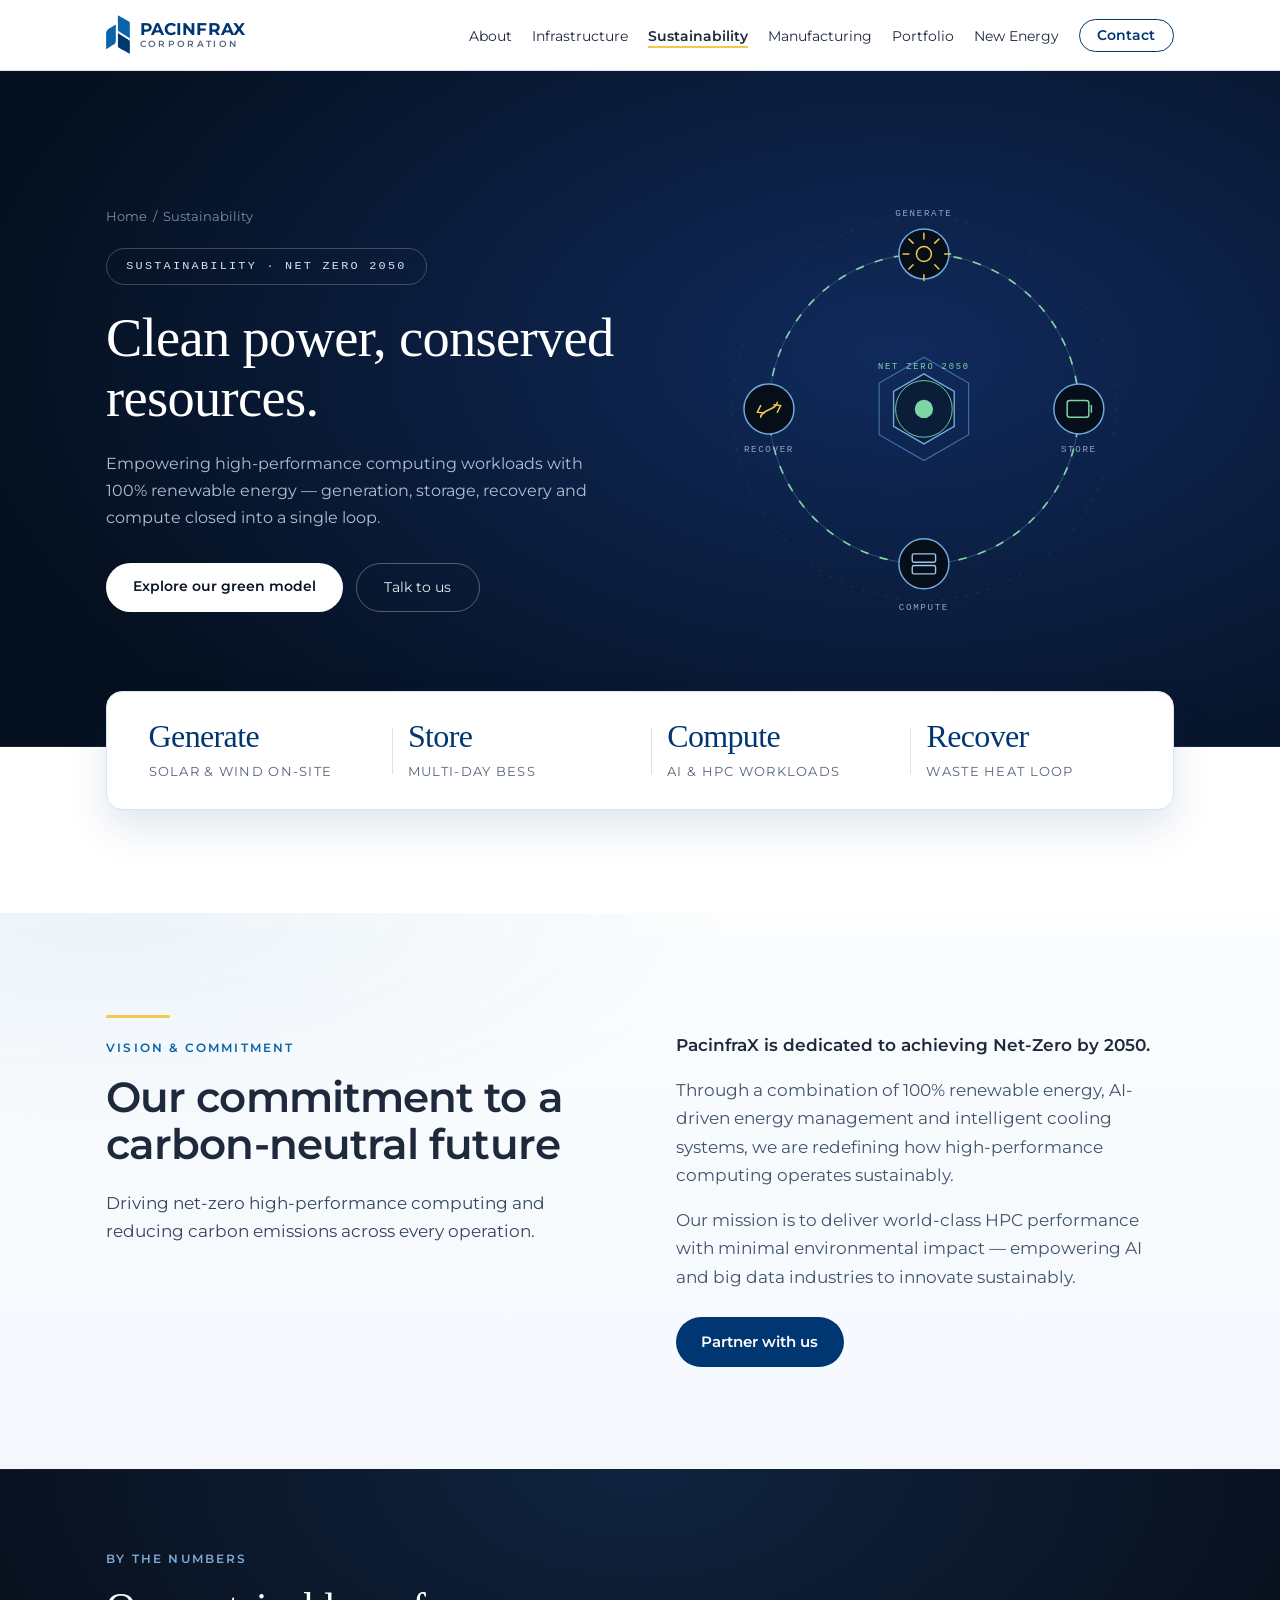
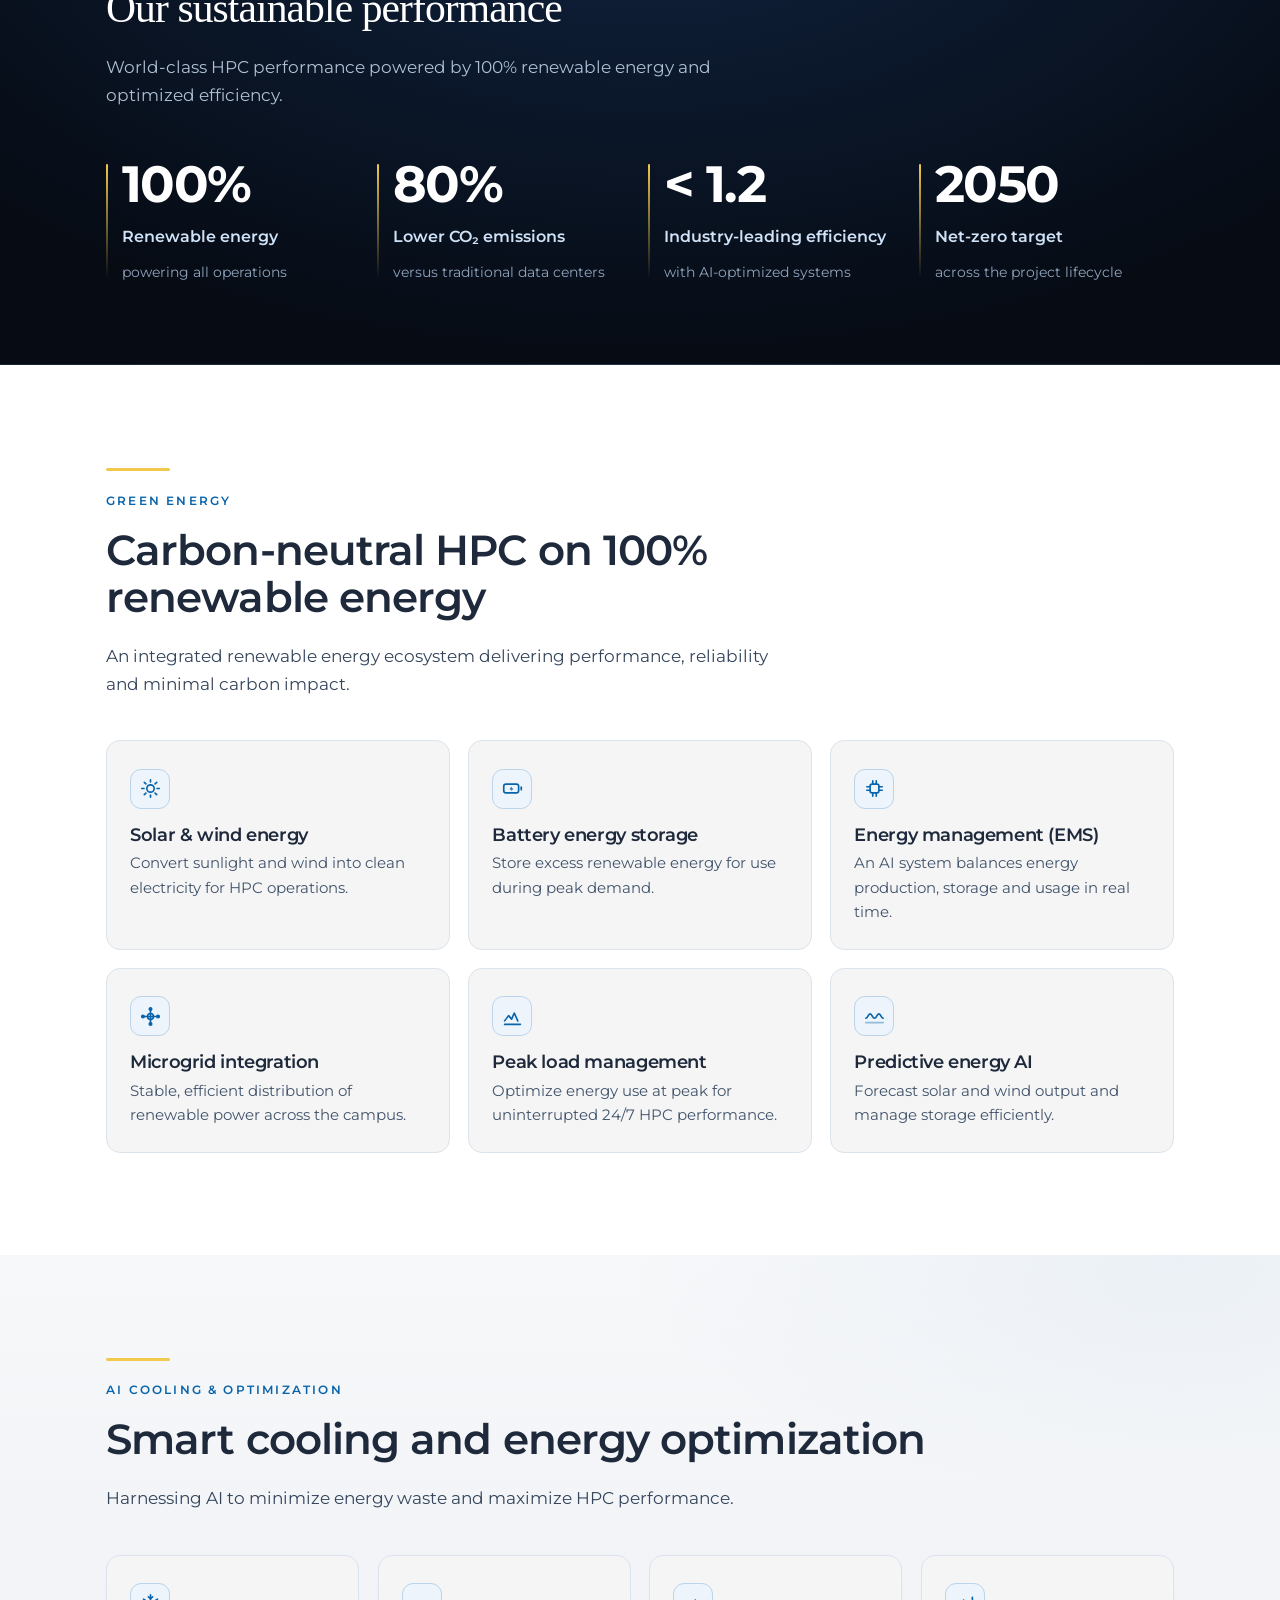
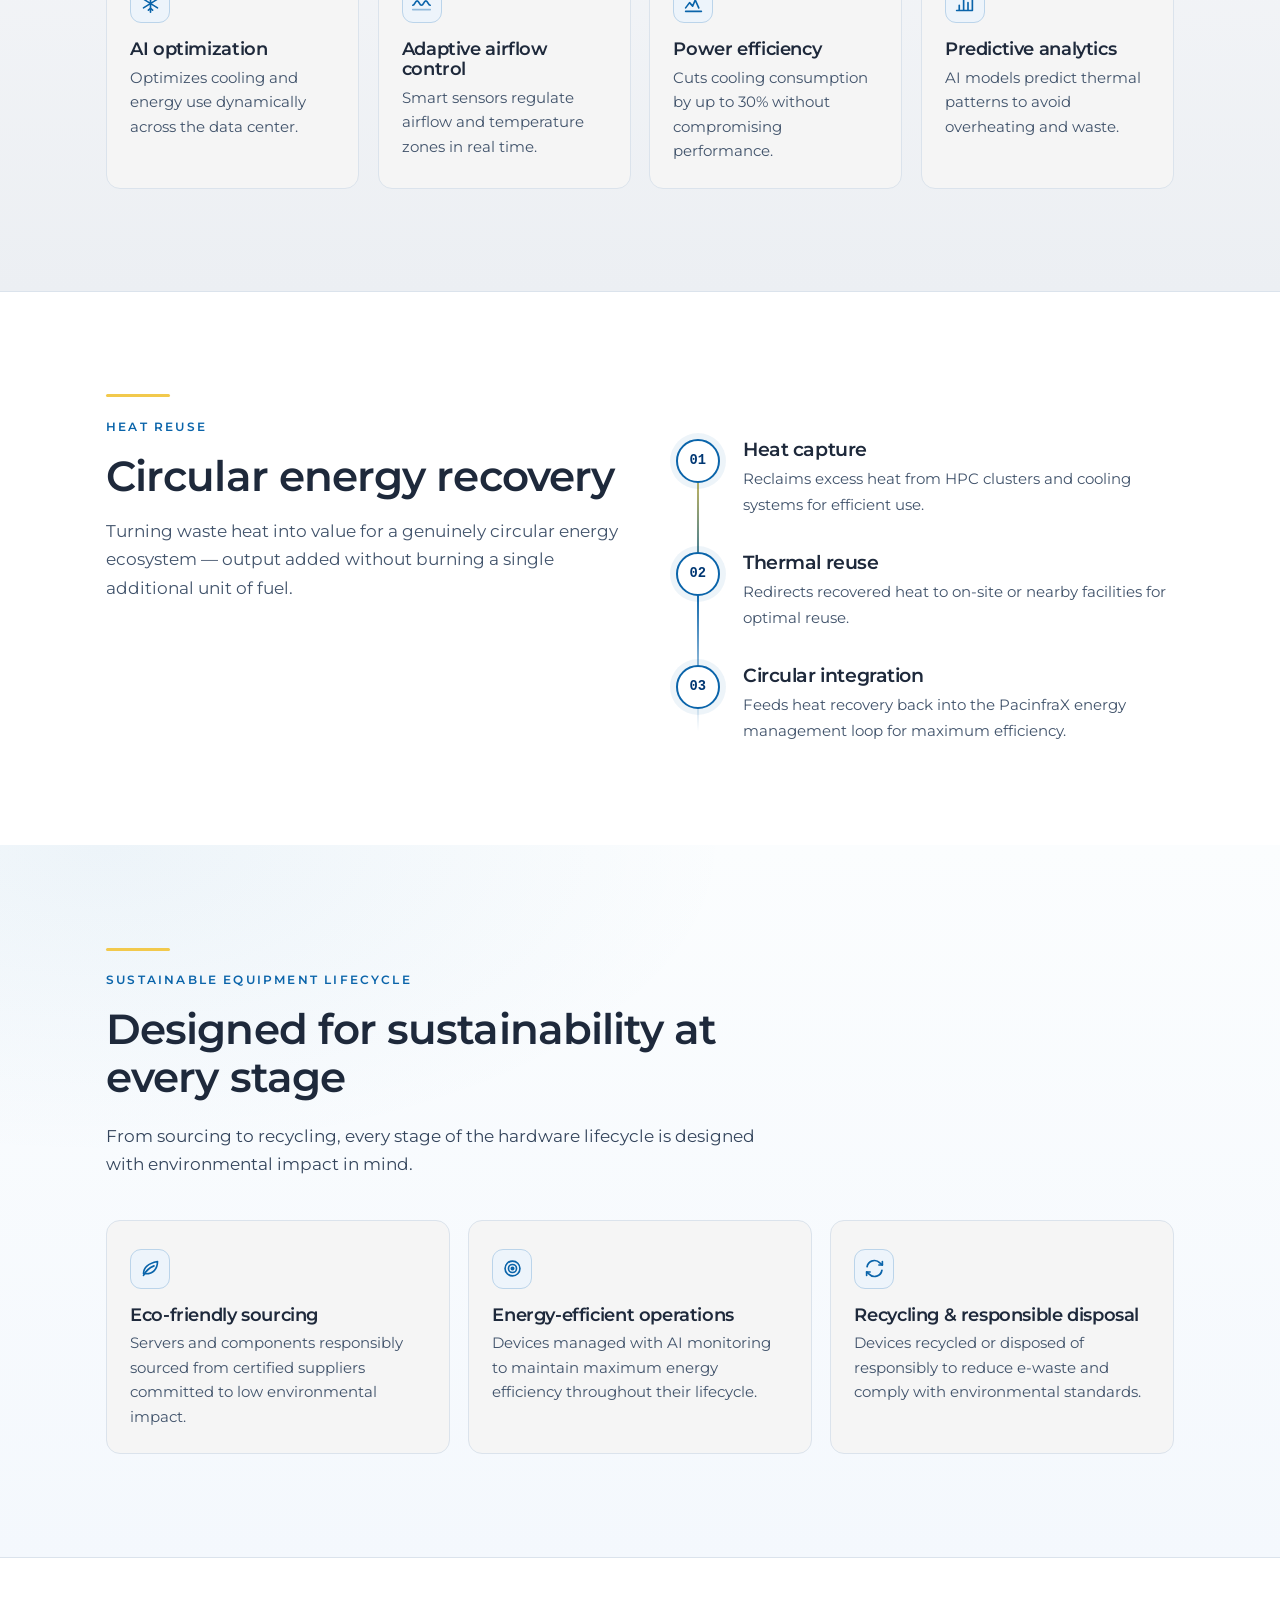
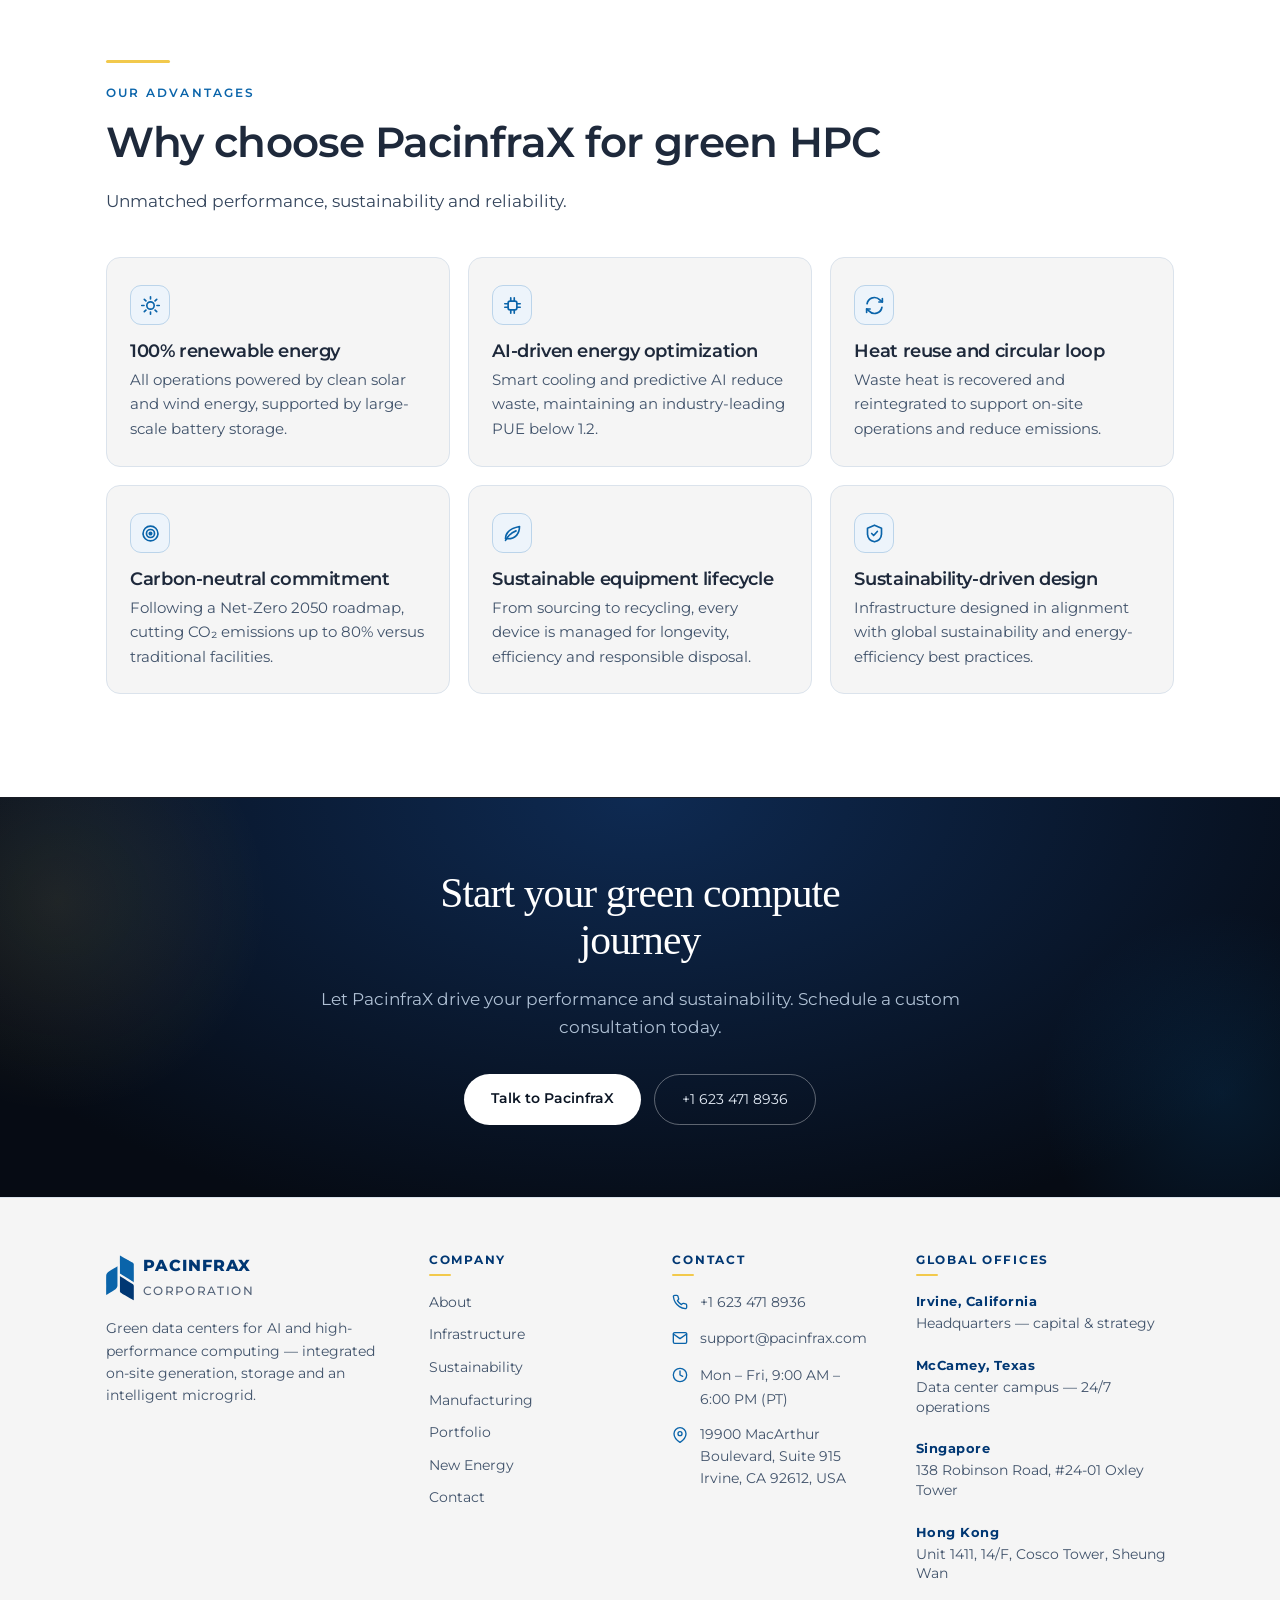
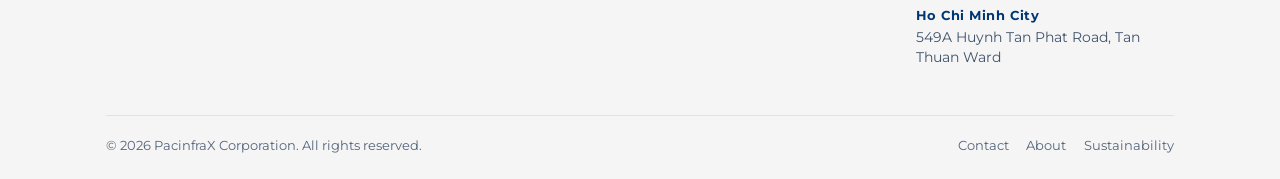
<file: sustainability.html>
<!DOCTYPE html>
<html lang="en">
<head>
  <meta charset="utf-8">
  <meta name="viewport" content="width=device-width, initial-scale=1">
  <meta name="color-scheme" content="light">
  <meta name="theme-color" content="#003773">

  <title>Sustainability — PacinfraX Corporation</title>
  <meta name="description" content="100% renewable energy, AI-driven efficiency below 1.2 PUE, heat reuse and a Net-Zero 2050 roadmap for high-performance computing infrastructure.">

  <link rel="icon" href="data:image/svg+xml,%3Csvg xmlns='http://www.w3.org/2000/svg' viewBox='0 0 48 48'%3E%3Crect width='48' height='48' rx='10' fill='%23FFFFFF'/%3E%3Cpath d='M20 8 8 15v18l12-7z' fill='%230A64AA'/%3E%3Cpath d='M28 8v18l12 7V15z' fill='%230A64AA'/%3E%3Cpath d='M28 28v12l12 7V35z' fill='%23003773'/%3E%3C/svg%3E">
  <link rel="preconnect" href="https://fonts.googleapis.com">
  <link rel="preconnect" href="https://fonts.gstatic.com" crossorigin>
  <link href="https://fonts.googleapis.com/css2?family=Montserrat:wght@400;500;600;700;800&display=swap" rel="stylesheet">
  <link rel="stylesheet" href="styles.css">
</head>

<body>

<!-- ═══ SITE NAVIGATION ════════════════════════════════════════════════
     The drawer is a checkbox + label. No JavaScript opens or closes it.
     ════════════════════════════════════════════════════════════════════ -->
<nav class="site-nav">
  <input type="checkbox" id="nav-toggle" class="nav-toggle" aria-label="Open navigation menu">

  <div class="wrap">
    <a class="brand" href="index.html">
      <svg viewBox="0 0 1264 2046" width="30" height="49" aria-hidden="true"><path fill="#0A64AA" d="M8.26,1354.25C8.52,935.13 8.63,911.96 10.32,902.00C20.80,840.54 50.66,790.71 98.43,754.98C105.84,749.44 515.99,496.00 517.55,496.00C517.81,496.00 517.90,695.91 517.76,940.25L517.50,1384.50L515.21,1396.00C503.65,1454.18 473.91,1502.65 429.50,1535.69C421.38,1541.73 10.11,1796.00 8.46,1796.00C8.19,1796.00 8.10,1597.21 8.26,1354.25ZM1254.14,1245.00C1248.78,1227.35 1231.68,1203.67 1214.29,1189.83C1210.80,1187.06 1077.80,1103.21 918.73,1003.49L629.50,822.19L629.25,415.10C629.11,191.19 629.17,8.00 629.39,8.00C630.38,8.00 1198.20,328.75 1203.50,332.30C1206.80,334.51 1214.06,340.86 1219.63,346.41C1237.31,364.03 1247.90,383.48 1253.72,409.03C1255.30,415.97 1255.44,442.14 1255.72,781.00C1256.09,1225.00 1256.00,1251.14 1254.14,1245.00Z"/><path fill="#003773" d="M970.58,1877.49C814.42,1789.32 683.35,1714.82 679.32,1711.94C659.83,1698.00 642.95,1674.69 635.17,1651.00C629.09,1632.47 629.61,1664.38 629.28,1287.24L628.98,943.97L637.24,949.14C742.50,1014.97 1199.19,1301.41 1203.50,1304.30C1212.73,1310.49 1228.94,1327.24 1235.59,1337.48C1245.78,1353.16 1252.65,1372.13 1254.96,1390.97C1256.18,1400.89 1256.46,2038.06 1255.25,2037.90C1254.84,2037.85 1126.73,1965.66 970.58,1877.49Z"/></svg>
      <span class="brand-text">
        <span class="brand-name">PACINFRAX</span>
        <i class="brand-suffix">CORPORATION</i>
      </span>
    </a>

    <ul class="nav-links">
        <li><a href="about.html">About</a></li>
        <li><a href="infrastructure.html">Infrastructure</a></li>
        <li><a href="sustainability.html" class="is-active">Sustainability</a></li>
        <li><a href="manufacturing.html">Manufacturing</a></li>
        <li><a href="portfolio.html">Portfolio</a></li>
        <li><a href="new-energy.html">New Energy</a></li>
        <li><a class="nav-cta" href="contact.html">Contact</a></li>
    </ul>

    <label class="nav-burger" for="nav-toggle" aria-hidden="true"><span></span></label>
  </div>

  <div class="nav-drawer" id="nav-drawer">
    <div class="nav-drawer-inner">
        <a href="index.html">Home</a>
        <a href="about.html">About</a>
        <a href="infrastructure.html">Infrastructure</a>
        <a href="sustainability.html" class="is-active">Sustainability</a>
        <a href="manufacturing.html">Manufacturing</a>
        <a href="portfolio.html">Portfolio</a>
        <a href="new-energy.html">New Energy</a>
        <a class="is-cta" href="contact.html">Contact</a>
    </div>
  </div>
</nav>


<!-- ═══ PAGE HERO ══════════════════════════════════════════════════════ -->
<section class="page-hero page-hero--energy">
  <div class="wrap page-hero-grid">

    <div class="page-hero-copy">
      <nav class="page-hero-crumb" aria-label="Breadcrumb">
        <a href="index.html">Home</a> &nbsp;/&nbsp; Sustainability
      </nav>
      <span class="page-hero-pill">Sustainability · Net Zero 2050</span>
      <h1>Clean power, conserved resources.</h1>
      <p>Empowering high-performance computing workloads with 100% renewable energy &mdash; generation, storage, recovery and compute closed into a single loop.</p>
      <div class="btn-row">
        <a class="btn-light" href="#energy">Explore our green model</a>
        <a class="btn-ghost" href="contact.html">Talk to us</a>
      </div>
    </div>

    <div class="page-hero-art"><svg viewBox="0 0 600 600" xmlns="http://www.w3.org/2000/svg" aria-hidden="true">
  <g class="loop-orbit">
    <circle cx="300" cy="300" r="230" fill="none" stroke="#243E5C"
            stroke-width="1" stroke-dasharray="3 11"/>
  </g>

  <!-- circulating energy loop -->
  <circle cx="300" cy="300" r="186" fill="none" stroke="#2C4A6E" stroke-width="1.3"/>
  <circle class="loop-flow" cx="300" cy="300" r="186" fill="none"
          stroke="#7FD4A8" stroke-width="2"/>

  <!-- four stations on the loop -->
  <g>
    <!-- generate -->
    <circle cx="300" cy="114" r="30" fill="#060E1A" stroke="#6FA8DC" stroke-width="1.8"/>
    <g stroke="#F2C94C" stroke-width="1.8" fill="none" stroke-linecap="round">
      <circle cx="300" cy="114" r="9"/>
      <path d="M300 96v-7M300 139v7M282 114h-7M325 114h7M287 101l-5-5M313 127l5 5M287 127l-5 5M313 101l5-5"/>
    </g>
    <text x="300" y="68" text-anchor="middle" font-family="ui-monospace,Menlo,monospace"
          font-size="11" letter-spacing="2" fill="#8FA4BD">GENERATE</text>

    <!-- store -->
    <circle cx="486" cy="300" r="30" fill="#060E1A" stroke="#6FA8DC" stroke-width="1.8"/>
    <g stroke="#7FD4A8" stroke-width="1.8" fill="none">
      <rect x="472" y="290" width="26" height="20" rx="3"/>
      <path d="M501 296v8" stroke-linecap="round"/>
    </g>
    <text x="486" y="352" text-anchor="middle" font-family="ui-monospace,Menlo,monospace"
          font-size="11" letter-spacing="2" fill="#8FA4BD">STORE</text>

    <!-- compute -->
    <circle cx="300" cy="486" r="30" fill="#060E1A" stroke="#6FA8DC" stroke-width="1.8"/>
    <g stroke="#9EC2E8" stroke-width="1.7" fill="none">
      <rect x="286" y="474" width="28" height="10" rx="2"/>
      <rect x="286" y="488" width="28" height="10" rx="2"/>
    </g>
    <text x="300" y="542" text-anchor="middle" font-family="ui-monospace,Menlo,monospace"
          font-size="11" letter-spacing="2" fill="#8FA4BD">COMPUTE</text>

    <!-- recover -->
    <circle cx="114" cy="300" r="30" fill="#060E1A" stroke="#6FA8DC" stroke-width="1.8"/>
    <g stroke="#F2C94C" stroke-width="1.8" fill="none" stroke-linecap="round">
      <path d="M104 310c0-9 20-9 20-18"/>
      <path d="M104 296l-4 8 8 1"/>
      <path d="M124 304l4-8-8-1"/>
    </g>
    <text x="114" y="352" text-anchor="middle" font-family="ui-monospace,Menlo,monospace"
          font-size="11" letter-spacing="2" fill="#8FA4BD">RECOVER</text>
  </g>

  <!-- core -->
  <polygon points="300.0,238.0 353.7,269.0 353.7,331.0 300.0,362.0 246.3,331.0 246.3,269.0" fill="none" stroke="#3E6FA8" stroke-width="1.4"/>
  <polygon points="300.0,258.0 336.4,279.0 336.4,321.0 300.0,342.0 263.6,321.0 263.6,279.0" fill="#0A1E3A" stroke="#6FA8DC" stroke-width="1.7"/>
  <circle class="sv-ring-a" cx="300" cy="300" r="34" fill="none" stroke="#7FD4A8" stroke-width="1.1"/>
  <circle class="sv-glow" cx="300" cy="300" r="11" fill="#7FD4A8"/>
  <text x="300" y="252" text-anchor="middle" font-family="ui-monospace,Menlo,monospace"
        font-size="10.5" letter-spacing="2.2" fill="#7FD4A8">NET ZERO 2050</text>
</svg></div>

  </div>
</section>

<!-- ═══ VISION & COMMITMENT ════════════════════════════════════════════ -->
<section class="section" style="padding-top:0">
  <div class="wrap">
    <div class="dark-hero-stats">
      <div><b>Generate</b><span>Solar &amp; wind on-site</span></div>
      <div><b>Store</b><span>Multi-day BESS</span></div>
      <div><b>Compute</b><span>AI &amp; HPC workloads</span></div>
      <div><b>Recover</b><span>Waste heat loop</span></div>
    </div>
  </div>
</section>

<section class="section section-tint">
  <div class="wrap split">
    <div>
      <div class="gold-rule"></div>
      <div class="eyebrow">Vision &amp; Commitment</div>
      <h2>Our commitment to a carbon-neutral future</h2>
      <p class="lead">Driving net-zero high-performance computing and reducing carbon emissions
         across every operation.</p>
    </div>
    <div>
      <p><strong>PacinfraX is dedicated to achieving Net-Zero by 2050.</strong></p>
      <p>Through a combination of 100% renewable energy, AI-driven energy management and
         intelligent cooling systems, we are redefining how high-performance computing
         operates sustainably.</p>
      <p>Our mission is to deliver world-class HPC performance with minimal environmental
         impact &mdash; empowering AI and big data industries to innovate sustainably.</p>
      <div class="btn-row">
        <a class="btn btn-primary" href="contact.html">Partner with us</a>
      </div>
    </div>
  </div>
</section>

<!-- ═══ PERFORMANCE IN NUMBERS ═════════════════════════════════════════ -->
<section class="metric-dark">
  <div class="wrap">
    <div class="eyebrow">By the numbers</div>
    <h2>Our sustainable performance</h2>
    <p class="lead">World-class HPC performance powered by 100% renewable energy and<br>
       optimized efficiency.</p>

    <div class="metric-dark-grid metric-dark-grid--sustainability">
      <div class="metric-dark-item">
        <b>100%</b><strong>Renewable energy</strong><span>powering all operations</span>
      </div>
      <div class="metric-dark-item">
        <b>80%</b><strong>Lower CO&#8322; emissions</strong><span class="metric-nowrap">versus traditional data centers</span>
      </div>
      <div class="metric-dark-item">
        <b>&lt; 1.2</b><strong class="metric-nowrap">Industry-leading efficiency</strong><span>with AI-optimized systems</span>
      </div>
      <div class="metric-dark-item">
        <b>2050</b><strong>Net-zero target</strong><span>across the project lifecycle</span>
      </div>
    </div>
  </div>
</section>

<!-- ═══ GREEN ENERGY ECOSYSTEM ═════════════════════════════════════════ -->
<section class="section" id="energy">
  <div class="wrap">
    <div class="gold-rule"></div>
    <div class="eyebrow">Green Energy</div>
    <h2>Carbon-neutral HPC on 100% renewable energy</h2>
    <p class="lead">An integrated renewable energy ecosystem delivering performance, reliability
       and minimal carbon impact.</p>

    <div class="feature-tiles">
      <div class="feature-tile">
        <div class="feature-icon"><svg viewBox="0 0 24 24" fill="none" stroke="#0A64AA" stroke-width="1.9"><circle cx="12" cy="12" r="4.2"/><path d="M12 2v2.6M12 19.4V22M2 12h2.6M19.4 12H22M4.9 4.9l1.9 1.9M17.2 17.2l1.9 1.9M4.9 19.1l1.9-1.9M17.2 6.8l1.9-1.9" stroke-linecap="round"/></svg></div>
        <h3>Solar &amp; wind energy</h3>
        <p>Convert sunlight and wind into clean electricity for HPC operations.</p>
      </div>
      <div class="feature-tile">
        <div class="feature-icon"><svg viewBox="0 0 24 24" fill="none" stroke="#0A64AA" stroke-width="1.9"><rect x="2" y="7" width="17" height="10" rx="2.5"/><path d="M22 10.5v3" stroke-linecap="round"/><path d="M11 9.5 8.6 13H11l-.5 2.4L13 12h-2z" fill="#0A64AA" stroke="none"/></svg></div>
        <h3>Battery energy storage</h3>
        <p>Store excess renewable energy for use during peak demand.</p>
      </div>
      <div class="feature-tile">
        <div class="feature-icon"><svg viewBox="0 0 24 24" fill="none" stroke="#0A64AA" stroke-width="1.9"><rect x="7" y="7" width="10" height="10" rx="2.2"/><path d="M10 3.2v3.8M14 3.2v3.8M10 17v3.8M14 17v3.8M3.2 10H7M3.2 14H7M17 10h3.8M17 14h3.8" stroke-linecap="round"/></svg></div>
        <h3>Energy management (EMS)</h3>
        <p>An AI system balances energy production, storage and usage in real time.</p>
      </div>
      <div class="feature-tile">
        <div class="feature-icon"><svg viewBox="0 0 24 24" fill="none" stroke="#0A64AA" stroke-width="1.9"><path d="M12 3v18M3 12h18" stroke-linecap="round"/><circle cx="12" cy="12" r="3.4"/><circle cx="12" cy="3.4" r="1.4"/><circle cx="12" cy="20.6" r="1.4"/><circle cx="3.4" cy="12" r="1.4"/><circle cx="20.6" cy="12" r="1.4"/></svg></div>
        <h3>Microgrid integration</h3>
        <p>Stable, efficient distribution of renewable power across the campus.</p>
      </div>
      <div class="feature-tile">
        <div class="feature-icon"><svg viewBox="0 0 24 24" fill="none" stroke="#0A64AA" stroke-width="1.9" stroke-linecap="round" stroke-linejoin="round"><path d="M3 17l4.5-6 3.5 4 3-7 4 9"/><path d="M3 21h18"/></svg></div>
        <h3>Peak load management</h3>
        <p>Optimize energy use at peak for uninterrupted 24/7 HPC performance.</p>
      </div>
      <div class="feature-tile">
        <div class="feature-icon"><svg viewBox="0 0 24 24" fill="none" stroke="#0A64AA" stroke-width="1.9" stroke-linecap="round"><path d="M2 14c2.5 0 2.5-5 5-5s2.5 5 5 5 2.5-5 5-5 2.5 5 5 5"/><path d="M2 19h20" opacity=".4"/></svg></div>
        <h3>Predictive energy AI</h3>
        <p>Forecast solar and wind output and manage storage efficiently.</p>
      </div>
    </div>
  </div>
</section>

<!-- ═══ AI COOLING ═════════════════════════════════════════════════════ -->
<section class="section section-cream" id="cooling">
  <div class="wrap">
    <div class="gold-rule"></div>
    <div class="eyebrow">AI Cooling &amp; Optimization</div>
    <h2 class="smart-cooling-heading">Smart cooling and energy optimization</h2>
    <p class="lead">Harnessing AI to minimize energy waste and maximize HPC performance.</p>

    <div class="feature-tiles feature-tiles--balanced">
      <div class="feature-tile">
        <div class="feature-icon"><svg viewBox="0 0 24 24" fill="none" stroke="#0A64AA" stroke-width="1.9" stroke-linecap="round"><path d="M12 2v20M4 7l16 10M20 7L4 17"/><path d="M12 6.5 9.6 4.4M12 6.5l2.4-2.1M12 17.5l-2.4 2.1M12 17.5l2.4 2.1"/></svg></div>
        <h3>AI optimization</h3>
        <p>Optimizes cooling and energy use dynamically across the data center.</p>
      </div>
      <div class="feature-tile">
        <div class="feature-icon"><svg viewBox="0 0 24 24" fill="none" stroke="#0A64AA" stroke-width="1.9" stroke-linecap="round"><path d="M2 14c2.5 0 2.5-5 5-5s2.5 5 5 5 2.5-5 5-5 2.5 5 5 5"/><path d="M2 19h20" opacity=".4"/></svg></div>
        <h3>Adaptive airflow control</h3>
        <p>Smart sensors regulate airflow and temperature zones in real time.</p>
      </div>
      <div class="feature-tile">
        <div class="feature-icon"><svg viewBox="0 0 24 24" fill="none" stroke="#0A64AA" stroke-width="1.9" stroke-linecap="round" stroke-linejoin="round"><path d="M3 17l4.5-6 3.5 4 3-7 4 9"/><path d="M3 21h18"/></svg></div>
        <h3>Power efficiency</h3>
        <p>Cuts cooling consumption by up to 30% without compromising performance.</p>
      </div>
      <div class="feature-tile">
        <div class="feature-icon"><svg viewBox="0 0 24 24" fill="none" stroke="#0A64AA" stroke-width="1.9" stroke-linecap="round"><path d="M3 20h18M6 20v-6M11 20V8M16 20v-9M21 20V5"/></svg></div>
        <h3>Predictive analytics</h3>
        <p>AI models predict thermal patterns to avoid overheating and waste.</p>
      </div>
    </div>
  </div>
</section>

<!-- ═══ HEAT REUSE ═════════════════════════════════════════════════════ -->
<section class="section rule" id="heat">
  <div class="wrap split">
    <div>
      <div class="gold-rule"></div>
      <div class="eyebrow">Heat Reuse</div>
      <h2>Circular energy recovery</h2>
      <p>Turning waste heat into value for a genuinely circular energy ecosystem &mdash;
         output added without burning a single additional unit of fuel.</p>
    </div>
    <div class="flow">
      <div class="flow-step">
        <div class="flow-num">01</div>
        <h3>Heat capture</h3>
        <p>Reclaims excess heat from HPC clusters and cooling systems for efficient use.</p>
      </div>
      <div class="flow-step">
        <div class="flow-num">02</div>
        <h3>Thermal reuse</h3>
        <p>Redirects recovered heat to on-site or nearby facilities for optimal reuse.</p>
      </div>
      <div class="flow-step">
        <div class="flow-num">03</div>
        <h3>Circular integration</h3>
        <p>Feeds heat recovery back into the PacinfraX energy management loop for maximum efficiency.</p>
      </div>
    </div>
  </div>
</section>

<!-- ═══ EQUIPMENT LIFECYCLE ════════════════════════════════════════════ -->
<section class="section section-tint" id="lifecycle">
  <div class="wrap">
    <div class="gold-rule"></div>
    <div class="eyebrow">Sustainable Equipment Lifecycle</div>
    <h2>Designed for sustainability at every stage</h2>
    <p class="lead">From sourcing to recycling, every stage of the hardware lifecycle is
       designed with environmental impact in mind.</p>

    <div class="feature-tiles">
      <div class="feature-tile">
        <div class="feature-icon"><svg viewBox="0 0 24 24" fill="none" stroke="#0A64AA" stroke-width="1.9" stroke-linecap="round" stroke-linejoin="round"><path d="M20 4c0 9-5.5 14-13 14H4c0-8 6-12 16-14z"/><path d="M4 20c3-6 7-9 12-11"/></svg></div>
        <h3>Eco-friendly sourcing</h3>
        <p>Servers and components responsibly sourced from certified suppliers committed to low environmental impact.</p>
      </div>
      <div class="feature-tile">
        <div class="feature-icon"><svg viewBox="0 0 24 24" fill="none" stroke="#0A64AA" stroke-width="1.9"><circle cx="12" cy="12" r="8.5"/><circle cx="12" cy="12" r="4.6"/><circle cx="12" cy="12" r="1.4" fill="#0A64AA"/></svg></div>
        <h3>Energy-efficient operations</h3>
        <p>Devices managed with AI monitoring to maintain maximum energy efficiency throughout their lifecycle.</p>
      </div>
      <div class="feature-tile">
        <div class="feature-icon"><svg viewBox="0 0 24 24" fill="none" stroke="#0A64AA" stroke-width="1.9" stroke-linecap="round" stroke-linejoin="round"><path d="M3.5 10a8.5 8.5 0 0 1 14.6-4.4L21 8"/><path d="M21 4v4h-4"/><path d="M20.5 14a8.5 8.5 0 0 1-14.6 4.4L3 16"/><path d="M3 20v-4h4"/></svg></div>
        <h3>Recycling &amp; responsible disposal</h3>
        <p>Devices recycled or disposed of responsibly to reduce e-waste and comply with environmental standards.</p>
      </div>
    </div>
  </div>
</section>

<!-- ═══ ADVANTAGES ═════════════════════════════════════════════════════ -->
<section class="section rule" id="advantages">
  <div class="wrap">
    <div class="gold-rule"></div>
    <div class="eyebrow">Our Advantages</div>
    <h2 class="green-hpc-heading">Why choose PacinfraX for green HPC</h2>
    <p class="lead">Unmatched performance, sustainability and reliability.</p>

    <div class="feature-tiles">
      <div class="feature-tile">
        <div class="feature-icon"><svg viewBox="0 0 24 24" fill="none" stroke="#0A64AA" stroke-width="1.9"><circle cx="12" cy="12" r="4.2"/><path d="M12 2v2.6M12 19.4V22M2 12h2.6M19.4 12H22M4.9 4.9l1.9 1.9M17.2 17.2l1.9 1.9M4.9 19.1l1.9-1.9M17.2 6.8l1.9-1.9" stroke-linecap="round"/></svg></div>
        <h3>100% renewable energy</h3>
        <p>All operations powered by clean solar and wind energy, supported by large-scale battery storage.</p>
      </div>
      <div class="feature-tile">
        <div class="feature-icon"><svg viewBox="0 0 24 24" fill="none" stroke="#0A64AA" stroke-width="1.9"><rect x="7" y="7" width="10" height="10" rx="2.2"/><path d="M10 3.2v3.8M14 3.2v3.8M10 17v3.8M14 17v3.8M3.2 10H7M3.2 14H7M17 10h3.8M17 14h3.8" stroke-linecap="round"/></svg></div>
        <h3>AI-driven energy optimization</h3>
        <p>Smart cooling and predictive AI reduce waste, maintaining an industry-leading PUE below 1.2.</p>
      </div>
      <div class="feature-tile">
        <div class="feature-icon"><svg viewBox="0 0 24 24" fill="none" stroke="#0A64AA" stroke-width="1.9" stroke-linecap="round" stroke-linejoin="round"><path d="M3.5 10a8.5 8.5 0 0 1 14.6-4.4L21 8"/><path d="M21 4v4h-4"/><path d="M20.5 14a8.5 8.5 0 0 1-14.6 4.4L3 16"/><path d="M3 20v-4h4"/></svg></div>
        <h3>Heat reuse and circular loop</h3>
        <p>Waste heat is recovered and reintegrated to support on-site operations and reduce emissions.</p>
      </div>
      <div class="feature-tile">
        <div class="feature-icon"><svg viewBox="0 0 24 24" fill="none" stroke="#0A64AA" stroke-width="1.9"><circle cx="12" cy="12" r="8.5"/><circle cx="12" cy="12" r="4.6"/><circle cx="12" cy="12" r="1.4" fill="#0A64AA"/></svg></div>
        <h3>Carbon-neutral commitment</h3>
        <p>Following a Net-Zero 2050 roadmap, cutting CO₂ emissions up to 80% versus traditional facilities.</p>
      </div>
      <div class="feature-tile">
        <div class="feature-icon"><svg viewBox="0 0 24 24" fill="none" stroke="#0A64AA" stroke-width="1.9" stroke-linecap="round" stroke-linejoin="round"><path d="M20 4c0 9-5.5 14-13 14H4c0-8 6-12 16-14z"/><path d="M4 20c3-6 7-9 12-11"/></svg></div>
        <h3>Sustainable equipment lifecycle</h3>
        <p>From sourcing to recycling, every device is managed for longevity, efficiency and responsible disposal.</p>
      </div>
      <div class="feature-tile">
        <div class="feature-icon"><svg viewBox="0 0 24 24" fill="none" stroke="#0A64AA" stroke-width="1.9" stroke-linejoin="round"><path d="M12 2.5 20 6v6c0 5-3.4 8.4-8 9.5-4.6-1.1-8-4.5-8-9.5V6z"/><path d="M8.8 12l2.2 2.3 4.2-4.6" stroke-linecap="round"/></svg></div>
        <h3>Sustainability-driven design</h3>
        <p>Infrastructure designed in alignment with global sustainability and energy-efficiency best practices.</p>
      </div>
    </div>
  </div>
</section>

<!-- ═══ CLOSING CTA ════════════════════════════════════════════════════ -->
<section class="cta-band">
  <div class="wrap">
    <h2>Start your green compute journey</h2>
    <p class="lead">Let PacinfraX drive your performance and sustainability.
       Schedule a custom consultation today.</p>
    <div class="btn-row">
      <a class="btn-light" href="contact.html">Talk to PacinfraX</a>
      <a class="btn-ghost" href="tel:+16234718936">+1 623 471 8936</a>
    </div>
  </div>
</section>


<!-- ═══ FOOTER ═════════════════════════════════════════════════════════ -->
<footer class="site-footer">
  <div class="wrap">
    <div class="footer-top">

      <div class="footer-col footer-brand">
        <a class="brand" href="index.html" aria-label="PacinfraX Corporation home">
          <svg viewBox="0 0 1264 2046" width="30" height="49" aria-hidden="true"><path fill="#0A64AA" d="M8.26,1354.25C8.52,935.13 8.63,911.96 10.32,902.00C20.80,840.54 50.66,790.71 98.43,754.98C105.84,749.44 515.99,496.00 517.55,496.00C517.81,496.00 517.90,695.91 517.76,940.25L517.50,1384.50L515.21,1396.00C503.65,1454.18 473.91,1502.65 429.50,1535.69C421.38,1541.73 10.11,1796.00 8.46,1796.00C8.19,1796.00 8.10,1597.21 8.26,1354.25ZM1254.14,1245.00C1248.78,1227.35 1231.68,1203.67 1214.29,1189.83C1210.80,1187.06 1077.80,1103.21 918.73,1003.49L629.50,822.19L629.25,415.10C629.11,191.19 629.17,8.00 629.39,8.00C630.38,8.00 1198.20,328.75 1203.50,332.30C1206.80,334.51 1214.06,340.86 1219.63,346.41C1237.31,364.03 1247.90,383.48 1253.72,409.03C1255.30,415.97 1255.44,442.14 1255.72,781.00C1256.09,1225.00 1256.00,1251.14 1254.14,1245.00Z"/><path fill="#003773" d="M970.58,1877.49C814.42,1789.32 683.35,1714.82 679.32,1711.94C659.83,1698.00 642.95,1674.69 635.17,1651.00C629.09,1632.47 629.61,1664.38 629.28,1287.24L628.98,943.97L637.24,949.14C742.50,1014.97 1199.19,1301.41 1203.50,1304.30C1212.73,1310.49 1228.94,1327.24 1235.59,1337.48C1245.78,1353.16 1252.65,1372.13 1254.96,1390.97C1256.18,1400.89 1256.46,2038.06 1255.25,2037.90C1254.84,2037.85 1126.73,1965.66 970.58,1877.49Z"/></svg>
          <span>
            <span class="brand-name">PACINFRAX</span><br>
            <i class="brand-suffix">CORPORATION</i>
          </span>
        </a>
        <p>Green data centers for AI and high-performance computing &mdash; integrated on-site generation, storage and an intelligent microgrid.</p>
      </div>

      <div class="footer-col">
        <h4>Company</h4>
        <ul>
          <li><a href="about.html">About</a></li>
          <li><a href="infrastructure.html">Infrastructure</a></li>
          <li><a href="sustainability.html">Sustainability</a></li>
          <li><a href="manufacturing.html">Manufacturing</a></li>
          <li><a href="portfolio.html">Portfolio</a></li>
          <li><a href="new-energy.html">New Energy</a></li>
          <li><a href="contact.html">Contact</a></li>
        </ul>
      </div>

      <div class="footer-col">
        <h4>Contact</h4>
        <div class="footer-contact">
          <div class="footer-contact-row">
            <svg viewBox="0 0 24 24" fill="none" stroke="currentColor" stroke-width="2" stroke-linecap="round" stroke-linejoin="round"><path d="M22 16.92v3a2 2 0 0 1-2.18 2 19.79 19.79 0 0 1-8.63-3.07 19.5 19.5 0 0 1-6-6 19.79 19.79 0 0 1-3.07-8.67A2 2 0 0 1 4.11 2h3a2 2 0 0 1 2 1.72 12.84 12.84 0 0 0 .7 2.81 2 2 0 0 1-.45 2.11L8.09 9.91a16 16 0 0 0 6 6l1.27-1.27a2 2 0 0 1 2.11-.45 12.84 12.84 0 0 0 2.81.7A2 2 0 0 1 22 16.92z"/></svg>
            <a href="tel:+16234718936">+1 623 471 8936</a>
          </div>
          <div class="footer-contact-row">
            <svg viewBox="0 0 24 24" fill="none" stroke="currentColor" stroke-width="2" stroke-linecap="round" stroke-linejoin="round"><path d="M4 4h16c1.1 0 2 .9 2 2v12c0 1.1-.9 2-2 2H4c-1.1 0-2-.9-2-2V6c0-1.1.9-2 2-2z"/><polyline points="22,6 12,13 2,6"/></svg>
            <a href="mailto:support@pacinfrax.com">support@pacinfrax.com</a>
          </div>
          <div class="footer-contact-row">
            <svg viewBox="0 0 24 24" fill="none" stroke="currentColor" stroke-width="2" stroke-linecap="round" stroke-linejoin="round"><circle cx="12" cy="12" r="10"/><polyline points="12 6 12 12 16 14"/></svg>
            <span>Mon &ndash; Fri, 9:00 AM &ndash; 6:00 PM (PT)</span>
          </div>
          <div class="footer-contact-row">
            <svg viewBox="0 0 24 24" fill="none" stroke="currentColor" stroke-width="2" stroke-linecap="round" stroke-linejoin="round"><path d="M21 10c0 7-9 13-9 13s-9-6-9-13a9 9 0 0 1 18 0z"/><circle cx="12" cy="10" r="3"/></svg>
            <address>19900 MacArthur Boulevard, Suite 915<br>Irvine, CA 92612, USA</address>
          </div>
        </div>
      </div>

      <div class="footer-col">
        <h4>Global Offices</h4>
        <ul class="footer-offices">
          <li><b>Irvine, California</b><span>Headquarters &mdash; capital &amp; strategy</span></li>
          <li><b>McCamey, Texas</b><span>Data center campus &mdash; 24/7 operations</span></li>
          <li><b>Singapore</b><span>138 Robinson Road, #24-01 Oxley Tower</span></li>
          <li><b>Hong Kong</b><span>Unit 1411, 14/F, Cosco Tower, Sheung Wan</span></li>
          <li><b>Ho Chi Minh City</b><span>549A Huynh Tan Phat Road, Tan Thuan Ward</span></li>
        </ul>
      </div>

    </div>

    <div class="footer-bottom">
      <span>&copy; 2026 PacinfraX Corporation. All rights reserved.</span>
      <nav aria-label="Legal">
        <a href="contact.html">Contact</a>
        <a href="about.html">About</a>
        <a href="sustainability.html">Sustainability</a>
      </nav>
    </div>
  </div>
</footer>


<!-- Progressive enhancement only: closes the drawer after a link is tapped.
     Navigation works identically without it. -->
<script>
(function () {
  var toggle = document.getElementById('nav-toggle');
  var drawer = document.getElementById('nav-drawer');
  if (!toggle || !drawer) return;
  drawer.addEventListener('click', function (e) {
    if (e.target.closest('a')) toggle.checked = false;
  });
})();
</script>

</body>
</html>
</file>
<file: styles.css>
/* ==========================================================================
   PACINFRAX CORPORATION — STYLESHEET
   --------------------------------------------------------------------------
   Single stylesheet shared by every page. No build step, no preprocessor.

   CONTENTS
     01  Design tokens .......... brand colors, spacing, type scale
     02  Base & reset
     03  Layout primitives ...... .wrap, .section, .rule
     04  Typography ............. headings, .lead, .eyebrow, .gold-rule
     05  Navigation ............. desktop nav + CSS-only mobile drawer
     06  Buttons
     07  Hero
     08  Cards & grids .......... .card, .grid-2, .grid-3, .grid-4
     09  Orbital system ......... animated platform diagram (index)
     10  Theme cycle ............ 3-business panels (index)
     11  Metrics ................ .stat-band, .kpi-row, .metric-panel
     12  Specification lists
     13  Team
     14  Forms
     15  Footer
     16  Motion preferences

   CONVENTIONS
     · Colors are only ever referenced through custom properties (section 01).
       Change a brand color once there and it propagates everywhere.
     · Class names are lowercase, hyphenated, and describe the component
       rather than its appearance (.stat-band, not .blue-box).
     · Layout uses CSS Grid with auto-fit so components reflow without
       breakpoint-specific overrides wherever possible.
     · All animation is CSS keyframes. No JavaScript drives any visual state.
       Content is never hidden pending an animation — if animation fails,
       the page degrades to a readable static layout.
   ========================================================================== */


/* ==========================================================================
   01 · DESIGN TOKENS
   Source: PacinfraX brand guideline (PACINFRAX-COR.ai)
   ========================================================================== */
:root {
  /* --- brand palette --- */
  --color-navy:        #003773;  /* primary   — buttons, panels, wordmark   */
  --color-blue:        #0A64AA;  /* secondary — eyebrows, figures, icons    */
  --color-gold:        #F2C94C;  /* accent    — rules, active indicators    */
  --color-gold-ink:    #7A5B00;  /* accent, safe for text on white          */
  --color-slate:       #1E293B;  /* primary text                            */
  --color-cream:       #FFECD4;  /* brand tint                              */

  /* --- surfaces & text --- */
  --color-bg:          #FFFFFF;
  --color-surface:     #F5F5F5;  /* cards, raised blocks                    */
  --color-border:      #DBE3EC;
  --color-text:        var(--color-slate);
  --color-text-muted:  #55647A;
  --color-text-body:   #41536B;
  --color-text-lead:   #34455C;

  /* --- typography --- */
  --font-sans: 'Montserrat', -apple-system, BlinkMacSystemFont,
               'Segoe UI Variable', 'Segoe UI', sans-serif;

  /* --- layout --- */
  --wrap-max:  1180px;
  --wrap-pad:  clamp(1.25rem, 5vw, 3.5rem);
  --radius:    14px;
  --radius-lg: 16px;

  /* --- elevation --- */
  --shadow-sm: 0 1px 2px rgba(30, 41, 59, .04);
  --shadow-md: 0 8px 24px rgba(30, 41, 59, .08);
  --shadow-lg: 0 10px 28px rgba(0, 55, 115, .13);

  /* --- motion --- */
  --ease: cubic-bezier(.2, .8, .2, 1);
}


/* ==========================================================================
   02 · BASE & RESET
   ========================================================================== */
*, *::before, *::after { box-sizing: border-box; }

html {
  scroll-behavior: smooth;
  -webkit-text-size-adjust: 100%;
}

body {
  margin: 0;
  background: var(--color-bg);
  color: var(--color-text);
  font-family: var(--font-sans);
  font-size: clamp(1rem, .4vw + .92rem, 1.08rem);
  line-height: 1.65;
  overflow-x: hidden;
  -webkit-font-smoothing: antialiased;
}

img, svg { max-width: 100%; display: block; }
a        { color: inherit; }

/* Shared typography for links and button variants, including native controls. */
a, button, .btn, .btn-light, .btn-ghost,
input[type=button], input[type=submit], input[type=reset] {
  font-family: var(--font-sans);
}


/* ==========================================================================
   03 · LAYOUT PRIMITIVES
   .wrap     — centered max-width container, used inside every <section>
   .section  — vertical rhythm
   .rule     — hairline divider above a section
   ========================================================================== */
.wrap {
  width: 100%;
  max-width: var(--wrap-max);
  margin-inline: auto;
  padding-inline: var(--wrap-pad);
}

.section { padding-block: clamp(3.5rem, 8vw, 6.5rem); position: relative; }
.rule    { border-top: 1px solid var(--color-border); }

/* two-column split; stacks below 900px */
.split { display: grid; gap: clamp(1.6rem, 4vw, 3.4rem); align-items: start; }
@media (min-width: 900px) { .split { grid-template-columns: 1.02fr .98fr; } }


/* ==========================================================================
   04 · TYPOGRAPHY
   ========================================================================== */
h1, h2, h3, h4 {
  margin: 0;
  line-height: 1.14;
  letter-spacing: -.022em;
  font-weight: 600;
}
h1 { font-size: clamp(1.95rem, 5vw,   3.7rem);  max-width: 19ch; }
h2 { font-size: clamp(1.65rem, 3.4vw, 2.6rem);  max-width: 24ch; }
h2.energy-platform-heading { max-width: none; }
h2.green-hpc-heading { max-width: none; }
h2.smart-cooling-heading { max-width: none; }
h3 { font-size: clamp(1.12rem, 1.5vw, 1.3rem); }

p {
  margin: 1rem 0 0;
  color: var(--color-text-body);
  max-width: 66ch;
}
strong { color: var(--color-text); font-weight: 600; }

/* section label above an h2 */
.eyebrow {
  font-size: .72rem;
  letter-spacing: .19em;
  text-transform: uppercase;
  color: var(--color-blue);
  font-weight: 600;
  margin-bottom: 1rem;
}

/* intro paragraph under a heading */
.lead {
  font-size: clamp(1.06rem, 1.3vw, 1.24rem);
  color: var(--color-text-lead);
  max-width: 62ch;
  margin: 1.35rem 0 0;
}

/* short gold bar used to open a major section */
.gold-rule {
  height: 3px;
  width: 64px;
  background: var(--color-gold);
  border-radius: 3px;
  margin-bottom: 1.3rem;
}

.text-blue { color: var(--color-blue); }


/* ==========================================================================
   05 · NAVIGATION
   The mobile drawer is a hidden checkbox plus a <label>. No JavaScript is
   involved in opening or closing it, so it cannot fail on any device.
   ========================================================================== */
.site-nav {
  position: sticky;
  top: 0;
  z-index: 60;
  background: rgba(255, 255, 255, .93);
  -webkit-backdrop-filter: blur(12px);
          backdrop-filter: blur(12px);
  border-bottom: 1px solid var(--color-border);
}
.site-nav .wrap {
  display: flex;
  align-items: center;
  justify-content: space-between;
  gap: 1rem;
  padding-block: .95rem;
}

/* --- brand lockup --- */
.brand { display: flex; align-items: center; gap: .6rem; text-decoration: none; }
.brand svg { width: 24px; height: auto; flex: none; }
.brand-text   { display: flex; flex-direction: column; line-height: 1; }
.brand-name   { font-weight: 700; font-size: 1.06rem; letter-spacing: .01em;
                color: var(--color-navy); }
.brand-suffix { font-style: normal; font-size: .56rem; letter-spacing: .26em;
                color: var(--color-text-muted); font-weight: 600; margin-top: 2px; }

/* --- desktop links --- */
.nav-links { display: flex; gap: 1.25rem; list-style: none; margin: 0; padding: 0;
             align-items: center; }
.nav-links a { text-decoration: none; color: var(--color-text);
               font-size: .855rem; white-space: nowrap; transition: color .2s; }
.nav-links a:hover { color: var(--color-text); }
.nav-links a.is-active { color: var(--color-text); font-weight: 600;
                         border-bottom: 2px solid var(--color-gold); padding-bottom: 2px; }

.nav-cta { border: 1px solid var(--color-navy); color: var(--color-navy) !important;
           border-radius: 100px; padding: .45rem 1.1rem; font-weight: 600; }
.nav-cta:hover { background: var(--color-navy); color: #FFF !important; }

/* --- mobile drawer (checkbox + label) --- */
.nav-toggle { position: absolute; width: 1px; height: 1px; opacity: 0;
              margin: 0; pointer-events: none; }

.nav-burger { display: none; position: relative; width: 26px; height: 18px;
              cursor: pointer; flex: none;
              -webkit-tap-highlight-color: transparent; touch-action: manipulation; }
.nav-burger span,
.nav-burger::before,
.nav-burger::after { content: ''; position: absolute; left: 0; right: 0; height: 2px;
                     background: var(--color-text); border-radius: 2px;
                     transition: transform .3s, opacity .2s; }
.nav-burger::before { top: 0; }
.nav-burger span    { top: 8px; }
.nav-burger::after  { top: 16px; }

.nav-toggle:checked ~ .wrap .nav-burger::before { transform: translateY(8px)  rotate(45deg); }
.nav-toggle:checked ~ .wrap .nav-burger span    { opacity: 0; }
.nav-toggle:checked ~ .wrap .nav-burger::after  { transform: translateY(-8px) rotate(-45deg); }

.nav-drawer { display: none; }

@media (max-width: 1080px) {
  .nav-links  { display: none; }
  .nav-burger { display: block; }

  .nav-drawer {
    display: block;
    max-height: 0;
    overflow: hidden;
    background: rgba(255, 255, 255, .99);
    transition: max-height .38s var(--ease);
  }
  .nav-toggle:checked ~ .nav-drawer {
    max-height: 70vh;
    overflow-y: auto;
    border-top: 1px solid var(--color-border);
  }
  .nav-drawer-inner { padding: .3rem var(--wrap-pad) 1.2rem; }
  .nav-drawer a {
    display: block;
    padding: .85rem 0;
    color: var(--color-text);
    text-decoration: none;
    border-bottom: 1px solid var(--color-border);
    font-size: 1.02rem;
  }
  .nav-drawer a.is-active { color: var(--color-text); font-weight: 600; }
  .nav-drawer a.is-cta    { color: var(--color-navy); font-weight: 600; }
}


/* ==========================================================================
   06 · BUTTONS
   ========================================================================== */
.btn {
  display: inline-block;
  text-decoration: none;
  border-radius: 100px;
  padding: .78rem 1.6rem;
  font-weight: 600;
  font-size: .95rem;
  transition: .2s;
}
.btn-primary   { background: var(--color-navy); color: #FFF; }
.btn-primary:hover { background: #00264F; }

.btn-secondary { border: 1px solid #C3CEDC; color: var(--color-text); background: #FFF; }
.btn-secondary:hover { border-color: var(--color-text-muted); background: var(--color-surface); }

.btn-row { display: flex; flex-wrap: wrap; gap: .8rem; margin-top: 2.2rem; }

/* onward navigation at the foot of a page */
.page-next {
  display: flex; flex-wrap: wrap; gap: .8rem; margin-top: 2.4rem;
  border-top: 1px solid var(--color-border); padding-top: 2rem;
}


/* ==========================================================================
   07 · HERO
   ========================================================================== */
.hero {
  padding-top: clamp(3.5rem, 9vw, 6rem);
  padding-bottom: clamp(2.5rem, 6vw, 4rem);
  overflow: hidden;
}
.hero .wrap { position: relative; z-index: 2; }

/* interior page header */
.page-head {
  padding: clamp(3rem, 7vw, 5rem) 0 clamp(1.5rem, 3vw, 2.5rem);
  position: relative; overflow: hidden;
}
.page-head .wrap { position: relative; z-index: 2; }
.page-head h1 { max-width: 22ch; }

.breadcrumb { font-size: .8rem; color: var(--color-text-muted); margin-bottom: 1.1rem; }
.breadcrumb a { color: inherit; text-decoration: none; }
.breadcrumb a:hover { color: var(--color-text); }

/* --- decorative background wash (purely presentational) --- */
.hero-fx { position: absolute; inset: 0; overflow: hidden;
           pointer-events: none; z-index: 0; }
.hero-fx span { position: absolute; display: block; border-radius: 50%;
                will-change: transform; }
.hero-fx .fx-1 {
  width: 70vw; height: 70vw; max-width: 720px; max-height: 720px;
  right: -16%; top: -24%;
  background: radial-gradient(circle, rgba(10,100,170,.16), rgba(10,100,170,0) 68%);
  animation: fx-drift-a 24s ease-in-out infinite alternate;
}
.hero-fx .fx-2 {
  width: 64vw; height: 64vw; max-width: 640px; max-height: 640px;
  left: -20%; top: 18%;
  background: radial-gradient(circle, rgba(242,201,76,.22), rgba(242,201,76,0) 68%);
  animation: fx-drift-b 31s ease-in-out infinite alternate;
}
@keyframes fx-drift-a {
  from { transform: translate3d(0,0,0) scale(1); }
  to   { transform: translate3d(-8%, 9%, 0) scale(1.16); }
}
@keyframes fx-drift-b {
  from { transform: translate3d(0,0,0) scale(1.08); }
  to   { transform: translate3d(9%, -7%, 0) scale(.94); }
}

/* status pill above the h1 */
.tagline-pill {
  display: inline-flex; align-items: center; gap: .5rem;
  border: 1px solid var(--color-border); background: #FFF;
  box-shadow: var(--shadow-sm);
  border-radius: 100px; padding: .4rem .95rem;
  font-size: .8rem; color: var(--color-text-muted); margin-bottom: 1.5rem;
}
.tagline-pill .dot {
  width: 7px; height: 7px; border-radius: 50%;
  background: var(--color-blue); flex: none;
  animation: dot-pulse 2.6s ease-in-out infinite;
}
@keyframes dot-pulse {
  0%, 100% { opacity: .45; transform: scale(.85); }
  50%      { opacity: 1;   transform: scale(1.15); }
}


/* ==========================================================================
   08 · CARDS & GRIDS
   Use .grid with one of the column modifiers. All auto-fit, so they
   collapse without extra breakpoints.
   ========================================================================== */
.grid   { display: grid; gap: 1.15rem; margin-top: 2.6rem; }
.grid-2 { grid-template-columns: repeat(auto-fit, minmax(300px, 1fr)); }
.grid-3 { grid-template-columns: repeat(auto-fit, minmax(268px, 1fr)); }

/* fixed 4-up that steps 4 → 2 → 1 */
.grid-4 { grid-template-columns: 1fr; }
@media (min-width: 620px)  { .grid-4 { grid-template-columns: 1fr 1fr; } }
@media (min-width: 1000px) { .grid-4 { grid-template-columns: repeat(4, 1fr); } }

.card {
  display: flex; flex-direction: column;
  background: var(--color-surface);
  border: 1px solid var(--color-border);
  border-radius: var(--radius);
  padding: 1.5rem 1.4rem;
  box-shadow: var(--shadow-sm);
  transition: border-color .25s, transform .25s, box-shadow .25s;
}
.card:hover { border-color: #B9C6D6; transform: translateY(-2px);
              box-shadow: var(--shadow-md); }
.card h3 { margin-bottom: .2rem; }
.card p  { font-size: .95rem; margin-top: .55rem; }
.card > .chip { align-self: flex-start; margin-top: auto; }

/* small uppercase label at the top of a card */
.card-label {
  font-size: .72rem; letter-spacing: .15em; text-transform: uppercase;
  color: var(--color-blue); font-weight: 600; margin-bottom: .7rem;
}

/* pill tag inside a card */
.chip {
  display: inline-block;
  font-size: .7rem; letter-spacing: .08em; text-transform: uppercase;
  color: var(--color-navy);
  border: 1px solid #BBD4EA; background: #EDF4FB;
  border-radius: 100px; padding: .2rem .6rem;
  margin-top: .9rem; font-weight: 600;
}

/* whole-card link (used on the index) */
.card-link { text-decoration: none; }
.card-link .card-more { color: var(--color-blue); font-size: .88rem; font-weight: 600; }


/* ==========================================================================
   09 · ORBITAL SYSTEM  (index only)
   --------------------------------------------------------------------------
   Structure, outermost to innermost:

     .orbit               square stage, sets --radius-inner/--radius-outer
       .orbit-halo        pulsing glow behind the mark
       .orbit-center      the PacinfraX mark
       .orbit-ring        rotates continuously (this is the orbit itself)
         .orbit-node      positioned at --angle and pushed out by --radius
           .orbit-spin    counter-rotates the ring animation
             .orbit-fix   counter-rotates the static --angle
               .orbit-icon / .orbit-label

   The two counter-rotation layers are what keep icons and labels upright
   while they travel. Remove either and they tumble.

   TO ADD AN ICON: append a .orbit-node to a ring and give it a --angle.
   Space angles evenly: 360 / number-of-nodes-on-that-ring.
   ========================================================================== */
/* two-column: copy left, diagram right. Stacks below 940px. */
.orbit-section { padding-block: clamp(2.6rem, 6vw, 4.4rem); }
.orbit-layout { display: grid; gap: clamp(1.6rem, 4vw, 3.4rem); align-items: center; }
@media (min-width: 940px) { .orbit-layout { grid-template-columns: .92fr 1.08fr; } }
.orbit-copy h2 { max-width: 17ch; }
.orbit-copy p  { font-size: .98rem; }
.orbit-copy .btn-row { margin-top: 1.6rem; }

.orbit {
  position: relative;
  width: min(520px, 88vw);
  aspect-ratio: 1;
  margin-inline: auto;
  --radius-inner: 134px;
  --radius-outer: 210px;
  --node-size:    54px;
}
@media (max-width: 620px) {
  .orbit { --radius-inner: 92px; --radius-outer: 140px; --node-size: 42px; }
}
@media (max-width: 380px) {
  .orbit { --radius-inner: 78px; --radius-outer: 118px; --node-size: 36px; }
}

/* dashed orbit paths */
.orbit::before,
.orbit::after {
  content: ''; position: absolute; top: 50%; left: 50%;
  border-radius: 50%; border: 1px dashed rgba(10, 100, 170, .22);
  pointer-events: none;
}
.orbit::before {
  width:  calc(var(--radius-inner) * 2); height: calc(var(--radius-inner) * 2);
  margin: calc(var(--radius-inner) * -1) 0 0 calc(var(--radius-inner) * -1);
}
.orbit::after {
  width:  calc(var(--radius-outer) * 2); height: calc(var(--radius-outer) * 2);
  margin: calc(var(--radius-outer) * -1) 0 0 calc(var(--radius-outer) * -1);
}

.orbit-center {
  position: absolute; top: 50%; left: 50%; z-index: 3;
  width: clamp(74px, 13vw, 104px); height: auto;
  transform: translate(-50%, -50%);
  filter: drop-shadow(0 6px 22px rgba(0, 55, 115, .22));
}
.orbit-center svg { width: 100%; height: auto; }

.orbit-halo {
  position: absolute; top: 50%; left: 50%; z-index: 1;
  width: clamp(130px, 22vw, 180px); aspect-ratio: 1; border-radius: 50%;
  transform: translate(-50%, -50%);
  background: radial-gradient(circle, rgba(242,201,76,.20), rgba(242,201,76,0) 66%);
  animation: orbit-breathe 7s ease-in-out infinite;
}
@keyframes orbit-breathe {
  0%, 100% { opacity: .5; transform: translate(-50%, -50%) scale(.9);  }
  50%      { opacity: 1;  transform: translate(-50%, -50%) scale(1.1); }
}

.orbit-ring { position: absolute; inset: 0; z-index: 2;
              animation: orbit-spin var(--duration) linear infinite; }
.orbit-ring--inner { --radius: var(--radius-inner); --duration: 34s; }
.orbit-ring--outer { --radius: var(--radius-outer); --duration: 56s;
                     animation-direction: reverse; }
@keyframes orbit-spin { to { transform: rotate(360deg); } }

.orbit-node {
  position: absolute; top: 50%; left: 50%;
  width: var(--node-size); height: var(--node-size);
  margin: calc(var(--node-size) / -2) 0 0 calc(var(--node-size) / -2);
  transform: rotate(var(--angle)) translateY(calc(var(--radius) * -1));
}
.orbit-spin {
  display: block; width: 100%; height: 100%;
  animation: orbit-spin var(--duration) linear infinite reverse;
}
.orbit-ring--outer .orbit-spin { animation-direction: normal; }

.orbit-fix { display: block; width: 100%; height: 100%;
             transform: rotate(calc(var(--angle) * -1)); }

.orbit-icon {
  display: grid; place-items: center; width: 100%; height: 100%;
  border-radius: 50%; background: #FFF;
  border: 1px solid var(--color-border);
  box-shadow: 0 3px 12px rgba(30, 41, 59, .10);
}
.orbit-icon svg { width: 52%; height: 52%; }

.orbit-label {
  position: absolute; top: calc(100% + 5px); left: 50%;
  transform: translateX(-50%);
  font-size: .58rem; letter-spacing: .11em; text-transform: uppercase;
  color: var(--color-text-muted); font-weight: 600; white-space: nowrap;
}
@media (max-width: 620px) {
  .orbit-label { font-size: .5rem; letter-spacing: .06em; }
}


/* ==========================================================================
   10 · THEME CYCLE  (index only)
   --------------------------------------------------------------------------
   Three business panels. All render in normal flow at full opacity; the
   animation only adds emphasis (gold sweep, lift, border). If no animation
   runs, all three remain fully readable — the panels are never hidden.

   TO ADD A PANEL: append a .theme-panel and add matching nth-child
   animation-delay rules below. Keep the cycle length divisible by the
   panel count (currently 18s / 3 = 6s each).
   ========================================================================== */
.theme-grid { display: grid; gap: 1.15rem; margin-top: 2.4rem;
              grid-template-columns: 1fr; }
@media (min-width: 860px) { .theme-grid { grid-template-columns: repeat(3, 1fr); } }

.theme-panel {
  position: relative; overflow: hidden;
  background: var(--color-surface);
  border: 1px solid var(--color-border);
  border-radius: var(--radius);
  padding: 1.6rem 1.45rem 1.5rem;
  box-shadow: var(--shadow-sm);
  transition: border-color .5s, box-shadow .5s, transform .5s;
  animation: theme-emphasis 18s linear infinite;
}
.theme-panel::before {
  content: ''; position: absolute; top: 0; left: 0;
  height: 3px; width: 0;
  background: var(--color-gold); border-radius: 0 3px 3px 0;
  animation: theme-sweep 18s linear infinite;
}
.theme-panel:nth-child(1),
.theme-panel:nth-child(1)::before { animation-delay: 0s;  }
.theme-panel:nth-child(2),
.theme-panel:nth-child(2)::before { animation-delay: 6s;  }
.theme-panel:nth-child(3),
.theme-panel:nth-child(3)::before { animation-delay: 12s; }

@keyframes theme-sweep {
  0%     { width: 0; }
  2%     { width: 0; }
  33.33% { width: 100%; }
  34%    { width: 0; }
  100%   { width: 0; }
}
@keyframes theme-emphasis {
  0%   { border-color: var(--color-border); box-shadow: var(--shadow-sm); transform: translateY(0); }
  3%   { border-color: #9FBBD6; box-shadow: var(--shadow-lg); transform: translateY(-4px); }
  30%  { border-color: #9FBBD6; box-shadow: var(--shadow-lg); transform: translateY(-4px); }
  35%  { border-color: var(--color-border); box-shadow: var(--shadow-sm); transform: translateY(0); }
  100% { border-color: var(--color-border); box-shadow: var(--shadow-sm); transform: translateY(0); }
}

.theme-panel .theme-index { font-size: .7rem; letter-spacing: .17em;
                            color: var(--color-blue); font-weight: 700; }
.theme-panel h3 { font-size: clamp(1.14rem, 1.6vw, 1.35rem);
                  margin: .6rem 0 .3rem; }
.theme-panel p  { font-size: .93rem; margin-top: .5rem; }

.tag-row { display: flex; flex-wrap: wrap; gap: .4rem; margin-top: 1.1rem; }
.tag-row span {
  font-size: .68rem; letter-spacing: .05em;
  border: 1px solid var(--color-border); background: #FFF;
  border-radius: 100px; padding: .24rem .66rem;
  color: var(--color-text-muted);
}


/* ==========================================================================
   11 · METRICS
   .stat-band    bordered 4-up band (index hero)
   .kpi-row      open 4-up row with rules above and below
   .metric-panel navy filled panel (infrastructure)
   ========================================================================== */
.stat-band {
  display: grid; grid-template-columns: 1fr;
  border: 1px solid var(--color-border); border-radius: var(--radius-lg);
  overflow: hidden; margin-top: 2.6rem;
  background: #FCFDFE; box-shadow: 0 2px 12px rgba(30, 41, 59, .05);
}
@media (min-width: 600px)  { .stat-band { grid-template-columns: 1fr 1fr; } }
@media (min-width: 1000px) { .stat-band { grid-template-columns: repeat(4, 1fr); } }

.stat-band > div { padding: 1.5rem 1.5rem 1.4rem; border-top: 1px solid var(--color-border); }
.stat-band > div:first-child { border-top: none; }
@media (min-width: 600px) {
  .stat-band > div { border-top: none; border-left: 1px solid var(--color-border); }
  .stat-band > div:nth-child(3),
  .stat-band > div:nth-child(4) { border-top: 1px solid var(--color-border); }
  .stat-band > div:nth-child(odd) { border-left: none; }
}
@media (min-width: 1000px) {
  .stat-band > div { border-top: none !important;
                     border-left: 1px solid var(--color-border) !important; }
  .stat-band > div:first-child { border-left: none !important; }
}
.stat-band b {
  display: block; font-size: clamp(1.4rem, 2.3vw, 1.9rem); font-weight: 700;
  color: var(--color-text); letter-spacing: -.02em; line-height: 1.15;
}
.stat-band b.is-word { font-size: clamp(1.1rem, 1.7vw, 1.42rem); letter-spacing: -.01em; }
.stat-band span {
  display: block; font-size: .72rem; letter-spacing: .11em; text-transform: uppercase;
  color: var(--color-text-muted); margin-top: .6rem; line-height: 1.5;
}

.kpi-row {
  display: grid; gap: 1.6rem;
  grid-template-columns: repeat(auto-fit, minmax(160px, 1fr));
  margin-top: 2.8rem; padding-block: 2.2rem;
  border-top: 1px solid var(--color-border);
  border-bottom: 1px solid var(--color-border);
}
.kpi-row b {
  display: block; font-size: clamp(1.7rem, 3vw, 2.5rem); font-weight: 700;
  color: var(--color-blue); letter-spacing: -.03em; line-height: 1.05;
}
.kpi-row span { display: block; font-size: .88rem; color: var(--color-text-muted);
                margin-top: .5rem; max-width: 24ch; }

.metric-panel {
  display: grid; gap: 1.4rem;
  grid-template-columns: repeat(auto-fit, minmax(150px, 1fr));
  margin-top: 2.4rem; padding: 1.8rem;
  background: var(--color-navy); border-radius: var(--radius-lg);
}
.metric-panel b { display: block; font-size: clamp(1.5rem, 2.6vw, 2.15rem);
                  font-weight: 700; color: #FFF; letter-spacing: -.02em; line-height: 1.05; }
.metric-panel span { display: block; font-size: .82rem; color: #A9C4DE; margin-top: .35rem; }

/* simple stat row used in the hero */
.stat-row {
  display: grid; gap: 1.6rem;
  grid-template-columns: repeat(auto-fit, minmax(170px, 1fr));
  border-top: 1px solid var(--color-border);
  padding-top: 2.2rem; margin-top: 3rem;
}
.stat-row b { display: block; font-size: clamp(1.75rem, 3vw, 2.5rem); font-weight: 700;
              color: var(--color-blue); letter-spacing: -.03em; line-height: 1.05; }
.stat-row span { display: block; font-size: .86rem; color: var(--color-text-muted);
                 margin-top: .4rem; max-width: 26ch; }


/* ==========================================================================
   12 · SPECIFICATION LISTS
   ========================================================================== */
.spec-list { list-style: none; margin: 1.8rem 0 0; padding: 0; }
.spec-list li { border-top: 1px solid var(--color-border); padding: 1.05rem 0;
                display: grid; gap: .3rem; }
.spec-list b    { color: var(--color-text); font-weight: 600; font-size: 1rem; }
.spec-list span { color: #4B5D75; font-size: .93rem; line-height: 1.55; }

/* grid variant used on Infrastructure > Market Focus */
.spec-list--grid { display: grid; gap: 1.1rem 1.6rem;
                   grid-template-columns: 1fr; }
@media (min-width: 720px)  { .spec-list--grid { grid-template-columns: 1fr 1fr; } }
@media (min-width: 1040px) { .spec-list--grid { grid-template-columns: repeat(3, 1fr); } }
.spec-list--grid li {
  border: 1px solid var(--color-border);
  border-top: 3px solid var(--color-blue);
  padding: 1.1rem 1.2rem;
  margin: 0;
  background: var(--color-surface);
  border-radius: var(--radius);
}
.spec-list--grid li:hover { background: #F5F8FC; }

.spec-columns { display: grid; gap: 1.15rem; margin-top: 2.4rem;
                grid-template-columns: repeat(auto-fit, minmax(260px, 1fr)); }
.spec-columns ul { list-style: none; margin: .9rem 0 0; padding: 0; }
.spec-columns li { border-top: 1px solid var(--color-border); padding: .75rem 0;
                   font-size: .93rem; color: var(--color-text-body); }
.spec-columns li b { color: var(--color-text); font-weight: 600; }


/* ==========================================================================
   13 · TEAM
   ========================================================================== */
.team-grid { display: grid; gap: 1.15rem; margin-top: 2.6rem; grid-template-columns: 1fr; }
@media (min-width: 860px) { .team-grid { grid-template-columns: repeat(3, 1fr); } }

.team-card {
  background: var(--color-surface); border: 1px solid var(--color-border);
  border-radius: var(--radius); padding: 1.6rem 1.45rem 1.6rem;
  box-shadow: var(--shadow-sm);
  transition: transform .3s var(--ease), box-shadow .3s, border-color .3s;
}
.team-card:hover { transform: translateY(-3px); box-shadow: var(--shadow-md);
                   border-color: #9FBBD6; }

/* circular avatar beside the name */
.team-head { display: flex; align-items: center; gap: 1.05rem; margin-bottom: 1.1rem; }
.team-avatar {
  width: 84px; height: 84px; flex: none;
  border-radius: 50%; object-fit: cover; background: #FFFFFF;
  border: 3px solid #FFFFFF;
  box-shadow: 0 0 0 1px var(--color-border), 0 4px 14px rgba(30, 41, 59, .12);
  transition: transform .35s var(--ease);
}
.team-card:hover .team-avatar { transform: scale(1.06); }
@media (max-width: 420px) { .team-avatar { width: 72px; height: 72px; } }

.team-card h3 { font-size: 1.12rem; line-height: 1.25; }
.team-role    { color: var(--color-blue); font-size: .8rem; font-weight: 600;
                margin: .25rem 0 0; }
.team-card p  { font-size: .91rem; margin-top: 0; }


/* ==========================================================================
   14 · FORMS
   ========================================================================== */
.form-card {
  background: var(--color-surface); border: 1px solid var(--color-border);
  border-radius: var(--radius-lg); padding: clamp(1.6rem, 4vw, 2.6rem);
  margin-top: 2.4rem; box-shadow: 0 2px 10px rgba(30, 41, 59, .05);
}
.form-fields { display: grid; gap: 1rem; margin-top: 1.6rem; }
@media (min-width: 700px) {
  .form-fields { grid-template-columns: 1fr 1fr; }
  .form-fields .is-full { grid-column: 1 / -1; }
}

/* two-column variant: info sidebar + form */
.form-card.contact-layout {
  padding: 0;
  overflow: hidden;
  display: grid;
  grid-template-columns: 1fr;
}
@media (min-width: 900px) {
  .form-card.contact-layout { grid-template-columns: 0.85fr 1.4fr; }
}
.contact-aside {
  background: linear-gradient(160deg, var(--color-navy) 0%, var(--color-blue) 100%);
  color: #fff;
  padding: clamp(1.8rem, 3.2vw, 2.6rem);
  display: flex; flex-direction: column; gap: 1.4rem;
  position: relative;
}
.contact-aside::before {
  content: ""; position: absolute;
  left: clamp(1.8rem, 3.2vw, 2.6rem);
  top:  clamp(1.8rem, 3.2vw, 2.6rem);
  width: 44px; height: 3px; background: var(--color-gold); border-radius: 3px;
}
.contact-aside-eyebrow {
  margin-top: 1.4rem;
  font-size: .72rem; letter-spacing: .19em; text-transform: uppercase;
  color: rgba(255, 255, 255, .78); font-weight: 600;
}
.contact-aside-block { display: block; }
.contact-aside-label {
  font-size: .72rem; letter-spacing: .14em; text-transform: uppercase;
  color: rgba(255, 255, 255, .6); font-weight: 600; margin-bottom: .45rem;
}
.contact-aside-value {
  display: block; color: #fff; font-weight: 600; font-size: 1.05rem;
  text-decoration: none; line-height: 1.35;
}
a.contact-aside-value { transition: color .15s ease; }
a.contact-aside-value:hover { color: var(--color-gold); }
.contact-aside-note {
  color: rgba(255, 255, 255, .62); font-size: .85rem; margin-top: .3rem;
}
.contact-form { padding: clamp(1.8rem, 3.2vw, 2.6rem); }
.contact-form .form-fields { margin-top: 0; }
label { display: block; font-size: .8rem; color: var(--color-text-muted); margin-bottom: .4rem; }
input, select, textarea {
  width: 100%; background: #FFF; border: 1px solid var(--color-border);
  border-radius: 9px; padding: .75rem .9rem;
  color: var(--color-text); font-family: var(--font-sans); font-size: .95rem;
}
input:focus, select:focus, textarea:focus { outline: none; border-color: var(--color-blue); }
textarea { min-height: 118px; resize: vertical; }


/* ==========================================================================
   15 · FOOTER
   ========================================================================== */
.site-footer {
  border-top: 1px solid var(--color-border);
  color: var(--color-text-muted);
  font-size: .9rem;
  background: var(--color-surface);
}
.site-footer .wrap { padding-block: 3rem 1.4rem; }

.footer-top {
  display: grid;
  gap: clamp(1.8rem, 4vw, 2.8rem);
  grid-template-columns: 1.4fr 1fr 1fr 1.3fr;
  align-items: start;
}
@media (max-width: 960px) { .footer-top { grid-template-columns: 1fr 1fr; } }
@media (max-width: 560px) { .footer-top { grid-template-columns: 1fr; } }

.footer-col h4 {
  margin: 0 0 .9rem;
  font-size: .78rem;
  font-weight: 700;
  letter-spacing: .14em;
  text-transform: uppercase;
  color: var(--color-navy);
}
.footer-col ul { list-style: none; padding: 0; margin: 0; }
.footer-col li { margin-bottom: .55rem; }
.footer-col a {
  color: var(--color-text-body);
  text-decoration: none;
  transition: color .18s var(--ease);
}
.footer-col a:hover { color: var(--color-blue); }

.footer-brand { display: flex; flex-direction: column; gap: .9rem; max-width: 32ch; }
.footer-brand .brand { display: inline-flex; align-items: center; gap: .55rem;
                       text-decoration: none; color: var(--color-navy); }
.footer-brand .brand svg { width: 28px; height: auto; }
.footer-brand .brand-name { font-weight: 800; letter-spacing: .06em; font-size: 1rem; }
.footer-brand .brand-suffix { font-style: normal; font-weight: 500;
                              font-size: .72rem; letter-spacing: .12em;
                              color: var(--color-text-muted); }
.footer-brand p { margin: 0; line-height: 1.55; color: var(--color-text-body); }

.footer-contact { display: grid; gap: .8rem; }
.footer-contact-row {
  display: flex; gap: .7rem; align-items: flex-start;
  color: var(--color-text-body);
}
.footer-contact-row svg {
  flex: 0 0 auto; width: 16px; height: 16px; margin-top: 3px;
  color: var(--color-blue);
}
.footer-contact-row a { color: var(--color-text-body); text-decoration: none; }
.footer-contact-row a:hover { color: var(--color-blue); }
.footer-contact-row address { font-style: normal; line-height: 1.5; }

.footer-offices { list-style: none; padding: 0; margin: 0;
                  display: grid; gap: .75rem; }
.footer-offices li b { display: block; color: var(--color-navy);
                       font-size: .82rem; font-weight: 700;
                       letter-spacing: .04em; margin-bottom: .1rem; }
.footer-offices li span { display: block; color: var(--color-text-body);
                          font-size: .85rem; line-height: 1.45; }

.footer-bottom {
  margin-top: 2.4rem;
  padding-top: 1.2rem;
  border-top: 1px solid var(--color-border);
  display: flex; flex-wrap: wrap; gap: .8rem 1.4rem;
  justify-content: space-between; align-items: center;
  font-size: .82rem;
  color: var(--color-text-muted);
}
.footer-bottom nav { display: flex; flex-wrap: wrap; gap: 1.1rem; }
.footer-bottom a { color: var(--color-text-muted); text-decoration: none; }
.footer-bottom a:hover { color: var(--color-blue); }


/* ==========================================================================
   16b · THESIS  (index) — statement block beneath the hero
   Headline left, body + calls to action right. Stacks below 900px.
   ========================================================================== */
.thesis-grid { display: grid; gap: clamp(1.4rem, 4vw, 3.2rem); align-items: start; }
@media (min-width: 900px) { .thesis-grid { grid-template-columns: 1.05fr .95fr; } }

.thesis-head h2 { max-width: 16ch; font-size: clamp(1.75rem, 3.6vw, 2.75rem); }
.thesis-body p  { font-size: clamp(1.02rem, 1.2vw, 1.14rem); max-width: 56ch;
                  color: var(--color-text-lead); margin-top: 0; }
.thesis-body .btn-row { margin-top: 1.8rem; }
@media (min-width: 900px) { .thesis-body { padding-top: .5rem; } }


/* ==========================================================================
   17 · SHOWCASE  (index) — three animated business panels
   --------------------------------------------------------------------------
   .showcase          full-bleed dark band
     .showcase-stage  positioning context; height set by the tallest slide
       .showcase-slide   one panel, cross-faded on an 18s cycle
         .showcase-copy  headline + body + link
         .showcase-art   animated SVG diagram
     .showcase-dots   progress indicators

   TO ADD A PANEL: append a .showcase-slide, add an nth-child delay below,
   and extend the cycle length (keep it divisible by the panel count).
   ========================================================================== */
.showcase {
  position: relative;
  background: #060D18;
  overflow: hidden;
  border-block: 1px solid rgba(255, 255, 255, .06);
}

.showcase-stage { position: relative; min-height: 600px; }
@media (max-width: 1100px) { .showcase-stage { min-height: 660px; } }
@media (max-width: 900px)  { .showcase-stage { min-height: 820px; } }

.showcase-slide {
  position: absolute; inset: 0;
  display: flex; align-items: center;
  opacity: 0;
  animation: showcase-cycle 18s linear infinite;
}
/* base state — visible without any animation running */
.showcase-slide:nth-child(1) { opacity: 1; animation-delay: 0s;  }
.showcase-slide:nth-child(2) { animation-delay: 6s;  }
.showcase-slide:nth-child(3) { animation-delay: 12s; }

@keyframes showcase-cycle {
  0%     { opacity: 0; }
  2%     { opacity: 1; }
  31%    { opacity: 1; }
  33.33% { opacity: 0; }
  100%   { opacity: 0; }
}

/* per-panel background wash */
.showcase-slide--infra  { background: radial-gradient(ellipse 120% 100% at 72% 50%, #0E2A52 0%, #060D18 62%); }
.showcase-slide--mfg    { background: radial-gradient(ellipse 120% 100% at 72% 50%, #2C2413 0%, #0B0803 64%); }
.showcase-slide--energy { background: radial-gradient(ellipse 120% 100% at 66% 45%, #102A5C 0%, #05101F 66%); }

.showcase-grid {
  display: grid; gap: clamp(1.5rem, 4vw, 3rem);
  align-items: center; width: 100%;
  padding-block: clamp(2.5rem, 6vw, 4rem);
}
@media (min-width: 900px) { .showcase-grid { grid-template-columns: 0.92fr 1.08fr; } }

.showcase-index {
  font-family: ui-monospace, 'SFMono-Regular', 'Menlo', monospace;
  font-size: .74rem; letter-spacing: .22em; text-transform: uppercase;
  margin-bottom: 1.2rem;
}
.showcase-slide--infra  .showcase-index { color: #7FA8D4; }
.showcase-slide--mfg    .showcase-index { color: #C9A227; }
.showcase-slide--energy .showcase-index { color: #6FA0E0; }

.showcase-copy h2 {
  font-family: 'Playfair Display', Georgia, serif;
  font-weight: 500; color: #FFFFFF;
  font-size: clamp(1.9rem, 3.6vw, 3rem);
  line-height: 1.12; letter-spacing: -.01em; max-width: 19ch;
}
.showcase-copy h2.showcase-h2--fit {
  font-size: clamp(1.7rem, 2.8vw, 2.4rem); max-width: none;
}
.showcase-copy p {
  color: #AFC0D4; max-width: 42ch; font-size: 1rem; margin-top: 1.2rem;
}

.showcase-link {
  display: inline-flex; align-items: center; gap: .5rem;
  margin-top: 1.8rem; padding-bottom: .35rem;
  font-size: .86rem; text-decoration: none;
  border-bottom: 1px solid currentColor; transition: gap .25s;
}
.showcase-link:hover { gap: .85rem; }
.showcase-slide--infra  .showcase-link { color: #9EC2E8; }
.showcase-slide--mfg    .showcase-link { color: #E3C05A; }
.showcase-slide--energy .showcase-link { color: #9EC2E8; }

.showcase-art { position: relative; }
.showcase-art svg { width: 100%; height: auto; }
/* copy leads on mobile — the diagram follows, matching desktop reading order */
@media (max-width: 900px) { .showcase-art { max-width: 480px; margin-inline: auto; } }

/* progress indicators */
.showcase-dots {
  position: absolute; right: clamp(1.25rem, 5vw, 3.5rem); bottom: 1.6rem;
  display: flex; align-items: center; gap: .55rem; z-index: 5;
}
.showcase-dots i {
  display: block; width: 34px; height: 2px; border-radius: 2px;
  background: rgba(255, 255, 255, .22); position: relative; overflow: hidden;
}
.showcase-dots i::after {
  content: ''; position: absolute; inset: 0; width: 0;
  background: #FFFFFF; animation: showcase-dot 18s linear infinite;
}
.showcase-dots i:nth-child(1)::after { animation-delay: 0s;  }
.showcase-dots i:nth-child(2)::after { animation-delay: 6s;  }
.showcase-dots i:nth-child(3)::after { animation-delay: 12s; }
@keyframes showcase-dot {
  0%     { width: 0; }
  33.33% { width: 100%; }
  33.34% { width: 0; }
  100%   { width: 0; }
}

/* ---- shared SVG animation primitives ---- */
.sv-dash   { animation: sv-dash-flow 3s linear infinite; }
@keyframes sv-dash-flow { to { stroke-dashoffset: -24; } }

.sv-spin      { animation: sv-spin 14s linear infinite; transform-box: fill-box; transform-origin: center; }
.sv-spin-rev   { animation: sv-spin 10s linear infinite reverse; transform-box: fill-box; transform-origin: center; }
.sv-spin-slow  { animation: sv-spin 26s linear infinite; transform-box: fill-box; transform-origin: center; }
@keyframes sv-spin { to { transform: rotate(360deg); } }

.sv-pulse { animation: sv-pulse 2.6s ease-in-out infinite; transform-box: fill-box; transform-origin: center; }
@keyframes sv-pulse {
  0%, 100% { opacity: .35; transform: scale(.82); }
  50%      { opacity: 1;   transform: scale(1.12); }
}

.sv-blink { animation: sv-blink 3.2s ease-in-out infinite; }
@keyframes sv-blink { 0%, 100% { opacity: .2; } 50% { opacity: 1; } }

/* rack segments light up in sequence */
.sv-seg { animation: sv-seg 2.8s ease-in-out infinite; }
@keyframes sv-seg { 0%, 100% { opacity: .28; } 45% { opacity: 1; } }

/* crates travelling the conveyor */
.sv-belt { animation: sv-belt 7s linear infinite; }
@keyframes sv-belt {
  0%   { transform: translateX(-120px); opacity: 0; }
  8%   { opacity: 1; }
  92%  { opacity: 1; }
  100% { transform: translateX(420px); opacity: 0; }
}

/* press head stamping */
.sv-press { animation: sv-press 2.4s ease-in-out infinite; }
@keyframes sv-press {
  0%, 100% { transform: translateY(0); }
  45%      { transform: translateY(26px); }
  60%      { transform: translateY(26px); }
}

/* particle drift */
.sv-float { animation: sv-float 6s ease-in-out infinite; }
@keyframes sv-float {
  0%, 100% { transform: translateY(0);    opacity: .35; }
  50%      { transform: translateY(-9px); opacity: 1;   }
}

@media (prefers-reduced-motion: reduce) {
  .showcase-slide { position: relative; opacity: 1 !important; animation: none !important; }
  .showcase-stage { min-height: 0; }
  .showcase-dots  { display: none; }
}


/* ==========================================================================
   18 · PAGE HERO  (interior pages) — dark band with animated diagram
   --------------------------------------------------------------------------
   .page-hero                 full-bleed dark band
     .page-hero-grid          copy left, art right (stacks below 940px)
       .page-hero-copy
         .page-hero-crumb     Home / Section
         .page-hero-pill      outlined label
         h1                   serif display
         p                    body
         .btn-row
       .page-hero-art         animated SVG
   ========================================================================== */
.page-hero {
  position: relative; overflow: hidden;
  background: radial-gradient(ellipse 110% 120% at 74% 46%, #11213A 0%, #060B14 62%);
  border-bottom: 1px solid rgba(255, 255, 255, .06);
}
.page-hero--mfg    { background: radial-gradient(ellipse 110% 120% at 74% 46%, #2A2213 0%, #0A0803 64%); }
.page-hero--energy { background: radial-gradient(ellipse 110% 120% at 70% 42%, #102A5C 0%, #05101F 66%); }

.page-hero-grid {
  display: grid; gap: clamp(1.5rem, 4vw, 3rem); align-items: center;
  padding-block: clamp(3rem, 7vw, 5.5rem);
}
@media (min-width: 940px) { .page-hero-grid { grid-template-columns: 1.02fr .98fr; } }

.page-hero-crumb { font-size: .84rem; color: #7B8DA6; margin-bottom: 1.3rem; }
.page-hero-crumb a { color: inherit; text-decoration: none; }
.page-hero-crumb a:hover { color: #E4ECF6; }

.page-hero-pill {
  display: inline-block; margin-bottom: 1.5rem;
  border: 1px solid rgba(255, 255, 255, .22); border-radius: 100px;
  padding: .5rem 1.2rem;
  font-family: ui-monospace, 'SFMono-Regular', 'Menlo', monospace;
  font-size: .74rem; letter-spacing: .19em; text-transform: uppercase;
  color: #D7E3F2;
}

.page-hero-copy h1 {
  font-family: 'Playfair Display', Georgia, serif;
  font-weight: 500; color: #FFFFFF;
  font-size: clamp(2rem, 4.4vw, 3.4rem);
  line-height: 1.1; letter-spacing: -.012em; max-width: 21ch;
}
.page-hero-copy p {
  color: #AFC0D4; max-width: 52ch; font-size: 1.02rem; margin-top: 1.3rem;
}
.page-hero-copy .btn-row { margin-top: 2rem; }

.page-hero .btn-light {
  background: #FFFFFF; color: #0B1524;
  border-radius: 100px; padding: .78rem 1.7rem;
  font-size: .86rem; font-weight: 600; text-decoration: none;
  display: inline-block; transition: .2s;
}
.page-hero .btn-light:hover { background: #DCE7F5; }
.page-hero .btn-ghost {
  border: 1px solid rgba(255, 255, 255, .3); color: #E4ECF6;
  border-radius: 100px; padding: .78rem 1.7rem;
  font-size: .86rem; text-decoration: none; display: inline-block; transition: .2s;
}
.page-hero .btn-ghost:hover { border-color: #FFFFFF; }

.page-hero-art svg { width: 100%; height: auto; }
/* copy leads on mobile — the diagram follows, matching desktop reading order */
@media (max-width: 940px) { .page-hero-art { max-width: 460px; margin-inline: auto; } }

/* ---- additional SVG primitives used by the page heroes ---- */
.sv-orbit-dash { animation: sv-orbit-dash 40s linear infinite;
                 transform-box: view-box; transform-origin: center; }
@keyframes sv-orbit-dash { to { transform: rotate(360deg); } }

.sv-trace { stroke-dasharray: 6 260; animation: sv-trace 5s linear infinite; }
@keyframes sv-trace { to { stroke-dashoffset: -266; } }

.sv-glow { animation: sv-glow 3.4s ease-in-out infinite; }
@keyframes sv-glow { 0%, 100% { opacity: .45; } 50% { opacity: 1; } }

.sv-ring-a { animation: sv-ring 4s ease-out infinite; transform-box: fill-box; transform-origin: center; }
.sv-ring-b { animation: sv-ring 4s ease-out infinite 1.3s; transform-box: fill-box; transform-origin: center; }
@keyframes sv-ring {
  0%   { transform: scale(.55); opacity: .85; }
  100% { transform: scale(1.5); opacity: 0; }
}


/* ==========================================================================
   19 · MISSION / VISION cards
   ========================================================================== */
.mv-card { border-left: 3px solid var(--color-border); }
.mv-card--mission { border-left-color: var(--color-navy); }
.mv-card--vision  { border-left-color: var(--color-gold); }
.mv-card h3 { font-size: 1.28rem; margin-bottom: .4rem; }


/* ==========================================================================
   20 · SUSTAINABILITY PAGE
   --------------------------------------------------------------------------
   Components introduced here and reusable elsewhere:
     .metric-dark    dark band of oversized figures
     .flow           numbered process steps joined by a vertical spine
     .feature-tiles  hover-lift tile grid with an accent bar
   ========================================================================== */

/* --- dark metric band --- */
.metric-dark {
  background: radial-gradient(ellipse 100% 140% at 50% 0%, #10233F 0%, #060B14 70%);
  border-block: 1px solid rgba(255, 255, 255, .07);
  padding-block: clamp(3rem, 7vw, 5rem);
}
.metric-dark .eyebrow { color: #7FA8D4; }
.metric-dark h2 { color: #FFFFFF; font-family: 'Playfair Display', Georgia, serif;
                  font-weight: 500; max-width: 22ch; }
.metric-dark .lead { color: #AFC0D4; }
.metric-dark-grid {
  display: grid; gap: clamp(1.5rem, 4vw, 3rem); margin-top: 3rem;
  grid-template-columns: repeat(auto-fit, minmax(220px, 1fr));
}
.metric-dark-item { position: relative; padding-left: 1.4rem; }
.metric-dark-item::before {
  content: ''; position: absolute; left: 0; top: .35rem; bottom: .35rem;
  width: 2px; border-radius: 2px; background: linear-gradient(#F2C94C, rgba(242,201,76,0));
}
.metric-dark-item b {
  display: block; font-size: clamp(2.2rem, 4.2vw, 3.2rem); font-weight: 700;
  color: #FFFFFF; line-height: 1; letter-spacing: -.03em;
  white-space: nowrap;
}
.metric-dark-item .metric-unit {
  font-size: .5em; opacity: .72; margin-left: .18em;
  vertical-align: .35em; font-weight: 600; letter-spacing: 0;
}
.metric-dark-item strong { display: block; color: #CFE2F7; font-weight: 600;
                           margin-top: .4rem; font-size: 1rem; }
.metric-dark-item span   { display: block; color: #8FA4BD; font-size: .9rem; margin-top: .15rem; }

.metric-dark--snapshot .metric-dark-grid { margin-top: 2rem; row-gap: .5rem; }
.metric-dark--snapshot .metric-unit { display: inline; margin-top: 0; vertical-align: baseline; }
.metric-dark--snapshot .metric-dark-item strong { margin-top: .4rem; }
@media (max-width: 899px) {
  .metric-dark--snapshot .metric-dark-grid { row-gap: 1.5rem; }
}

/* Align number / label / caption baselines across the 4 items */
@media (min-width: 900px) {
  .metric-dark-grid { grid-template-columns: repeat(4, 1fr);
                      grid-template-rows: auto auto auto; row-gap: .5rem; }
  .metric-dark-item { grid-row: span 3;
                      display: grid; grid-template-rows: subgrid; }
}

.metric-dark-grid--sustainability {
  grid-template-columns: repeat(auto-fit, minmax(min(100%, 250px), 1fr));
  column-gap: 1rem;
}
.metric-dark-grid--sustainability .metric-nowrap { white-space: nowrap; }
@media (min-width: 900px) {
  .metric-dark-grid--sustainability {
    grid-template-columns: repeat(4, 1fr);
  }
  .metric-dark-grid--sustainability .metric-dark-item { padding-left: 1rem; }
}

/* --- numbered process flow --- */
.flow { position: relative; margin-top: 2.8rem; }
.flow::before {
  content: ''; position: absolute; left: 21px; top: 12px; bottom: 12px; width: 2px;
  background: linear-gradient(var(--color-gold), var(--color-blue), rgba(10,100,170,0));
}
.flow-step { position: relative; padding: 0 0 2.2rem 4.2rem; }
.flow-step:last-child { padding-bottom: 0; }
.flow-num {
  position: absolute; left: 0; top: 0;
  width: 44px; height: 44px; border-radius: 50%;
  display: grid; place-items: center;
  background: #FFFFFF; border: 2px solid var(--color-blue);
  font-family: ui-monospace, 'SFMono-Regular', 'Menlo', monospace;
  font-size: .86rem; font-weight: 700; color: var(--color-navy);
  box-shadow: 0 0 0 6px rgba(10, 100, 170, .07);
}
.flow-step h3 { font-size: 1.18rem; margin-bottom: .25rem; }
.flow-step p  { margin-top: .35rem; font-size: .96rem; }

/* --- feature tiles --- */
.feature-tiles { display: grid; gap: 1.15rem; margin-top: 2.6rem;
                 grid-template-columns: repeat(auto-fit, minmax(276px, 1fr)); }
.feature-tile {
  position: relative; overflow: hidden;
  background: var(--color-surface); border: 1px solid var(--color-border);
  border-radius: var(--radius); padding: 1.7rem 1.45rem 1.5rem;
  transition: transform .3s var(--ease), box-shadow .3s var(--ease), border-color .3s;
}
.feature-tile::before {
  content: ''; position: absolute; inset: 0 auto 0 0; width: 3px;
  background: var(--color-gold); transform: scaleY(0); transform-origin: top;
  transition: transform .35s var(--ease);
}
.feature-tile:hover { transform: translateY(-4px); box-shadow: var(--shadow-lg);
                      border-color: #9FBBD6; }
.feature-tile:hover::before { transform: scaleY(1); }
.feature-tile h3 { font-size: 1.1rem; margin-bottom: .3rem; }
.feature-tile p  { font-size: .93rem; margin-top: .4rem; }
.feature-icon {
  width: 40px; height: 40px; border-radius: 11px; display: grid; place-items: center;
  background: #EDF4FB; border: 1px solid #BBD4EA; margin-bottom: 1rem;
}
.feature-icon svg { width: 21px; height: 21px; }

/* --- closing call to action --- */
.cta-band {
  background: radial-gradient(ellipse 90% 160% at 50% 0%, #0E2A52 0%, #060B14 70%);
  border-top: 1px solid rgba(255, 255, 255, .07);
  padding-block: clamp(3rem, 7vw, 4.5rem); text-align: center;
}
.cta-band h2 { color: #FFFFFF; margin-inline: auto;
               font-family: 'Playfair Display', Georgia, serif; font-weight: 500; }
.cta-band p  { color: #AFC0D4; margin-inline: auto; }
.cta-band .btn-row { justify-content: center; }
.cta-band .btn-light {
  background: #FFFFFF; color: #0B1524;
  border-radius: 100px; padding: .82rem 1.7rem;
  font-size: .88rem; font-weight: 600; text-decoration: none;
  display: inline-block; transition: background .2s, transform .2s;
}
.cta-band .btn-light:hover { background: #DCE7F5; transform: translateY(-1px); }
.cta-band .btn-ghost {
  border: 1px solid rgba(255, 255, 255, .35); color: #E4ECF6;
  border-radius: 100px; padding: .82rem 1.7rem;
  font-size: .88rem; text-decoration: none; display: inline-block;
  transition: border-color .2s, color .2s, transform .2s;
}
.cta-band .btn-ghost:hover { border-color: #FFFFFF; color: #FFFFFF; transform: translateY(-1px); }

/* --- energy loop diagram --- */
.loop-orbit { animation: loop-spin 30s linear infinite;
              transform-box: view-box; transform-origin: 300px 300px; }
@keyframes loop-spin { to { transform: rotate(360deg); } }
.loop-flow { stroke-dasharray: 10 14; animation: loop-flow 2.4s linear infinite; }
@keyframes loop-flow { to { stroke-dashoffset: -24; } }


/* ==========================================================================
   21 · PORTFOLIO / GROUP STRUCTURE
     .entity-card    one legal entity, colour-coded by jurisdiction
     .jur            small flag-style jurisdiction chip
     .project-grid   the Vietnam data center projects
     .office-grid    global offices (also used on Contact)
   ========================================================================== */
.entity-card {
  position: relative; background: var(--color-surface);
  border: 1px solid var(--color-border); border-left: 4px solid var(--color-navy);
  border-radius: var(--radius); padding: 1.7rem 1.5rem 1.5rem;
  box-shadow: var(--shadow-sm); transition: transform .3s var(--ease), box-shadow .3s;
}
.entity-card:hover { transform: translateY(-3px); box-shadow: var(--shadow-md); }
.entity-card--sg { border-left-color: #C0392B; }
.entity-card--hk { border-left-color: #0B1F44; }
.entity-card--vn { border-left-color: #2E9BD6; }
.entity-card h3 { font-size: 1.16rem; margin-bottom: .15rem; }
.entity-card p  { font-size: .94rem; margin-top: .7rem; }

.jur {
  display: inline-flex; align-items: center; gap: .4rem;
  font-family: ui-monospace, 'SFMono-Regular', 'Menlo', monospace;
  font-size: .68rem; letter-spacing: .12em; text-transform: uppercase;
  color: var(--color-text-muted); border: 1px solid var(--color-border);
  background: #FFFFFF; border-radius: 100px; padding: .2rem .6rem; margin-bottom: .9rem;
}
.jur b { color: var(--color-navy); font-weight: 700; letter-spacing: .08em; }

/* --- Vietnam project cards --- */
.project-grid { display: grid; gap: 1.15rem; margin-top: 2.4rem;
                grid-template-columns: repeat(auto-fit, minmax(250px, 1fr)); }
.project-card {
  position: relative; overflow: hidden;
  display: flex; flex-direction: column;
  background: linear-gradient(160deg, #0E2A52 0%, #071426 100%);
  border: 1px solid #1D3556; border-radius: var(--radius);
  padding: 1.6rem 1.4rem 1.5rem; color: #E4ECF6;
}
.project-card .project-tag { align-self: flex-start; margin-top: auto; }
.project-card .project-link { margin-bottom: .6rem; }
.project-card { border-color: #1D3556; }
.project-mw {
  font-size: clamp(1.9rem, 3.4vw, 2.5rem); font-weight: 700; color: #FFFFFF;
  line-height: 1; letter-spacing: -.03em;
}
.project-mw span { font-size: .95rem; font-weight: 600; color: #8FC0EC;
                   letter-spacing: 0; margin-left: .3rem; }
.project-card h3 { font-size: 1.02rem; color: #FFFFFF; margin: .9rem 0 .3rem; }
.project-card p  { font-size: .89rem; color: #9FB6CE; margin-top: .4rem; }
.project-tag {
  display: inline-block; margin-top: 1rem;
  font-family: ui-monospace, 'SFMono-Regular', 'Menlo', monospace;
  font-size: .66rem; letter-spacing: .12em; text-transform: uppercase;
  color: #7FD4A8; border: 1px solid #24503C; background: #0B2019;
  border-radius: 100px; padding: .22rem .66rem;
}
.project-link {
  display: inline-flex; align-items: center; gap: .45rem; margin-top: 1.1rem;
  font-size: .78rem; color: #9EC2E8; text-decoration: none;
  border-bottom: 1px solid currentColor; padding-bottom: .2rem; transition: gap .25s;
}
.project-link:hover { gap: .8rem; }

/* --- global offices --- */
.office-grid { display: grid; gap: 1.15rem; margin-top: 2.6rem;
               grid-template-columns: repeat(auto-fit, minmax(250px, 1fr)); }
.office-card {
  position: relative; overflow: hidden; background: var(--color-surface);
  border: 1px solid var(--color-border); border-radius: var(--radius);
  transition: transform .3s var(--ease), box-shadow .3s, border-color .3s;
}
.office-photo {
  position: relative; aspect-ratio: 1; overflow: hidden;
  background: linear-gradient(155deg, #12294A 0%, #0A64AA 55%, #061426 100%);
}
.office-photo::after {
  content: ''; position: absolute; inset: 0;
  background: repeating-linear-gradient(115deg, rgba(255,255,255,.05) 0 2px,
              transparent 2px 16px);
}
.office-photo img { width: 100%; height: 100%; object-fit: cover; position: relative; z-index: 1;
  transition: transform .5s var(--ease); }
.office-card:hover .office-photo img { transform: scale(1.05); }
.office-body { padding: 1.3rem 1.4rem 1.5rem; }
.office-card::after {
  content: ''; position: absolute; left: 0; right: 0; bottom: 0; height: 3px; z-index: 3;
  background: var(--color-gold); border-radius: 3px 3px 0 0;
  transform: scaleX(0); transform-origin: left; transition: transform .35s var(--ease);
}
.office-card:hover { transform: translateY(-3px); box-shadow: var(--shadow-md);
                     border-color: #9FBBD6; }
.office-card:hover::after { transform: scaleX(1); }
.office-flag {
  position: absolute; z-index: 2; left: .9rem; bottom: .9rem;
  font-size: 1.35rem; line-height: 1; padding: .35rem .5rem;
  background: rgba(255, 255, 255, .95); border-radius: 8px;
  box-shadow: 0 2px 8px rgba(0, 0, 0, .18);
}
.office-building {
  font-family: ui-monospace, 'SFMono-Regular', 'Menlo', monospace;
  font-size: .72rem; letter-spacing: .06em; color: var(--color-navy);
  font-weight: 600; margin: .25rem 0 .7rem;
}
.office-card h3 { font-size: 1.04rem; margin-bottom: .1rem; }
.office-role {
  font-family: ui-monospace, 'SFMono-Regular', 'Menlo', monospace;
  font-size: .66rem; letter-spacing: .14em; text-transform: uppercase;
  color: var(--color-blue); font-weight: 600; margin-bottom: .8rem;
}
.office-card address { font-style: normal; font-size: .92rem; color: var(--color-text-body);
                       line-height: 1.6; }

/* --- structure animation primitives --- */
.sv-drop { stroke-dasharray: 8 120; animation: sv-drop 3.4s linear infinite; }
@keyframes sv-drop { to { stroke-dashoffset: -128; } }
.sv-order { stroke-dasharray: 10 200; animation: sv-order 4.6s linear infinite; }
@keyframes sv-order { to { stroke-dashoffset: -210; } }


/* ==========================================================================
   22 · WHY ONE HOLDING COMPANY  (dark hierarchy band)
   ========================================================================== */
.hierarchy {
  background: radial-gradient(ellipse 120% 130% at 78% 40%, #122744 0%, #05090F 66%);
  border-block: 1px solid rgba(255, 255, 255, .06);
  padding-block: clamp(3.5rem, 8vw, 6rem);
}
.hierarchy-eyebrow {
  display: flex; align-items: center; gap: .9rem; margin-bottom: 1.6rem;
  font-family: ui-monospace, 'SFMono-Regular', 'Menlo', monospace;
  font-size: .74rem; letter-spacing: .22em; text-transform: uppercase; color: #C9A227;
}
.hierarchy-eyebrow::before { content: ''; width: 34px; height: 1px; background: #C9A227; }
.hierarchy h2 {
  font-family: 'Playfair Display', Georgia, serif; font-weight: 500; color: #FFFFFF;
  font-size: clamp(1.9rem, 4vw, 3.1rem); line-height: 1.12; max-width: 24ch;
}
.hierarchy > .wrap > p { color: #A9BACE; max-width: 62ch; font-size: 1.02rem; margin-top: 1.4rem; }

.hierarchy-cols {
  display: grid; margin-top: clamp(2.4rem, 5vw, 3.6rem);
  border: 1px solid rgba(255, 255, 255, .09); border-radius: var(--radius-lg);
  overflow: hidden; grid-template-columns: 1fr;
}
@media (min-width: 880px) { .hierarchy-cols { grid-template-columns: repeat(3, 1fr); } }
.hierarchy-col { padding: 1.9rem 1.7rem; border-top: 1px solid rgba(255, 255, 255, .09); }
.hierarchy-col:first-child { border-top: none; }
@media (min-width: 880px) {
  .hierarchy-col { border-top: none; border-left: 1px solid rgba(255, 255, 255, .09); }
  .hierarchy-col:first-child { border-left: none; }
}
.hierarchy-col .tag {
  font-family: ui-monospace, 'SFMono-Regular', 'Menlo', monospace;
  font-size: .7rem; letter-spacing: .16em; text-transform: uppercase; margin-bottom: 1.1rem;
}
.hierarchy-col .tag b { color: #C9A227; font-weight: 400; }
.hierarchy-col .tag span { color: #6C9BD4; }
.hierarchy-col h3 {
  font-family: 'Playfair Display', Georgia, serif; font-weight: 500; color: #FFFFFF;
  font-size: 1.3rem; line-height: 1.25; margin-bottom: .7rem;
}
.hierarchy-col p { color: #9FB2C8; font-size: .95rem; margin: 0; }


/* ==========================================================================
   23 · PLATFORM SIGNALS  (animated charts)
   ========================================================================== */
.signals { padding-block: clamp(3.5rem, 8vw, 6rem);
           background: linear-gradient(180deg, #FFFFFF 0%, #F3F6FB 100%); }
.signals-eyebrow {
  display: flex; align-items: center; gap: .9rem; margin-bottom: 1.4rem;
  font-family: ui-monospace, 'SFMono-Regular', 'Menlo', monospace;
  font-size: .74rem; letter-spacing: .22em; text-transform: uppercase; color: var(--color-blue);
}
.signals-eyebrow::before { content: ''; width: 34px; height: 1px; background: var(--color-blue); }
.signals h2 {
  font-family: 'Playfair Display', Georgia, serif; font-weight: 500;
  font-size: clamp(1.9rem, 4vw, 3rem); line-height: 1.12; max-width: 26ch;
}
.signals > .wrap > p { max-width: 54ch; margin-top: 1.1rem; }

.signals-grid { display: grid; gap: 1.2rem; margin-top: clamp(2.2rem, 5vw, 3.2rem);
                grid-template-columns: 1fr; }
@media (min-width: 980px) { .signals-grid { grid-template-columns: 1.02fr .98fr; } }
.signals-stack { display: grid; gap: 1.2rem; align-content: start; }

.signal-card {
  border-radius: 18px; padding: 1.8rem 1.7rem;
  background: #FFFFFF; border: 1px solid var(--color-border); box-shadow: var(--shadow-sm);
}
.signal-card--dark {
  background: linear-gradient(165deg, #0B1A30 0%, #05090F 100%);
  border-color: rgba(255, 255, 255, .09);
  display: flex; flex-direction: column;
}
.signal-index {
  font-family: ui-monospace, 'SFMono-Regular', 'Menlo', monospace;
  font-size: .7rem; letter-spacing: .17em; text-transform: uppercase;
  color: var(--color-blue); margin-bottom: .9rem;
}
.signal-card--dark .signal-index { color: #C9A227; }
.signal-card h3 {
  font-family: 'Playfair Display', Georgia, serif; font-weight: 500;
  font-size: clamp(1.25rem, 2vw, 1.6rem); line-height: 1.2;
}
.signal-card--dark h3 { color: #FFFFFF; }
.signal-card > p { font-size: .93rem; margin-top: .6rem; }
.signal-card--dark > p { color: #93A8C0; }

.signal-chart { margin-top: 1.6rem; }
.signal-chart svg { width: 100%; height: auto; display: block; }

.signal-legend { display: flex; gap: 1.6rem; margin-top: 1.1rem; flex-wrap: wrap;
                 font-family: ui-monospace,'SFMono-Regular','Menlo',monospace; font-size: .74rem; }
.signal-legend span { display: inline-flex; align-items: center; gap: .5rem; color: #8FA4BD; }
.signal-legend i { width: 16px; height: 2px; border-radius: 2px; display: block; }

/* donut + rows */
.donut-row { display: flex; align-items: center; gap: 1.8rem; flex-wrap: wrap; margin-top: 1.5rem; }
.donut-wrap { width: 132px; flex: none; position: relative; }
.donut-center {
  position: absolute; inset: 0; display: grid; place-content: center; text-align: center;
}
.donut-center b { display: block; font-family: 'Playfair Display', Georgia, serif;
                  font-size: 1.7rem; font-weight: 500; line-height: 1; }
.donut-center span { display: block; font-family: ui-monospace,'SFMono-Regular','Menlo',monospace;
                     font-size: .56rem; letter-spacing: .16em; color: var(--color-text-muted);
                     margin-top: .3rem; }
.mix-list { flex: 1; min-width: 190px; display: grid; gap: .85rem; }
.mix-row { display: flex; align-items: center; gap: .7rem; font-size: .93rem; }
.mix-row i { width: 11px; height: 11px; border-radius: 3px; flex: none; }
.mix-row b { margin-left: auto; font-weight: 700; font-variant-numeric: tabular-nums; }

/* bar chart */
.bars-row { display: flex; align-items: flex-end; gap: .8rem; margin-top: 1.6rem; height: 150px; }
.bar-col { flex: 1; display: flex; flex-direction: column; align-items: center; gap: .6rem;
           height: 100%; justify-content: flex-end; }
.bar-fill {
  width: 100%; border-radius: 9px; transform-origin: bottom;
  animation: bar-rise 1.4s cubic-bezier(.2,.8,.2,1) both;
}
@keyframes bar-rise { from { transform: scaleY(0); } to { transform: scaleY(1); } }
.bar-label { font-family: ui-monospace,'SFMono-Regular','Menlo',monospace;
             font-size: .62rem; letter-spacing: .08em; color: var(--color-text-muted);
             text-transform: uppercase; white-space: nowrap; }

/* line-draw + donut-draw: base state is the finished chart */
.chart-draw { stroke-dashoffset: 0; animation: chart-draw 2.6s ease-out both; }
@keyframes chart-draw { from { stroke-dashoffset: var(--len); } }
.chart-fade { opacity: 1; animation: chart-fade 1s ease-out both 1.6s; }
@keyframes chart-fade { from { opacity: 0; } }
.donut-seg { animation: chart-draw 1.8s ease-out both; }

@media (prefers-reduced-motion: reduce) {
  .bar-fill, .chart-draw, .chart-fade, .donut-seg { animation: none !important; }
}


/* ==========================================================================
   24 · INFRASTRUCTURE — added sections
     .constraint-grid  four stat cards on the power-scarcity argument
     .stack-card       generation stack, one card per technology
     .develop-grid     six development principles, numbered
     .landowner        dark closing band with the land call to action
   ========================================================================== */
.constraint-grid { display: grid; gap: 1.15rem; margin-top: 2.6rem;
                   grid-template-columns: repeat(auto-fit, minmax(240px, 1fr)); }
.constraint-card {
  background: var(--color-surface); border: 1px solid var(--color-border);
  border-top: 3px solid var(--color-blue); border-radius: var(--radius);
  padding: 1.6rem 1.4rem;
}
.constraint-card .k {
  font-family: ui-monospace, 'SFMono-Regular', 'Menlo', monospace;
  font-size: .68rem; letter-spacing: .16em; text-transform: uppercase;
  color: var(--color-text-muted); margin-bottom: .8rem;
}
.constraint-card b {
  display: block; font-size: clamp(1.5rem, 2.6vw, 2rem); font-weight: 700;
  color: var(--color-navy); line-height: 1.1; letter-spacing: -.02em;
}
.constraint-card p { font-size: .92rem; margin-top: .7rem; }

/* --- generation stack --- */
.stack-grid { display: grid; gap: 1.15rem; margin-top: 0;
              grid-template-columns: 1fr; }
@media (min-width: 900px) { .stack-grid { grid-template-columns: 1fr; } }
.stack-card {
  position: relative; background: var(--color-surface);
  border: 1px solid var(--color-border); border-radius: var(--radius);
  padding: 1.5rem 1.4rem; overflow: hidden;
}
.stack-card::before {
  content: ''; position: absolute; inset: 0 auto 0 0; width: 3px; background: var(--color-blue);
}
.stack-card--firm::before   { background: var(--color-navy); }
.stack-card--var::before    { background: var(--color-gold); }
.stack-card--bridge::before { background: var(--color-blue); }
.stack-card h3 { font-size: 1.08rem; }
.stack-card p  { font-size: .93rem; margin-top: .5rem; }

/* --- how we develop --- */
.develop-grid { display: grid; gap: 0; margin-top: 2.6rem;
                border: 1px solid var(--color-border); border-radius: var(--radius-lg);
                overflow: hidden; grid-template-columns: 1fr; }
@media (min-width: 700px)  { .develop-grid { grid-template-columns: 1fr 1fr; } }
@media (min-width: 1060px) { .develop-grid { grid-template-columns: repeat(3, 1fr); } }
.develop-item {
  padding: 1.8rem 1.6rem; border-top: 1px solid var(--color-border);
  transition: background .3s;
}
.develop-item:hover { background: var(--color-surface); }
.develop-item:nth-child(1) { border-top: none; }
@media (min-width: 700px)  { .develop-item:nth-child(2) { border-top: none; } }
@media (min-width: 1060px) { .develop-item:nth-child(3) { border-top: none; } }
.develop-num {
  font-family: ui-monospace, 'SFMono-Regular', 'Menlo', monospace;
  font-size: .72rem; letter-spacing: .14em; color: var(--color-gold-ink);
  font-weight: 700; margin-bottom: .8rem;
}
.develop-item h3 { font-size: 1.1rem; margin-bottom: .35rem; }
.develop-item p  { font-size: .93rem; margin-top: .4rem; }

/* --- landowner band --- */
.landowner {
  background: radial-gradient(ellipse 110% 140% at 25% 40%, #12294A 0%, #060B14 68%);
  border-block: 1px solid rgba(255, 255, 255, .07);
  padding-block: clamp(3rem, 7vw, 5rem);
}
.landowner h2 {
  font-family: 'Playfair Display', Georgia, serif; font-weight: 500; color: #FFFFFF;
  font-size: clamp(1.8rem, 3.6vw, 2.7rem); line-height: 1.14; max-width: 20ch;
}
.landowner p { color: #AFC0D4; max-width: 52ch; }
.landowner-grid { display: grid; gap: clamp(1.6rem, 4vw, 3rem); align-items: center; }
@media (min-width: 900px) { .landowner-grid { grid-template-columns: 1.05fr .95fr; } }
.landowner-checks { list-style: none; margin: 0; padding: 0; display: grid; gap: .9rem; }
.landowner-checks li {
  display: flex; gap: .85rem; align-items: flex-start;
  color: #C4D3E4; font-size: .97rem; line-height: 1.5;
}
.landowner-checks svg { width: 20px; height: 20px; flex: none; margin-top: .15rem; }


/* ==========================================================================
   25 · SERVICES  (manufacturing)
     .service-pillar   one of three capability columns with a numbered head
     .service-list     the individual services within a pillar
     .capability-band  dark strip of production capability figures
   ========================================================================== */
.service-grid { display: grid; gap: 1.2rem; margin-top: 2.8rem;
                grid-template-columns: 1fr; }
@media (min-width: 900px) {
  .service-grid { grid-template-columns: repeat(3, 1fr);
                  grid-template-rows: auto auto 1fr; }
  .service-pillar { grid-row: span 3;
                    display: grid; grid-template-rows: subgrid; }
}

.service-pillar {
  position: relative; background: var(--color-surface);
  border: 1px solid var(--color-border); border-radius: var(--radius-lg);
  padding: 1.9rem 1.6rem 1.7rem; overflow: hidden;
  transition: transform .3s var(--ease), box-shadow .3s, border-color .3s;
}
.service-pillar::before {
  content: ''; position: absolute; inset: 0 0 auto 0; height: 3px;
  background: linear-gradient(90deg, var(--color-gold), var(--color-blue));
  transform: scaleX(0); transform-origin: left; transition: transform .4s var(--ease);
}
.service-pillar:hover { transform: translateY(-4px); box-shadow: var(--shadow-lg);
                        border-color: #9FBBD6; }
.service-pillar:hover::before { transform: scaleX(1); }

.service-head { display: flex; align-items: center; gap: .9rem; margin-bottom: 1.1rem; }
.service-num {
  width: 42px; height: 42px; flex: none; border-radius: 12px;
  display: grid; place-items: center;
  background: var(--color-navy); color: #FFFFFF;
  font-family: ui-monospace, 'SFMono-Regular', 'Menlo', monospace;
  font-size: .82rem; font-weight: 700;
}
.service-pillar h3 { font-size: 1.18rem; line-height: 1.25; }
.service-pillar > p { font-size: .94rem; margin-top: 0; margin-bottom: calc(1.2rem - 20px); }

.service-list { list-style: none; margin: 0; padding: 0; }
.service-list li {
  position: relative; padding: .62rem 0 .62rem 1.4rem;
  border-top: 1px solid var(--color-border);
  font-size: .92rem; color: var(--color-text-body);
}
.service-list li::before {
  content: ''; position: absolute; left: 0; top: 1.05rem;
  width: 6px; height: 6px; border-radius: 50%; background: var(--color-blue);
}
.service-list li b { color: var(--color-text); font-weight: 600; }

/* --- capability band --- */
.capability-band {
  background: radial-gradient(ellipse 110% 150% at 30% 0%, #2A2213 0%, #0A0803 68%);
  border-block: 1px solid rgba(255, 255, 255, .07);
  padding-block: clamp(2.6rem, 6vw, 4rem);
}
.capability-band .hierarchy-eyebrow { color: #C9A227; }
.capability-band h2 {
  font-family: 'Playfair Display', Georgia, serif; font-weight: 500; color: #FFFFFF;
  font-size: clamp(1.7rem, 3.2vw, 2.4rem); max-width: 22ch;
}
.capability-band > .wrap > p { color: #B9A98A; max-width: 58ch; margin-top: 1.1rem; }
.capability-grid {
  display: grid; gap: 1.5rem; margin-top: 2.4rem;
  grid-template-columns: repeat(auto-fit, minmax(190px, 1fr));
}
.capability-item { border-left: 2px solid #6B5620; padding-left: 1.1rem; }
.capability-item b {
  display: block; font-size: clamp(1.4rem, 2.4vw, 1.85rem); font-weight: 700;
  color: #E3C05A; line-height: 1.1; letter-spacing: -.02em;
}
.capability-item span { display: block; font-size: .88rem; color: #A7987C;
                        margin-top: .45rem; line-height: 1.5; }


/* ==========================================================================
   26 · TECHNOLOGY PLATFORMS
     .why-grid       three-card rationale for deploying proven technology
     .platform       one technology: copy left, animated diagram right
     .platform-viz   dark diagram panel
     .spec-chips     inline capability chips
     .market-note    small sourced market line
   ========================================================================== */
.why-grid { display: grid; gap: 1.15rem; margin-top: 2.6rem;
            grid-template-columns: repeat(auto-fit, minmax(270px, 1fr)); }
.why-card {
  background: var(--color-surface); border: 1px solid var(--color-border);
  border-top: 3px solid var(--color-gold); border-radius: var(--radius);
  padding: 1.7rem 1.5rem;
}
.why-card h3 { font-size: 1.12rem; margin-bottom: .4rem; }
.why-card p  { font-size: .94rem; }

/* --- platform rows --- */
.platform {
  display: grid; gap: clamp(1.5rem, 4vw, 3rem); align-items: center;
  padding-block: clamp(2.4rem, 5vw, 3.4rem);
  border-top: 1px solid var(--color-border);
}
@media (min-width: 940px) {
  .platform { grid-template-columns: 1.02fr .98fr; }
  .platform:nth-child(even) .platform-copy { order: 2; }
}
.platform-index {
  font-family: ui-monospace, 'SFMono-Regular', 'Menlo', monospace;
  font-size: .72rem; letter-spacing: .16em; text-transform: uppercase;
  color: var(--color-blue); margin-bottom: .7rem;
}
.platform-index b { color: var(--color-gold-ink); font-weight: 700; }
.platform h3 { font-size: clamp(1.3rem, 2.2vw, 1.7rem); line-height: 1.2; }
.platform p  { font-size: .96rem; }

.spec-chips { display: flex; flex-wrap: wrap; gap: .45rem; margin-top: 1.2rem; }
.spec-chips span {
  font-size: .7rem; letter-spacing: .06em;
  border: 1px solid #BBD4EA; background: #EDF4FB; color: var(--color-navy);
  border-radius: 100px; padding: .26rem .7rem; font-weight: 600;
}
.market-note {
  margin-top: 1.1rem; padding-top: .9rem; border-top: 1px dashed var(--color-border);
  font-size: .86rem; color: var(--color-text-muted);
}
.market-note b { color: var(--color-navy); font-weight: 700; }

.platform-viz {
  padding-bottom: 2.6rem;
  background: linear-gradient(165deg, #0B1A30 0%, #05090F 100%);
  border: 1px solid rgba(255, 255, 255, .08); border-radius: var(--radius-lg);
  padding: 1.4rem; position: relative; overflow: hidden;
}
.platform-viz svg { width: 100%; height: auto; display: block; }
.viz-caption {
  position: absolute; left: 1.4rem; bottom: 1rem;
  font-family: ui-monospace, 'SFMono-Regular', 'Menlo', monospace;
  font-size: .62rem; letter-spacing: .16em; text-transform: uppercase;
  color: #6C87A8;
}

/* --- diagram animation primitives --- */
.tv-pulse  { animation: tv-pulse 2.8s ease-in-out infinite;
             transform-box: fill-box; transform-origin: center; }
@keyframes tv-pulse { 0%,100%{opacity:.35;transform:scale(.85)} 50%{opacity:1;transform:scale(1.12)} }

.tv-flow   { stroke-dasharray: 8 12; animation: tv-flow 2.2s linear infinite; }
@keyframes tv-flow { to { stroke-dashoffset: -20; } }

.tv-flow-r { stroke-dasharray: 8 12; animation: tv-flow-r 2.2s linear infinite; }
@keyframes tv-flow-r { to { stroke-dashoffset: 20; } }

.tv-rise   { animation: tv-rise 3.4s ease-in-out infinite; }
@keyframes tv-rise { 0%{transform:translateY(10px);opacity:0} 25%{opacity:1}
                     75%{opacity:1} 100%{transform:translateY(-34px);opacity:0} }

.tv-spin   { animation: tv-spin 9s linear infinite;
             transform-box: fill-box; transform-origin: center; }
@keyframes tv-spin { to { transform: rotate(360deg); } }

.tv-fill   { animation: tv-fill 4.4s ease-in-out infinite; transform-origin: bottom; }
@keyframes tv-fill { 0%,100%{transform:scaleY(.22)} 50%{transform:scaleY(1)} }

.tv-blink  { animation: tv-blink 2.4s ease-in-out infinite; }
@keyframes tv-blink { 0%,100%{opacity:.2} 50%{opacity:1} }

.tv-sweep  { stroke-dasharray: 300; animation: tv-sweep 3.6s ease-in-out infinite; }
@keyframes tv-sweep { 0%{stroke-dashoffset:300} 60%,100%{stroke-dashoffset:0} }

.tv-press  { animation: tv-press 3s ease-in-out infinite; }
@keyframes tv-press { 0%,100%{transform:scaleY(1)} 45%,60%{transform:scaleY(.8)} }

@media (prefers-reduced-motion: reduce) {
  .tv-pulse,.tv-flow,.tv-flow-r,.tv-rise,.tv-spin,.tv-fill,.tv-blink,
  .tv-sweep,.tv-press { animation: none !important; }
}


/* ==========================================================================
   27 · HOME HERO — animated energy field
   ========================================================================== */
.hero {
  position: relative; overflow: hidden;
  background:
    radial-gradient(ellipse 120% 90% at 78% 18%, #10336B 0%, transparent 62%),
    radial-gradient(ellipse 100% 80% at 12% 88%, #0A2A52 0%, transparent 58%),
    linear-gradient(168deg, #071429 0%, #040A16 100%);
  border-bottom: 1px solid rgba(255, 255, 255, .07);
  padding-top: clamp(4rem, 10vw, 7rem);
  padding-bottom: clamp(3rem, 7vw, 5rem);
}
.hero .wrap { position: relative; z-index: 4; }

/* --- 2 · particle field --- */
.sky { position: absolute; inset: 0; overflow: hidden; pointer-events: none; z-index: 0; }
.sky-stars i {
  position: absolute; display: block; border-radius: 50%;
  background: #9EC2E8; animation: sky-twinkle 5s ease-in-out infinite;
}
@keyframes sky-twinkle {
  0%, 100% { opacity: .12; transform: scale(.7); }
  50%      { opacity: .85; transform: scale(1.15); }
}

/* --- 3 · drifting washes --- */
.sky-blob { position: absolute; border-radius: 50%; will-change: transform; }
.sky-blob.b1 {
  width: 74vw; height: 74vw; max-width: 720px; max-height: 720px; left: -16%; top: -14%;
  background: radial-gradient(circle, rgba(10,100,170,.38), rgba(10,100,170,0) 68%);
  animation: sky-drift-1 23s ease-in-out infinite alternate;
}
.sky-blob.b2 {
  width: 82vw; height: 82vw; max-width: 800px; max-height: 800px; right: -22%; top: 8%;
  background: radial-gradient(circle, rgba(0,55,115,.55), rgba(0,55,115,0) 66%);
  animation: sky-drift-2 29s ease-in-out infinite alternate;
}
.sky-blob.b3 {
  width: 54vw; height: 54vw; max-width: 500px; max-height: 500px; left: 34%; bottom: -24%;
  background: radial-gradient(circle, rgba(242,201,76,.16), rgba(242,201,76,0) 68%);
  animation: sky-drift-3 19s ease-in-out infinite alternate;
}
@keyframes sky-drift-1 { from{transform:translate3d(0,0,0) scale(1)}
                         to{transform:translate3d(9%,7%,0) scale(1.18)} }
@keyframes sky-drift-2 { from{transform:translate3d(0,0,0) scale(1.1)}
                         to{transform:translate3d(-8%,10%,0) scale(.92)} }
@keyframes sky-drift-3 { from{transform:translate3d(0,0,0) scale(.95)}
                         to{transform:translate3d(-11%,-9%,0) scale(1.2)} }

/* --- 4 · concentric rings --- */
.sky-rings {
  position: absolute; top: 54%; right: -12%; translate: 0 -50%;
  width: min(80vw, 620px); aspect-ratio: 1; border-radius: 50%; z-index: 1;
}
.sky-rings i {
  position: absolute; inset: 0; border-radius: 50%; display: block;
  border: 1px dashed rgba(111, 168, 220, .30);
  animation: sky-spin 48s linear infinite;
}
.sky-rings i:nth-child(2) { inset: 13%; border-color: rgba(242,201,76,.24);
                            animation-duration: 36s; animation-direction: reverse; }
.sky-rings i:nth-child(3) { inset: 27%; border-color: rgba(127,212,168,.20);
                            animation-duration: 26s; }
.sky-rings i:nth-child(4) {
  inset: 39%; border-style: solid; border-color: rgba(111,168,220,.14);
  background: radial-gradient(circle, rgba(10,100,170,.22), transparent 68%);
  animation: sky-pulse 7s ease-in-out infinite;
}
@keyframes sky-spin  { to { transform: rotate(360deg); } }
@keyframes sky-pulse { 0%,100%{opacity:.5;transform:scale(.93)} 50%{opacity:1;transform:scale(1.07)} }

/* --- 5 · sweeping arcs --- */
.sky-arc { position: absolute; inset: 0; z-index: 2; }
.sky-arc svg { width: 100%; height: 100%; }
.sky-arc path {
  fill: none; stroke-linecap: round;
  stroke-dasharray: 140 900; animation: sky-sweep 9s linear infinite;
}
@keyframes sky-sweep { to { stroke-dashoffset: -1040; } }

/* --- 6 · content on dark --- */
.hero .tagline-pill {
  background: rgba(255,255,255,.05); border-color: rgba(255,255,255,.18);
  color: #C6D6E8; box-shadow: none; backdrop-filter: blur(6px);
}
.hero .tagline-pill .dot { background: #7FD4A8; }
.hero h1 { color: #FFFFFF; }
.hero h1 .text-blue { color: #7FB4E8; }
.hero .lead { color: #B0C2D6; }
.hero .btn-primary { background: #FFFFFF; color: #06162C; }
.hero .btn-primary:hover { background: #D7E6F7; }
.hero .btn-secondary { background: transparent; border-color: rgba(255,255,255,.32); color: #E4ECF6; }
.hero .btn-secondary:hover { background: rgba(255,255,255,.08); border-color: #FFFFFF; }

.hero .stat-band {
  background: rgba(255,255,255,.04); border-color: rgba(255,255,255,.12);
  box-shadow: none; backdrop-filter: blur(8px);
}
.hero .stat-band > div { border-color: rgba(255,255,255,.12) !important; }
.hero .stat-band b    { color: #FFFFFF; }
.hero .stat-band span { color: #8FA8C4; }

@media (prefers-reduced-motion: reduce) {
  .sky-stars i, .sky-blob, .sky-rings i, .sky-arc path { animation: none !important; }
}


/* ==========================================================================
   28 · QUEUE GAP  (home) — why we generate our own power
   ========================================================================== */
.queue {
  position: relative; overflow: hidden;
  background:
    radial-gradient(ellipse 90% 120% at 18% 10%, #0E1B33 0%, transparent 58%),
    linear-gradient(158deg, #0A1428 0%, #101F45 100%);
  border-block: 1px solid rgba(255, 255, 255, .07);
  padding-block: clamp(3.2rem, 7vw, 5.2rem);
}
.queue .wrap { position: relative; z-index: 2; }

.queue-row { display: flex; align-items: baseline; flex-wrap: wrap; gap: clamp(1rem, 3vw, 2.6rem); }
.queue-figure {
  font-family: 'Playfair Display', Georgia, serif; font-weight: 500;
  font-size: clamp(3.2rem, 9vw, 6.4rem); line-height: .95; letter-spacing: -.02em;
  display: flex; align-items: baseline; gap: .28em;
}
.queue-figure small { font-size: .36em; letter-spacing: .02em; }
.queue-figure--requested { color: #FFFFFF; }
.queue-figure--carried   { color: #7C8DAA; }
.queue-caption { color: #A9BACE; font-size: clamp(.98rem, 1.4vw, 1.14rem); max-width: 26ch; }

.queue-rule { height: 1px; background: rgba(242, 201, 76, .5);
              margin-block: clamp(1.8rem, 4vw, 2.8rem); }

/* proportional bar: carried capacity against requested */
.queue-bar {
  position: relative; height: 10px; border-radius: 6px; margin-top: 2.4rem;
  background: rgba(255, 255, 255, .08); overflow: hidden;
}
.queue-bar i {
  position: absolute; inset: 0; width: 18%; border-radius: 6px;
  background: linear-gradient(90deg, #F2C94C, #C9A227);
  transform-origin: left; animation: queue-grow 1.8s cubic-bezier(.2,.8,.2,1) both;
}
@keyframes queue-grow { from { transform: scaleX(0); } to { transform: scaleX(1); } }
.queue-bar-labels {
  display: flex; justify-content: space-between; margin-top: .7rem;
  font-family: ui-monospace, 'SFMono-Regular', 'Menlo', monospace;
  font-size: .68rem; letter-spacing: .12em; text-transform: uppercase; color: #7C8DAA;
}
.queue-bar-labels b { color: #E3C05A; font-weight: 600; }

.queue-note {
  margin-top: clamp(1.8rem, 4vw, 2.6rem);
  color: #B9C8DA; font-size: clamp(1rem, 1.4vw, 1.16rem);
  line-height: 1.6; max-width: 52ch;
}
.queue-note b { color: #F2C94C; font-weight: 700; }

@media (prefers-reduced-motion: reduce) { .queue-bar i { animation: none !important; } }


/* ==========================================================================
   29 · MOBILE TYPE FLOOR
   The design uses small letter-spaced labels throughout. At desktop sizes
   they read fine; below 620px several fell to 10.6–11.8px, which is under
   the comfortable floor on a phone. This raises every label to at least 12px
   and eases the tracking so the wider letter-spacing does not fragment words.
   Applies to 940px, the width at which the two-column layouts stack — tablets
   read at arm's length too, and the labels were equally small there.
   ========================================================================== */
@media (max-width: 940px) {
  .eyebrow                 { font-size: .8rem;  letter-spacing: .15em; }
  .page-hero-pill          { font-size: .8rem;  letter-spacing: .14em; padding: .55rem 1.1rem; }
  .hierarchy-eyebrow,
  .signals-eyebrow         { font-size: .8rem;  letter-spacing: .16em; }
  .card-label              { font-size: .78rem; letter-spacing: .12em; }
  .platform-index,
  .signal-index,
  .theme-index,
  .showcase-index          { font-size: .78rem; letter-spacing: .13em; }

  .stat-band span          { font-size: .78rem; letter-spacing: .08em; }
  .stat-row span,
  .kpi-row span            { font-size: .92rem; }
  .metric-panel span       { font-size: .88rem; }
  .metric-dark-item span   { font-size: .92rem; }

  .chip                    { font-size: .76rem; letter-spacing: .06em; }
  .spec-chips span,
  .tag-row span            { font-size: .76rem; letter-spacing: .04em; padding: .3rem .72rem; }
  .project-tag             { font-size: .8rem; letter-spacing: .07em; }
  .office-role             { font-size: .76rem; letter-spacing: .1em; }
  .office-building         { font-size: .8rem; }
  .team-role               { font-size: .86rem; }
  .jur                     { font-size: .76rem; letter-spacing: .08em; }

  .queue-bar-labels        { font-size: .76rem; letter-spacing: .07em; }
  .viz-caption             { font-size: .76rem; letter-spacing: .08em; }
  .hierarchy-col .tag      { font-size: .78rem; letter-spacing: .1em; }
  .signal-legend           { font-size: .8rem; }
  .mix-row                 { font-size: .98rem; }

  /* Orbit labels sit beneath 42px icons, so size is constrained by collision
     rather than preference. Tracking is dropped to keep words intact, and
     below 400px they are hidden — the diagram is illustrative and the copy
     beside it carries the meaning. */
  .orbit-label             { font-size: .68rem; letter-spacing: 0; }
}
@media (max-width: 400px) {
  .orbit-label             { display: none; }
  .market-note             { font-size: .92rem; }
  .service-list li,
  .spec-columns li         { font-size: .96rem; }
  .breadcrumb,
  .page-hero-crumb         { font-size: .88rem; }
  .site-footer             { font-size: .92rem; }

  /* comfortable tap targets */
  .nav-drawer a            { padding-block: 1rem; }
  .btn, .btn-light, .btn-ghost { padding: .85rem 1.5rem; }
}


/* ==========================================================================
   30 · HERO DATA CENTER — the signature diagram
   ========================================================================== */
.hero-grid { display: grid; gap: clamp(1.6rem, 4vw, 3rem); align-items: center; }
@media (min-width: 1020px) { .hero-grid { grid-template-columns: 1.02fr .98fr; } }

.hero-dc { position: relative; }
.hero-dc svg { width: 100%; height: auto; display: block; overflow: visible; }
@media (max-width: 1019px) { .hero-dc { max-width: 560px; margin-inline: auto; } }

/* rack LEDs: each cascade desynchronised so the hall reads as under load */
.dc-led   { animation: dc-led 2.6s ease-in-out infinite; }
@keyframes dc-led { 0%,100% { opacity: .16; } 45% { opacity: 1; } }

/* power pulses travelling the spine */
.dc-pulse { stroke-dasharray: 14 26; animation: dc-pulse 2.4s linear infinite; }
@keyframes dc-pulse { to { stroke-dashoffset: -40; } }

/* turbine */
.dc-rotor { animation: dc-rotor 3.4s linear infinite;
            transform-box: fill-box; transform-origin: center; }
@keyframes dc-rotor { to { transform: rotate(360deg); } }

/* heat lifting off the halls */
.dc-heat  { animation: dc-heat 4.2s ease-in-out infinite; }
@keyframes dc-heat {
  0%   { transform: translateY(6px);   opacity: 0; }
  25%  { opacity: .9; }
  75%  { opacity: .5; }
  100% { transform: translateY(-34px); opacity: 0; }
}

/* recovery loop closing back to the turbine */
.dc-loop  { stroke-dasharray: 10 16; animation: dc-loop 3.6s linear infinite; }
@keyframes dc-loop { to { stroke-dashoffset: -52; } }

/* network packets arcing between hall tops */
.dc-packet { animation: dc-packet 3.2s ease-in-out infinite; }
@keyframes dc-packet {
  0%   { opacity: 0; transform: translateX(0); }
  12%  { opacity: 1; }
  88%  { opacity: 1; }
  100% { opacity: 0; transform: translateX(var(--dx, 120px)); }
}

/* floor glow breathing under the hall */
.dc-glow  { animation: dc-glow 6s ease-in-out infinite; }
@keyframes dc-glow { 0%,100% { opacity: .35; } 50% { opacity: .8; } }

/* the whole hall settles in on load */
.hero-dc svg { animation: dc-enter 1.4s cubic-bezier(.2,.8,.2,1) both; }
@keyframes dc-enter { from { opacity: 0; transform: translateY(18px); } }

@media (prefers-reduced-motion: reduce) {
  .dc-led,.dc-pulse,.dc-rotor,.dc-heat,.dc-loop,.dc-packet,.dc-glow,
  .hero-dc svg { animation: none !important; }
}


/* ==========================================================================
   31 · MOBILE PERFORMANCE & DENSITY
   --------------------------------------------------------------------------
   Two problems this solves.

   PERFORMANCE. The home page ran ~284 concurrent CSS animations, ~145 of them
   individual rack LEDs and star-field points. That is fine on a desktop GPU
   and punishing on a phone — dropped frames and battery drain. Below 760px the
   high-count, low-meaning layers are frozen into a varied static state; the
   turbine, power spine and heat loop keep running so the diagram still reads
   as alive at roughly a tenth of the cost.

   DENSITY. Stacking two columns into one made pages 1.3–1.8x taller than
   desktop. Section padding and grid gaps are tightened so the same content
   scrolls in noticeably less distance.
   ========================================================================== */
@media (max-width: 940px) {

  /* --- freeze the expensive layers, keep the meaningful ones --- */
  .dc-led      { animation: none !important; opacity: .5; }
  .dc-led:nth-child(3n)  { opacity: .82; }
  .dc-led:nth-child(4n)  { opacity: .28; }
  .dc-led:nth-child(7n)  { opacity: 1; }
  .dc-packet   { animation: none !important; opacity: .7; }
  .sky-stars i { animation: none !important; }

  /* Decorative SVG motion inside the showcase and page heroes. All three
     showcase slides animate simultaneously even though two are faded out,
     so this was ~80 animations doing no visible work on a phone. */
  .sv-seg, .sv-float, .sv-blink, .sv-belt, .sv-dash, .sv-dash-flow,
  .sv-press, .sv-trace, .sv-orbit-dash { animation: none !important; }
  .sv-seg      { opacity: .62; }
  .sv-seg:nth-child(3n) { opacity: .95; }
  .sv-seg:nth-child(5n) { opacity: .34; }
  .sv-spin, .sv-spin-rev, .sv-spin-slow { animation-duration: 60s !important; }
  .dc-heat:nth-child(n+5) { animation: none !important; opacity: .45; }
  .orbit-ring  { animation-duration: 90s; }        /* slower = fewer repaints */
  .orbit-ring .orbit-spin { animation-duration: 90s; }

  /* --- density --- */
  .section        { padding-block: clamp(2.4rem, 7vw, 3.4rem); }
  .platform       { padding-block: 1.6rem; gap: 1.1rem; }
  .platform p     { font-size: .94rem; }
  .platform-viz   { padding: 1rem; padding-bottom: 2.2rem; }
  .grid           { gap: .9rem; margin-top: 1.8rem; }
  .theme-grid,
  .feature-tiles,
  .project-grid,
  .office-grid,
  .team-grid,
  .service-grid   { gap: .9rem; margin-top: 1.8rem; }
  .card,
  .feature-tile,
  .service-pillar { padding: 1.3rem 1.2rem; }
  .lead           { margin-top: 1rem; }
  .spec-list li   { padding: .85rem 0; }
  .kpi-row        { gap: 1.2rem; margin-top: 2rem; padding-block: 1.8rem; }
  .metric-panel   { gap: 1.1rem; padding: 1.4rem; margin-top: 1.8rem; }
  .hierarchy-col  { padding: 1.4rem 1.3rem; }
  .develop-item   { padding: 1.4rem 1.3rem; }
  .signals-grid   { gap: .9rem; }
  .signal-card    { padding: 1.4rem 1.3rem; }
  .page-hero-grid { padding-block: clamp(2.2rem, 6vw, 3.4rem); }
  .hero-grid      { gap: 1.4rem; }
}


/* ==========================================================================
   22 · ABOUT PAGE ENHANCEMENTS
   --------------------------------------------------------------------------
   .mv-pillar        richer Mission / Vision card with numbered tag,
                     watermark letter and supporting bullet list
   .about-lead       lead paragraph beneath section h2
   .leadership-band  soft gradient backdrop behind the team grid
   .team-tags        expertise chips on each team card
   .next-cards       three preview cards that replace the button row
   ========================================================================== */
.about-lead {
  max-width: 64ch; margin-top: .3rem;
  color: var(--color-text-lead);
  font-size: clamp(1rem, .35vw + .96rem, 1.13rem);
  line-height: 1.7;
}

/* Align description + bullet list divider across Mission/Vision pillars */
@media (min-width: 900px) {
  .mv-grid { grid-template-columns: 1fr 1fr;
             grid-template-rows: auto auto 1fr auto; }
  .mv-grid .mv-pillar { grid-row: span 4;
                        display: grid; grid-template-rows: subgrid; row-gap: 0; }
}

/* --- Mission & Vision pillars --- */
.mv-pillar {
  position: relative; overflow: hidden;
  background: #FFFFFF;
  border: 1px solid var(--color-border);
  border-top: 4px solid var(--color-border);
  border-radius: var(--radius-lg);
  padding: 2.1rem 1.9rem 1.9rem;
  box-shadow: var(--shadow-sm);
  transition: transform .3s var(--ease), box-shadow .3s;
}
.mv-pillar:hover { transform: translateY(-3px); box-shadow: var(--shadow-md); }
.mv-pillar--mission { border-top-color: var(--color-navy); }
.mv-pillar--vision  { border-top-color: var(--color-gold); }
.mv-pillar::after {
  content: attr(data-mark);
  position: absolute; right: -.4rem; bottom: -3.2rem;
  font-family: 'Playfair Display', Georgia, serif;
  font-size: 13rem; line-height: 1; font-weight: 500;
  color: rgba(0, 55, 115, .04);
  pointer-events: none; user-select: none;
}
.mv-pillar--vision::after { color: rgba(242, 201, 76, .16); }
.mv-pillar-tag {
  display: inline-flex; align-items: baseline; gap: .55rem;
  font-family: ui-monospace, 'SFMono-Regular', 'Menlo', monospace;
  font-size: .72rem; letter-spacing: .18em; text-transform: uppercase;
  color: var(--color-text-muted);
  margin-bottom: 1rem;
}
.mv-pillar-tag b { color: var(--color-blue); font-weight: 800; letter-spacing: .08em; }
.mv-pillar--vision .mv-pillar-tag b { color: var(--color-gold-ink); }
.mv-pillar h3 {
  font-size: clamp(1.28rem, 1.9vw, 1.55rem);
  margin-bottom: .55rem; letter-spacing: -.018em;
}
.mv-pillar p { font-size: .97rem; margin-top: .55rem; }
.mv-pillar-list {
  list-style: none; margin: 1.3rem 0 0; padding: 1.1rem 0 0;
  display: grid; gap: .55rem;
  border-top: 1px dashed var(--color-border);
  position: relative; z-index: 1;
}
.mv-pillar-list li {
  position: relative; padding-left: 1.35rem;
  font-size: .9rem; color: var(--color-text-body); line-height: 1.55;
}
.mv-pillar-list li::before {
  content: ''; position: absolute; left: 0; top: .55rem;
  width: 7px; height: 7px; border-radius: 50%;
  background: var(--color-blue);
}
.mv-pillar--vision .mv-pillar-list li::before { background: var(--color-gold); }

/* --- Leadership section --- */
.leadership-band { position: relative; }
.leadership-band::before {
  content: ''; position: absolute; inset: 0 0 auto 0; height: 60%;
  background: linear-gradient(180deg, #F5F9FE 0%, transparent 100%);
  z-index: 0; pointer-events: none;
}
.leadership-band > .wrap { position: relative; z-index: 1; }
.leadership-lead {
  max-width: 62ch; margin-top: .5rem;
  color: var(--color-text-lead); font-size: 1.02rem; line-height: 1.7;
}
.team-tags {
  display: flex; flex-wrap: wrap; gap: .35rem;
  margin-top: 1rem; padding-top: 1rem;
  border-top: 1px dashed var(--color-border);
}
.team-tag {
  font-family: ui-monospace, 'SFMono-Regular', 'Menlo', monospace;
  font-size: .66rem; letter-spacing: .1em; text-transform: uppercase;
  color: var(--color-text-muted);
  background: var(--color-surface);
  border: 1px solid var(--color-border);
  border-radius: 100px;
  padding: .24rem .6rem;
}

/* balanced 4-tile grid: 1 → 2 → 4 columns */
.feature-tiles--balanced { grid-template-columns: 1fr; }
@media (min-width: 620px)  { .feature-tiles--balanced { grid-template-columns: 1fr 1fr; } }
@media (min-width: 1080px) { .feature-tiles--balanced { grid-template-columns: repeat(4, 1fr); } }

/* --- Onward navigation cards --- */
.next-cards {
  display: grid; gap: 1.15rem; margin-top: 2.4rem;
  grid-template-columns: repeat(auto-fit, minmax(240px, 1fr));
}
.next-card {
  position: relative; overflow: hidden;
  display: flex; flex-direction: column; justify-content: space-between;
  min-height: 200px;
  padding: 1.7rem 1.55rem 1.55rem;
  background: var(--color-surface);
  border: 1px solid var(--color-border);
  border-radius: var(--radius);
  text-decoration: none; color: inherit;
  transition: transform .3s var(--ease), box-shadow .3s, border-color .3s;
}
.next-card::before {
  content: ''; position: absolute; left: 0; top: 0; bottom: 0; width: 3px;
  background: var(--color-gold);
  transform: scaleY(0); transform-origin: top;
  transition: transform .35s var(--ease);
}
.next-card:hover {
  transform: translateY(-3px);
  box-shadow: var(--shadow-lg); border-color: #9FBBD6;
}
.next-card:hover::before { transform: scaleY(1); }
.next-card-eyebrow {
  font-size: .7rem; letter-spacing: .18em;
  text-transform: uppercase; color: var(--color-blue);
  font-weight: 700;
}
.next-card h3 { font-size: 1.2rem; margin-top: .5rem; letter-spacing: -.015em; }
.next-card p { font-size: .9rem; margin-top: .45rem; }
.next-card-arrow {
  display: inline-flex; align-items: center; gap: .35rem;
  margin-top: 1.3rem;
  font-size: .88rem; font-weight: 600;
  color: var(--color-blue);
  transition: gap .25s var(--ease);
}
.next-card-arrow svg { width: 14px; height: 14px; }
.next-card:hover .next-card-arrow { gap: .7rem; }

.next-card--primary {
  background: linear-gradient(160deg, #003773 0%, #001A38 100%);
  border-color: #001A38; color: #FFFFFF;
}
.next-card--primary .next-card-eyebrow { color: #9FBBD6; }
.next-card--primary p { color: #C4D3E5; }
.next-card--primary .next-card-arrow { color: #FFFFFF; }
.next-card--primary:hover { border-color: var(--color-gold); }


/* ==========================================================================
   32 · PAGE POLISH — ENHANCED SECTION SYSTEM
   --------------------------------------------------------------------------
   Utilities and refinements that lift interior pages beyond the earlier
   plain white / hairline rhythm. Everything here layers on top of the
   existing components — no earlier selectors are broken.

     .section-tint         soft cream or sky wash behind a light section
     .section-mesh         subtle gradient mesh for a hero / feature band
     .section-heading      centered eyebrow + h2 + lead treatment
     .divider-ornate       gold dot divider between major sections
     .page-hero-fade       smooth transition from dark hero to light body
     .surface-card         upgraded card (used on top of .card / .why-card)
     .split-visual         split with framed visual on the right
     .stat-row--card       stat row wrapped in a soft raised panel
     .next-cards, .next-card   used on About; now the standard page-next
   ========================================================================== */

/* ---- section rhythm: soft tints ---------------------------------------- */
.section-tint {
  background:
    radial-gradient(ellipse 90% 80% at 8% 0%, rgba(10, 100, 170, .06) 0%, transparent 55%),
    linear-gradient(180deg, #FBFDFE 0%, #F4F8FD 100%);
}
.section-cream {
  background:
    radial-gradient(ellipse 80% 70% at 92% 0%, rgba(10, 100, 170, .05) 0%, transparent 55%),
    linear-gradient(180deg, #F7F8FA 0%, #ECEFF3 100%);
}
.section-mesh {
  position: relative; overflow: hidden;
  background:
    radial-gradient(ellipse 60% 50% at 12% 0%,  rgba(10, 100, 170, .09) 0%, transparent 60%),
    radial-gradient(ellipse 60% 50% at 88% 100%, rgba(242, 201, 76, .10) 0%, transparent 60%),
    linear-gradient(180deg, #FFFFFF 0%, #F6F9FC 100%);
}
.section-mesh::before {
  content: ""; position: absolute; inset: 0;
  background-image:
    linear-gradient(rgba(10, 100, 170, .05) 1px, transparent 1px),
    linear-gradient(90deg, rgba(10, 100, 170, .05) 1px, transparent 1px);
  background-size: 44px 44px;
  mask-image: radial-gradient(ellipse 70% 60% at 50% 50%, #000 0%, transparent 75%);
          mask-image: radial-gradient(ellipse 70% 60% at 50% 50%, #000 0%, transparent 75%);
  -webkit-mask-image: radial-gradient(ellipse 70% 60% at 50% 50%, #000 0%, transparent 75%);
  pointer-events: none; opacity: .55;
}
.section-mesh > .wrap { position: relative; z-index: 1; }

/* ---- refined section heading ------------------------------------------- */
.section-heading { text-align: center; max-width: 62ch; margin-inline: auto; margin-bottom: 2.4rem; }
.section-heading .gold-rule { margin-inline: auto; }
.section-heading h2 { margin-inline: auto; }
.section-heading .lead { margin-inline: auto; text-align: center; }

/* ---- ornate divider (gold dot with hairlines) -------------------------- */
.divider-ornate {
  display: flex; align-items: center; justify-content: center; gap: 1rem;
  margin-block: clamp(2rem, 5vw, 3rem); color: var(--color-border);
}
.divider-ornate::before,
.divider-ornate::after {
  content: ""; height: 1px; flex: 1; max-width: 220px;
  background: linear-gradient(90deg, transparent, var(--color-border), transparent);
}
.divider-ornate i {
  display: block; width: 8px; height: 8px; border-radius: 50%;
  background: var(--color-gold);
  box-shadow: 0 0 0 4px rgba(242, 201, 76, .18);
}

/* ---- page-hero → body transition (clean cut, no blur fade) ------------- */
.page-hero { position: relative; }

/* ---- accent-topped card (used inline via class="card accent") ---------- */
.card.accent { position: relative; overflow: hidden; }
.card.accent::before {
  content: ""; position: absolute; inset: 0 0 auto 0; height: 3px;
  background: linear-gradient(90deg, var(--color-gold), var(--color-blue));
  transform: scaleX(0); transform-origin: left; transition: transform .35s var(--ease);
}
.card.accent:hover::before { transform: scaleX(1); }
.card.accent .card-label { color: var(--color-blue); }

/* ---- refined constraint / stack cards ---------------------------------- */
.constraint-card { transition: transform .3s var(--ease), box-shadow .3s, border-color .3s; }
.constraint-card:hover { transform: translateY(-3px); box-shadow: var(--shadow-md); border-color: #9FBBD6; }
.stack-card       { transition: transform .3s var(--ease), box-shadow .3s, border-color .3s; }
.stack-card:hover { transform: translateY(-3px); box-shadow: var(--shadow-md); border-color: #9FBBD6; }
.why-card         { transition: transform .3s var(--ease), box-shadow .3s, border-color .3s; }
.why-card:hover   { transform: translateY(-3px); box-shadow: var(--shadow-md); border-color: #E3C05A; }

/* ---- polished stat-row inside a raised card ---------------------------- */
.stat-row--card {
  border-top: none;
  padding: clamp(1.6rem, 3vw, 2.2rem) clamp(1.4rem, 3vw, 2.2rem);
  margin-top: -3.5rem; margin-bottom: 0.5rem;
  border-radius: var(--radius-lg);
  background: #FFFFFF;
  border: 1px solid var(--color-border);
  box-shadow: 0 12px 30px rgba(0, 55, 115, .10);
  position: relative; z-index: 3;
}
.stat-row--card > div { position: relative; padding-inline: .4rem; }
.stat-row--card > div:not(:last-child)::after {
  content: ""; position: absolute; top: 10%; right: 0; height: 80%;
  width: 1px; background: var(--color-border);
}
@media (max-width: 700px) {
  .stat-row--card { margin-top: 0; }
  .stat-row--card > div::after { display: none; }
}

/* ---- entity-card grid: prevent orphan when count is odd ---------------- */
.entity-grid {
  display: grid; gap: 1.15rem; margin-top: 2.6rem;
  grid-template-columns: 1fr;
}
@media (min-width: 700px)  { .entity-grid { grid-template-columns: 1fr 1fr; } }
@media (min-width: 1080px) { .entity-grid { grid-template-columns: repeat(6, 1fr); }
  .entity-grid > .entity-card { grid-column: span 3; }
  .entity-grid > .entity-card:nth-last-child(3):nth-child(odd) { grid-column: span 2; }
  .entity-grid > .entity-card:nth-last-child(2) { grid-column: span 2; }
  .entity-grid > .entity-card:nth-last-child(1) { grid-column: span 2; }
}

/* ---- polished onward navigation (drop-in for .page-next) --------------- */
.page-next.polished {
  display: grid; gap: 1.15rem;
  grid-template-columns: repeat(auto-fit, minmax(240px, 1fr));
  border-top: none; padding-top: 0;
  margin-top: 2.4rem;
}
.page-next.polished a {
  position: relative; overflow: hidden;
  display: flex; flex-direction: column; justify-content: space-between;
  min-height: 168px;
  padding: 1.55rem 1.5rem 1.4rem;
  background: var(--color-surface);
  border: 1px solid var(--color-border);
  border-radius: var(--radius);
  text-decoration: none; color: var(--color-text);
  font-weight: 600; font-size: 1.02rem; letter-spacing: -.01em;
  transition: transform .3s var(--ease), box-shadow .3s, border-color .3s;
}
.page-next.polished a::before {
  content: ""; position: absolute; left: 0; top: 0; bottom: 0; width: 3px;
  background: var(--color-gold);
  transform: scaleY(0); transform-origin: top; transition: transform .35s var(--ease);
}
.page-next.polished a::after {
  content: "→"; display: inline-block; font-weight: 400;
  color: var(--color-blue); font-size: 1.25rem; margin-top: 1rem;
  transition: transform .25s var(--ease);
}
.page-next.polished a:hover { transform: translateY(-3px); box-shadow: var(--shadow-lg);
                              border-color: #9FBBD6; }
.page-next.polished a:hover::before { transform: scaleY(1); }
.page-next.polished a:hover::after  { transform: translateX(6px); }
.page-next.polished a small {
  display: block; font-size: .68rem; letter-spacing: .18em; text-transform: uppercase;
  color: var(--color-blue); font-weight: 700; margin-bottom: .55rem;
}
.page-next.polished a.is-primary {
  background: linear-gradient(160deg, #003773 0%, #001A38 100%);
  border-color: #001A38; color: #FFFFFF;
}
.page-next.polished a.is-primary small { color: #9FBBD6; }
.page-next.polished a.is-primary::after { color: #FFFFFF; }
.page-next.polished a.is-primary:hover { border-color: var(--color-gold); }

/* ---- section headline treatment: eyebrow with side dashes -------------- */
.section-open { margin-bottom: 2rem; }
.section-open .eyebrow {
  display: inline-flex; align-items: center; gap: .8rem; margin-bottom: 1.1rem;
}
.section-open .eyebrow::before {
  content: ""; width: 26px; height: 1px; background: var(--color-blue);
  display: inline-block;
}

/* ---- gold-rule variants ------------------------------------------------ */
.gold-rule--tall { height: 4px; width: 78px; }

/* ---- refined page-hero-copy on infrastructure/portfolio/etc ------------ */
.page-hero-copy .btn-row { flex-wrap: wrap; }
.page-hero-copy p { max-width: 54ch; }

/* ---- signature "kicker line" under h2 for lead alignment --------------- */
.kicker {
  display: block; margin-top: .4rem;
  font-family: 'Playfair Display', Georgia, serif;
  font-style: italic; font-weight: 400;
  color: var(--color-blue); font-size: clamp(1.05rem, 1.3vw, 1.28rem);
  letter-spacing: 0;
}

/* ---- refined feature-tile top accent (always visible, subtle) ---------- */
.feature-tile { position: relative; }
.feature-tile::after {
  content: ""; position: absolute; inset: auto 1.45rem 1rem auto;
  width: 22px; height: 22px; border-radius: 50%;
  background: radial-gradient(circle at 30% 30%, rgba(10, 100, 170, .18), transparent 70%);
  opacity: 0; transition: opacity .3s var(--ease);
}
.feature-tile:hover::after { opacity: 1; }

/* ---- portfolio pipeline totals band ------------------------------------ */
.pipeline-total {
  display: flex; align-items: center; justify-content: space-between; gap: 1.4rem;
  flex-wrap: wrap;
  margin-top: 2.6rem; padding: 1.3rem 1.6rem;
  background: linear-gradient(120deg, #0E2A52 0%, #061426 100%);
  border-radius: var(--radius-lg); border: 1px solid #1D3556;
  color: #E4ECF6;
}
.pipeline-total b {
  font-family: 'Playfair Display', Georgia, serif; font-weight: 500;
  font-size: clamp(1.6rem, 2.6vw, 2.2rem); color: #FFFFFF;
}
.pipeline-total b em {
  font-style: normal; color: #F2C94C; font-family: var(--font-sans);
  font-size: .78em; letter-spacing: .02em; margin-left: .35em;
}
.pipeline-total span { color: #9FB6CE; font-size: .95rem;
  font-family: ui-monospace, 'SFMono-Regular', 'Menlo', monospace;
  letter-spacing: .12em; text-transform: uppercase;
}

/* ---- contact-aside polish ---------------------------------------------- */
.contact-aside {
  position: relative; overflow: hidden;
}
.contact-aside::after {
  content: ""; position: absolute; right: -80px; bottom: -80px;
  width: 240px; height: 240px; border-radius: 50%;
  background: radial-gradient(circle, rgba(242,201,76,.18), transparent 65%);
  pointer-events: none;
}

/* ---- floor plate under contact form for balance ------------------------ */
.form-card.contact-layout { box-shadow: 0 18px 40px rgba(0, 55, 115, .10); }

/* ---- pill trust row on hero ("trusted by / built for") ----------------- */
.trust-row {
  display: flex; flex-wrap: wrap; gap: .55rem; margin-top: 1.5rem;
}
.trust-row span {
  font-size: .72rem; letter-spacing: .1em; text-transform: uppercase;
  color: var(--color-text-muted);
  border: 1px solid var(--color-border); background: #FFFFFF;
  border-radius: 100px; padding: .34rem .8rem; font-weight: 600;
}
.page-hero .trust-row span {
  background: rgba(255, 255, 255, .06); color: #C6D6E8;
  border-color: rgba(255, 255, 255, .15);
}

/* ---- capability-band: gold divider between items on wide screens ------- */
@media (min-width: 900px) {
  .capability-item + .capability-item { padding-left: 1.2rem; }
}

/* ---- refined develop-item numbering ------------------------------------ */
.develop-item .develop-num {
  display: inline-flex; align-items: baseline; gap: .5rem;
}
.develop-item .develop-num::before {
  content: ""; display: inline-block; width: 22px; height: 1px;
  background: var(--color-gold);
}

/* ---- market focus list polish ------------------------------------------ */
.spec-list li { transition: background .25s; padding-inline: .4rem; margin-inline: -.4rem;
                border-radius: 6px; }
.spec-list li:hover { background: var(--color-surface); }

/* ---- landowner check icons refined ------------------------------------- */
.landowner-checks li::marker { content: ""; }

/* ---- footer polish ----------------------------------------------------- */
.site-footer .wrap { padding-block: 3.4rem 1.4rem; }
.footer-col h4 { position: relative; padding-bottom: .6rem; }
.footer-col h4::after {
  content: ""; position: absolute; left: 0; bottom: 0;
  width: 22px; height: 2px; background: var(--color-gold); border-radius: 2px;
}

/* ---- portfolio project-card visual pop --------------------------------- */
.project-card { transition: transform .3s var(--ease), box-shadow .3s, border-color .3s; }
.project-card:hover { transform: translateY(-3px); box-shadow: 0 14px 34px rgba(0,0,0,.35);
                      border-color: #2E6FD4; }
.project-card::after {
  content: ""; position: absolute; inset: 0;
  background: radial-gradient(ellipse 60% 60% at 90% 100%, rgba(127,212,168,.12), transparent 70%);
  pointer-events: none;
}

/* ---- portfolio "why vietnam" kpi row polish ---------------------------- */
.split .kpi-row {
  grid-template-columns: 1fr 1fr;
  align-items: start;
  gap: 1.6rem 2rem;
  padding: 1.6rem 1.8rem; border-radius: var(--radius-lg);
  background: #FFFFFF; border: 1px solid var(--color-border);
  box-shadow: var(--shadow-sm);
}
.split .kpi-row > div { min-width: 0; }
.split .kpi-row span { max-width: none; }

#why-vietnam .split { align-items: stretch; }
#why-vietnam .vietnam-metrics {
  margin-top: 0;
  grid-template-rows: repeat(2, 1fr);
  align-items: stretch;
}
#why-vietnam .vietnam-metrics > div {
  display: flex;
  flex-direction: column;
  justify-content: center;
  align-items: center;
  text-align: center;
}

/* ---- infrastructure / manufacturing hero stat band under dark band ----- */
.dark-hero-stats {
  margin-top: -3.5rem; padding: 1.6rem 1.6rem; z-index: 3; position: relative;
  border-radius: var(--radius-lg);
  background: #FFFFFF; border: 1px solid var(--color-border);
  box-shadow: 0 18px 40px rgba(0, 55, 115, .12);
  display: grid; gap: 1.4rem;
  grid-template-columns: repeat(auto-fit, minmax(150px, 1fr));
}
.dark-hero-stats > div { position: relative; padding: .1rem 1rem; }
.dark-hero-stats > div + div::before {
  content: ""; position: absolute; left: 0; top: 15%; bottom: 15%; width: 1px;
  background: var(--color-border);
}
.dark-hero-stats b { display: block; font-family: 'Playfair Display', Georgia, serif;
  font-weight: 500; font-size: clamp(1.55rem, 2.6vw, 2rem);
  color: var(--color-navy); line-height: 1.05; letter-spacing: -.02em; }
.dark-hero-stats span { display: block; font-size: .8rem; margin-top: .5rem;
  letter-spacing: .1em; text-transform: uppercase; color: var(--color-text-muted); }
@media (max-width: 700px) {
  .dark-hero-stats { margin-top: 0; }
  .dark-hero-stats > div + div::before { display: none; }
}

/* ---- new-energy: alternating platform row backgrounds ----------------- */
.platform:nth-child(even) { background:
  linear-gradient(180deg, rgba(10, 100, 170, .03) 0%, transparent 100%);
  border-radius: var(--radius-lg); margin-inline: -1rem; padding-inline: 1rem;
}
@media (max-width: 940px) {
  .platform:nth-child(even) { margin-inline: 0; padding-inline: 0; }
}

/* ---- refined shadow tokens for section blocks ------------------------- */
.raised { box-shadow: 0 14px 34px rgba(0, 55, 115, .09); }

/* ---- refined chip / tag consistency ----------------------------------- */
.chip, .spec-chips span, .project-tag { transition: transform .2s; }
.chip:hover, .spec-chips span:hover, .project-tag:hover { transform: translateY(-1px); }

/* ---- polished "closing CTA" (drop-in shared) -------------------------- */
.cta-band { position: relative; overflow: hidden; }
.cta-band::before {
  content: ""; position: absolute; inset: -10% -15%;
  background:
    radial-gradient(circle 300px at 15% 30%, rgba(242,201,76,.10), transparent 70%),
    radial-gradient(circle 260px at 85% 70%, rgba(10,100,170,.18), transparent 70%);
  pointer-events: none;
}
.cta-band .wrap { position: relative; z-index: 1; max-width: 780px; margin-inline: auto; }
.cta-band .btn-row { justify-content: center; margin-top: 2rem; }

/* ---- landowner two-column polish -------------------------------------- */
.landowner-grid { align-items: start; }
.landowner-checks {
  padding: 1.6rem 1.6rem; border-radius: var(--radius-lg);
  background: rgba(255, 255, 255, .04);
  border: 1px solid rgba(255, 255, 255, .1);
}

/* ---- pillar card visual (used on manufacturing services) --------------- */
.service-pillar .service-list li { transition: background .25s, padding-left .25s; }
.service-pillar .service-list li:hover { background: rgba(10, 100, 170, .04); padding-left: 1.55rem; }

/* ---- Portfolio Vietnam-projects: dark card polish + emphasis on MW ---- */
.project-card .project-mw { text-shadow: 0 2px 12px rgba(46, 111, 212, .35); }

/* ---- section reveal (subtle entry) ------------------------------------ */
.section > .wrap > .gold-rule + .eyebrow + h2,
.section > .wrap > .section-heading h2 { position: relative; }

/* ---- Balance: constrain lead line-length inside split sections -------- */
.split > div p { max-width: 52ch; }
.split .btn-row { margin-top: 1.6rem; }

/* ---- Contact office grid: nicer photo overlay ------------------------- */
.office-photo::before {
  content: ""; position: absolute; inset: 0; z-index: 1;
  background: linear-gradient(180deg, transparent 55%, rgba(0, 20, 45, .55) 100%);
  pointer-events: none;
}

/* ---- new-energy grid rule: subtle gold marker on eyebrow -------------- */
.section > .wrap > .eyebrow { position: relative; }

/* ---- Reduced motion friendliness -------------------------------------- */
@media (prefers-reduced-motion: reduce) {
  .section-mesh::before { animation: none !important; }
}

/* ==========================================================================
   16 · MOTION PREFERENCES
   Every animation stops. Because no content depends on animation to become
   visible, the page stays fully readable in this state.
   ========================================================================== */
@media (prefers-reduced-motion: reduce) {
  *, *::before, *::after { animation: none !important; transition: none !important; }
  html { scroll-behavior: auto; }
  .theme-panel::before { width: 100%; }
}
</file>
